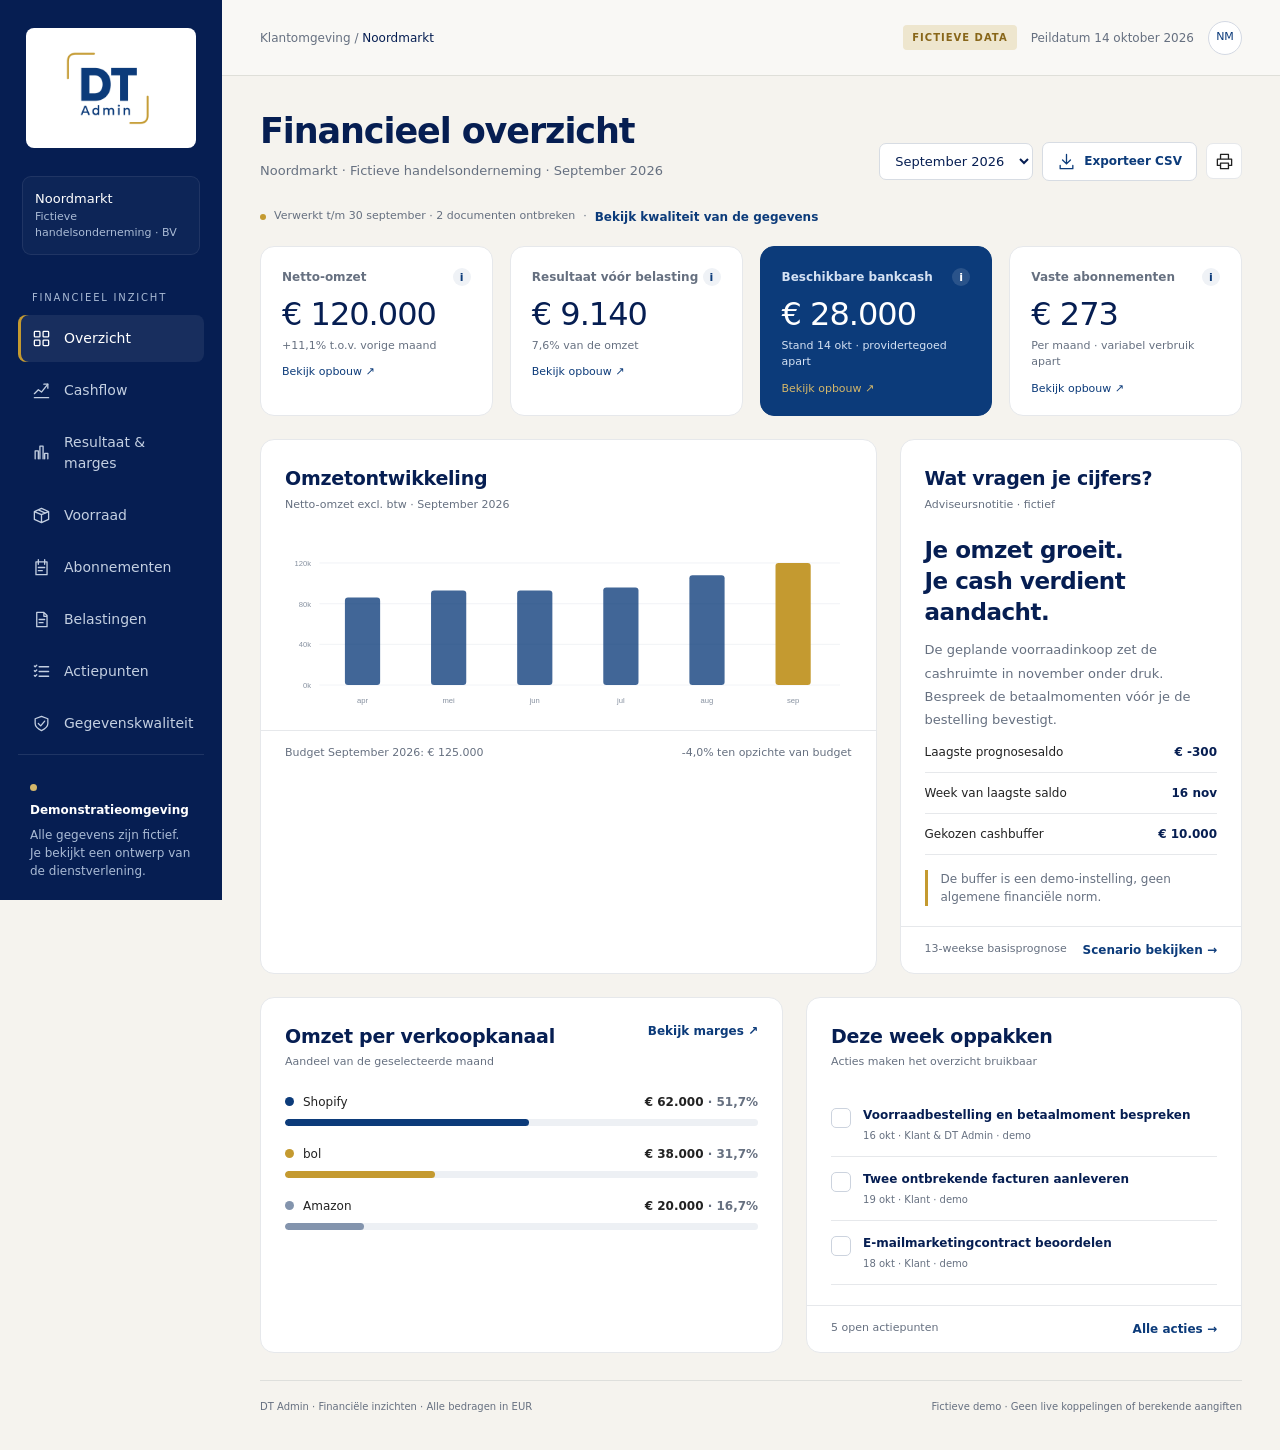
<file: index.html>
<!doctype html>
<html lang="nl">
<head>
<meta charset="utf-8"><meta name="viewport" content="width=device-width,initial-scale=1">
<meta name="description" content="DT Admin financieel dashboard — interactieve demonstratie met uitsluitend fictieve gegevens.">
<title>Financieel overzicht · DT Admin demo</title>
<link rel="icon" href="data:image/svg+xml,%3Csvg xmlns='http://www.w3.org/2000/svg' viewBox='0 0 100 100'%3E%3Crect width='100' height='100' rx='20' fill='%230C3B7A'/%3E%3Ctext x='50' y='65' text-anchor='middle' font-size='48' fill='white' font-family='sans-serif'%3EF%3C/text%3E%3C/svg%3E">
<style>
:root{--marine:#0c3b7a;--deep:#061e52;--gold:#c49a30;--lightgold:#d4b76a;--cream:#f5f3ee;--ink:#222;--muted:#667080;--line:#e6e8eb;--red:#a33b36;--redbg:#fbefed;--green:#286249;--greenbg:#edf5ef;--amber:#886619;--amberbg:#fbf5e4;--white:#fff;--radius:14px}
*{box-sizing:border-box}body{margin:0;background:var(--cream);color:var(--ink);font-family:Aptos,"Segoe UI",system-ui,sans-serif;font-size:15px;line-height:1.5}button,input,select{font:inherit}button,select{cursor:pointer}button{color:inherit}a{color:var(--marine)}button:focus-visible,a:focus-visible,input:focus-visible,select:focus-visible{outline:3px solid var(--gold);outline-offset:4px}button{border:0}svg{display:block}h1,h2,h3,p{margin:0}h1{font-size:35px;letter-spacing:-1.1px;color:var(--deep);font-weight:650;line-height:1.2}h2{font-size:19px;letter-spacing:-.25px;color:var(--deep)}h3{font-size:15px;color:var(--deep)}.muted{color:var(--muted)}.small{font-size:12px}.sr{position:absolute;clip:rect(0,0,0,0);width:1px;height:1px;overflow:hidden}.skip{position:fixed;top:-80px;left:20px;background:white;padding:12px;z-index:20}.skip:focus{top:10px}
.sidebar{position:fixed;inset:0 auto 0 0;width:222px;background:var(--deep);color:white;padding:28px 18px 20px;display:flex;flex-direction:column;z-index:8}.brand{background:white;width:170px;border-radius:8px;align-self:center;padding:8px 18px;margin-bottom:18px;display:flex;justify-content:center}.brand img{width:130px;height:104px;object-fit:contain}.sidebar .label{font-size:10px;letter-spacing:1.8px;color:#aabbd5;padding:0 14px;margin:15px 0 10px}.nav{display:flex;flex-direction:column;gap:5px}.nav button{background:transparent;color:#c3cfe1;padding:13px 14px;display:flex;align-items:center;gap:13px;border-radius:8px;text-align:left;transition:.15s;font-size:14px}.nav button:hover{background:#ffffff0b;color:white}.nav button.active{background:#ffffff12;color:white;box-shadow:inset 3px 0 var(--gold)}.icon{width:19px;height:19px;flex:none}.sidebar-bottom{margin-top:auto;border-top:1px solid #ffffff1a;padding:20px 12px 0}.demo-dot{display:inline-block;width:7px;height:7px;border-radius:50%;background:var(--lightgold);margin-right:8px}.sidebar-bottom p{color:#aabbd5;font-size:12px;margin-top:6px}.client{background:#ffffff08;border:1px solid #ffffff14;border-radius:9px;margin:10px 4px 20px;padding:12px;color:white;font-size:13px}.client small{display:block;color:#aabbd5;font-size:11px}
.shell{margin-left:222px}.topbar{height:76px;border-bottom:1px solid #dfdfd9;display:flex;justify-content:space-between;align-items:center;padding:0 38px;background:#f9f8f5;gap:16px}.top-left{display:flex;align-items:center;gap:16px}.top-right{display:flex;align-items:center;gap:14px}.crumb{font-size:12px;color:var(--muted)}.crumb b{color:var(--deep);font-weight:500}.demo-tag{font-size:10px;letter-spacing:1px;font-weight:700;padding:5px 9px;border-radius:4px;color:var(--amber);background:#eee6ce}.avatar{border:1px solid #d4d9e3;border-radius:50%;height:34px;width:34px;display:grid;place-items:center;font-size:11px;color:var(--marine);background:white}.icon-button{width:36px;height:36px;background:white;border:1px solid var(--line);border-radius:7px;display:grid;place-items:center}.menu-button{display:none}main{max-width:1560px;margin:0 auto;padding:34px 38px 36px}.heading{display:flex;justify-content:space-between;align-items:flex-end;gap:18px;margin-bottom:27px}.heading p{margin-top:9px;font-size:13px;color:var(--muted)}.toolbar{display:flex;gap:9px;align-items:center}.btn{padding:9px 14px;background:white;border:1px solid #d7dce3;border-radius:7px;display:inline-flex;align-items:center;gap:8px;font-weight:550;font-size:12px;color:var(--marine);white-space:nowrap}.btn.primary{background:var(--marine);border-color:var(--marine);color:white}.btn:hover{filter:brightness(.97)}select,input[type=search]{border:1px solid #d7dce3;border-radius:7px;background:white;padding:9px 11px;font-size:13px;color:var(--deep)}.context{display:flex;align-items:center;gap:8px;font-size:11px;color:var(--muted);margin-bottom:20px}.context .dot{background:var(--gold);width:6px;height:6px;border-radius:50%}.content{animation:appear .22s ease-out}@keyframes appear{from{opacity:.6;transform:translateY(4px)}to{opacity:1;transform:none}}
.kpis{display:grid;grid-template-columns:repeat(4,minmax(0,1fr));gap:17px;margin-bottom:23px}.kpi{padding:21px 21px 18px;background:white;border:1px solid var(--line);border-radius:var(--radius);position:relative;min-height:151px}.kpi .k-label{display:flex;align-items:center;justify-content:space-between;color:var(--muted);font-size:12px;font-weight:550}.kpi .k-value{font-size:32px;letter-spacing:-1px;font-variant-numeric:tabular-nums;color:var(--deep);margin:12px 0 8px;line-height:1}.kpi .k-hint{font-size:11px;color:var(--muted)}.kpi .k-hint.positive{color:var(--green)}.kpi .k-hint.negative{color:var(--red)}.kpi.featured{background:var(--marine);border-color:var(--marine)}.kpi.featured .k-label,.kpi.featured .k-hint{color:#d4e1f3}.kpi.featured .k-value{color:white}.info{font-size:11px;border-radius:50%;width:18px;height:18px;line-height:18px;background:#eff2f6;color:var(--marine);font-weight:700}.featured .info{background:#ffffff20;color:white}.k-link{display:block;margin-top:10px;font-size:11px;background:none;color:var(--marine);padding:0;text-align:left}.featured .k-link{color:var(--lightgold)}.grid{display:grid;gap:23px}.cols{grid-template-columns:minmax(0,1.8fr) minmax(270px,1fr)}.half{grid-template-columns:1fr 1fr}.panel{background:white;border:1px solid var(--line);border-radius:var(--radius);padding:24px;min-width:0}.panel-header{display:flex;justify-content:space-between;gap:12px;align-items:start;margin-bottom:22px}.panel-header p{font-size:11px;color:var(--muted);margin-top:4px}.panel-footer{display:flex;align-items:center;justify-content:space-between;border-top:1px solid var(--line);margin:20px -24px -24px;padding:14px 24px;font-size:11px;color:var(--muted);gap:15px}.plain-link{color:var(--marine);background:none;padding:0;font-weight:600;font-size:12px}.legend{display:flex;gap:16px;flex-wrap:wrap;font-size:11px;color:var(--muted);margin-bottom:13px}.legend span{display:flex;align-items:center;gap:7px}.legend i{width:9px;height:9px;border-radius:2px;display:inline-block}.chart{width:100%;height:auto;max-height:255px}.chart text{font-family:Aptos,"Segoe UI",sans-serif}.note{border-left:3px solid var(--gold);padding-left:13px;font-size:12px;color:var(--muted);margin-top:15px}.callout{background:#faf7ee;padding:14px 16px;border:1px solid #ece4ce;border-radius:8px;margin-bottom:21px;display:flex;gap:12px;color:var(--amber);font-size:12px}.callout strong{display:block;color:var(--deep);margin-bottom:3px}.callout .icon{margin-top:2px}.attention{background:var(--redbg);border-color:#eed7d2;color:var(--red)}.summary-title{font-size:23px;font-weight:650;letter-spacing:-.5px;line-height:1.35;color:var(--deep);margin-bottom:10px}.summary-text{color:var(--muted);font-size:13px;line-height:1.8}.metric-row{display:flex;align-items:center;justify-content:space-between;padding:11px 0;border-bottom:1px solid var(--line);font-size:12px;gap:14px}.metric-row:last-child{border:0}.metric-row strong{color:var(--deep);font-variant-numeric:tabular-nums}.tag{font-size:10px;border-radius:4px;padding:4px 7px;font-weight:600;display:inline-block;white-space:nowrap}.tag.amber{background:var(--amberbg);color:var(--amber)}.tag.green{background:var(--greenbg);color:var(--green)}.tag.red{background:var(--redbg);color:var(--red)}.tag.neutral{background:#edf0f4;color:#526276}.stack{display:flex;flex-direction:column;gap:11px}.action-row{display:flex;align-items:start;gap:12px;padding:13px 0;border-bottom:1px solid var(--line)}.action-row:last-child{border:0}.action-row p{font-size:12px;color:var(--deep);font-weight:600}.action-row small{display:block;font-size:10px;color:var(--muted);margin-top:4px}.check{width:20px;height:20px;appearance:none;border:1px solid #ccd3de;border-radius:5px;background:white;flex:none;margin:2px 0;cursor:pointer}.check:checked{background:var(--marine);border-color:var(--marine)}.check:checked:after{content:"✓";display:block;color:white;text-align:center;line-height:18px;font-size:13px}.done p{text-decoration:line-through;color:var(--muted)}.section-gap{margin-top:23px}.bottom-grid{grid-template-columns:1.2fr 1fr}.table-wrap{overflow:auto}.table{border-collapse:collapse;width:100%;font-size:12px;white-space:nowrap}.table th{text-align:left;font-size:10px;color:var(--muted);font-weight:600;letter-spacing:.3px;padding:12px 12px;border-bottom:1px solid var(--line);background:#fafafa}.table td{padding:15px 12px;border-bottom:1px solid var(--line);font-variant-numeric:tabular-nums}.table th:first-child,.table td:first-child{padding-left:0}.table th:last-child,.table td:last-child{padding-right:0}.table tbody tr:hover{background:#fafbfc}.table tfoot td{font-weight:700;background:#f8f9fb;border-bottom:0}.table .number{text-align:right}.table td .sub{font-size:10px;color:var(--muted);margin-top:3px}.channel{display:flex;align-items:center;gap:9px}.channel-dot{width:9px;height:9px;border-radius:50%;background:var(--marine);flex:none}.bar-row{margin-bottom:19px}.bar-top{display:flex;justify-content:space-between;align-items:center;font-size:12px;margin-bottom:8px}.track{height:7px;border-radius:4px;background:#edf0f4;overflow:hidden}.track div{height:100%;border-radius:4px;background:var(--marine)}.filterbar{display:flex;gap:12px;align-items:center;justify-content:space-between;margin-bottom:17px}.segmented{display:flex;gap:4px;background:#f0f2f5;border-radius:6px;padding:4px}.segmented button{padding:7px 12px;background:transparent;border-radius:4px;font-size:11px;color:var(--muted)}.segmented button.active{background:white;color:var(--marine);box-shadow:0 1px 3px #0000000c}.scenario{display:grid;grid-template-columns:1fr 1fr 1fr;gap:23px;background:#fafbfc;border:1px solid var(--line);padding:20px;border-radius:9px;margin-bottom:21px}.control label{display:flex;justify-content:space-between;font-size:12px;margin-bottom:10px;color:var(--deep);gap:10px}.control strong{font-variant-numeric:tabular-nums}.control small{display:block;color:var(--muted);font-size:10px;margin-top:7px}input[type=range]{width:100%;accent-color:var(--marine);height:15px}.forecast-summary{display:grid;grid-template-columns:repeat(3,1fr);gap:25px;padding:18px 0 2px}.forecast-summary .value{font-size:25px;font-weight:600;color:var(--deep);letter-spacing:-.5px}.forecast-summary .caption{font-size:10px;color:var(--muted);margin-top:5px}.pill-link{font-size:11px;padding:6px 10px;background:#f1f4f8;color:var(--marine);border-radius:5px}.quality-grid{display:grid;grid-template-columns:repeat(3,1fr);gap:18px}.source-card{border:1px solid var(--line);border-radius:10px;padding:19px}.source-card h3{margin-bottom:8px}.source-card p{font-size:11px;color:var(--muted);margin:8px 0}.timeline{border-left:1px solid #d9dee5;padding-left:20px}.timeline-item{position:relative;padding-bottom:25px}.timeline-item:before{content:"";width:9px;height:9px;border-radius:50%;background:var(--gold);position:absolute;left:-25px;top:5px}.timeline-item h3{font-size:13px;margin:5px 0}.timeline-item p{font-size:12px;color:var(--muted)}footer{border-top:1px solid #dedfdc;margin-top:27px;padding-top:18px;display:flex;justify-content:space-between;gap:15px;font-size:10px;color:var(--muted)}.empty{text-align:center;padding:32px;color:var(--muted);font-size:13px}dialog{padding:0;border:1px solid #dbe0e7;border-radius:14px;max-width:580px;width:calc(100% - 38px);box-shadow:0 20px 90px #061e5230}dialog::backdrop{background:#061e525c;backdrop-filter:blur(3px)}.dialog-head{padding:23px 25px;display:flex;justify-content:space-between;align-items:center;border-bottom:1px solid var(--line)}.dialog-body{padding:25px;font-size:14px;line-height:1.8;color:#526070}.dialog-body p{margin-bottom:15px}.dialog-body b{color:var(--deep)}.dialog-actions{padding:16px 25px;border-top:1px solid var(--line);display:flex;justify-content:flex-end}.toast{position:fixed;bottom:25px;left:50%;transform:translateX(-50%);background:var(--deep);color:white;padding:13px 20px;border-radius:8px;font-size:12px;z-index:15;box-shadow:0 5px 25px #061e5220;display:none}.toast.show{display:block}.mobile-overlay{display:none}.nowrap{white-space:nowrap}
@media(min-width:1600px){main{padding-top:42px}.kpi{padding:25px}.kpi .k-value{font-size:38px}}
@media(max-width:1200px){main{padding:28px 24px}.topbar{padding:0 24px}.cols{grid-template-columns:minmax(0,1.5fr) minmax(250px,1fr)}.kpi{padding:18px 15px}.kpi .k-value{font-size:27px}.heading{align-items:start}.toolbar{flex-wrap:wrap;justify-content:flex-end}.panel{padding:20px}.panel-footer{margin:20px -20px -20px;padding:14px 20px}.quality-grid{grid-template-columns:1fr 1fr}}
@media(max-width:1000px){.sidebar{width:194px;padding:24px 12px}.shell{margin-left:194px}.cols,.bottom-grid{grid-template-columns:1fr}.kpis{grid-template-columns:repeat(2,1fr)}.half{grid-template-columns:1fr}h1{font-size:30px}.scenario{gap:14px}.summary-title{font-size:22px}}
@media(max-width:760px){.sidebar{transform:translateX(-100%);transition:.2s;width:222px}.sidebar.open{transform:translateX(0)}.shell{margin-left:0}.menu-button{display:grid}.mobile-overlay.show{display:block;position:fixed;inset:0;background:#061e5260;z-index:7}.topbar{height:65px;padding:0 18px}.top-left{gap:9px}.crumb{font-size:11px}.top-right .small{display:none}main{padding:23px 18px}.heading{display:block;margin-bottom:20px}h1{font-size:28px}.toolbar{justify-content:flex-start;margin-top:17px;gap:8px}.btn{padding:8px 11px}.kpis{gap:11px}.kpi{padding:16px;min-height:147px}.kpi .k-value{font-size:28px}.kpi .k-label{font-size:11px}.panel{padding:19px}.panel-header{margin-bottom:18px}.scenario{grid-template-columns:1fr;gap:20px}.forecast-summary{gap:12px}.forecast-summary .value{font-size:21px}.quality-grid{grid-template-columns:1fr}.filterbar{flex-wrap:wrap}.filterbar input{width:100%}.segmented{overflow:auto;max-width:100%}.table{min-width:610px}.table-wrap{margin:0 -4px;padding:0 4px}.context{flex-wrap:wrap}.panel-footer{margin:18px -19px -19px;padding:13px 19px}.panel-header .btn{white-space:normal}footer{display:block;line-height:1.8}.chart{max-height:none}.toast{width:calc(100% - 36px);text-align:center}.top-right{gap:8px}}
@media(prefers-reduced-motion:reduce){*{animation:none!important;transition:none!important}}
@media print{.sidebar,.topbar,.toolbar,.context,.info,.k-link,.btn,.toast,.segmented,.scenario,.pill-link,.filterbar,dialog,.check{display:none!important}.shell{margin:0}main{padding:0;max-width:none;background:white}body{background:white}.panel,.kpi{break-inside:avoid;box-shadow:none}.cols,.half,.bottom-grid{grid-template-columns:1fr}.kpis{grid-template-columns:repeat(4,1fr)}footer{font-size:11px}.table{min-width:0}.heading p{color:#444}h1{font-size:28px}.content{animation:none}}
@media(max-width:760px){footer span{display:block}}
</style>
</head>
<body>
<a class="skip" href="#main">Naar het overzicht</a>
<div class="mobile-overlay" id="overlay"></div>
<aside class="sidebar" id="sidebar" aria-label="Hoofdnavigatie">
<div class="brand"><img src="logo.png" alt="DT Admin" width="130" height="104"></div>
<div class="client">Noordmarkt <small>Fictieve handelsonderneming · BV</small></div>
<div class="label">FINANCIEEL INZICHT</div>
<nav class="nav" id="nav"></nav>
<div class="sidebar-bottom"><span class="demo-dot"></span><strong class="small">Demonstratieomgeving</strong><p>Alle gegevens zijn fictief.<br>Je bekijkt een ontwerp van de dienstverlening.</p></div>
</aside>
<div class="shell">
<header class="topbar">
<div class="top-left"><button class="icon-button menu-button" id="menu" aria-label="Menu openen" aria-expanded="false"></button><span class="crumb">Klantomgeving <span aria-hidden="true"> / </span> <b>Noordmarkt</b></span></div>
<div class="top-right"><span class="demo-tag">FICTIEVE DATA</span><span class="small muted">Peildatum 14 oktober 2026</span><span class="avatar" aria-label="Demoklant">NM</span></div>
</header>
<main id="main" tabindex="-1">
<div class="heading"><div><h1 id="view-title">Financieel overzicht</h1><p id="view-subtitle"></p></div>
<div class="toolbar"><label class="sr" for="period">Rapportageperiode</label><select id="period"><option value="jul">Juli 2026</option><option value="aug">Augustus 2026</option><option value="sep" selected>September 2026</option></select><button class="btn" id="export"></button><button class="icon-button" id="print" aria-label="Overzicht afdrukken"></button></div></div>
<div class="context"><span class="dot"></span><span>Verwerkt t/m 30 september · 2 documenten ontbreken</span><span aria-hidden="true">·</span><button class="plain-link small" data-view="kwaliteit">Bekijk kwaliteit van de gegevens</button></div>
<div class="content" id="content"></div>
<footer><span>DT Admin · Financiële inzichten · Alle bedragen in EUR</span><span>Fictieve demo · Geen live koppelingen of berekende aangiften</span></footer>
</main>
</div>
<dialog id="dialog" aria-labelledby="dialog-title"><div class="dialog-head"><h2 id="dialog-title"></h2><button class="icon-button" id="close-dialog" aria-label="Venster sluiten">×</button></div><div class="dialog-body" id="dialog-body"></div><div class="dialog-actions"><button class="btn primary" id="ok-dialog">Begrepen</button></div></dialog>
<div class="toast" id="toast" role="status" aria-live="polite"></div>
<script>
(function(){
'use strict';
const shapes={
overview:'<rect x="3" y="3" width="7" height="7" rx="1"/><rect x="14" y="3" width="7" height="7" rx="1"/><rect x="3" y="14" width="7" height="7" rx="1"/><rect x="14" y="14" width="7" height="7" rx="1"/>',
cash:'<path d="M3 16l5-5 4 3 8-10"/><path d="M15 4h5v5"/><path d="M3 21h18"/>',
margin:'<path d="M4 20V10h4v10M10 20V4h4v16M16 20v-7h4v7"/>',
stock:'<path d="M3 7l9-4 9 4-9 4zM3 7v10l9 4 9-4V7M12 11v10M8 5l9 4"/>',
subs:'<path d="M5 5h14v16H5zM8 2v6M16 2v6M8 12h8M8 16h5"/>',
tax:'<path d="M6 3h9l4 4v14H6zM15 3v5h4M9 12h7M9 16h5"/>',
actions:'<path d="M9 6h12M9 12h12M9 18h12M3 5l1 1 2-2M3 11l1 1 2-2M3 17l1 1 2-2"/>',
quality:'<path d="M12 3l8 3v6c0 5-8 9-8 9s-8-4-8-9V6zM8 12l3 3 5-6"/>',
download:'<path d="M12 3v12M7 10l5 5 5-5M4 17v4h16v-4"/>',
print:'<path d="M7 8V3h10v5M7 17H3V9h18v8h-4M7 14h10v7H7z"/>',
menu:'<path d="M3 6h18M3 12h18M3 18h18"/>',
arrow:'<path d="M5 12h14M13 6l6 6-6 6"/>',
alert:'<path d="M12 3L2 21h20zM12 9v5M12 17v1"/>'
};
function icon(n){return '<svg class="icon" viewBox="0 0 24 24" fill="none" stroke="currentColor" stroke-width="1.65" stroke-linecap="round" stroke-linejoin="round" aria-hidden="true">'+(shapes[n]||shapes.overview)+'</svg>';}
const views=[['overzicht','Overzicht','overview'],['cashflow','Cashflow','cash'],['marges','Resultaat & marges','margin'],['voorraad','Voorraad','stock'],['abonnementen','Abonnementen','subs'],['belastingen','Belastingen','tax'],['acties','Actiepunten','actions'],['kwaliteit','Gegevenskwaliteit','quality']];
const periods={jul:{label:'Juli 2026',scale:.8,fixed:13000,budget:100000,previousRevenue:93000},aug:{label:'Augustus 2026',scale:.9,fixed:14200,budget:112000,previousRevenue:96000},sep:{label:'September 2026',scale:1,fixed:14800,budget:125000,previousRevenue:108000}};
const channels=[
{name:'Shopify',color:'#0C3B7A',revenue:62000,cogs:31000,fees:1800,shipping:4200,returns:1600,ads:8000,orders:630,newCustomers:140,repeat:26,returnPct:4.2},
{name:'bol',color:'#C49A30',revenue:38000,cogs:21280,fees:4560,shipping:2280,returns:1140,ads:2200,orders:500,newCustomers:80,repeat:null,returnPct:6.1},
{name:'Amazon',color:'#8394ad',revenue:20000,cogs:11200,fees:3000,shipping:1400,returns:600,ads:1800,orders:330,newCustomers:45,repeat:null,returnPct:5.5}
];
const stock=[
{id:'NM-101',name:'Linnen beddengoed',category:'Textiel',qty:700,cost:24,noSaleDays:8},
{id:'NM-204',name:'Keramiek servies',category:'Wonen',qty:420,cost:38,noSaleDays:4},
{id:'NM-307',name:'Tafellamp Noord',category:'Wonen',qty:210,cost:52,noSaleDays:12},
{id:'NM-112',name:'Wollen plaid',category:'Textiel',qty:600,cost:19,noSaleDays:9},
{id:'NM-221',name:'Vaas collectie Zand',category:'Wonen',qty:900,cost:16,noSaleDays:112},
{id:'NM-410',name:'Geurkaars Amber',category:'Wonen',qty:1500,cost:8,noSaleDays:138}
];
const subs=[
{id:'s1',name:'Boekhoudsoftware',description:'Financiële administratie',category:'Financiën',amount:39,cycle:'month',owner:'DT Admin · demo',renew:'2026-11-01',deadline:null,status:'bevestigd',seats:'1 administratie',usage:'Gebruik door klant bevestigd in dit fictieve voorbeeld.'},
{id:'s2',name:'E-mailmarketing',description:'Campagnes en automatiseringen',category:'Marketing',amount:95,cycle:'month',owner:'Klant · demo',renew:'2026-10-25',deadline:'2026-10-18',status:'beoordelen',seats:'5.000 contacten',usage:'Plan en contactvolume opnieuw beoordelen; geen vastgestelde verspilling.'},
{id:'s3',name:'Webhosting',description:'Hosting en onderhoud',category:'IT',amount:240,cycle:'year',owner:'Klant · demo',renew:'2026-12-01',deadline:'2026-11-01',status:'bevestigd',seats:'1 website',usage:'Jaarcontract volgens fictieve contractinformatie.'},
{id:'s4',name:'Werkplek & e-mail',description:'Mail, opslag en werkplek',category:'IT',amount:72,cycle:'month',owner:'Klant · demo',renew:'2026-11-01',deadline:null,status:'beoordelen',seats:'12 licenties',usage:'8 van 12 licenties actief volgens fictieve gebruiksbevestiging. Tarief per licentie moet worden besproken.'},
{id:'s5',name:'Ontwerptool',description:'Marketingmaterialen',category:'Marketing',amount:29,cycle:'month',owner:'Klant · demo',renew:'2026-10-30',deadline:'2026-10-23',status:'beoordelen',seats:'1 licentie',usage:'Mogelijke overlap met andere tool. Nut en resterende contractkosten eerst bespreken.'},
{id:'s6',name:'Webshop-app',description:'Productreviews',category:'Webshop',amount:18,cycle:'month',owner:'Klant · demo',renew:'2026-11-01',deadline:null,status:'bevestigd',seats:'1 shop',usage:'Onderdeel van een verzamelnota; in de telling alleen deze afzonderlijke dienst opnemen.'},
{id:'s7',name:'API & automatisering',description:'Verbruikskosten',category:'IT',amount:64,cycle:'usage',owner:'DT Admin · demo',renew:'2026-11-01',deadline:null,status:'variabel',seats:'Verbruik',usage:'Laatste maand €64. Verwachte volgende maand €85; beide fictief. Niet in vaste maandequivalenten tellen.'}
];
const obligations=[
{id:'tax1',name:'Btw kwartaal 3',amount:8600,date:'2026-10-30',state:'Voorlopige reservering',note:'Demo-inschatting; twee inkoopstukken ontbreken. Geen ingediende aangifte of betaalinstructie.'},
{id:'tax2',name:'Voorlopige VPB-termijn',amount:2200,date:'2026-11-20',state:'Fictieve planning',note:'Voorbeeldbedrag uit de demoplanning, niet berekend uit resultaat of wettelijke tarieven.'},
{id:'tax3',name:'Btw kwartaal 4',amount:9000,date:'2027-01-08',state:'Scenario-inschatting',note:'Fictieve verwachte kasuitstroom, niet de wettelijke aangiftedatum.'}
];
const tasks=[
{id:'a1',title:'Voorraadbestelling en betaalmoment bespreken',owner:'Klant & DT Admin · demo',date:'2026-10-16',priority:'Hoog',text:'De 13-weekse basisprognose raakt onder nul door geplande inkoop. Bespreek timing of financiering; dit is geen automatische bestelopdracht.'},
{id:'a2',title:'Twee ontbrekende facturen aanleveren',owner:'Klant · demo',date:'2026-10-19',priority:'Normaal',text:'Fictieve facturen voor fulfilment en voorraad ontbreken. Laat de verwerking controleren vóór een definitieve periodeafsluiting.'},
{id:'a3',title:'E-mailmarketingcontract beoordelen',owner:'Klant · demo',date:'2026-10-18',priority:'Normaal',text:'Fictieve uiterste opzegactie. Controleer inhoud en gewenste voortzetting; de demo verstuurt geen opzegging.'},
{id:'a4',title:'Retourkosten Amazon aansluiten',owner:'DT Admin · demo',date:'2026-10-20',priority:'Normaal',text:'Controleer correcties en retourkosten tegenover de platformafrekening. Geen dubbeling met creditnota’s.'},
{id:'a5',title:'Licenties werkpleksoftware nalopen',owner:'Klant · demo',date:'2026-10-23',priority:'Laag',text:'Bespreek de vier niet-actieve demolicenties. Contractvoorwaarden bepalen of aanpassing mogelijk is.'}
];
const receipts=[16000,17000,18500,20000,23000,26000,28000,24000,22000,25000,23000,17000,21000];
const operating=[13000,15000,15500,16500,19000,20000,20500,18000,17000,18500,17000,15000,16000];
const investments=[0,0,15000,0,18000,0,0,0,10000,0,0,0,0];
const taxCash=[0,8600,0,0,2200,0,0,0,0,0,0,9000,0];
let stored={};try{stored=JSON.parse(localStorage.getItem('dtadmin-demo-v1')||'{}');}catch(e){stored={};}
const state={view:'overzicht',period:'sep',channel:'all',stockFilter:'all',subFilter:'all',search:'',receiptChange:0,delay:0,buffer:10000,done:stored.done||{},subReview:stored.subReview||{}};
const $=s=>document.querySelector(s),esc=s=>String(s).replace(/[&<>"']/g,c=>({'&':'&amp;','<':'&lt;','>':'&gt;','"':'&quot;',"'":'&#39;'}[c]));
const money=(v,dec=0)=>new Intl.NumberFormat('nl-NL',{style:'currency',currency:'EUR',minimumFractionDigits:dec,maximumFractionDigits:dec}).format(v);
const pct=v=>new Intl.NumberFormat('nl-NL',{minimumFractionDigits:1,maximumFractionDigits:1}).format(v)+'%';
const dateFmt=d=>new Intl.DateTimeFormat('nl-NL',{day:'numeric',month:'short'}).format(new Date(d+'T12:00:00'));
const num=v=>new Intl.NumberFormat('nl-NL').format(v);
function persist(){try{localStorage.setItem('dtadmin-demo-v1',JSON.stringify({done:state.done,subReview:state.subReview}));}catch(e){}}
function rowsData(){const p=periods[state.period];return channels.map(c=>{const x=Object.assign({},c);['revenue','cogs','fees','shipping','returns','ads'].forEach(k=>x[k]=Math.round(c[k]*p.scale));x.orders=Math.round(c.orders*p.scale);x.newCustomers=Math.round(c.newCustomers*p.scale);x.cmBefore=x.revenue-x.cogs-x.fees-x.shipping-x.returns;x.cmAfter=x.cmBefore-x.ads;return x;});}
function metrics(){const rs=rowsData(),p=periods[state.period];const m={revenue:0,cogs:0,fees:0,shipping:0,returns:0,ads:0,orders:0,newCustomers:0,cmBefore:0,cmAfter:0};rs.forEach(r=>Object.keys(m).forEach(k=>m[k]+=r[k]));m.fixed=p.fixed;m.result=m.cmAfter-m.fixed;m.margin=m.result/m.revenue*100;m.growth=(m.revenue/p.previousRevenue-1)*100;m.gross=m.revenue-m.cogs;m.breakEven=m.fixed/(m.cmAfter/m.revenue);return m;}
function forecast(settings=state){let balance=28000,pending=0;const shift=Math.floor(settings.delay/7),fraction=(settings.delay%7)/7,scale=1+settings.receiptChange/100;const inflows=Array(13).fill(0);receipts.forEach((r,i)=>{const first=i+shift,last=first+1;const a=r*scale*(1-fraction),b=r*scale*fraction;if(first<13)inflows[first]+=a;else pending+=a;if(last<13)inflows[last]+=b;else pending+=b;});const list=inflows.map((r,i)=>{const start=balance;const out=operating[i]+investments[i]+taxCash[i];balance=Math.round((balance+r-out)*100)/100;const d=new Date('2026-10-19T12:00:00');d.setDate(d.getDate()+i*7);return {week:i+1,date:d.toISOString().slice(0,10),start:Math.round(start),receipts:Math.round(r),operating:operating[i],investment:investments[i],tax:taxCash[i],payments:out,end:Math.round(balance)};});return {list,pending:Math.round(pending),min:Math.min(...list.map(r=>r.end)),minRow:list.reduce((a,b)=>a.end<b.end?a:b),end:list[12].end,below:list.filter(r=>r.end<settings.buffer).length};}
function subMonthly(s){return s.cycle==='year'?s.amount/12:s.cycle==='month'?s.amount:0;}
function fixedSubs(){return subs.reduce((a,s)=>a+subMonthly(s),0);}
function stockTotal(){return stock.reduce((a,s)=>a+s.qty*s.cost,0);}
function tag(t,c='neutral'){return '<span class="tag '+c+'">'+esc(t)+'</span>';}
function info(key){return '<button class="info" data-info="'+key+'" aria-label="Uitleg '+key+'">i</button>';}
function card(label,value,hint,type='',target='',key=''){return '<article class="kpi '+type+'"><div class="k-label"><span>'+label+'</span>'+info(key||label)+'</div><div class="k-value">'+value+'</div><div class="k-hint">'+hint+'</div>'+(target?'<button class="k-link" data-view="'+target+'">Bekijk opbouw ↗</button>':'')+'</article>';}
function panel(title,subtitle,body,extra=''){return '<section class="panel"><div class="panel-header"><div><h2>'+title+'</h2>'+(subtitle?'<p>'+subtitle+'</p>':'')+'</div>'+extra+'</div>'+body+'</section>';}
function metric(label,value){return '<div class="metric-row"><span>'+label+'</span><strong>'+value+'</strong></div>';}
function legend(items){return '<div class="legend">'+items.map(i=>'<span><i style="background:'+i[1]+'"></i>'+i[0]+'</span>').join('')+'</div>';}
function callout(title,text,red=false){return '<div class="callout '+(red?'attention':'')+'">'+icon('alert')+'<div><strong>'+title+'</strong>'+text+'</div></div>';}
function actionRows(limit){return tasks.slice(0,limit).map(t=>'<div class="action-row '+(state.done[t.id]?'done':'')+'"><input type="checkbox" class="check" data-task="'+t.id+'" '+(state.done[t.id]?'checked':'')+' aria-label="Markeer '+esc(t.title)+' als afgerond"><div><p>'+esc(t.title)+'</p><small>'+dateFmt(t.date)+' · '+t.owner+'</small></div></div>').join('');}
function lineChart(actual,base,buffer){const vals=actual.concat(base||[]).concat([buffer,0]);const max=Math.ceil(Math.max(...vals)/10000)*10000+5000,min=Math.floor(Math.min(...vals)/10000)*10000-3000,W=740,H=245,l=54,r=16,t=17,b=32,w=W-l-r,h=H-t-b;const x=i=>l+i*w/(actual.length-1),y=v=>t+(max-v)/(max-min)*h;let v='<svg class="chart" viewBox="0 0 '+W+' '+H+'" role="img" aria-label="Cashprognose voor 13 weken. Laagste scenario-eindsaldo '+esc(money(Math.min(...actual)))+'">';for(let j=0;j<5;j++){let val=min+(max-min)*j/4;v+='<line x1="'+l+'" x2="'+(W-r)+'" y1="'+y(val)+'" y2="'+y(val)+'" stroke="#e9edf1"/><text x="'+(l-9)+'" y="'+(y(val)+4)+'" text-anchor="end" fill="#7c8797" font-size="10">'+Math.round(val/1000)+'k</text>';}v+='<line x1="'+l+'" x2="'+(W-r)+'" y1="'+y(buffer)+'" y2="'+y(buffer)+'" stroke="#c49a30" stroke-dasharray="5 5" stroke-width="1.2"/>';if(base)v+='<polyline points="'+base.map((a,i)=>x(i)+','+y(a)).join(' ')+'" fill="none" stroke="#a5b3c7" stroke-dasharray="5 4" stroke-width="2"/>';v+='<polygon points="'+x(0)+','+y(0)+' '+actual.map((a,i)=>x(i)+','+y(a)).join(' ')+' '+x(actual.length-1)+','+y(0)+'" fill="#0c3b7a" opacity=".055"/><polyline points="'+actual.map((a,i)=>x(i)+','+y(a)).join(' ')+'" fill="none" stroke="#0c3b7a" stroke-width="2.8" stroke-linejoin="round"/>';actual.forEach((a,i)=>{v+='<circle cx="'+x(i)+'" cy="'+y(a)+'" r="'+(a<buffer?4:3)+'" fill="'+(a<buffer?'#a33b36':'#0c3b7a')+'"><title>Week '+(i+1)+': '+esc(money(a))+'</title></circle>';if(i%2===0)v+='<text x="'+x(i)+'" y="'+(H-6)+'" text-anchor="middle" fill="#7c8797" font-size="10">W'+(i+1)+'</text>';});return v+'</svg>';}
function revenueChart(){const p=periods[state.period],ind=['jul','aug','sep'].indexOf(state.period),labels=['apr','mei','jun','jul','aug','sep'],values=[86000,93000,93000,96000,108000,120000].slice(0,ind+4),W=740,H=228,l=45,t=10,b=32,h=H-t-b,w=(W-l-20)/values.length,max=140000;let v='<svg class="chart" viewBox="0 0 '+W+' '+H+'" role="img" aria-label="Omzetontwikkeling tot en met '+p.label+'">';[0,40000,80000,120000].forEach(a=>{const y=t+h*(1-a/max);v+='<line x1="'+l+'" x2="725" y1="'+y+'" y2="'+y+'" stroke="#edf0f3"/><text x="34" y="'+(y+4)+'" fill="#8791a0" text-anchor="end" font-size="10">'+a/1000+'k</text>';});values.forEach((a,i)=>{const bw=Math.min(46,w*.45),x=l+i*w+(w-bw)/2,y=t+h*(1-a/max);v+='<rect x="'+x+'" y="'+y+'" width="'+bw+'" height="'+(h*a/max)+'" rx="4" fill="'+(i===values.length-1?'#c49a30':'#0c3b7a')+'" opacity="'+(i===values.length-1?'1':'.78')+'"><title>'+labels[i]+': '+esc(money(a))+'</title></rect><text x="'+(x+bw/2)+'" y="'+(H-9)+'" text-anchor="middle" fill="#8791a0" font-size="10">'+labels[i]+'</text>';});return v+'</svg>';}
function channelRows(){const m=metrics();return rowsData().map(c=>'<div class="bar-row"><div class="bar-top"><span class="channel"><i class="channel-dot" style="background:'+c.color+'"></i>'+c.name+'</span><strong>'+money(c.revenue)+' <span class="small muted">· '+pct(c.revenue/m.revenue*100)+'</span></strong></div><div class="track"><div style="width:'+(c.revenue/m.revenue*100)+'%;background:'+c.color+'"></div></div></div>').join('');}
function overview(){const m=metrics(),f=forecast(),p=periods[state.period];const growth=(m.growth>=0?'+':'')+pct(m.growth)+' t.o.v. vorige maand';return '<div class="kpis">'+card('Netto-omzet',money(m.revenue),growth,'','marges','Omzet')+card('Resultaat vóór belasting',money(m.result),pct(m.margin)+' van de omzet','','marges','Resultaat')+card('Beschikbare bankcash',money(28000),'Stand 14 okt · providertegoed apart','featured','cashflow','Cash')+card('Vaste abonnementen',money(fixedSubs()),'Per maand · variabel verbruik apart','','abonnementen','Abonnementen')+'</div><div class="grid cols">'+panel('Omzetontwikkeling','Netto-omzet excl. btw · '+p.label,revenueChart()+'<div class="panel-footer"><span>Budget '+p.label+': '+money(p.budget)+'</span><span>'+pct((m.revenue/p.budget-1)*100)+' ten opzichte van budget</span></div>')+panel('Wat vragen je cijfers?','Adviseursnotitie · fictief','<div class="summary-title">Je omzet groeit.<br>Je cash verdient aandacht.</div><p class="summary-text">De geplande voorraadinkoop zet de cashruimte in november onder druk. Bespreek de betaalmomenten vóór je de bestelling bevestigt.</p>'+metric('Laagste prognosesaldo',money(f.min))+metric('Week van laagste saldo',dateFmt(f.minRow.date))+metric('Gekozen cashbuffer',money(state.buffer))+'<div class="note">De buffer is een demo-instelling, geen algemene financiële norm.</div><div class="panel-footer"><span>13-weekse basisprognose</span><button class="plain-link" data-view="cashflow">Scenario bekijken →</button></div>')+'</div><div class="grid bottom-grid section-gap">'+panel('Omzet per verkoopkanaal','Aandeel van de geselecteerde maand',channelRows(),'<button class="plain-link" data-view="marges">Bekijk marges ↗</button>')+panel('Deze week oppakken','Acties maken het overzicht bruikbaar',actionRows(3)+'<div class="panel-footer"><span>'+tasks.filter(t=>!state.done[t.id]).length+' open actiepunten</span><button class="plain-link" data-view="acties">Alle acties →</button></div>')+'</div>';}
function cashflow(){const f=forecast(),b=forecast({receiptChange:0,delay:0,buffer:state.buffer});return '<div class="kpis">'+card('Beschikbare bankcash',money(28000),'Peildatum 14 oktober','featured','','Cash')+card('Providertegoed onderweg',money(12400),'In geplande ontvangsten opgenomen','','','Providertegoed')+card('Geblokkeerde reserve',money(3200),'Niet direct beschikbaar','','','Reserve')+card('Laagste scenario-saldo',money(f.min),'Week van '+dateFmt(f.minRow.date),'','','Forecast')+'</div>'+panel('Cashflow voor de komende 13 weken','Planning 19 oktober 2026 – 11 januari 2027 · bedragen inclusief betaalde btw','<div class="scenario"><div class="control"><label for="receipt-change">Ontvangsten <strong id="receipt-label">'+(state.receiptChange>=0?'+':'')+state.receiptChange+'%</strong></label><input id="receipt-change" type="range" min="-30" max="30" step="5" value="'+state.receiptChange+'"><small>Geplande betalingen blijven gelijk.</small></div><div class="control"><label for="delay">Ontvangst later <strong id="delay-label">'+state.delay+' dagen</strong></label><input id="delay" type="range" min="0" max="14" step="7" value="'+state.delay+'"><small>Ontvangsten schuiven door, geen omzetverlies.</small></div><div class="control"><label for="buffer">Gewenste buffer <strong id="buffer-label">'+money(state.buffer)+'</strong></label><input id="buffer" type="range" min="0" max="20000" step="1000" value="'+state.buffer+'"><small>Eigen scenario-instelling.</small></div></div><div id="forecast-result">'+forecastResult(f,b)+'</div><div class="panel-footer"><span>Resultaat en bankcash zijn verschillende grootheden.</span><button class="plain-link" id="reset-scenario">Herstel basisscenario</button></div>')+'<div class="section-gap">'+panel('Weekplanning','Klik op een week voor de opbouw. Opnieuw rekenen verandert alleen het scenario.','<div id="forecast-table">'+forecastTable(f)+'</div>')+'</div>';}
function forecastResult(f,b){let text=f.min<0?'De planning komt onder nul. Bespreek inkoopmomenten of financiering.':f.below?'De planning raakt je gekozen buffer. Bespreek de timing van verplichtingen.':'De geplande saldi blijven boven je gekozen buffer; controleer de aannames.';return callout(f.min<0?'Negatief saldo in het scenario':f.below?'Cashbuffer vraagt aandacht':'Binnen de gekozen buffer',text,f.min<0)+legend([['Scenario','#0C3B7A'],['Basisplanning','#a5b3c7'],['Gekozen buffer','#c49a30']])+lineChart(f.list.map(r=>r.end),b.list.map(r=>r.end),state.buffer)+'<div class="forecast-summary"><div><div class="value">'+money(f.end)+'</div><div class="caption">Eindsaldo na 13 weken</div></div><div><div class="value">'+f.below+' weken</div><div class="caption">Onder gekozen buffer</div></div><div><div class="value">'+money(f.pending)+'</div><div class="caption">Ontvangsten na deze horizon</div></div></div><div class="note">Providertegoed telt eenmaal als toekomstige ontvangst. Belastingbetalingen staan eenmaal in de kasplanning. De maandfilter verandert deze actuele prognose niet.</div>';}
function forecastTable(f){return '<div class="table-wrap"><table class="table"><thead><tr><th>Week vanaf</th><th class="number">Begin</th><th class="number">Ontvangsten</th><th class="number">Betalingen</th><th class="number">Eind</th><th>Signaal</th></tr></thead><tbody>'+f.list.map(r=>'<tr><td><button class="plain-link" data-week="'+r.week+'">'+dateFmt(r.date)+'</button></td><td class="number">'+money(r.start)+'</td><td class="number">'+money(r.receipts)+'</td><td class="number">'+money(r.payments)+'</td><td class="number" style="color:'+(r.end<state.buffer?'var(--red)':'var(--deep)')+'">'+money(r.end)+'</td><td>'+tag(r.end<0?'Onder nul':r.end<state.buffer?'Onder buffer':'Boven buffer',r.end<0?'red':r.end<state.buffer?'amber':'green')+'</td></tr>').join('')+'</tbody></table></div>';}
function margins(){const total=metrics(),rs=rowsData().filter(r=>state.channel==='all'||r.name===state.channel),sum=k=>rs.reduce((a,r)=>a+r[k],0);return '<div class="kpis">'+card('CM vóór advertenties',money(sum('cmBefore')),'Na variabele kosten, vóór ads','','','CM voor')+card('Advertentiekosten',money(sum('ads')),'Eenmaal aftrekken','','','Advertenties')+card('CM ná advertenties',money(sum('cmAfter')),'Voor bijdrage aan vaste kosten','featured','','CM na')+card('Paid CAC',money(sum('ads')/sum('newCustomers'),2),'Op fictieve attributie · geen volledige CAC','','','CAC')+'</div>'+panel('Kanaalmarge','Netto-omzet exclusief btw; variabele kosten apart.','<div class="filterbar"><div class="segmented" role="group" aria-label="Kanaalfilter">'+['all','Shopify','bol','Amazon'].map(c=>'<button data-channel="'+c+'" class="'+(state.channel===c?'active':'')+'" aria-pressed="'+(state.channel===c)+'">'+(c==='all'?'Alle kanalen':c)+'</button>').join('')+'</div><span class="small muted">Periode: '+periods[state.period].label+'</span></div><div class="table-wrap"><table class="table"><thead><tr><th>Kanaal</th><th class="number">Omzet</th><th class="number">Variabele kosten</th><th class="number">CM vóór ads</th><th class="number">Ads</th><th class="number">CM ná ads</th></tr></thead><tbody>'+rs.map(r=>'<tr><td><button class="plain-link" data-channel-detail="'+r.name+'">'+r.name+' ↗</button></td><td class="number">'+money(r.revenue)+'</td><td class="number">'+money(r.revenue-r.cmBefore)+'</td><td class="number">'+money(r.cmBefore)+'</td><td class="number">'+money(r.ads)+'</td><td class="number">'+money(r.cmAfter)+'</td></tr>').join('')+'</tbody><tfoot><tr><td>Geselecteerd</td>'+['revenue',null,'cmBefore','ads','cmAfter'].map(k=>'<td class="number">'+money(k?sum(k):sum('revenue')-sum('cmBefore'))+'</td>').join('')+'</tr></tfoot></table></div><div class="note">CM = contribution margin: wat overblijft na afgesproken variabele kosten. Advertenties niet nogmaals aftrekken van CM ná ads.</div>')+'<div class="grid half section-gap">'+panel('Van omzet naar resultaat','Gehele onderneming, ook wanneer een kanaalfilter actief is.',metric('Netto-omzet',money(total.revenue))+metric('Kostprijs verkochte goederen','− '+money(total.cogs))+metric('Fees, logistiek en retourkosten','− '+money(total.fees+total.shipping+total.returns))+metric('Advertenties','− '+money(total.ads))+metric('Vaste kosten','− '+money(total.fixed))+metric('Resultaat vóór belasting',money(total.result)))+panel('Inzicht met passende gegevens','Geen schijnprecisie uit ontbrekende data.',metric('Gemiddelde orderwaarde',money(sum('revenue')/sum('orders'),2))+metric('Orders',num(sum('orders')))+metric('Break-evenomzet · gehele bedrijf',money(total.breakEven))+metric('CAC-terugverdientijd',tag('Cohortdata ontbreken','amber'))+'<div class="note">Break-even gebruikt de CM-ratio ná variabele advertenties. Vaste kosten zijn niet aan kanalen toegerekend. CAC payback vraagt cohortmarges; een omzetgrafiek alleen is onvoldoende.</div>')+'</div>';}
function inventory(){const m=metrics(),risk=stock.filter(s=>s.noSaleDays>90).reduce((a,s)=>a+s.qty*s.cost,0),list=stock.filter(s=>state.stockFilter==='all'||(state.stockFilter==='risk'&&s.noSaleDays>90));return '<div class="kpis">'+card('Voorraad tegen kostprijs',money(stockTotal()),'Fictieve huidige voorraad','featured','','Voorraad')+card('Zonder verkoop >90 dagen',money(risk),pct(risk/stockTotal()*100)+' van de voorraadwaarde','','','Slow movers')+card('GMROI · geselecteerde maand',(m.gross/84000).toFixed(2).replace('.',',')+'×','Brutowinst / gemiddelde voorraad €84.000','','','GMROI')+card('Productgroepen','2','Wonen en textiel','','','Voorraad')+'</div>'+panel('Voorraad die aandacht verdient','Inkoopwaarde inclusief gekozen kosten; hoeveelheden zijn fictief.','<div class="filterbar"><div class="segmented" role="group" aria-label="Voorraadfilter"><button data-stock="all" class="'+(state.stockFilter==='all'?'active':'')+'">Alle producten</button><button data-stock="risk" class="'+(state.stockFilter==='risk'?'active':'')+'">Meer dan 90 dagen geen verkoop</button></div><span class="small muted">Snapshot 14 oktober · maandfilter beïnvloedt alleen GMROI</span></div><div class="table-wrap"><table class="table"><thead><tr><th>Product</th><th class="number">Aantal</th><th class="number">Kostprijs</th><th class="number">Voorraadwaarde</th><th class="number">Dagen zonder verkoop</th><th>Beoordeling</th></tr></thead><tbody>'+list.map(s=>'<tr><td><strong>'+s.name+'</strong><div class="sub">'+s.id+' · '+s.category+'</div></td><td class="number">'+num(s.qty)+'</td><td class="number">'+money(s.cost)+'</td><td class="number">'+money(s.qty*s.cost)+'</td><td class="number">'+s.noSaleDays+'</td><td>'+tag(s.noSaleDays>90?'Bespreken':'Recent verkocht',s.noSaleDays>90?'amber':'green')+'</td></tr>').join('')+'</tbody></table></div><div class="note">90 dagen is hier een gekozen demosignaal. Seizoen en producttype bepalen of actie nodig is. Voorraad is geen direct beschikbare cash; GMROI wordt niet ongemerkt naar een jaar omgerekend.</div>')+'<div class="section-gap">'+panel('Gesprek over voorraad','Een signaal leidt tot een vraag, geen automatische korting.',callout('Twee productlijnen nader bekijken','Vaas collectie Zand en Geurkaars Amber leggen samen '+money(risk)+' vast. Bespreek seizoen, verkoopplan en geplande nieuwe inkoop.')+'<button class="btn" data-task-detail="a1">Bekijk het bijbehorende actiepunt '+icon('arrow')+'</button>')+'</div>';}
function filteredSubs(){return subs.filter(s=>(state.subFilter==='all'||(state.subFilter==='review'&&s.status==='beoordelen')||(state.subFilter==='year'&&s.cycle==='year'))&&[s.name,s.description,s.category].join(' ').toLowerCase().includes(state.search.toLowerCase()));}
function subscriptionRows(){const list=filteredSubs();return list.length?list.map(s=>'<tr><td><button class="plain-link" data-sub="'+s.id+'">'+s.name+' ↗</button><div class="sub">'+s.description+'</div></td><td>'+s.category+'</td><td class="number">'+money(s.amount)+'<div class="sub">'+(s.cycle==='year'?'per jaar':s.cycle==='usage'?'laatste verbruik':'per maand')+'</div></td><td class="number">'+(s.cycle==='usage'?'Variabel':money(subMonthly(s)))+'</td><td>'+dateFmt(s.renew)+'</td><td>'+(s.deadline?dateFmt(s.deadline):'—')+'</td><td>'+tag(state.subReview[s.id]?'Voor overleg':s.status==='beoordelen'?'Beoordelen':s.status==='variabel'?'Variabel':'Bevestigd',state.subReview[s.id]||s.status==='beoordelen'?'amber':s.status==='variabel'?'neutral':'green')+'</td></tr>').join(''):'<tr><td colspan="7" class="empty">Geen abonnementen gevonden voor dit filter.</td></tr>';}
function subscriptions(){return '<div class="kpis">'+card('Vaste maandkosten',money(fixedSubs()),'Jaarbedragen / 12 · excl. aftrekbare btw','featured','','Abonnementen')+card('Vaste kosten per jaar',money(fixedSubs()*12),'Genormaliseerd, geen betaalplanning','','','Jaarkosten')+card('Variabel verbruik',money(64),'Laatste maand · verwachting €85','','','Variabel')+card('Te beoordelen','3','Contract en gebruik bespreken','','','Contracten')+'</div>'+panel('Je terugkerende verplichtingen','Fictieve diensten, contracten en bedragen; geen leverancierstarieven.','<div class="filterbar"><div class="segmented" role="group" aria-label="Abonnementfilter">'+[['all','Alles'],['review','Te beoordelen'],['year','Jaarbetaling']].map(a=>'<button data-subfilter="'+a[0]+'" class="'+(state.subFilter===a[0]?'active':'')+'">'+a[1]+'</button>').join('')+'</div><label class="sr" for="subsearch">Zoek abonnement</label><input type="search" id="subsearch" placeholder="Zoek een abonnement" value="'+esc(state.search)+'"></div><div class="table-wrap"><table class="table"><thead><tr><th>Dienst</th><th>Categorie</th><th class="number">Bedrag</th><th class="number">Per maand</th><th>Verlenging</th><th>Opzegactie vóór</th><th>Status</th></tr></thead><tbody id="subscription-rows">'+subscriptionRows()+'</tbody></table></div><div class="note">Contractdata zijn bevestigd in deze fictieve dataset. De demo zegt niet dat een echte factuur automatisch opzegdata of gebruik bewijst. Verzamelnota’s worden niet dubbel geteld.</div>')+'<div class="grid half section-gap">'+panel('Eerst bespreken','Voorgestelde verbeteringen zijn nog geen besparing.',metric('Ontwerptool · mogelijke overlap',money(29)+' / maand')+metric('Werkpleksoftware', '4 licenties nader bekijken')+'<p class="summary-text" style="margin-top:14px">Een besparing is pas gerealiseerd na een bevestigde wijziging en rekening houden met resterende contractkosten. De demo kan alleen een overlegpunt markeren.</p>')+panel('Komende momenten','Betaaldatum en kostenperiode zijn niet hetzelfde.','<div class="timeline"><div class="timeline-item"><span class="small muted">18 oktober</span><h3>E-mailmarketing beoordelen</h3><p>Fictieve uiterste opzegactie vóór verlenging op 25 oktober.</p></div><div class="timeline-item"><span class="small muted">1 november</span><h3>Hostingcontract beoordelen</h3><p>€240 jaarbetaling gepland op 1 december; maandkosten zijn €20.</p></div></div>')+'</div>';}
function taxes(){return '<div class="kpis">'+card('Btw kwartaal 3',money(8600),'Voorlopige fictieve reservering','featured','','Belastingen')+card('VPB-termijn',money(2200),'Fictieve planningspost','','','Belastingen')+card('Open documenten','2','Eerst controleren voor definitieve verwerking','','kwaliteit','Datakwaliteit')+card('Fiscale status','Voorlopig','Demo, geen aangifteberekening','','','Belastingen')+'</div>'+panel('Verplichtingen in de planning','Datums en bedragen zijn demoplanning, geen wettelijke deadlines.',callout('Controle vóór een definitief bedrag','De twee ontbrekende documenten kunnen de fiscale positie wijzigen. Dit dashboard voert geen aangifte uit.')+'<div class="table-wrap"><table class="table"><thead><tr><th>Onderwerp</th><th class="number">Bedrag</th><th>Gepland betaalmoment</th><th>Status</th><th>Uitleg</th></tr></thead><tbody>'+obligations.map(t=>'<tr><td><strong>'+t.name+'</strong></td><td class="number">'+money(t.amount)+'</td><td>'+dateFmt(t.date)+' '+t.date.slice(0,4)+'</td><td>'+tag(t.state,'amber')+'</td><td><button class="plain-link" data-tax="'+t.id+'">Bekijk aannames ↗</button></td></tr>').join('')+'</tbody></table></div><div class="note">Kasuitstroom is meegenomen in de betreffende prognoseweek. Een mentale reservering is niet nog een tweede betaling. IB/VPB verschilt per rechtsvorm; hier wordt geen persoonlijk belastingadvies berekend.</div>')+'<div class="section-gap">'+panel('Compleetheid vóór aangifte','Een groene aansluiting is geen bewijs dat de belastingbehandeling klopt.',metric('Bronnen en ontbrekende stukken','2 stukken nog opvragen')+metric('Fiscale verwerking','Door dossierhouder beoordelen')+metric('Indiening','Niet uitgevoerd in deze demo'))+'</div>';}
function actions(){return panel('Besluiten en opvolging','Afvinken wordt alleen in deze browser opgeslagen.','<div class="filterbar"><span class="small muted">'+tasks.filter(t=>!state.done[t.id]).length+' van '+tasks.length+' acties open</span><button class="btn" id="reset-tasks">Herstel demo-acties</button></div>'+tasks.map(t=>'<div class="action-row '+(state.done[t.id]?'done':'')+'"><input type="checkbox" class="check" data-task="'+t.id+'" '+(state.done[t.id]?'checked':'')+' aria-label="'+esc(t.title)+' afronden"><div style="flex:1"><p>'+t.title+'</p><small>'+t.owner+' · '+dateFmt(t.date)+'</small><p class="summary-text" style="font-weight:400;margin-top:9px">'+t.text+'</p></div>'+tag(t.priority,t.priority==='Hoog'?'red':t.priority==='Normaal'?'amber':'neutral')+'</div>').join(''))+'<div class="section-gap">'+panel('Voor de volgende bespreking','Vragen die tot een beslissing kunnen leiden.','<p class="summary-text">Kunnen we de voorraadbetaling verplaatsen? Welke abonnementsplannen passen bij werkelijk gebruik? Zijn de retourkosten en twee ontbrekende facturen verwerkt? Maak pas een besluit wanneer de gegevens en bevoegdheden duidelijk zijn.</p>')+'</div>';}
function quality(){const data=[['Boekhouding','Moneybird · voorbeeldexport','Verwerkt t/m 30 september','Twee documenten ontbreken','amber'],['Orders','Shopify, bol en Amazon · fictief','Geselecteerde rapportageperiode','Voorbeeldboekingen aangesloten','green'],['Betalingen','Bank en PSP · fictief','Peildatum 14 oktober','Onderweg/reserve apart verwerkt','green'],['Voorraad','Fictief voorraadbestand','Snapshot 14 oktober','Kostprijs en aantallen voorbeeld','green'],['Abonnementen','Fictieve contractlijst','Peildatum 14 oktober','Gebruik bij drie diensten bespreken','amber'],['Marketing','Fictieve advertentieallocatie','Geselecteerde rapportageperiode','Geen cohortdata voor payback','amber']];return panel('Bronnen en controle','Dit zijn voorbeeldbronnen; er zijn geen accounts verbonden.','<div class="quality-grid">'+data.map(a=>'<article class="source-card"><h3>'+a[0]+'</h3>'+tag(a[3],a[4])+'<p>'+a[1]+'</p><p>'+a[2]+'</p></article>').join('')+'<div class="note">Deze statussen beschrijven de fictieve dataset. Een werkend echt product vereist autorisatie, veilige klantscheiding, bronlogging en inhoudelijke controles.</div>')+'<div class="grid half section-gap">'+panel('Definities zijn zichtbaar','Klik op de informatieknoppen bij cijfers.',metric('Omzet en marge','Excl. aftrekbare btw')+metric('Cashprognose','Werkelijke betaalbedragen incl. btw')+metric('Niet berekenbaar','NVT of ontbrekende gegevens')+metric('Peildatum','Per onderdeel vermeld'))+panel('Nog vóór echte klantinzet','De demonstratie is geen productieomgeving.','<p class="summary-text">Live koppelingen, accounts en rechten, veilige opslag, fiscale review, betrouwbare voorraad- en orderdata en een ondersteuningsproces moeten worden ingericht. Afgeronde demo-acties en overlegmarkeringen worden alleen in je browser bewaard.</p>')+'</div>';}
const descriptions={
Omzet:'Netto verkoopomzet van de geselecteerde maand, exclusief btw. De demo gebruikt orders als omzetbron; een platformuitbetaling wordt niet opnieuw als omzet geteld.',
Resultaat:'CM ná advertenties minus vaste kosten. Dit is resultaat vóór winstbelasting en geen banksaldo. Voorraadinkoop kan cash vragen zonder dezelfde maand volledig een kostenpost te worden.',
Cash:'€28.000 beschikbare bankcash op de fictieve peildatum. €12.400 providertegoed onderweg en €3.200 geblokkeerde reserve staan apart. Onderweg geld is eenmaal meegenomen in toekomstige ontvangsten.',
Abonnementen:'€273 vaste maandequivalenten, inclusief €240/12 voor hosting. €64 laatst verbruik en €85 verwacht variabel verbruik worden apart getoond. Dit is geen echte leverancierstariefvergelijking.',
'CM voor':'Netto-omzet min kostprijs verkochte goederen, fees, verzending en toegerekende retourkosten. Advertenties zijn hierin nog niet afgetrokken.',
'CM na':'CM vóór advertenties min eenmaal de advertentiekosten. Het resterende bedrag draagt bij aan vaste kosten en resultaat.',
Advertenties:'Fictieve toegerekende advertentiekosten van de geselecteerde maand en kanalen. Ze worden één keer afgetrokken.',
CAC:'Paid CAC = fictieve advertentiekosten gedeeld door toegerekende nieuwe klanten. Personeel, bureaukosten en andere acquisitiekosten ontbreken; dit is geen volledige CAC. Attributie en klantidentiteit beïnvloeden de uitkomst.',
Providertegoed:'€12.400 staat onderweg. Het is geen extra beschikbaar banksaldo. De prognoseontvangsten bevatten deze vordering al; niet nogmaals optellen.',
Reserve:'€3.200 voorbeeldreserve bij een platform is geblokkeerd. Niet als direct besteedbaar opnemen; vrijval zou een afzonderlijke prognoseaanname zijn.',
Forecast:'Beginbeschikbare cash plus toekomstige ontvangsten minus betalingen. Scenario’s schuiven ontvangsten en veranderen hun omvang; geplande betalingen blijven gelijk. De prognose is geen garantie.',
Voorraad:'Voorraad tegen de fictieve kostprijs: aantal × eenheidskostprijs. Voorraadwaarde is geen beschikbare cash.',
'Slow movers':'Voorbeeldsignaal bij meer dan 90 dagen zonder verkoop. Geen universele definitie van waardeloze voorraad; seizoen en producttype moeten worden beoordeeld.',
GMROI:'Brutowinst in de geselecteerde maand / gemiddelde voorraadwaarde van €84.000 uit de fictieve dataset. Dit is een maandratio, niet een jaarlijkse GMROI. Huidige en gemiddelde voorraad zijn verschillende standen.',
Jaarkosten:'Genormaliseerde vaste maandkosten × 12. Werkelijke betaaldagen wijken hiervan af, onder meer bij hosting met een jaarbetaling.',
Variabel:'De fictieve API-dienst kostte laatst €64; verwachting is €85. Deze post telt niet bij de vaste €273. Variabele kosten vragen een afzonderlijke raming.',
Contracten:'Opzegactie en verlenging komen hier uit fictieve contractgegevens. Een banktransactie bewijst die voorwaarden niet. Alleen de klant kan besluiten een echte overeenkomst te wijzigen.',
Belastingen:'Voorbeeldverplichtingen, niet berekend volgens fiscale tarieven. De datums zijn fictieve betaalplanning. Geen aangiften, bevestigde aanslagen of uitvoerbare betaalinstructies.',
Datakwaliteit:'Twee stukken ontbreken in deze fictieve periode. Dat kan het resultaat en de belastinginschatting beïnvloeden. Een geïmporteerde transactie is nog geen inhoudelijk gecontroleerde boeking.'
};
function showDialog(title,body){$('#dialog-title').textContent=title;$('#dialog-body').innerHTML=body;$('#dialog').showModal();}
function toast(text){$('#toast').textContent=text;$('#toast').classList.add('show');clearTimeout(window.toastTimer);window.toastTimer=setTimeout(()=>$('#toast').classList.remove('show'),3200);}
function showSub(id){const s=subs.find(s=>s.id===id);showDialog(s.name,'<p>'+esc(s.usage)+'</p>'+metric('Bedrag/ritme',money(s.amount)+' · '+(s.cycle==='year'?'per jaar':s.cycle==='usage'?'laatst verbruik':'per maand'))+metric('Maandequivalent',s.cycle==='usage'?'Variabel':money(subMonthly(s)))+metric('Verlenging',dateFmt(s.renew))+metric('Uiterste opzegactie',s.deadline?dateFmt(s.deadline):'Niet vastgelegd')+metric('Verantwoordelijke',s.owner)+'<p class="small" style="margin-top:16px">Alle voorwaarden en bedragen zijn fictief. Een overlegmarkering zegt geen overeenkomst op.</p><button class="btn primary" data-review-sub="'+s.id+'">'+(state.subReview[s.id]?'Overlegmarkering verwijderen':'Markeer voor overleg')+'</button>');}
function render(){const def=views.find(v=>v[0]===state.view);$('#view-title').textContent=state.view==='overzicht'?'Financieel overzicht':def[1];document.title=def[1]+' · DT Admin demo';$('#view-subtitle').textContent=state.view==='cashflow'?'Vooruitkijken naar ontvangsten, verplichtingen en cashruimte.':state.view==='marges'?'Zie wat een kanaal bijdraagt en wat je bedrijf overhoudt.':state.view==='abonnementen'?'Weten waar je voor betaalt en wanneer je moet handelen.':'Noordmarkt · Fictieve handelsonderneming · '+periods[state.period].label;$('#nav').innerHTML=views.map(v=>'<button data-view="'+v[0]+'" class="'+(state.view===v[0]?'active':'')+'" '+(state.view===v[0]?'aria-current="page"':'')+'>'+icon(v[2])+'<span>'+v[1]+'</span></button>').join('');const map={overzicht:overview,cashflow:cashflow,marges:margins,voorraad:inventory,abonnementen:subscriptions,belastingen:taxes,acties:actions,kwaliteit:quality};$('#content').innerHTML=map[state.view]();$('#content').classList.remove('content');void $('#content').offsetWidth;$('#content').classList.add('content');}
function setView(v){state.view=v;render();$('#sidebar').classList.remove('open');$('#overlay').classList.remove('show');$('#menu').setAttribute('aria-expanded','false');window.scrollTo({top:0,behavior:'auto'});}
function exportRows(){const m=metrics();if(state.view==='cashflow')return [['Demo cashprognose','Week vanaf','Begin','Ontvangsten','Betalingen','Eind']].concat(forecast().list.map(r=>['Fictief',r.date,r.start,r.receipts,r.payments,r.end]));if(state.view==='abonnementen')return [['Fictieve dienst','Ritme','Bedrag','Maandequivalent','Verlenging','Opzegactie']].concat(filteredSubs().map(s=>[s.name,s.cycle,s.amount,s.cycle==='usage'?'Variabel':subMonthly(s),s.renew,s.deadline||'Onbekend']));if(state.view==='marges')return [['Fictief kanaal','Periode','Omzet','Variabele kosten','CM voor ads','Ads','CM na ads']].concat(rowsData().filter(r=>state.channel==='all'||r.name===state.channel).map(r=>[r.name,periods[state.period].label,r.revenue,r.revenue-r.cmBefore,r.cmBefore,r.ads,r.cmAfter]));if(state.view==='voorraad')return [['Fictief product','Aantal','Kostprijs','Waarde','Dagen zonder verkoop']].concat(stock.filter(s=>state.stockFilter==='all'||s.noSaleDays>90).map(s=>[s.name,s.qty,s.cost,s.qty*s.cost,s.noSaleDays]));if(state.view==='acties')return [['Fictieve actie','Eigenaar','Datum','Afgerond']].concat(tasks.map(t=>[t.title,t.owner,t.date,state.done[t.id]?'Ja':'Nee']));if(state.view==='belastingen')return [['Fictieve planningspost','Bedrag','Demobetaaldatum','Status']].concat(obligations.map(t=>[t.name,t.amount,t.date,t.state]));return [['DT Admin fictieve demo','Periode',periods[state.period].label],['Maatstaf','Waarde','Eenheid'],['Netto-omzet',m.revenue,'EUR excl btw'],['Resultaat voor belasting',m.result,'EUR'],['Beschikbare bankcash',28000,'EUR peildatum 2026-10-14'],['Providertegoed onderweg',12400,'EUR apart'],['Platformreserve',3200,'EUR geblokkeerd'],['Vaste abonnementen per maand',fixedSubs(),'EUR']];}
function downloadCSV(){const rows=exportRows(),csv='\uFEFF'+rows.map(row=>row.map(v=>'"'+String(v).replace(/"/g,'""')+'"').join(';')).join('\r\n');const url=URL.createObjectURL(new Blob([csv],{type:'text/csv;charset=utf-8'}));const a=document.createElement('a');a.href=url;a.download='DT-Admin-demo-'+state.view+'-'+state.period+'.csv';document.body.appendChild(a);a.click();a.remove();setTimeout(()=>URL.revokeObjectURL(url),2000);toast('Het overzicht is geëxporteerd met fictieve gegevens.');}
document.addEventListener('click',e=>{const el=e.target.closest('button');if(!el)return;if(el.dataset.view){setView(el.dataset.view);return;}if(el.dataset.info){showDialog(el.dataset.info,'<p>'+esc(descriptions[el.dataset.info]||'Deze maatstaf gebruikt uitsluitend fictieve gegevens.')+'</p>');return;}if(el.dataset.channel){state.channel=el.dataset.channel;render();return;}if(el.dataset.stock){state.stockFilter=el.dataset.stock;render();return;}if(el.dataset.subfilter){state.subFilter=el.dataset.subfilter;render();return;}if(el.dataset.sub){showSub(el.dataset.sub);return;}if(el.dataset.reviewSub){state.subReview[el.dataset.reviewSub]=!state.subReview[el.dataset.reviewSub];persist();$('#dialog').close();render();toast('Overlegmarkering opgeslagen in deze browser.');return;}if(el.dataset.tax){const t=obligations.find(t=>t.id===el.dataset.tax);showDialog(t.name,'<p>'+t.note+'</p>'+metric('Fictief bedrag',money(t.amount))+metric('Gepland demomoment',dateFmt(t.date))+'<p class="small" style="margin-top:18px">Het echte aangifte-/betaalmoment volgt uit de toepasselijke opdracht en officiële gegevens. Deze demo berekent dat niet.</p>');return;}if(el.dataset.week){const r=forecast().list[Number(el.dataset.week)-1];showDialog('Week vanaf '+dateFmt(r.date),metric('Begin bankcash',money(r.start))+metric('Ontvangsten','+ '+money(r.receipts))+metric('Operationele betalingen','− '+money(r.operating))+metric('Geplande voorraad/investeringen','− '+money(r.investment))+metric('Fictieve belastingbetaling','− '+money(r.tax))+metric('Eind bankcash',money(r.end))+'<p class="small" style="margin-top:16px">Alle bedragen zijn fictief. De begrotingspost voorraad is een kasbetaling, niet automatisch directe maandkosten.</p>');return;}if(el.dataset.channelDetail){const c=rowsData().find(c=>c.name===el.dataset.channelDetail);showDialog(c.name+' · '+periods[state.period].label,metric('Netto-omzet',money(c.revenue))+metric('Inkoop','− '+money(c.cogs))+metric('Fees','− '+money(c.fees))+metric('Verzending','− '+money(c.shipping))+metric('Retourkosten','− '+money(c.returns))+metric('CM vóór advertenties',money(c.cmBefore))+metric('Advertenties','− '+money(c.ads))+metric('CM ná advertenties',money(c.cmAfter))+'<p class="small" style="margin-top:16px">Na deze bijdrage volgen nog vaste bedrijfskosten. Vaste kosten zijn in de demo niet per kanaal verdeeld.</p>');return;}if(el.dataset.taskDetail){const t=tasks.find(t=>t.id===el.dataset.taskDetail);showDialog(t.title,'<p>'+t.text+'</p>'+metric('Eigenaar',t.owner)+metric('Bespreken vóór',dateFmt(t.date)));return;}if(el.id==='reset-scenario'){state.receiptChange=0;state.delay=0;state.buffer=10000;render();return;}if(el.id==='reset-tasks'){state.done={};state.subReview={};persist();render();toast('Demo-acties hersteld.');return;}});
document.addEventListener('change',e=>{if(e.target.id==='period'){state.period=e.target.value;render();}if(e.target.dataset.task){state.done[e.target.dataset.task]=e.target.checked;persist();render();toast('Actiestatus alleen in deze browser bijgewerkt.');}});
document.addEventListener('input',e=>{if(e.target.id==='subsearch'){state.search=e.target.value;$('#subscription-rows').innerHTML=subscriptionRows();}if(['receipt-change','delay','buffer'].includes(e.target.id)){if(e.target.id==='receipt-change')state.receiptChange=Number(e.target.value);if(e.target.id==='delay')state.delay=Number(e.target.value);if(e.target.id==='buffer')state.buffer=Number(e.target.value);$('#receipt-label').textContent=(state.receiptChange>=0?'+':'')+state.receiptChange+'%';$('#delay-label').textContent=state.delay+' dagen';$('#buffer-label').textContent=money(state.buffer);$('#forecast-result').innerHTML=forecastResult(forecast(),forecast({receiptChange:0,delay:0,buffer:state.buffer}));$('#forecast-table').innerHTML=forecastTable(forecast());}});
$('#export').innerHTML=icon('download')+'Exporteer CSV';$('#export').addEventListener('click',downloadCSV);$('#print').innerHTML=icon('print');$('#print').addEventListener('click',()=>window.print());$('#menu').innerHTML=icon('menu');$('#menu').addEventListener('click',()=>{const open=$('#sidebar').classList.toggle('open');$('#overlay').classList.toggle('show',open);$('#menu').setAttribute('aria-expanded',String(open));});$('#overlay').addEventListener('click',()=>{$('#sidebar').classList.remove('open');$('#overlay').classList.remove('show');$('#menu').setAttribute('aria-expanded','false');});['close-dialog','ok-dialog'].forEach(id=>$('#'+id).addEventListener('click',()=>$('#dialog').close()));
window.DT_DEMO={state,metrics,forecast,rowsData,fixedSubs,stockTotal,exportRows,subs,stock,tasks,setView,render};
render();
})();
</script>
</body>
</html>
</file>
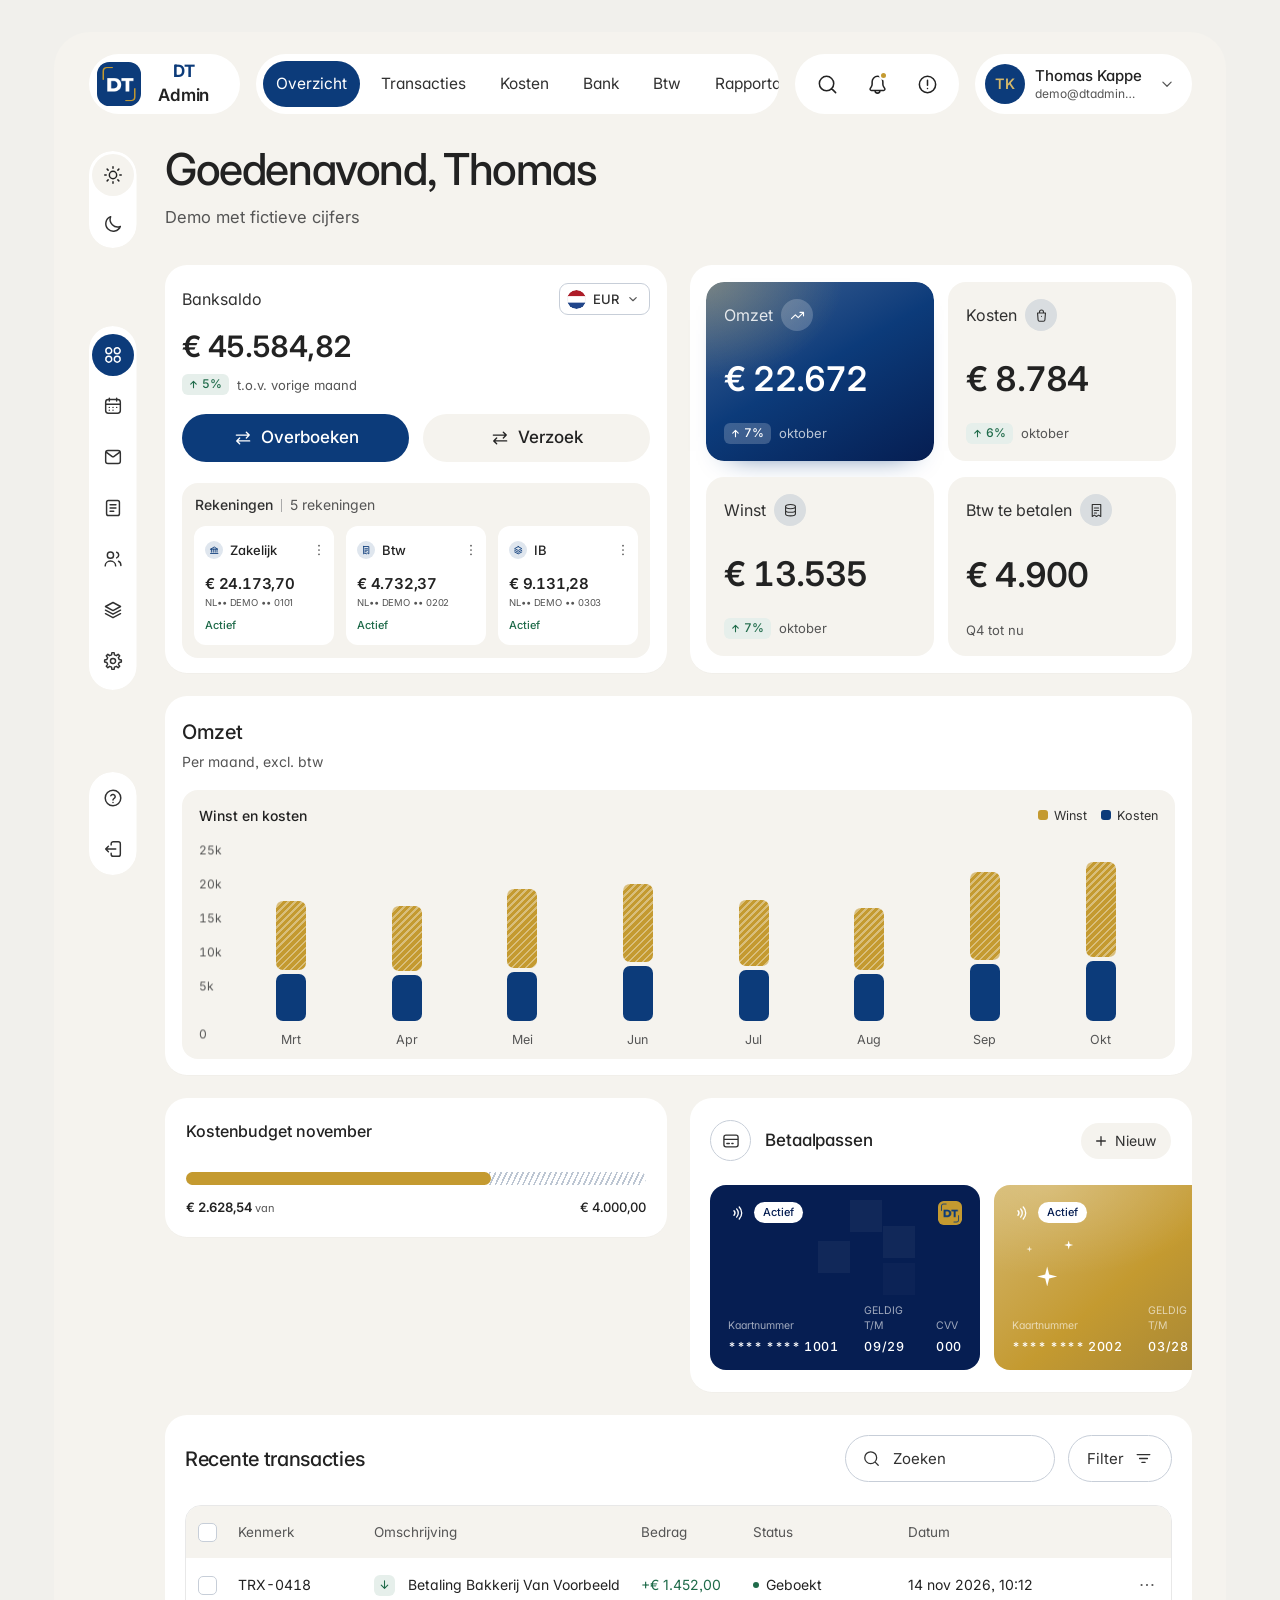
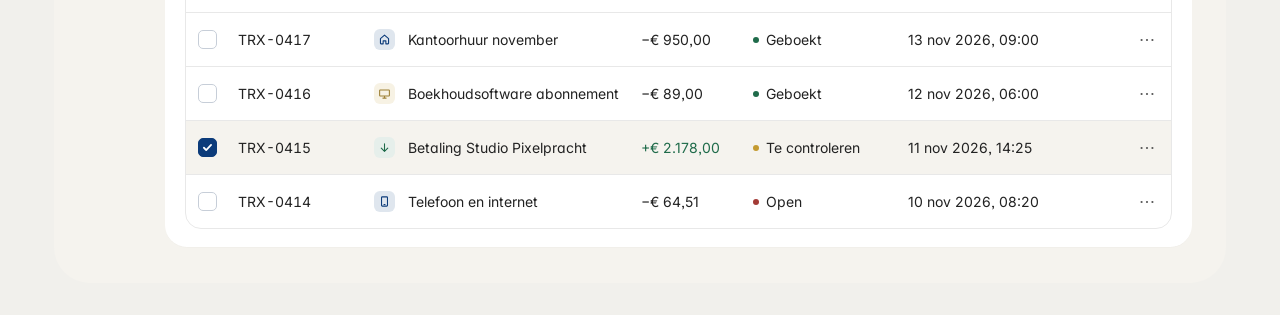
<file: preview-robin/index.html>
<!doctype html>
<html lang="nl" data-theme="light">
  <head>
    <meta charset="UTF-8" />
    <link rel="icon" type="image/png" href="./favicon.png" />
    <meta name="viewport" content="width=device-width, initial-scale=1.0" />
    <meta name="theme-color" content="#f5f3ee" />
    <meta name="robots" content="noindex" />
    <title>DT Admin — Dashboard (demo)</title>
    <link rel="preconnect" href="https://fonts.googleapis.com" />
    <link rel="preconnect" href="https://fonts.gstatic.com" crossorigin />
    <link href="https://fonts.googleapis.com/css2?family=Inter:wght@400;500;600;700&display=swap" rel="stylesheet" />
    <script>
      // pas het opgeslagen thema toe vóór de eerste weergave, zodat er niets flitst
      try {
        document.documentElement.dataset.theme = localStorage.getItem('dtadmin-theme') || 'light'
      } catch (e) {}
    </script>
    <script type="module" crossorigin src="./assets/index-D5ziLLg7.js"></script>
    <link rel="stylesheet" crossorigin href="./assets/index-DEyA29LW.css">
  </head>
  <body>
    <div id="root"></div>
  </body>
</html>
</file>
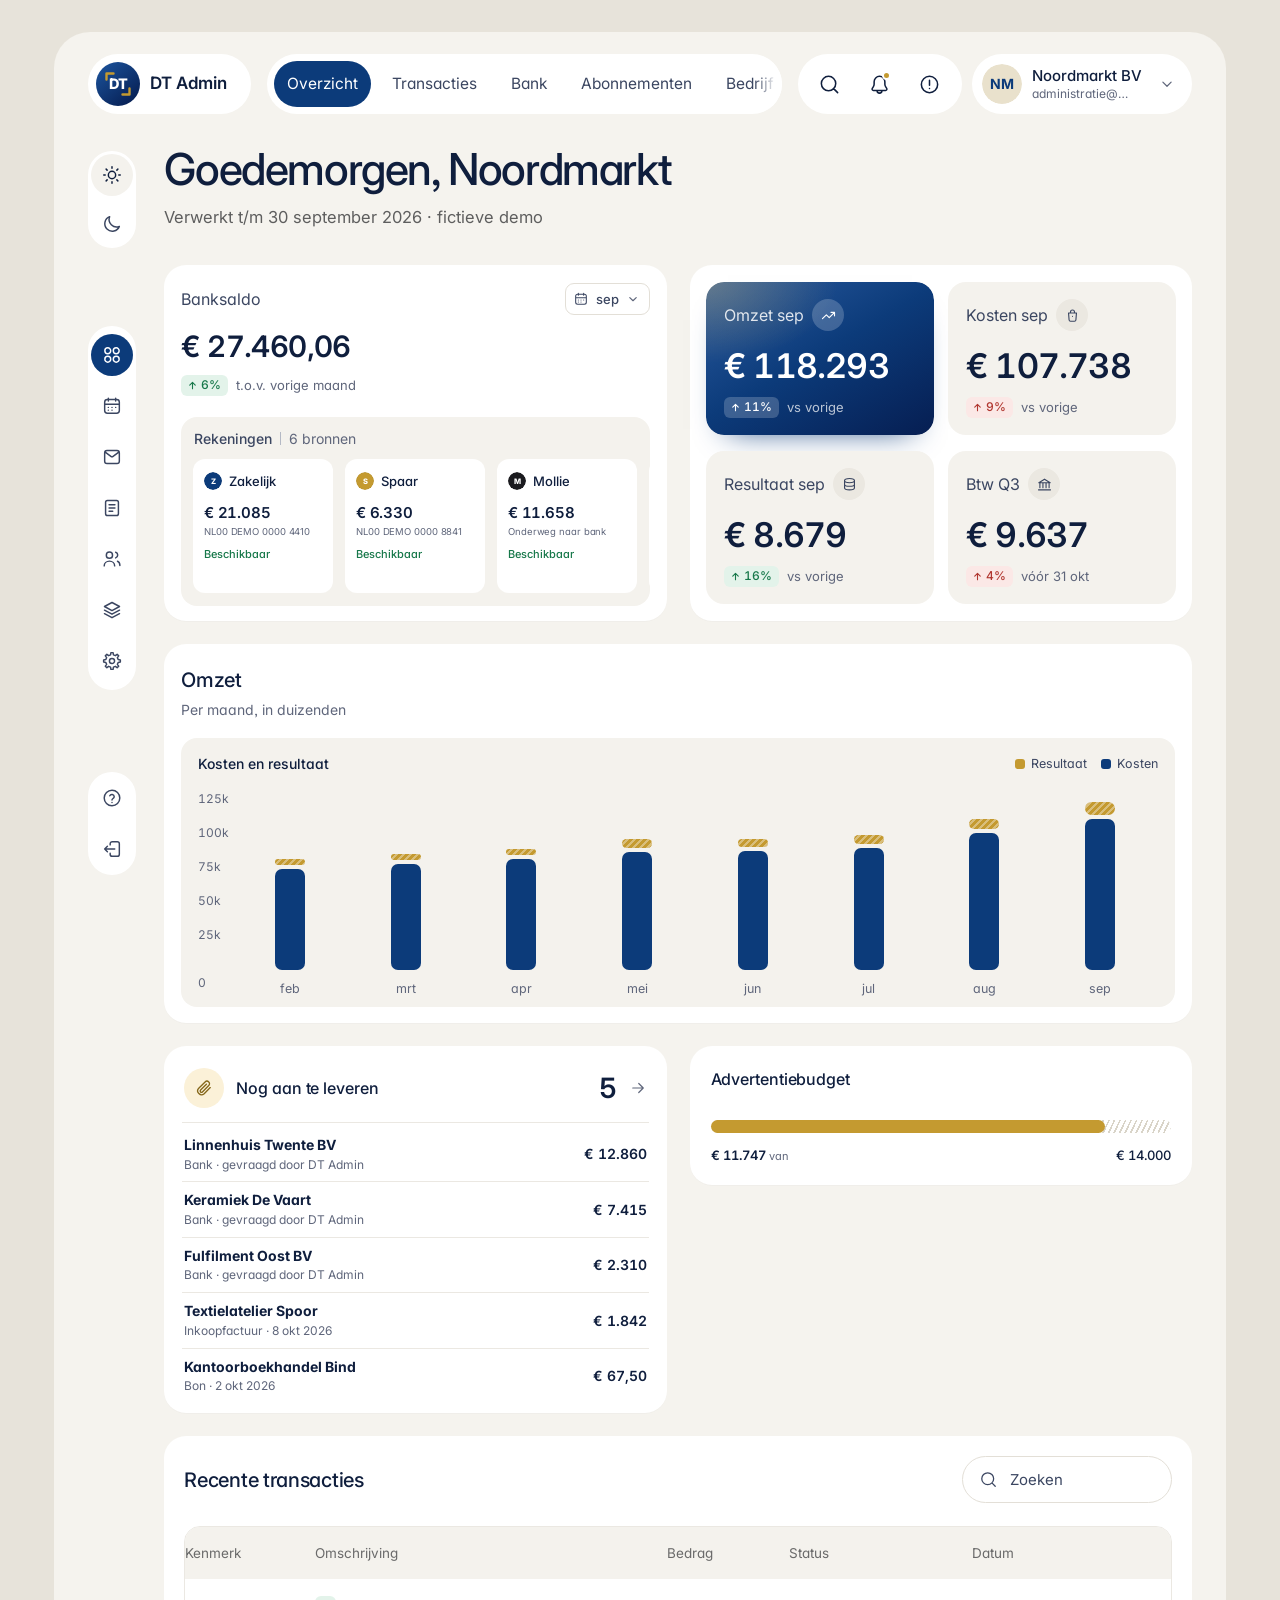
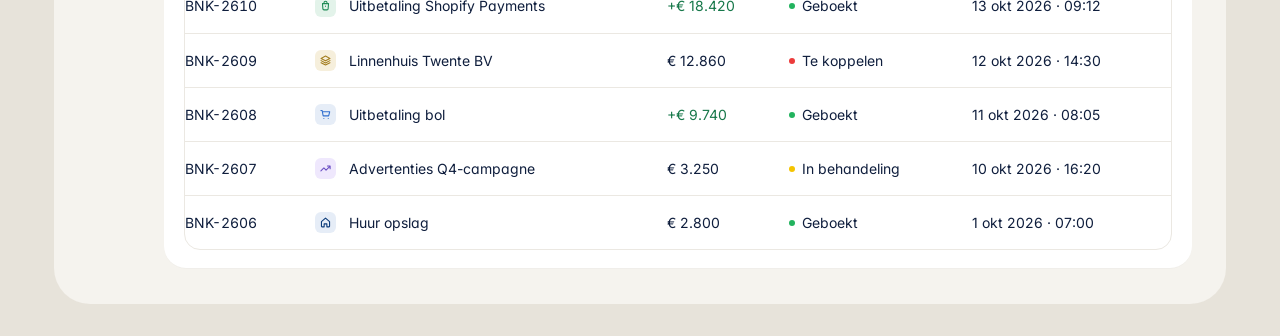
<file: preview-v2/index.html>
<!doctype html>
<html lang="nl" data-theme="light">
  <head>
    <meta charset="UTF-8" />
    <link rel="icon" type="image/svg+xml" href="./favicon.svg" />
    <meta name="viewport" content="width=device-width, initial-scale=1.0" />
    <meta name="theme-color" content="#F5F3EE" />
    <meta name="robots" content="noindex" />
    <title>DT Admin · Dashboard demo</title>
    <link rel="preconnect" href="https://fonts.googleapis.com" />
    <link rel="preconnect" href="https://fonts.gstatic.com" crossorigin />
    <link href="https://fonts.googleapis.com/css2?family=Inter:wght@400;500;600;700&display=swap" rel="stylesheet" />
    <script>
      try {
        document.documentElement.dataset.theme = localStorage.getItem('dtadmin-theme') || 'light'
        document.documentElement.dataset.accent = localStorage.getItem('dtadmin-accent') || 'goud'
      } catch (e) {}
    </script>
    <script type="module" crossorigin src="./assets/index-BouqSz1L.js"></script>
    <link rel="stylesheet" crossorigin href="./assets/index-DTv6ejy_.css">
  </head>
  <body>
    <div id="root"></div>
  </body>
</html>
</file>
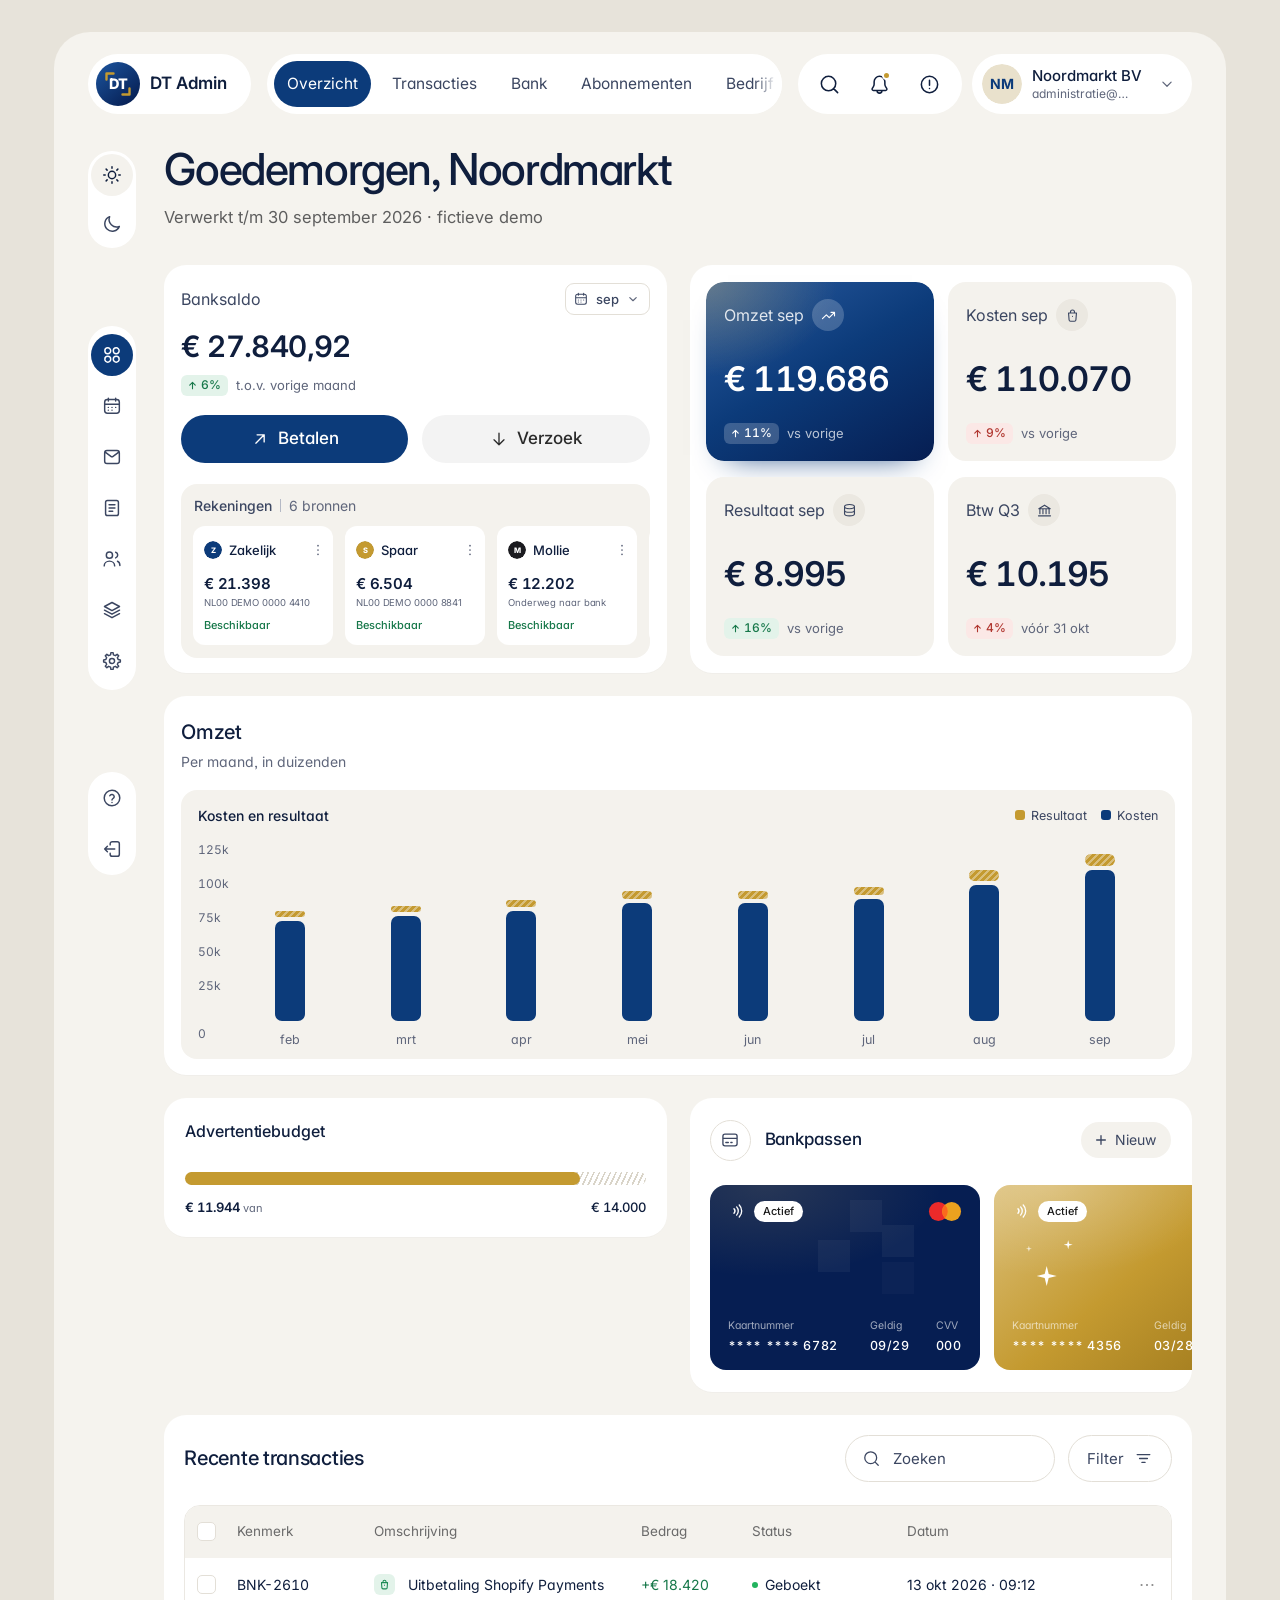
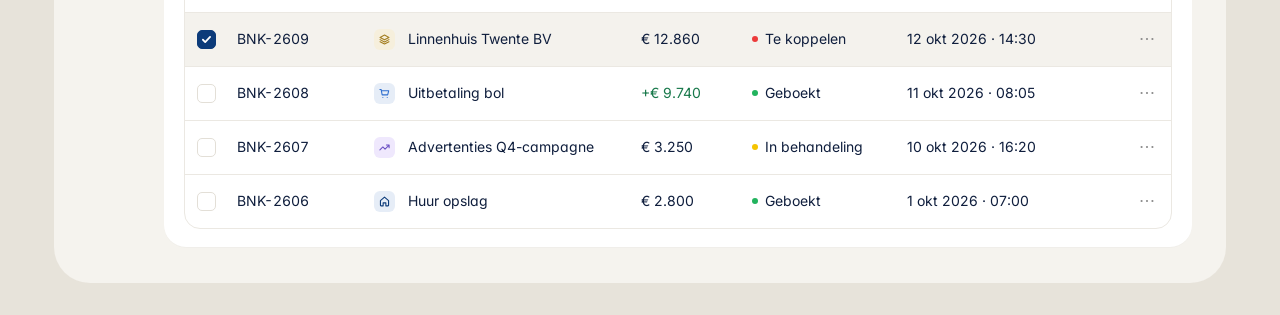
<file: preview/index.html>
<!doctype html>
<html lang="nl" data-theme="light">
  <head>
    <meta charset="UTF-8" />
    <link rel="icon" type="image/svg+xml" href="./favicon.svg" />
    <meta name="viewport" content="width=device-width, initial-scale=1.0" />
    <meta name="theme-color" content="#F5F3EE" />
    <meta name="robots" content="noindex" />
    <title>DT Admin · Dashboard demo</title>
    <link rel="preconnect" href="https://fonts.googleapis.com" />
    <link rel="preconnect" href="https://fonts.gstatic.com" crossorigin />
    <link href="https://fonts.googleapis.com/css2?family=Inter:wght@400;500;600;700&display=swap" rel="stylesheet" />
    <script>
      try {
        document.documentElement.dataset.theme = localStorage.getItem('dtadmin-theme') || 'light'
        document.documentElement.dataset.accent = localStorage.getItem('dtadmin-accent') || 'goud'
      } catch (e) {}
    </script>
    <script type="module" crossorigin src="./assets/index-DumB4gbL.js"></script>
    <link rel="stylesheet" crossorigin href="./assets/index-DquzZaU8.css">
  </head>
  <body>
    <div id="root"></div>
  </body>
</html>
</file>
<file: preview-robin/assets/index-DEyA29LW.css>
:root{--marine:#0c3b7a;--gold:#c49a30;--deep:#061e52;--lightgold:#d4b76a;--cream:#f5f3ee;--text:#222;--text-2:#555;--white:#fff;--rule:#e8e8e8;--font:Aptos, "Inter", -apple-system, BlinkMacSystemFont, "Segoe UI", Roboto, sans-serif;--page:color-mix(in srgb, var(--cream) 70%, var(--rule));--shell:var(--cream);--card:var(--white);--soft:var(--cream);--soft-2:color-mix(in srgb, var(--cream) 88%, var(--marine));--soft-3:color-mix(in srgb, var(--cream) 80%, var(--marine));--line:var(--rule);--line-2:color-mix(in srgb, var(--rule) 85%, var(--marine));--hatch:color-mix(in srgb, var(--rule) 80%, var(--marine));--ink:var(--text);--ink-2:color-mix(in srgb, var(--text) 70%, var(--text-2));--muted:var(--text-2);--faint:color-mix(in srgb, var(--text-2) 50%, var(--white));--solid:var(--marine);--on-solid:var(--white);--loss:var(--marine);--accent:var(--gold);--accent-2:var(--lightgold);--accent-deep:color-mix(in srgb, var(--gold) 80%, var(--deep));--accent-soft:color-mix(in srgb, var(--accent) 12%, var(--card));--green:#1f6b4a;--green-bg:color-mix(in srgb, #1f6b4a 11%, var(--white));--red:#a33b36;--red-bg:color-mix(in srgb, #a33b36 10%, var(--white));--amber:#8a6a1f;--amber-bg:color-mix(in srgb, var(--gold) 16%, var(--white));--blue:var(--marine);--blue-bg:color-mix(in srgb, var(--marine) 9%, var(--white));--violet:var(--deep);--shadow-pop:0 24px 60px -18px #061e5238, 0 4px 14px -6px #061e5214;--shadow-card:0 1px 0 #00000004;--ease:cubic-bezier(.22, 1, .36, 1);--spring:cubic-bezier(.34, 1.56, .64, 1);--r-xl:36px;--r-lg:22px;--r-md:16px;--r-sm:12px;--lightningcss-light:initial;--lightningcss-dark: ;color-scheme:light}[data-theme=dark]{--page:color-mix(in srgb, var(--deep) 45%, #000);--shell:color-mix(in srgb, var(--deep) 72%, #000);--card:var(--deep);--soft:color-mix(in srgb, var(--deep) 82%, var(--marine));--soft-2:color-mix(in srgb, var(--deep) 62%, var(--marine));--soft-3:color-mix(in srgb, var(--deep) 40%, var(--marine));--line:color-mix(in srgb, var(--deep) 88%, var(--cream));--line-2:color-mix(in srgb, var(--deep) 82%, var(--cream));--hatch:color-mix(in srgb, var(--deep) 72%, var(--cream));--ink:var(--cream);--ink-2:color-mix(in srgb, var(--cream) 82%, var(--deep));--muted:color-mix(in srgb, var(--cream) 58%, var(--deep));--faint:color-mix(in srgb, var(--cream) 34%, var(--deep));--solid:var(--cream);--on-solid:var(--deep);--loss:var(--cream);--accent-2:var(--lightgold);--accent-deep:color-mix(in srgb, var(--gold) 86%, var(--deep));--green:color-mix(in srgb, #1f6b4a 50%, var(--cream));--green-bg:#1f6b4a4d;--red:color-mix(in srgb, #a33b36 55%, var(--cream));--red-bg:#a33b3647;--amber:var(--lightgold);--amber-bg:#d4b76a26;--blue:color-mix(in srgb, var(--marine) 50%, var(--cream));--blue-bg:color-mix(in srgb, var(--marine) 45%, transparent);--violet:color-mix(in srgb, var(--lightgold) 60%, var(--cream));--shadow-pop:0 28px 70px -20px #000000bf, 0 0 0 1px #f5f3ee0f;--lightningcss-light: ;--lightningcss-dark:initial;color-scheme:dark}*,:before,:after{box-sizing:border-box}html{-webkit-text-size-adjust:100%}body{background:var(--page);min-height:100vh;color:var(--ink);font-family:var(--font);-webkit-font-smoothing:antialiased;-moz-osx-font-smoothing:grayscale;font-feature-settings:"cv11", "ss03";margin:0;font-size:14px;line-height:1.4}button,input,select,textarea{font:inherit;color:inherit}button{cursor:pointer;-webkit-tap-highlight-color:transparent;background:0 0;border:0;padding:0}button:disabled{cursor:not-allowed}h1,h2,h3,h4,h5,h6,p{margin:0}input,select,textarea{outline:none}:focus-visible{outline:2px solid var(--accent);outline-offset:2px}input:focus-visible,select:focus-visible,textarea:focus-visible{outline:none}::selection{background:color-mix(in srgb, var(--accent) 28%, transparent)}svg{flex-shrink:0}@keyframes cardIn{0%{opacity:0;transform:translateY(22px)scale(.975)}}@keyframes rise{0%{opacity:0;filter:blur(6px);transform:translateY(12px)}}@keyframes wordIn{0%{opacity:0;filter:blur(10px);transform:translateY(70%)rotate(2deg)}}@keyframes fadeIn{0%{opacity:0}}@keyframes popIn{0%{opacity:0;transform:scale(.6)}}@keyframes slideRight{0%{opacity:0;transform:translate(-26px)}}@keyframes slideLeft{0%{opacity:0;transform:translate(40px)}}@keyframes barGrow{0%{height:0}}@keyframes fillIn{0%{width:0}}@keyframes dash{0%{stroke-dashoffset:var(--c)}}@keyframes spin{to{transform:rotate(360deg)}}@keyframes pulse{0%{box-shadow:0 0 0 0 color-mix(in srgb, var(--accent) 55%, transparent)}70%{box-shadow:0 0 0 7px #0000}to{box-shadow:0 0 #0000}}@keyframes shimmer{0%{background-position:0 0}to{background-position:40px 0}}.card{background:var(--card);border-radius:var(--r-lg);box-shadow:var(--shadow-card);animation:cardIn .75s var(--ease) both;animation-delay:calc(var(--base,0s) + var(--d,0s));padding:18px}.rv{animation:rise .7s var(--ease) both;animation-delay:calc(var(--base,0s) + var(--d,0s) + .26s + var(--i,0) * 75ms)}.main.settled .card{animation-delay:0s}.main.settled .rv{animation-delay:calc(var(--i,0) * 25ms)}::view-transition-old(root){mix-blend-mode:normal;animation:none}::view-transition-new(root){mix-blend-mode:normal;animation:none}::view-transition-new(root){z-index:2}html.liquid-switching *,html.liquid-switching :before,html.liquid-switching :after{transition:none!important}html.theme-fade *,html.theme-fade :before,html.theme-fade :after{transition:background-color .5s,color .5s,border-color .5s,fill .5s!important}[data-motion=reduced] *,[data-motion=reduced] :before,[data-motion=reduced] :after{transition-duration:.01ms!important;animation-duration:.01ms!important;animation-delay:0s!important}@media (prefers-reduced-motion:reduce){*,:before,:after{transition-duration:.01ms!important;animation-duration:.01ms!important;animation-delay:0s!important}}.btn{background:var(--soft);height:40px;color:var(--ink);white-space:nowrap;transition:transform .25s var(--ease), background-color .25s, color .25s, box-shadow .25s, opacity .25s;border-radius:999px;justify-content:center;align-items:center;gap:8px;padding:0 16px;font-size:14px;font-weight:500;display:inline-flex}.btn:hover{background:var(--soft-2)}.btn:active{transform:scale(.97)}.btn.solid{background:var(--solid);color:var(--on-solid)}.btn.solid:hover{box-shadow:0 10px 22px -10px color-mix(in srgb, var(--solid) 70%, transparent);transform:translateY(-1px)}.btn.accent{background:var(--accent);color:#fff}.btn.accent:hover{background:var(--accent-deep)}.btn.danger{color:var(--red);background:var(--red-bg)}.btn.ghost{border:1px solid var(--line-2);background:0 0}.btn.ghost:hover{background:var(--soft)}.btn:disabled{opacity:.45;box-shadow:none;transform:none}.btn.lg{height:46px;padding:0 22px;font-size:15px}.btn.xl{height:48px;padding:0 22px;font-size:17px}.btn.tiny{height:30px;padding:0 12px;font-size:12.5px}.btn.block{width:100%}.icon-btn{width:38px;height:38px;color:var(--ink-2);transition:background-color .2s, transform .25s var(--ease);border-radius:50%;place-items:center;display:grid}.icon-btn:hover,.icon-btn.soft{background:var(--soft)}.icon-btn.soft:hover{background:var(--soft-2)}.link{color:var(--accent);font-size:13px;font-weight:500}.link:disabled{color:var(--faint)}.card-title{letter-spacing:-.1px;color:var(--ink);font-size:16px;font-weight:500}.card-title.big{letter-spacing:-.3px;font-size:20px}.card-sub{color:var(--muted);margin-top:6px;font-size:14px}.card-label{color:var(--ink-2);font-size:16px}.muted{color:var(--muted)}.pos{color:var(--green)}.neg{color:var(--red)}.mono{font-variant-numeric:tabular-nums}.delta{font-variant-numeric:tabular-nums;border-radius:6px;align-items:center;gap:3px;height:21px;padding:0 7px 0 6px;font-size:12px;font-weight:500;display:inline-flex}.delta.up{color:var(--green);background:var(--green-bg)}.delta.down{color:var(--red);background:var(--red-bg)}.delta.glass{color:#fff;background:#fff3}.status{white-space:nowrap;align-items:center;gap:7px;display:inline-flex}.status i{background:var(--muted);border-radius:50%;flex-shrink:0;width:6px;height:6px}.status.green i{background:var(--green)}.status.red i{background:var(--red)}.status.amber i{background:var(--gold)}.pill-tag{background:var(--soft);height:24px;color:var(--ink-2);white-space:nowrap;border-radius:999px;align-items:center;gap:5px;padding:0 10px;font-size:12px;font-weight:500;display:inline-flex}.pill-tag.green{background:var(--green-bg);color:var(--green)}.pill-tag.red{background:var(--red-bg);color:var(--red)}.pill-tag.amber{background:var(--amber-bg);color:color-mix(in srgb, var(--amber) 70%, var(--ink))}.pill-tag.blue{background:var(--blue-bg);color:var(--blue)}.pill-tag.accent{background:var(--accent-soft);color:var(--accent)}.check{border:1.5px solid var(--line-2);background:var(--card);width:19px;height:19px;transition:background-color .2s, border-color .2s, transform .2s var(--spring);border-radius:5px;place-items:center;display:grid}.check svg{fill:none;width:13px;height:13px;stroke:var(--on-solid);stroke-width:2.2px;stroke-linecap:round;stroke-linejoin:round;stroke-dasharray:16;stroke-dashoffset:16px;transition:stroke-dashoffset .3s var(--ease) 50ms}.check:hover{border-color:var(--faint)}.check.on,.check.mixed{background:var(--solid);border-color:var(--solid)}.check.on svg,.check.mixed svg{stroke-dashoffset:0}.check:active{transform:scale(.85)}.toggle{background:var(--soft-3);border-radius:999px;flex-shrink:0;width:40px;height:24px;transition:background-color .3s;position:relative}.toggle i{width:18px;height:18px;transition:transform .4s var(--spring), width .2s;background:#fff;border-radius:50%;position:absolute;top:3px;left:3px;box-shadow:0 2px 5px #0000002e}.toggle:active i{width:22px}.toggle.on{background:var(--accent)}.toggle.on i{transform:translate(16px)}.toggle.on:active i{transform:translate(12px)}.seg{background:var(--soft);scrollbar-width:none;border-radius:999px;gap:2px;max-width:100%;padding:4px;display:inline-flex;position:relative;overflow-x:auto}.seg::-webkit-scrollbar{display:none}.seg button{z-index:1;height:34px;color:var(--muted);white-space:nowrap;border-radius:999px;align-items:center;gap:6px;padding:0 14px;font-size:13.5px;font-weight:500;transition:color .3s;display:inline-flex;position:relative}.seg button:hover,.seg button.on{color:var(--ink)}.seg button em{background:var(--soft-2);min-width:20px;height:18px;color:var(--muted);border-radius:999px;place-items:center;padding:0 5px;font-size:11px;font-style:normal;transition:background-color .3s,color .3s;display:grid}.seg button.on em{background:var(--solid);color:var(--on-solid)}.seg-thumb{background:var(--card);height:calc(100% - 8px);transition:transform .5s var(--ease), width .5s var(--ease);border-radius:999px;position:absolute;top:4px;left:0;box-shadow:0 2px 8px -2px #0000001f}.page-actions .seg,.contacts-toolbar .seg{background:var(--card)}.page-actions .seg-thumb,.contacts-toolbar .seg-thumb{background:var(--solid);box-shadow:none}.page-actions .seg button.on,.contacts-toolbar .seg button.on{color:var(--on-solid)}.page-actions .seg button.on em,.contacts-toolbar .seg button.on em{background:color-mix(in srgb, var(--on-solid) 22%, transparent)}.seg.sm button{height:30px;padding:0 12px;font-size:12.5px}.chips{flex-wrap:wrap;gap:8px;display:flex}.chip{border:1px solid var(--line-2);height:32px;color:var(--ink-2);transition:background-color .2s, border-color .2s, color .2s, transform .2s var(--spring);border-radius:999px;padding:0 13px;font-size:13px;font-weight:500}.chip:hover{background:var(--soft)}.chip:active{transform:scale(.94)}.chip.on{background:var(--solid);border-color:var(--solid);color:var(--on-solid)}.form{flex-direction:column;gap:16px;display:flex}.field{flex-direction:column;gap:7px;display:flex}.field>span{color:var(--ink-2);font-size:13px;font-weight:500}.field small{color:var(--muted);font-size:12px}.field small.err{color:var(--red)}.field input,.field select,.field textarea,.input{border:1px solid var(--line-2);background:var(--card);border-radius:14px;height:46px;padding:0 14px;font-size:14.5px;transition:border-color .2s,box-shadow .2s}.field textarea{resize:vertical;height:auto;min-height:90px;padding:12px 14px}.field input:focus,.field select:focus,.field textarea:focus,.input:focus{border-color:var(--ink-2);box-shadow:0 0 0 4px color-mix(in srgb, var(--ink) 7%, transparent)}.field select{appearance:none;background-image:linear-gradient(45deg, transparent 50%, var(--muted) 50%), linear-gradient(135deg, var(--muted) 50%, transparent 50%);background-position:calc(100% - 20px),calc(100% - 15px);background-repeat:no-repeat;background-size:5px 5px;padding-right:36px}.field-row{grid-template-columns:1fr 1fr;gap:14px;display:grid}.amount-input{border:1px solid var(--line-2);border-radius:16px;align-items:center;gap:8px;height:64px;padding:0 18px;transition:border-color .2s,box-shadow .2s;display:flex}.amount-input:focus-within{border-color:var(--ink-2);box-shadow:0 0 0 4px color-mix(in srgb, var(--ink) 7%, transparent)}.amount-input.bad{border-color:var(--red)}.amount-input b{color:var(--muted);font-size:26px;font-weight:500}.amount-input input{letter-spacing:-.5px;background:0 0;border:0;flex:1;min-width:0;height:auto;padding:0;font-size:28px;font-weight:600;box-shadow:none!important}.amount-input em{color:var(--muted);font-size:13px;font-style:normal;font-weight:500}.empty{text-align:center;color:var(--muted);flex-direction:column;align-items:center;gap:6px;padding:40px 20px;animation:.4s both fadeIn;display:flex}.empty span{background:var(--soft);border-radius:50%;place-items:center;width:48px;height:48px;margin-bottom:6px;display:grid}.empty strong{color:var(--ink);font-size:15px;font-weight:500}.ring{flex-shrink:0;position:relative}.ring svg{display:block}.ring-arc{transition:stroke-dashoffset 1s var(--ease);animation:dash 1.4s var(--ease) backwards;animation-delay:calc(var(--base,0s) + var(--d,0s) + .35s)}.ring-body{text-align:center;align-content:center;place-items:center;display:grid;position:absolute;inset:0}.tile-logo{border-radius:6px;flex-shrink:0;place-items:center;display:inline-grid}.persona{color:#fff;letter-spacing:.2px;text-shadow:0 1px 2px #0000001f;border-radius:50%;flex-shrink:0;place-items:center;font-weight:600;display:inline-grid}.persona.brand{overflow:hidden}.flag{border-radius:50%;display:block}.anchor{position:relative}hr{border:0;border-top:1px solid var(--line);margin:6px 0}kbd{background:var(--soft);border:1px solid var(--line-2);min-width:20px;height:20px;color:var(--muted);border-radius:6px;place-items:center;padding:0 5px;font-family:inherit;font-size:11px;display:inline-grid}.shell{--gutter:clamp(24px, 4.2vw, 80px);width:min(1720px, calc(100% - var(--gutter) * 2));background:var(--shell);border-radius:var(--r-xl);min-height:calc(100vh - 64px);animation:shellIn .9s var(--ease) both;margin:32px auto;padding:22px clamp(22px,2.7vw,44px) 36px}@keyframes shellIn{0%{opacity:0;transform:scale(.985)}}.frame{grid-template-columns:48px minmax(0,1fr);column-gap:28px;margin-top:37px;display:grid}.main{min-width:0}.topbar{z-index:30;align-items:center;gap:16px;display:flex;position:relative}.pill{background:var(--card);height:60px;animation:popPill .8s var(--spring) both;border-radius:999px;align-items:center;display:flex}@keyframes popPill{0%{opacity:0;transform:translateY(-14px)scale(.92)}}.brand{gap:10px;padding:0 24px 0 8px;animation-delay:50ms}.brand .logo-mark{animation:logoIn 1s var(--spring) .15s both}@keyframes logoIn{0%{opacity:0;transform:rotate(-120deg)scale(.3)}}.logo-stroke{stroke-dasharray:40;stroke-dashoffset:0;animation:logoDraw .9s var(--ease) .45s both}.logo-stroke.two{animation-delay:.6s}@keyframes logoDraw{0%{stroke-dashoffset:40px}}.brand-name{letter-spacing:-.2px;clip-path:inset(0);animation:wipeIn .8s var(--ease) .35s both;font-size:17px;font-weight:600;display:inline-block}@keyframes wipeIn{0%{clip-path:inset(0 100% 0 0);transform:translate(-10px)}}.nav{scrollbar-width:none;gap:8px;margin-inline:auto;padding:7px;animation-delay:.12s;position:relative;overflow-x:auto}.nav::-webkit-scrollbar{display:none}.nav button{z-index:1;height:46px;color:var(--ink-2);white-space:nowrap;animation:rise .6s var(--ease) both;animation-delay:calc(.3s + var(--i) * 60ms);border-radius:999px;padding:0 17px;font-size:16.5px;transition:color .35s;position:relative}.nav button:hover:not(.on){color:var(--ink)}.nav button.on{color:var(--on-solid)}.nav-ind{background:var(--solid);height:46px;transition:transform .55s var(--ease), width .55s var(--ease), opacity .3s;animation:indIn .7s var(--spring) .55s both;border-radius:999px;position:absolute;top:7px;left:0}@keyframes indIn{0%{opacity:0;scale:.4 .8}}.tools{gap:6px;padding:0 10px;animation-delay:.2s}.tool{width:44px;height:44px;color:var(--ink);transition:background-color .2s, transform .3s var(--spring);animation:popIn .6s var(--spring) both;border-radius:50%;place-items:center;display:grid;position:relative}.anchor:nth-child(2)>.tool{animation-delay:.42s}.anchor:nth-child(3)>.tool{animation-delay:.5s}.tools>.tool{animation-delay:.34s}.tool:hover,.tool.on{background:var(--soft)}.tool:active{transform:scale(.9)}.bell-dot{background:var(--accent);border:2px solid var(--card);border-radius:50%;width:9px;height:9px;animation:2.2s 1.4s infinite pulse;position:absolute;top:9px;right:11px}.tool:hover svg{animation:wiggle .5s var(--ease)}@keyframes wiggle{30%{transform:rotate(-12deg)}60%{transform:rotate(9deg)}}.user{gap:10px;min-width:0;padding:0 16px 0 10px;transition:background-color .2s;animation-delay:.26s}.user .avatar-svg{border-radius:50%;flex-shrink:0}.user-txt{text-align:left;flex-direction:column;align-items:flex-start;min-width:0;display:flex}.user-txt strong{white-space:nowrap;font-size:15px;font-weight:500}.user-txt small{color:var(--muted);white-space:nowrap;text-overflow:ellipsis;max-width:128px;font-size:12px;overflow:hidden}.user-chev{color:var(--muted);transition:transform .35s var(--ease);margin-left:6px}.user.on .user-chev{transform:rotate(180deg)}.rail{z-index:20;flex-direction:column;align-self:start;height:calc(100vh - 176px);min-height:560px;max-height:960px;display:flex;position:sticky;top:24px}.rail-group{background:var(--card);transform-origin:top;animation:railIn .8s var(--ease) both;border-radius:999px;flex-direction:column;align-items:center;gap:9px;padding:4px 3px;display:flex;position:relative}@keyframes railIn{0%{opacity:0;clip-path:inset(0 0 100% round 999px)}to{clip-path:inset(0 round 999px)}}.theme-group{gap:7px;padding:3px;animation-delay:.25s}.main-group{margin-top:78px;padding:8px 3px;animation-delay:.38s}.foot-group{margin-top:auto;padding:5px 3px;animation-delay:.5s}.rail-btn{z-index:1;width:42px;height:42px;color:var(--ink-2);transition:color .35s, transform .3s var(--spring);animation:slideRight .6s var(--ease) both;animation-delay:calc(.45s + var(--i) * 60ms);border-radius:50%;place-items:center;display:grid;position:relative}.rail-btn:hover:not(.on){color:var(--ink);transform:scale(1.08)}.rail-btn:active{transform:scale(.9)}.main-group .rail-btn.on,.foot-group .rail-btn.on{color:var(--on-solid)}.theme-group .rail-btn.on{color:var(--ink)}.rail-ind{background:var(--solid);width:42px;height:42px;transition:transform .55s var(--ease), opacity .3s, scale .4s var(--spring);animation:popIn .6s var(--spring) both;border-radius:50%;animation-delay:.9s;position:absolute;top:0;left:0}.rail-ind.soft{background:var(--soft);animation-delay:.6s}.rail-btn[data-tip]:after{content:attr(data-tip);background:var(--solid);color:var(--on-solid);white-space:nowrap;pointer-events:none;opacity:0;transition:opacity .2s, translate .3s var(--ease);border-radius:9px;padding:6px 10px;font-size:12.5px;font-weight:500;position:absolute;top:50%;left:calc(100% + 14px);translate:-6px -50%}.rail-btn[data-tip]:hover:after{opacity:1;translate:0 -50%}.sun-ic{transition:transform .8s var(--ease)}.rail-btn.on .sun-ic{transform:rotate(90deg)}.moon-ic{transition:transform .8s var(--ease)}.rail-btn.on .moon-ic{transform:rotate(-20deg)}.page-head{flex-wrap:wrap;justify-content:space-between;align-items:flex-end;gap:20px;margin-bottom:36px;display:flex}.page-head h1{letter-spacing:-1.4px;margin-top:-6px;font-size:44px;font-weight:500;line-height:1.12}.page-head .word{animation:wordIn .9s var(--ease) both;animation-delay:calc(var(--base,0s) + var(--i) * 80ms);display:inline-block}.page-head p{color:var(--muted);margin-top:12px;font-size:16.5px}[data-theme=dark] .page-head p{color:var(--muted)}.page-actions{flex-wrap:wrap;gap:10px;display:flex}.pop{background:var(--card);min-width:220px;box-shadow:var(--shadow-pop);border:1px solid var(--line);z-index:60;transform-origin:100% 0;animation:popOpen .32s var(--ease) both;border-radius:18px;padding:8px;position:absolute;top:calc(100% + 10px)}.pop.right{right:0}.pop.left{transform-origin:0 0;left:0}@keyframes popOpen{0%{opacity:0;transform:translateY(-6px)scale(.95)}}.pop-head{justify-content:space-between;align-items:center;padding:8px 10px 10px;display:flex}.pop-head strong{font-size:15px;font-weight:600}.pop-badge{background:var(--accent);color:#fff;border-radius:999px;place-items:center;min-width:22px;height:22px;font-size:12px;font-weight:600;display:grid}.pop-foot{background:var(--soft);border-radius:12px;justify-content:center;align-items:center;gap:6px;width:100%;height:40px;margin-top:4px;font-size:13px;font-weight:500;transition:background-color .2s;display:flex}.pop-foot:hover{background:var(--soft-2)}.menu-item{width:100%;height:40px;color:var(--ink-2);text-align:left;transition:background-color .15s, padding .25s var(--ease);border-radius:11px;align-items:center;gap:10px;padding:0 10px;font-size:14px;display:flex}.menu-item:hover{background:var(--soft);color:var(--ink);padding-left:13px}.menu-item.danger{color:var(--red)}.menu-item.danger:hover{background:var(--red-bg)}.notif-pop{width:380px}.notif-list{flex-direction:column;gap:2px;display:flex}.notif,.alert-row{text-align:left;width:100%;animation:rise .45s var(--ease) both;animation-delay:calc(var(--i,0) * 45ms);border-radius:14px;align-items:center;gap:12px;padding:10px;transition:background-color .15s;display:flex;position:relative}.notif:hover,.alert-row:hover{background:var(--soft)}.notif.unread:after{content:"";background:var(--accent);border-radius:50%;width:7px;height:7px;position:absolute;top:14px;right:12px}.notif-ic{background:var(--soft);width:36px;height:36px;color:var(--ink-2);border-radius:50%;flex-shrink:0;place-items:center;display:grid}.notif-ic.green{background:var(--green-bg);color:var(--green)}.notif-ic.red{background:var(--red-bg);color:var(--red)}.notif-ic.amber{background:var(--amber-bg);color:color-mix(in srgb, var(--amber) 75%, var(--ink))}.notif-ic.blue{background:var(--blue-bg);color:var(--blue)}.notif-ic.accent{background:var(--accent-soft);color:var(--accent)}.notif-txt{flex-direction:column;flex:1;gap:2px;min-width:0;display:flex}.notif-txt strong{font-size:13.5px;font-weight:500}.notif-txt small{color:var(--muted);white-space:nowrap;text-overflow:ellipsis;font-size:12px;overflow:hidden}.notif em{color:var(--muted);white-space:nowrap;align-self:flex-end;font-size:11.5px;font-style:normal}.alert-pop{width:380px}.user-pop{width:260px}.user-card{border-bottom:1px solid var(--line);align-items:center;gap:12px;margin-bottom:4px;padding:8px 8px 12px;display:flex}.user-card svg{border-radius:50%}.user-card div{flex-direction:column;min-width:0;display:flex}.user-card strong{font-weight:600}.user-card small{color:var(--muted);text-overflow:ellipsis;font-size:12px;overflow:hidden}.modal-veil{z-index:100;-webkit-backdrop-filter:blur(6px);background:#0a0a0a52;place-items:center;padding:20px;animation:.3s both fadeIn;display:grid;position:fixed;inset:0;overflow-y:auto}.modal{background:var(--card);max-width:100%;box-shadow:var(--shadow-pop);animation:modalIn .5s var(--spring) both;border-radius:28px;flex-direction:column;max-height:calc(100vh - 40px);display:flex}@keyframes modalIn{0%{opacity:0;transform:translateY(30px)scale(.94)}}.modal-head{justify-content:space-between;align-items:flex-start;gap:16px;padding:22px 22px 6px 24px;display:flex}.modal-head h3{letter-spacing:-.3px;font-size:20px;font-weight:600}.modal-head p{color:var(--muted);margin-top:4px;font-size:13.5px}.modal-body{padding:16px 24px 24px;overflow-y:auto}.modal-foot{justify-content:flex-end;gap:10px;padding:0 24px 24px;display:flex}.quick-people{scrollbar-width:none;gap:6px;padding-bottom:2px;display:flex;overflow-x:auto}.qp{min-width:64px;transition:background-color .2s, transform .3s var(--spring);border-radius:14px;flex-direction:column;align-items:center;gap:5px;padding:8px 6px;display:flex}.qp:hover{background:var(--soft)}.qp.on{background:var(--soft);transform:translateY(-2px)}.qp.on .persona{box-shadow:0 0 0 2px var(--card), 0 0 0 4px var(--accent)}.qp small{color:var(--ink-2);font-size:12px}.success{text-align:center;flex-direction:column;align-items:center;gap:8px;padding:10px 0 0;display:flex}.success h4{margin-top:6px;font-size:20px;font-weight:600}.success p{color:var(--muted);margin-bottom:14px}.success-mark{width:84px;height:84px}.success-mark circle{fill:var(--green-bg);stroke:var(--green);stroke-width:3px;stroke-dasharray:214;animation:drawRing .7s var(--ease) both;transform-origin:50%}.success-mark path{fill:none;stroke:var(--green);stroke-width:4.5px;stroke-linecap:round;stroke-linejoin:round;stroke-dasharray:44;animation:drawTick .5s var(--ease) .45s both}@keyframes drawRing{0%{stroke-dashoffset:214px;transform:scale(.6)rotate(-90deg)}}@keyframes drawTick{0%{stroke-dashoffset:44px}}.add-card-preview{place-items:center;padding:6px 0 4px;display:grid}.add-card-preview .bank-card{width:300px;height:188px;animation:none}.skins{gap:10px;display:flex}.skin{border:3px solid var(--card);width:38px;height:38px;box-shadow:0 0 0 1px var(--line-2);transition:transform .3s var(--spring), box-shadow .2s;border-radius:50%}.skin.on{box-shadow:0 0 0 2px var(--ink);transform:scale(1.08)}.skin.onyx{background:var(--deep)}.skin.ember{background:linear-gradient(135deg, var(--lightgold), var(--accent-deep))}.skin.ocean{background:linear-gradient(135deg, color-mix(in srgb, var(--marine) 75%, var(--cream)), var(--deep))}.skin.forest{background:linear-gradient(135deg, var(--gold), var(--marine))}.skin.violet{background:linear-gradient(135deg, var(--marine), var(--deep))}.receipt-top{text-align:center;border-bottom:1px dashed var(--line-2);flex-direction:column;align-items:center;gap:6px;padding:8px 0 18px;display:flex}.receipt-logo{background:var(--soft);width:58px;height:58px;animation:popIn .5s var(--spring) both;border-radius:18px;place-items:center;margin-bottom:6px;display:grid}.receipt-top h4{color:var(--ink-2);font-size:15px;font-weight:500}.receipt-top>strong{letter-spacing:-.8px;font-size:32px;font-weight:600}.receipt dl{flex-direction:column;gap:12px;margin:14px 0 18px;display:flex}.receipt dl div{justify-content:space-between;gap:12px;display:flex}.receipt dt{color:var(--muted)}.receipt dd{text-align:right;margin:0;font-weight:500}.receipt-actions,.row-btns{gap:10px;display:flex}.receipt-actions .btn:first-child,.row-btns .btn{flex:1}.logout-body{text-align:center;flex-direction:column;align-items:center;gap:14px;display:flex}.logout-ic{background:var(--red-bg);width:64px;height:64px;color:var(--red);animation:popIn .5s var(--spring) both;border-radius:50%;place-items:center;display:grid}.logout-body p{color:var(--muted);max-width:320px}.logout-body .row-btns{width:100%;margin-top:6px}.palette-veil{place-items:start center;padding-top:12vh}.palette{background:var(--card);width:600px;max-width:100%;box-shadow:var(--shadow-pop);animation:modalIn .45s var(--spring) both;border-radius:24px;overflow:hidden}.palette-input{border-bottom:1px solid var(--line);height:64px;color:var(--muted);align-items:center;gap:12px;padding:0 20px;display:flex}.palette-input input{color:var(--ink);background:0 0;border:0;flex:1;font-size:17px}.palette-list{max-height:420px;padding:8px;overflow-y:auto}.palette-list h6{text-transform:uppercase;letter-spacing:.6px;color:var(--muted);padding:10px 12px 6px;font-size:11.5px;font-weight:600}.palette-row{text-align:left;border-radius:14px;align-items:center;gap:12px;width:100%;padding:9px 12px;transition:background-color .12s;display:flex}.palette-row.on{background:var(--soft)}.palette-ic{background:var(--soft);border-radius:11px;flex-shrink:0;place-items:center;width:36px;height:36px;display:grid}.palette-row.on .palette-ic{background:var(--card)}.palette-txt{flex-direction:column;flex:1;min-width:0;display:flex}.palette-txt strong{font-weight:500}.palette-txt small{color:var(--muted);font-size:12px}.palette-go{color:var(--muted);opacity:0;transition:opacity .2s, transform .3s var(--ease);transform:translate(-6px)}.palette-row.on .palette-go{opacity:1;transform:none}.palette-empty{text-align:center;color:var(--muted);padding:30px}.palette-foot{border-top:1px solid var(--line);color:var(--muted);gap:18px;padding:12px 20px;font-size:12px;display:flex}.palette-foot span{align-items:center;gap:4px;display:flex}.toasts{z-index:200;pointer-events:none;flex-direction:column;align-items:flex-end;gap:10px;display:flex;position:fixed;bottom:24px;right:24px}.toast{pointer-events:auto;background:var(--solid);width:340px;max-width:calc(100vw - 32px);color:var(--on-solid);box-shadow:var(--shadow-pop);animation:toastIn .55s var(--spring) both;border-radius:18px;align-items:flex-start;gap:12px;padding:14px;display:flex}@keyframes toastIn{0%{opacity:0;transform:translateY(24px)scale(.92)}}.toast-icon{background:var(--accent);color:#fff;border-radius:50%;flex-shrink:0;place-items:center;width:30px;height:30px;display:grid}.toast div{flex:1;min-width:0}.toast strong{font-size:14px;font-weight:600}.toast p{opacity:.7;margin-top:2px;font-size:12.5px}.toast>button{opacity:.5;padding:4px}.toast>button:hover{opacity:1}.signed-out{place-items:center;min-height:100vh;padding:24px;display:grid}.so-card{background:var(--card);text-align:center;width:420px;max-width:100%;animation:modalIn .7s var(--spring) both;border-radius:32px;flex-direction:column;align-items:center;gap:14px;padding:40px 32px 32px;display:flex}.so-card h2{letter-spacing:-.6px;font-size:28px;font-weight:600}.so-card p{color:var(--muted);margin-bottom:8px}@media (width<=1360px){.nav button{padding:0 13px;font-size:15.5px}.user-txt small{max-width:100px}}@media (width<=1180px){.user-txt{display:none}.user{padding:0 12px 0 10px}.user-chev{margin-left:0}}@media (width<=980px){.shell{border-radius:28px;width:calc(100% - 24px);margin:12px auto;padding:14px 16px 28px}.topbar{flex-wrap:wrap;gap:10px}.nav{order:3;width:100%;margin:0}.tools{margin-left:auto}.frame{margin-top:26px}.page-head h1{font-size:34px}}@media (width<=720px){.shell{border-radius:0;width:100%;margin:0;padding:12px 16px 110px}.frame{grid-template-columns:minmax(0,1fr)}.rail{z-index:50;flex-direction:row;gap:8px;height:auto;min-height:0;max-height:none;position:fixed;top:auto;bottom:12px;left:50%;translate:-50%}.rail-group{box-shadow:var(--shadow-pop);flex-direction:row}.main-group{gap:2px;margin-top:0;padding:3px 6px}.theme-group,.foot-group,.rail-btn[data-tip]:after{display:none}.pill{height:52px}.brand{padding:0 14px 0 5px}.brand-name{font-size:16px}.user{padding:0 6px}.user-chev{display:none}.brand .logo-mark{width:40px;height:40px}.nav{padding:5px}.nav button{height:42px;font-size:14.5px}.nav-ind{height:42px;top:5px}.tool{width:40px;height:40px}.tools{gap:0;padding:0 6px}.page-head{margin-bottom:22px}.page-head h1{letter-spacing:-.8px;font-size:30px}.page-head p{font-size:14.5px}.pop{width:auto;position:fixed;top:76px;left:12px;right:12px}.toasts{align-items:stretch;bottom:90px;left:12px;right:12px}.toast{width:auto}}.logo-mark{border-radius:28%;flex-shrink:0;display:inline-block;position:relative;overflow:hidden}.logo-img{width:100%;height:100%;transition:opacity .35s;display:block;position:absolute;inset:0}.logo-img.on-dark,[data-theme=dark] .logo-img.on-light{opacity:0}[data-theme=dark] .logo-img.on-dark{opacity:1}.avatar-ini{background:var(--marine);color:var(--lightgold);letter-spacing:.3px;border-radius:50%;flex-shrink:0;place-items:center;font-weight:600;display:inline-grid}[data-theme=dark] .avatar-ini{background:var(--gold);color:var(--deep)}.card-mark{border-radius:24%;display:block}.brand-name b{color:var(--marine);font-weight:700}[data-theme=dark] .brand-name b{color:var(--lightgold)}.ov-grid{grid-template-columns:repeat(3,minmax(0,1fr));align-items:stretch;gap:23px;display:grid}.ov-left{flex-direction:column;gap:23px;min-width:0;display:flex}.activity-card{grid-column:span 2;min-width:0}.balance-card{flex-direction:column;padding:18px 17px 15px;display:flex}.bal-head{justify-content:space-between;align-items:center;display:flex}.cur-btn{border:1px solid var(--line-2);background:var(--card);height:32px;color:var(--ink-2);border-radius:9px;align-items:center;gap:7px;padding:0 9px 0 7px;font-size:13px;font-weight:500;transition:background-color .2s,border-color .2s;display:inline-flex}.cur-btn svg:last-child{color:var(--muted);transition:transform .3s var(--ease)}.cur-btn:hover{background:var(--soft)}.cur-btn.on svg:last-child{transform:rotate(180deg)}.cur-pop{width:220px}.cur-opt{text-align:left;border-radius:12px;align-items:center;gap:10px;width:100%;padding:8px 10px;transition:background-color .15s;display:flex}.cur-opt:hover,.cur-opt.on{background:var(--soft)}.cur-opt span{flex-direction:column;flex:1;display:flex}.cur-opt b{font-size:13.5px;font-weight:600}.cur-opt small{color:var(--muted);font-size:12px}.bal-amount{letter-spacing:-.6px;font-variant-numeric:tabular-nums;margin-top:14px;font-size:29.5px;font-weight:600;line-height:1.2}.bal-delta{color:var(--muted);align-items:center;gap:8px;margin-top:10px;font-size:13px;display:flex}.bal-actions{gap:14px;margin-top:19px;display:flex}.bal-actions .btn{flex:1;font-weight:500}.btn.soft,[data-theme=dark] .btn.soft{background:var(--soft);color:var(--ink)}.btn.soft:hover{background:var(--soft-2)}.bal-actions .btn svg{transition:transform .45s var(--ease)}.bal-actions .btn:hover svg{transform:translate(3px)scaleX(-1)}.wallets{background:var(--soft);border-radius:16px;flex-direction:column;flex:1;min-width:0;margin-top:21px;padding:12px 0 13px;display:flex}.wallets-head{align-items:center;gap:8px;padding:0 13px;font-size:14px;display:flex}.wallets-head b{color:var(--ink-2);font-weight:500}.wallets-head i{background:var(--faint);width:1px;height:13px}.wallets-head span{color:var(--muted)}.wallet-track{scroll-snap-type:x mandatory;scrollbar-width:none;flex:1;grid-auto-columns:calc(33.3333% - 8px);grid-auto-flow:column;gap:12px;margin-top:11px;padding:0 12px;scroll-padding:0 13px;display:grid;overflow-x:auto}.wallet-track::-webkit-scrollbar{display:none}.wallet{scroll-snap-align:start;background:var(--card);min-width:0;animation:rise .65s var(--ease) both;animation-delay:calc(var(--base,0s) + var(--d,0s) + .52s + var(--w) * 80ms);transition:transform .35s var(--ease), box-shadow .35s var(--ease);border-radius:12px;flex-direction:column;padding:13px 9px 11px 11px;display:flex;position:relative;overflow:hidden;container-type:inline-size}.wallet:hover{transform:translateY(-2px);box-shadow:0 10px 22px -14px #00000040}.w-head{align-items:center;gap:7px;display:flex}.w-head b{flex:1;font-size:13px;font-weight:500}.w-dots{width:22px;height:22px;color:var(--muted);z-index:3;border-radius:50%;place-items:center;margin-right:-5px;transition:background-color .2s,color .2s;display:grid;position:relative}.w-dots:hover{background:var(--soft);color:var(--ink)}.wallet strong{letter-spacing:-.2px;font-variant-numeric:tabular-nums;white-space:nowrap;text-overflow:ellipsis;margin-top:12px;font-size:clamp(12px,17cqi,15px);font-weight:600;overflow:hidden}.wallet small{letter-spacing:-.1px;color:var(--muted);white-space:nowrap;text-overflow:ellipsis;margin-top:2px;font-size:clamp(8px,9.7cqi,9.5px);overflow:hidden}.wallet em{color:var(--green);margin-top:9px;font-size:11px;font-style:normal;font-weight:500;transition:color .3s}.wallet.inactive em{color:var(--red)}.w-menu{background:var(--card);opacity:0;pointer-events:none;transition:opacity .25s, transform .35s var(--ease);z-index:2;border-radius:10px;flex-direction:column;justify-content:center;gap:2px;display:flex;position:absolute;inset:34px 6px 6px;transform:translateY(14px)}.wallet.menu-open .w-menu{opacity:1;pointer-events:auto;transform:none}.w-menu button{height:22px;color:var(--ink-2);text-align:left;border-radius:7px;align-items:center;gap:6px;padding:0 6px;font-size:11.5px;font-weight:500;display:flex}.w-menu button:hover:not(:disabled){background:var(--soft)}.w-menu button:disabled{opacity:.4}.stats-card{grid-template-rows:1fr 1fr;grid-template-columns:1fr 1fr;gap:16px 14px;padding:17px 16px;display:grid}.stat{isolation:isolate;text-align:left;background:var(--soft);min-width:0;min-height:150px;animation:tileIn .8s var(--ease) both;animation-delay:calc(var(--base,0s) + var(--d,0s) + .16s + var(--s) * 90ms);transition:transform .4s var(--ease), box-shadow .4s var(--ease);border-radius:18px;flex-direction:column;justify-content:space-between;padding:17px 17px 17px 18px;display:flex;position:relative;overflow:hidden;container-type:inline-size}@keyframes tileIn{0%{opacity:0;transform:translateY(16px)scale(.94)}}.stat:hover{transform:translateY(-3px)}.stat:active{transform:scale(.98)}.stat-glow{z-index:-1;border-radius:inherit;background:radial-gradient(130% 120% at 0% 0%, color-mix(in srgb, var(--lightgold) 38%, transparent) 0%, transparent 46%), linear-gradient(150deg, color-mix(in srgb, var(--marine) 78%, var(--cream)) 0%, var(--marine) 48%, var(--deep) 100%);clip-path:circle(0% at 0 0);transition:clip-path .75s var(--ease);position:absolute;inset:0}.stat.hot .stat-glow{clip-path:circle(150% at 0 0);animation:glowIn 1.1s var(--ease) both;animation-delay:calc(var(--base,0s) + var(--d,0s) + .42s)}@keyframes glowIn{0%{clip-path:circle(0% at 0 0)}}.main.settled .stat.hot .stat-glow{animation:none}.stat.hot{box-shadow:0 14px 28px -24px var(--marine)}.stat-head{color:var(--ink-2);justify-content:space-between;align-items:flex-start;gap:8px;font-size:clamp(12px,9.2cqi,16px);transition:color .45s;display:flex}.stat-head>span{white-space:nowrap;text-overflow:ellipsis;padding-top:5px;overflow:hidden}.stat-ic{background:var(--soft-2);width:32px;height:32px;color:var(--ink-2);transition:background-color .45s, color .45s, transform .6s var(--spring);border-radius:50%;flex-shrink:0;place-items:center;display:grid}.stat:hover .stat-ic{transform:rotate(-12deg)scale(1.08)}.stat-val{letter-spacing:-.8px;font-variant-numeric:tabular-nums;margin:18px 0 14px;font-size:clamp(24px,22cqi,34px);font-weight:600;line-height:1;transition:color .45s}.stat-foot{color:var(--muted);align-items:center;gap:8px;font-size:13px;transition:color .45s;display:flex}.stat.hot .stat-head,.stat.hot .stat-val{color:#fff}.stat.hot .stat-head>span{color:#ffffffd9}.stat.hot .stat-foot{color:#ffffffb8}.stat.hot .stat-ic{color:#fff;background:#fff3}.income-card{flex-direction:column;padding:18px 17px 16px;display:flex}.income-card .card-title{margin-top:4px}.pnl-panel{background:var(--soft);border-radius:16px;flex-direction:column;flex:1;margin-top:18px;padding:16px 17px 10px;display:flex}.pnl{flex-direction:column;flex:1;display:flex}.pnl-head{justify-content:space-between;align-items:center;gap:10px;display:flex}.pnl-head strong{font-size:14px;font-weight:500}.legend{gap:14px;display:flex}.legend button{color:var(--ink-2);align-items:center;gap:6px;font-size:12.5px;transition:opacity .25s;display:inline-flex}.legend button.off{opacity:.35;text-decoration:line-through}.sw{border-radius:3px;flex-shrink:0;width:10px;height:10px;display:inline-block}.sw.profit{background:var(--accent)}.sw.loss{background:var(--loss)}.pnl-plot{flex:1;grid-template-columns:30px minmax(0,1fr);min-height:170px;margin-top:26px;display:grid;position:relative}.pnl-axis{position:relative}.pnl-axis span{color:var(--muted);font-variant-numeric:tabular-nums;font-size:12px;position:absolute;left:0;transform:translateY(50%)}.pnl-axis span:last-child{transform:translateY(calc(50% + 14px))}.pnl-cols{justify-content:space-around;align-items:stretch;padding-left:4px;display:flex;position:relative}.pnl-col{cursor:pointer;flex-direction:column;justify-content:flex-end;width:30px;transition:opacity .3s;display:flex;position:relative}.pnl-col.dim{opacity:.35}.pnl-stack{flex-direction:column;justify-content:flex-end;gap:4px;height:100%;display:flex}.bar{width:100%;transition:height .6s var(--ease), opacity .4s, transform .3s var(--ease);animation:barGrow 1.1s var(--ease) backwards;border-radius:7px;display:block}.bar.loss{background:var(--loss);animation-delay:calc(var(--base,0s) + var(--d,0s) + .42s + var(--i) * 70ms)}.bar.profit{background:repeating-linear-gradient(135deg, transparent 0 3.2px, #ffffff5c 3.2px 5px), var(--accent);animation-delay:calc(var(--base,0s) + var(--d,0s) + .64s + var(--i) * 70ms)}.bar.gone{opacity:0;height:0!important}.pnl-stack:has(.gone){gap:0}.main.settled .bar{animation:none}.pnl-col:hover .bar{transform:scaleX(1.08)}.pnl-months{grid-template-columns:30px minmax(0,1fr);margin-top:10px;display:flex}.pnl-months>span{flex-shrink:0;width:34px}.pnl-months em{text-align:center;color:var(--muted);flex:1;font-size:12.5px;font-style:normal;transition:color .2s}.pnl-months em.hot{color:var(--ink);font-weight:500}.chart-tip{z-index:5;background:var(--solid);min-width:128px;color:var(--on-solid);pointer-events:none;box-shadow:var(--shadow-pop);animation:tipIn .25s var(--ease) both;white-space:nowrap;border-radius:12px;flex-direction:column;gap:5px;padding:10px 12px;font-size:12px;display:flex;position:absolute;left:50%;translate:-50%}@keyframes tipIn{0%{opacity:0;transform:translateY(6px)}}.chart-tip b{font-size:12.5px;font-weight:600}.chart-tip span{opacity:.85;align-items:center;gap:6px;display:flex}.chart-tip strong{margin-left:auto;padding-left:10px;font-weight:600}.pnl-col:first-child .chart-tip{translate:-18%}.pnl-col:last-child .chart-tip{translate:-82%}.limit-card{padding:22px 21px 20px}.limit-bar{background:repeating-linear-gradient(115deg, var(--hatch) 0 1.6px, transparent 1.6px 5px);border-radius:999px;width:100%;height:13px;margin-top:30px;display:block;position:relative}.limit-fill{background:var(--accent);transition:width .9s var(--ease);animation:fillIn 1.4s var(--ease) backwards;animation-delay:calc(var(--base,0s) + var(--d,0s) + .52s);border-radius:999px;position:absolute;inset:0 auto 0 0}.limit-fill.warn{background:var(--red)}.main.settled .limit-fill{animation:none}.limit-tip{white-space:nowrap;background:var(--solid);color:var(--on-solid);opacity:0;pointer-events:none;transition:opacity .2s, translate .3s var(--ease);border-radius:8px;padding:5px 9px;font-size:11.5px;font-style:normal;font-weight:500;position:absolute;bottom:calc(100% + 10px);right:0;translate:50% 4px}.limit-bar:hover .limit-tip{opacity:1;translate:50%}.limit-foot{color:var(--muted);justify-content:space-between;align-items:baseline;margin-top:13px;font-size:11px;display:flex}.limit-foot b{color:var(--ink);font-variant-numeric:tabular-nums;font-size:13px;font-weight:600}.limit-foot>b{font-weight:500}.cards-card{flex-direction:column;flex:1;padding:22px 0 18px 20px;display:flex;overflow:hidden}.cards-head{align-items:center;gap:14px;padding-right:21px;display:flex}.ring-ic{border:1px solid var(--line-2);width:41px;height:41px;color:var(--ink-2);border-radius:50%;place-items:center;display:grid}.cards-head .card-title{flex:1;font-size:17px}.add-new{background:var(--soft);height:36px;color:var(--ink-2);transition:background-color .2s, transform .3s var(--spring);border-radius:999px;align-items:center;gap:6px;padding:0 15px 0 12px;font-size:14px;display:inline-flex}.add-new:hover{background:var(--soft-2)}.add-new:hover svg{transform:rotate(90deg)}.add-new svg{transition:transform .4s var(--ease)}.cards-track{scrollbar-width:none;scroll-snap-type:x mandatory;gap:14px;margin-top:22px;padding:2px 20px 4px 0;display:flex;overflow-x:auto}.cards-track::-webkit-scrollbar{display:none}.cards-track .bank-card{scroll-snap-align:start;animation:cardSlide 1s var(--ease) both;animation-delay:calc(var(--base,0s) + var(--d,0s) + .38s + var(--k) * .14s)}@keyframes cardSlide{0%{opacity:0;transform:translate(80px)rotate(5deg)}}.bank-card{perspective:1200px;cursor:default;color:#fff;border-radius:16px;flex:0 0 270px;width:270px;height:185px}.bank-card[role=button]{cursor:pointer}.bc-inner{width:100%;height:100%;transform-style:preserve-3d;transition:transform .85s var(--ease);position:relative}.bank-card:hover .bc-inner{transform:translateY(-3px)rotateX(4deg)}.bank-card.flipped .bc-inner{transform:rotateY(180deg)}.bc-face{backface-visibility:hidden;border-radius:16px;flex-direction:column;justify-content:space-between;padding:16px 18px 15px;display:flex;position:absolute;inset:0;overflow:hidden}.bank-card.onyx .bc-face{background:var(--deep)}.bank-card.ember .bc-face{background:radial-gradient(120% 90% at 20% 0%, #ffffff2e, transparent 55%), linear-gradient(140deg, var(--lightgold) 0%, var(--gold) 50%, var(--accent-deep) 100%)}.bank-card.ocean .bc-face{background:radial-gradient(120% 90% at 20% 0%, #fff3, transparent 55%), linear-gradient(140deg, color-mix(in srgb, var(--marine) 75%, var(--cream)) 0%, var(--marine) 50%, var(--deep) 100%)}.bank-card.forest .bc-face{background:radial-gradient(120% 90% at 20% 0%, #ffffff2e, transparent 55%), linear-gradient(140deg, var(--gold) 0%, var(--marine) 100%)}.bank-card.violet .bc-face{background:radial-gradient(120% 90% at 20% 0%, #fff3, transparent 55%), linear-gradient(140deg, var(--marine) 0%, var(--deep) 100%)}[data-theme=dark] .bank-card.onyx .bc-face{background:color-mix(in srgb, var(--deep) 60%, #000);box-shadow:inset 0 0 0 1px #ffffff12}.bc-back{justify-content:flex-start;gap:14px;padding:0 0 14px;transform:rotateY(180deg)}.bc-art{pointer-events:none;position:absolute;inset:0}.bc-art i{background:#ffffff0b;width:32px;height:32px;position:absolute}.spark{clip-path:polygon(50% 0,60% 40%,100% 50%,60% 60%,50% 100%,40% 60%,0 50%,40% 40%);background:#fff;animation:2.8s ease-in-out infinite twinkle;position:absolute}.spark.s1{width:20px;height:20px;top:44%;left:16%}.spark.s2{width:9px;height:9px;animation-delay:.6s;top:30%;left:26%}.spark.s3{opacity:.8;width:6px;height:6px;animation-delay:1.2s;top:33%;left:12%}@keyframes twinkle{50%{opacity:.6;transform:scale(.6)rotate(45deg)}}.bc-top{align-items:center;gap:8px;display:flex;position:relative}.bc-pill{height:21px;color:var(--deep);background:#fff;border-radius:999px;place-items:center;padding:0 9px;font-size:11px;font-weight:500;display:inline-grid}.bc-brand{margin-left:auto;display:flex}.bc-bottom{align-items:flex-end;gap:26px;display:flex;position:relative}.bc-bottom div{flex-direction:column;gap:4px;display:flex}.bc-bottom div:first-child{flex:1}.bc-bottom small{opacity:.62;font-size:10.5px}.bc-bottom strong{letter-spacing:.6px;white-space:nowrap;font-variant-numeric:tabular-nums;font-size:12.5px;font-weight:500}.bc-strip{background:#0d0d0d;height:38px;margin-top:22px}.bank-card.onyx .bc-strip{background:#000}.bc-sign{color:#333;background:repeating-linear-gradient(-45deg,#f2f2f2 0 4px,#e6e6e6 4px 8px);border-radius:6px;justify-content:space-between;align-items:center;height:34px;margin:0 18px;padding:0 10px;font-family:Brush Script MT,Segoe Script,cursive;font-size:15px;display:flex}.bc-sign b{font-family:var(--font);background:#fff;border-radius:4px;padding:2px 7px;font-size:13px;font-style:italic}.bc-back p{opacity:.6;margin:0 18px;font-size:8.5px;line-height:1.45}.bc-frost{-webkit-backdrop-filter:blur(3px)saturate(.6);color:#fff;animation:frostIn .7s var(--ease) both;background:radial-gradient(circle at 30% 20%,#ffffff8c,#0000 60%),linear-gradient(135deg,#d2ecff8c,#ffffff40);place-items:center;display:grid;position:absolute;inset:0}.bc-frost svg{filter:drop-shadow(0 2px 6px #003c7859);animation:9s linear infinite spin}@keyframes frostIn{0%{opacity:0;-webkit-backdrop-filter:blur();backdrop-filter:blur()}}.bank-card.big{aspect-ratio:1.586;flex:none;width:100%;max-width:420px;height:auto}.bank-card.big .bc-face{border-radius:20px;padding:22px 24px 20px}.bank-card.big .bc-bottom strong{font-size:16px}.bank-card.big .bc-bottom small{font-size:12px}.bank-card.big .bc-pill{height:24px;font-size:12px}.bank-card.big .spark.s1{width:28px;height:28px}.activity-card{padding:20px 20px 18px;position:relative}.act-head{flex-wrap:wrap;justify-content:space-between;align-items:center;gap:14px;display:flex}.act-tools{align-items:center;gap:13px;display:flex}.search-box{border:1px solid var(--line-2);width:253px;height:47px;color:var(--ink-2);transition:border-color .2s, box-shadow .2s, width .45s var(--ease);border-radius:999px;align-items:center;gap:10px;padding:0 14px 0 16px;display:flex}.search-box:focus-within{border-color:var(--ink-2);box-shadow:0 0 0 4px color-mix(in srgb, var(--ink) 6%, transparent)}.search-box input{background:0 0;border:0;flex:1;min-width:0;font-size:15px}.search-box input::placeholder{color:var(--ink-2)}.search-box button{background:var(--soft);width:22px;height:22px;color:var(--muted);border-radius:50%;place-items:center;display:grid}.ghost-btn{border:1px solid var(--line-2);height:47px;color:var(--ink-2);border-radius:999px;align-items:center;gap:10px;padding:0 18px;font-size:15px;transition:background-color .2s,border-color .2s;display:inline-flex;position:relative}.ghost-btn:hover,.ghost-btn.on{background:var(--soft)}.filter-dot{background:var(--accent);border-radius:50%;width:7px;height:7px;position:absolute;top:9px;right:12px}.filter-pop{width:250px;padding:12px}.filter-pop h6{text-transform:uppercase;letter-spacing:.5px;color:var(--muted);margin:4px 4px 8px;font-size:11.5px;font-weight:600}.filter-row{cursor:pointer;border-radius:10px;align-items:center;gap:10px;padding:7px 6px;display:flex}.filter-row:hover{background:var(--soft)}.filter-row .status{flex:1}.filter-row em{color:var(--muted);font-size:12px;font-style:normal}.filter-sorts{gap:6px;margin:0 4px 12px;display:flex}.filter-pop .link{margin:0 4px}.table{border:1px solid var(--line);border-radius:16px;margin-top:23px;overflow:hidden}.tr{min-height:54px;color:var(--ink);grid-template-columns:70px 1.15fr 2.1fr .95fr 1.3fr 1.8fr 50px;align-items:center;font-size:15px;display:grid}.tr>span{align-items:center;min-width:0;padding-right:10px;display:flex}.tr>span:first-child{justify-content:center}.tr.th{background:var(--soft);min-height:52px;color:var(--muted);font-size:14.5px}[data-theme=dark] .tr.th{color:var(--muted)}.tr.row{border-top:1px solid var(--line);cursor:pointer;animation:rowIn .6s var(--ease) both;animation-delay:calc(var(--base,0s) + var(--d,0s) + .52s + var(--r) * 70ms);transition:background-color .2s}.main.settled .tr.row{animation-delay:calc(var(--r) * 35ms)}@keyframes rowIn{0%{opacity:0;clip-path:inset(0 0 100%);transform:translateY(10px)}to{clip-path:inset(0)}}.tr.row:hover{background:color-mix(in srgb, var(--soft) 60%, var(--card))}.tr.row.sel{background:var(--soft)}.tr.th+.tr.row{border-top:0}.act-cell{gap:13px}.act-cell>span{white-space:nowrap;text-overflow:ellipsis;min-width:0;overflow:hidden}.tr .mono,.tr>span{white-space:nowrap}.row-dots{width:32px;height:32px;color:var(--muted);border-radius:50%;place-items:center;transition:background-color .2s,color .2s;display:grid}.row-dots:hover,.row-dots.on{background:var(--card);color:var(--ink);box-shadow:0 0 0 1px var(--line-2)}.row-pop{width:200px}.th-sort{color:inherit;align-items:center;gap:4px;display:inline-flex}.th-sort svg{opacity:.35;transition:opacity .2s, transform .3s var(--ease)}.th-sort.on{color:var(--ink)}.th-sort.on svg{opacity:1}.table-foot{color:var(--muted);flex-wrap:wrap;justify-content:space-between;align-items:center;gap:12px;margin-top:16px;font-size:13px;display:flex}.pager{gap:6px;display:flex}.pager button{min-width:36px;height:36px;color:var(--ink-2);border:1px solid var(--line-2);transition:background-color .2s, color .2s, transform .2s var(--spring);border-radius:11px;place-items:center;padding:0 8px;font-weight:500;display:grid}.pager button:hover:not(:disabled){background:var(--soft)}.pager button.on{background:var(--solid);color:var(--on-solid);border-color:var(--solid)}.pager button:disabled{opacity:.4}.bulk-bar{z-index:70;background:var(--solid);color:var(--on-solid);box-shadow:var(--shadow-pop);opacity:0;pointer-events:none;transition:translate .55s var(--spring), opacity .3s;border-radius:999px;align-items:center;gap:6px;padding:8px 8px 8px 20px;display:flex;position:fixed;bottom:28px;left:50%;translate:-50% 140%}.bulk-bar.show{opacity:1;pointer-events:auto;translate:-50%}.bulk-bar strong{white-space:nowrap;margin-right:10px;font-weight:600}.bulk-bar button{background:color-mix(in srgb, var(--on-solid) 12%, transparent);white-space:nowrap;border-radius:999px;align-items:center;gap:6px;height:38px;padding:0 14px;font-size:13.5px;font-weight:500;transition:background-color .2s;display:inline-flex}.bulk-bar button:hover{background:color-mix(in srgb, var(--on-solid) 22%, transparent)}.bulk-bar button.danger{color:color-mix(in srgb, var(--red) 50%, var(--cream))}.bulk-bar button.x{justify-content:center;width:38px;padding:0}@media (width<=1440px){.tr{grid-template-columns:52px 1.1fr 2.15fr .9fr 1.25fr 1.8fr 40px;font-size:14px}.tr.th{font-size:13.5px}}@media (width<=1300px){.ov-grid{grid-template-columns:repeat(2,minmax(0,1fr))}.income-card,.activity-card{grid-column:span 2}.ov-left{grid-column:span 2;grid-template-columns:1fr 1fr;align-items:start;display:grid}.search-box{width:210px}}@media (width<=900px){.table{overflow-x:auto}.tr{min-width:820px}}@media (width<=760px){.ov-grid{grid-template-columns:minmax(0,1fr);gap:16px}.income-card,.activity-card,.ov-left{grid-column:auto}.ov-left{align-items:stretch;gap:16px;display:flex}.stat-val{font-size:28px}.stat{min-height:136px;padding:14px}.stats-card{gap:10px;padding:12px}.act-tools{width:100%}.search-box{flex:1;width:auto}.bulk-bar{bottom:96px}}.section-head{justify-content:space-between;align-items:flex-start;gap:12px;margin-bottom:18px;display:flex}.section-head>.muted{padding-top:4px;font-size:13px}.sub-title{color:var(--muted);text-transform:uppercase;letter-spacing:.5px;margin:22px 0 10px;font-size:13px;font-weight:600}.live-dot{color:var(--green);align-items:center;gap:7px;font-size:12.5px;font-weight:500;display:inline-flex}.live-dot:before{content:"";background:var(--green);border-radius:50%;width:8px;height:8px;animation:1.8s infinite livePulse}@keyframes livePulse{0%{box-shadow:0 0 0 0 color-mix(in srgb, var(--green) 60%, transparent)}80%,to{box-shadow:0 0 0 8px #0000}}.control-list{flex-direction:column;gap:4px;display:flex}.control{border-radius:14px;align-items:center;gap:14px;padding:11px 4px;transition:opacity .3s;display:flex}.control+.control{border-top:1px solid var(--line)}.control.disabled{opacity:.5}.control.boxed{border:1px solid var(--line);margin-top:10px;padding:14px}.control.boxed+.control.boxed{border-top:1px solid var(--line)}.control-ic{background:var(--soft);width:40px;height:40px;color:var(--ink-2);border-radius:12px;flex-shrink:0;place-items:center;display:grid}.control-txt{text-align:left;flex-direction:column;flex:1;gap:2px;min-width:0;display:flex}.control-txt strong{white-space:nowrap;text-overflow:ellipsis;font-size:14.5px;font-weight:500;overflow:hidden}.control-txt small{color:var(--muted);white-space:nowrap;text-overflow:ellipsis;font-size:12.5px;overflow:hidden}.kpis{grid-template-columns:repeat(4,minmax(0,1fr));gap:23px;margin-bottom:23px;display:grid}.kpis.three{grid-template-columns:repeat(3,minmax(0,1fr))}.kpi{padding:20px}.kpi-head{color:var(--ink-2);align-items:center;gap:10px;font-size:14.5px;display:flex}.kpi-ic{background:var(--soft);width:36px;height:36px;color:var(--ink-2);border-radius:50%;place-items:center;display:grid}.kpi.green .kpi-ic{background:var(--green-bg);color:var(--green)}.kpi.accent .kpi-ic{background:var(--accent-soft);color:var(--accent)}.kpi.amber .kpi-ic{background:var(--amber-bg);color:color-mix(in srgb, var(--amber) 75%, var(--ink))}.kpi.blue .kpi-ic{background:var(--blue-bg);color:var(--blue)}.kpi-val{letter-spacing:-.7px;font-variant-numeric:tabular-nums;margin:16px 0 10px;font-size:30px;font-weight:600;display:block}.kpi-foot{color:var(--muted);align-items:center;gap:8px;min-height:21px;font-size:13px;display:flex}.act-layout{grid-template-columns:minmax(0,1fr) 340px;align-items:start;gap:23px;display:grid}.act-layout .activity-card{grid-column:auto}.act-head.full .act-tools{margin-left:auto}.feed-card{padding:20px}.timeline{margin:0;padding:0;list-style:none;position:relative}.timeline:before{content:"";background:repeating-linear-gradient(to bottom, var(--line-2) 0 4px, transparent 4px 8px);width:1.5px;position:absolute;top:10px;bottom:10px;left:5px}.timeline li{align-items:center;gap:12px;padding-left:22px;display:flex;position:relative}.tl-dot{border:3px solid var(--card);background:var(--muted);width:12px;height:12px;box-shadow:0 0 0 1px var(--line-2);border-radius:50%;position:absolute;left:0}.tl-dot.green{background:var(--green)}.tl-dot.red{background:var(--red)}.tl-dot.amber{background:var(--gold)}.tl-body{text-align:left;min-width:0;transition:background-color .2s, transform .3s var(--ease);border-radius:14px;flex:1;align-items:center;gap:12px;padding:10px;display:flex}.tl-body:hover{background:var(--soft);transform:translate(3px)}.tl-txt{flex-direction:column;flex:1;min-width:0;display:flex}.tl-body strong{white-space:nowrap;text-overflow:ellipsis;font-size:13.5px;font-weight:500;overflow:hidden}.tl-body small{color:var(--muted);font-size:11.5px}.tl-body b{white-space:nowrap;font-size:13.5px;font-weight:600}.manage-grid{grid-template-columns:minmax(0,1.05fr) minmax(0,.95fr);gap:23px;display:grid}.card-stage,.controls-card,.wallets-card{padding:22px}.wallets-card{grid-column:1/-1}.stage{background:radial-gradient(60% 70% at 50% 40%, color-mix(in srgb, var(--accent) 12%, transparent), transparent 70%), var(--soft);border-radius:20px;flex-direction:column;align-items:center;padding:26px 10px 10px;display:flex;position:relative}.stage .bank-card{animation:stageIn .9s var(--spring) both;border-radius:20px;box-shadow:0 30px 50px -28px #0000008c}@keyframes stageIn{0%{opacity:0;transform:translateY(30px)rotateX(30deg)scale(.9)}}.stage-hint{color:var(--muted);margin-top:14px;font-size:12px}.card-picker{flex-wrap:wrap;gap:8px;margin-top:16px;display:flex}.pick{border:1px solid var(--line-2);height:38px;color:var(--ink-2);transition:background-color .2s, border-color .2s, transform .3s var(--spring);border-radius:999px;align-items:center;gap:8px;padding:0 14px 0 8px;font-size:13px;font-weight:500;display:inline-flex}.pick i{background:var(--deep);border-radius:5px;width:26px;height:18px}.pick.ember i{background:linear-gradient(135deg, var(--lightgold), var(--accent-deep))}.pick.ocean i{background:linear-gradient(135deg, color-mix(in srgb, var(--marine) 75%, var(--cream)), var(--deep))}.pick.forest i{background:linear-gradient(135deg, var(--gold), var(--marine))}.pick.violet i{background:linear-gradient(135deg, var(--marine), var(--deep))}.pick:hover{background:var(--soft)}.pick.on{border-color:var(--ink);background:var(--soft)}.pick.add{justify-content:center;width:38px;padding:0}.card-actions{grid-template-columns:repeat(4,1fr);gap:10px;margin-top:16px;display:grid}.ca{background:var(--soft);color:var(--ink-2);transition:background-color .25s, color .25s, transform .3s var(--spring);border-radius:16px;flex-direction:column;align-items:center;gap:8px;padding:14px 6px;font-size:12.5px;font-weight:500;display:flex}.ca span{background:var(--card);width:42px;height:42px;transition:background-color .25s, transform .5s var(--spring);border-radius:50%;place-items:center;display:grid}.ca:hover{transform:translateY(-2px)}.ca:hover span{transform:rotate(-12deg)}.ca.on{background:var(--solid);color:var(--on-solid)}.ca.on span{background:color-mix(in srgb, var(--on-solid) 14%, transparent)}.limit-editor{background:var(--soft);border-radius:18px;margin-top:20px;padding:18px}.le-head{color:var(--ink-2);justify-content:space-between;align-items:baseline;font-size:14px;display:flex}.le-head strong{letter-spacing:-.5px;color:var(--ink);font-variant-numeric:tabular-nums;font-size:24px;font-weight:600}.limit-editor input[type=range]{appearance:none;background:linear-gradient(to right, var(--accent) var(--p), var(--soft-3) var(--p));cursor:pointer;border-radius:999px;width:100%;height:8px;margin:18px 0 8px}.limit-editor input[type=range]::-webkit-slider-thumb{-webkit-appearance:none;border:6px solid var(--accent);width:24px;height:24px;box-shadow:0 4px 12px -2px color-mix(in srgb, var(--accent) 60%, transparent);transition:transform .25s var(--spring);background:#fff;border-radius:50%}.limit-editor input[type=range]::-webkit-slider-thumb:hover{transform:scale(1.15)}.limit-editor input[type=range]::-moz-range-thumb{border:5px solid var(--accent);background:#fff;border-radius:50%;width:14px;height:14px}.le-scale{color:var(--muted);justify-content:space-between;font-size:11.5px;display:flex}.le-used{color:var(--muted);flex-direction:column;gap:8px;margin-top:16px;font-size:12.5px;display:flex}.le-used .limit-bar{margin-top:0}.le-used b{color:var(--ink)}.wallet-rows{flex-direction:column;display:flex}.wallet-row{border-top:1px solid var(--line);grid-template-columns:34px minmax(0,1fr) minmax(110px,auto) 82px auto 40px;align-items:center;gap:16px;padding:12px 6px;transition:opacity .3s;display:grid}.wallet-row.inactive .wr-amt,.wallet-row.inactive .flag{opacity:.45}.wr-name{flex-direction:column;display:flex}.wr-name strong{font-weight:600}.wr-name small{color:var(--muted);font-size:12px}.wr-amt{text-align:right;font-variant-numeric:tabular-nums;font-size:15px;font-weight:600;transition:opacity .3s}.wallet-row .pill-tag{justify-content:center}.program-grid{grid-template-columns:minmax(0,1.4fr) minmax(0,1fr);gap:23px;display:grid}.points-hero{isolation:isolate;color:#fff;background:linear-gradient(140deg, color-mix(in srgb, var(--marine) 78%, var(--cream)) 0%, var(--marine) 45%, var(--deep) 100%);flex-direction:column;gap:18px;min-height:300px;padding:26px;display:flex;position:relative;overflow:hidden}.ph-glow{background:radial-gradient(circle, color-mix(in srgb, var(--lightgold) 45%, transparent), transparent 65%);z-index:-1;border-radius:50%;width:420px;height:420px;animation:8s ease-in-out infinite float;position:absolute;inset:-40% -10% auto auto}@keyframes float{50%{transform:translate(-40px,30px)scale(1.1)}}.ph-top{justify-content:space-between;align-items:center;gap:10px;display:flex}.ph-badge{-webkit-backdrop-filter:blur(6px);backdrop-filter:blur(6px);background:#fff3;border-radius:999px;align-items:center;gap:7px;height:32px;padding:0 14px;font-weight:500;display:inline-flex}.ph-id{opacity:.75;font-size:13px}.ph-points{letter-spacing:-2px;font-variant-numeric:tabular-nums;align-items:baseline;gap:10px;margin-top:auto;font-size:60px;font-weight:600;line-height:1;display:flex}.ph-points small{letter-spacing:0;opacity:.8;font-size:18px;font-weight:500}.ph-bar{background:repeating-linear-gradient(115deg,#ffffff47 0 2px,#0000 2px 6px);border-radius:999px;height:12px;overflow:hidden}.ph-bar span{background:var(--lightgold);height:100%;transition:width .9s var(--ease);animation:fillIn 1.6s var(--ease) backwards;animation-delay:calc(var(--base,0s) + .65s);border-radius:999px;display:block}.ph-legend{opacity:.85;justify-content:space-between;margin-top:8px;font-size:13px;display:flex}.ph-actions{align-items:center;gap:16px;font-size:13px;display:flex}.ph-actions>span{opacity:.8}.ph-btn{color:var(--deep);background:#fff;height:44px;padding:0 20px}.ph-btn:hover{background:#fff;transform:translateY(-2px);box-shadow:0 12px 24px -12px #0006}.tiers-card{padding:22px}.perks{flex-direction:column;gap:12px;margin:18px 0 0;padding:0;list-style:none;display:flex}.perks li{animation:rise .5s var(--ease) both;animation-delay:calc(var(--i) * 60ms);align-items:center;gap:12px;font-size:14.5px;display:flex}.perks li span{background:var(--accent-soft);width:24px;height:24px;color:var(--accent);border-radius:50%;flex-shrink:0;place-items:center;display:grid}.tier-note{color:var(--muted);margin-top:18px;font-size:13px}.offers-card{grid-column:span 1;padding:22px}.program-grid .offers-card{grid-column:1/2}.offers{grid-template-columns:repeat(3,minmax(0,1fr));gap:14px;display:grid}.offer{background:var(--soft);transition:border-color .3s, transform .4s var(--ease), background-color .3s;border:1.5px solid #0000;border-radius:18px;flex-direction:column;gap:6px;padding:18px;display:flex;position:relative}.offer:hover{transform:translateY(-3px)}.offer.active{border-color:var(--accent);background:color-mix(in srgb, var(--accent) 6%, var(--card))}.offer-ic{background:var(--card);width:44px;height:44px;color:var(--accent);border-radius:14px;place-items:center;margin-bottom:6px;display:grid}.offer strong{font-size:15px;font-weight:600}.offer p{color:var(--muted);flex:1;font-size:12.5px}.offer-foot{justify-content:space-between;align-items:center;gap:8px;margin-top:8px;display:flex}.offer-foot small{color:var(--muted);font-size:11.5px}.offer-btn{background:var(--solid);height:30px;color:var(--on-solid);transition:background-color .3s, color .3s, transform .3s var(--spring);border-radius:999px;align-items:center;gap:5px;padding:0 12px;font-size:12.5px;font-weight:500;display:inline-flex}.offer-btn:active{transform:scale(.92)}.offer-btn.on{background:var(--accent);color:#fff;animation:popIn .4s var(--spring)}.history-card{padding:22px}.history{flex-direction:column;margin:0;padding:0;list-style:none;display:flex}.history li{align-items:center;gap:12px;padding:11px 0;display:flex}.history li+li{border-top:1px solid var(--line)}.hist-ic{background:var(--accent-soft);width:36px;height:36px;color:var(--accent);border-radius:50%;place-items:center;display:grid}.hist-ic.neg{background:var(--soft);color:var(--ink-2)}.hist-txt{flex-direction:column;flex:1;display:flex}.hist-txt strong{font-size:14px;font-weight:500}.hist-txt small{color:var(--muted);font-size:12px}.history b{font-variant-numeric:tabular-nums;font-weight:600}.redeem-list{flex-direction:column;gap:8px;display:flex}.redeem-row{border:1px solid var(--line);animation:rise .45s var(--ease) both;animation-delay:calc(var(--i) * 60ms);border-radius:16px;align-items:center;gap:12px;padding:10px;display:flex}.account-grid{grid-template-columns:minmax(0,1.2fr) minmax(0,1fr);gap:23px;display:grid}.profile-card,.banks-card,.security-card,.limits-card{padding:22px}.profile-top{flex-wrap:wrap;align-items:center;gap:18px;display:flex}.profile-avatar{position:relative}.profile-avatar svg{border-radius:50%;display:block}.verified{background:var(--green);color:#fff;border:3px solid var(--card);width:24px;height:24px;animation:popIn .5s var(--spring) both;animation-delay:calc(var(--base,0s) + .7s);border-radius:50%;place-items:center;display:grid;position:absolute;bottom:2px;right:0}.profile-id{flex:1;min-width:200px}.profile-id h2{letter-spacing:-.5px;font-size:24px;font-weight:600}.profile-id p{color:var(--muted);margin-top:2px}.chips-row{flex-wrap:wrap;gap:6px;margin-top:10px;display:flex}.profile-facts{grid-template-columns:1fr 1fr;gap:12px;margin:22px 0 0;display:grid}.profile-facts div{background:var(--soft);border-radius:16px;grid-template-rows:auto auto;grid-template-columns:40px 1fr;column-gap:12px;padding:12px;display:grid}.profile-facts .control-ic{background:var(--card);grid-row:span 2}.profile-facts dt{color:var(--muted);align-self:end;font-size:12px}.profile-facts dd{white-space:nowrap;text-overflow:ellipsis;margin:0;font-weight:500;overflow:hidden}.profile-form{animation:rise .45s var(--ease) both;margin-top:22px}.row-btns.end{justify-content:flex-end}.row-btns.end .btn{flex:none}.bank-list,.session-list{flex-direction:column;display:flex}.bank-row,.session{align-items:center;gap:14px;padding:12px 0;display:flex}.bank-row+.bank-row,.session+.session{border-top:1px solid var(--line)}.bank-logo{border-radius:14px;flex-shrink:0;place-items:center;width:44px;height:44px;display:grid}[data-theme=dark] .bank-logo{filter:brightness(.85)saturate(1.2)}.bank-acts{align-items:center;gap:4px;display:flex}.limits-card .limit-rows{flex-direction:column;gap:20px;display:flex}.lr-head{color:var(--muted);justify-content:space-between;font-size:13.5px;display:flex}.lr-head span:first-child{color:var(--ink-2);font-weight:500}.lr-head b{color:var(--ink)}.limit-row .limit-bar{margin-top:10px}.reports-grid{grid-template-columns:minmax(0,1.6fr) minmax(0,1fr);gap:23px;display:grid}.chart-card,.donut-card,.statements-card{padding:22px}.statements-card{grid-column:1/-1}.legend.static span{color:var(--ink-2);align-items:center;gap:6px;font-size:12.5px;display:inline-flex}.line-chart{grid-template-rows:auto auto;grid-template-columns:40px minmax(0,1fr);display:grid}.lc-axis{position:relative}.lc-axis span{color:var(--muted);font-size:11.5px;position:absolute;left:0;transform:translateY(-50%)}.lc-plot{cursor:crosshair;position:relative}.lc-plot svg{display:block;overflow:visible}.lc-grid{border-top:1px dashed var(--line-2);position:absolute;left:0;right:0}.lc-line{stroke-dasharray:1;stroke-dashoffset:0;animation:lineDraw 1.6s var(--ease) both;animation-delay:calc(var(--base,0s) + .4s + var(--i) * .2s)}@keyframes lineDraw{0%{stroke-dashoffset:1px}}.lc-area{animation:1s both fadeIn;animation-delay:calc(var(--base,0s) + .9s)}.lc-cursor{background:var(--ink);opacity:.25;pointer-events:none;width:1px;position:absolute;top:0;bottom:0}.lc-dot{background:var(--card);border:3px solid var(--c);pointer-events:none;width:12px;height:12px;animation:popIn .3s var(--spring);border-radius:50%;position:absolute;translate:-50% -50%}.lc-tip{translate:16px -50%}.lc-tip.left{translate:calc(-100% - 16px) -50%}.lc-labels{grid-column:2;justify-content:space-between;margin-top:12px;display:flex}.lc-labels span{color:var(--muted);white-space:nowrap;justify-content:center;width:0;font-size:12px;transition:color .2s;display:flex}.lc-labels span.hot{color:var(--ink);font-weight:500}.donut-wrap{place-items:center;margin:4px 0 20px;display:grid}.donut{position:relative}.donut svg{display:block;overflow:visible}.donut-seg{cursor:pointer;transition:opacity .3s, stroke-width .3s var(--ease);animation:segIn 1.1s var(--ease) backwards;animation-delay:calc(var(--base,0s) + .45s + var(--i) * .12s)}@keyframes segIn{0%{stroke-dasharray:0 var(--c)}}.donut-seg.dim{opacity:.25}.donut-seg.hot{stroke-width:34px}.donut-center{text-align:center;pointer-events:none;flex-direction:column;justify-content:center;align-items:center;display:flex;position:absolute;inset:0}.donut-center small{color:var(--muted);font-size:12.5px}.donut-center strong{letter-spacing:-.6px;font-size:26px;font-weight:600}.donut-center em{color:var(--muted);font-size:12px;font-style:normal}.cat-list{flex-direction:column;gap:10px;margin:0;padding:0;list-style:none;display:flex}.cat-list li{cursor:default;grid-template-columns:10px 80px minmax(0,1fr) 40px;align-items:center;gap:10px;font-size:13.5px;transition:opacity .3s;display:grid}.cat-list li.dim{opacity:.4}.cat-list b{text-align:right;font-weight:600}.cat-bar{background:var(--soft);border-radius:999px;height:6px;overflow:hidden}.cat-bar span{height:100%;animation:fillIn 1.2s var(--ease) backwards;animation-delay:calc(var(--base,0s) + .6s + var(--i) * 70ms);border-radius:999px;display:block}.statement-list{grid-template-columns:repeat(2,minmax(0,1fr));gap:12px;display:grid}.statement{border:1px solid var(--line);transition:border-color .2s, transform .3s var(--ease);border-radius:16px;align-items:center;gap:14px;padding:14px;display:flex}.statement:hover{border-color:var(--line-2);transform:translateY(-2px)}.doc-ic{background:var(--accent-soft);width:44px;height:44px;color:var(--accent);border-radius:12px;flex-shrink:0;place-items:center;display:grid}.schedule-grid{grid-template-columns:minmax(0,1fr) 360px;align-items:start;gap:23px;display:grid}.calendar-card{padding:22px;overflow:hidden}.cal-head{justify-content:space-between;align-items:flex-start;gap:12px;margin-bottom:18px;display:flex}.cal-nav{gap:8px;display:flex}.cal-week,.cal-grid{grid-template-columns:repeat(7,minmax(0,1fr));gap:6px;display:grid}.cal-week span{text-align:center;color:var(--muted);padding-bottom:8px;font-size:12.5px}.cal-grid{animation:.4s fadeIn}.cal-grid.from-right{animation:calRight .5s var(--ease)}.cal-grid.from-left{animation:calLeft .5s var(--ease)}@keyframes calRight{0%{opacity:0;transform:translate(40px)}}@keyframes calLeft{0%{opacity:0;transform:translate(-40px)}}.cal-cell{background:var(--soft);text-align:left;min-height:92px;transition:background-color .2s, border-color .2s, transform .25s var(--ease);animation:rise .5s var(--ease) both;animation-delay:calc(var(--base,0s) + .3s + var(--c) * 12ms);border:1.5px solid #0000;border-radius:14px;flex-direction:column;align-items:stretch;gap:4px;padding:8px;display:flex;position:relative}.main.settled .cal-cell{animation-delay:calc(var(--c) * 8ms)}.cal-cell:hover{border-color:var(--line-2);transform:translateY(-2px)}.cal-cell.out{opacity:.45;background:0 0}.cal-cell.sel{border-color:var(--ink);background:var(--card);box-shadow:0 10px 24px -16px #0006}.cal-num{border-radius:50%;place-items:center;width:26px;height:26px;font-size:13px;font-weight:500;display:grid}.cal-cell.today .cal-num{background:var(--accent);color:#fff}.cal-evs{flex-direction:column;gap:3px;min-width:0;display:flex}.cal-ev{white-space:nowrap;text-overflow:ellipsis;background:var(--accent-soft);color:var(--accent);border-radius:6px;padding:2px 6px;font-size:10.5px;font-style:normal;font-weight:500;overflow:hidden}.cal-ev.income{background:var(--green-bg);color:var(--green)}.cal-ev.transfer,.cal-ev.travel{background:var(--blue-bg);color:var(--blue)}.cal-ev.subscription{background:color-mix(in srgb, var(--violet) 14%, var(--card));color:var(--violet)}.cal-ev.reminder{background:var(--amber-bg);color:color-mix(in srgb, var(--amber) 70%, var(--ink))}.cal-evs em{color:var(--muted);padding-left:4px;font-size:10.5px;font-style:normal}.cal-dots{justify-content:center;gap:3px;display:none}.cal-dots i{background:var(--accent);border-radius:50%;width:5px;height:5px}.cal-dots i.income{background:var(--green)}.cal-dots i.transfer,.cal-dots i.travel{background:var(--blue)}.cal-dots i.reminder{background:var(--amber)}.cal-dots i.subscription{background:var(--violet)}.schedule-side{flex-direction:column;gap:23px;display:flex}.day-card,.upcoming-card{padding:22px}.day-list{flex-direction:column;gap:8px;margin-bottom:16px;display:flex}.day-ev{background:var(--soft);animation:rise .45s var(--ease) both;animation-delay:calc(var(--i) * 60ms);border-radius:14px;align-items:center;gap:12px;padding:10px;display:flex}.day-ic{background:var(--accent-soft);width:36px;height:36px;color:var(--accent);border-radius:11px;flex-shrink:0;place-items:center;display:grid}.day-ev.income .day-ic{background:var(--green-bg);color:var(--green)}.day-ev.transfer .day-ic,.day-ev.travel .day-ic{background:var(--blue-bg);color:var(--blue)}.day-ev.reminder .day-ic{background:var(--amber-bg);color:color-mix(in srgb, var(--amber) 70%, var(--ink))}.day-ev.subscription .day-ic{background:color-mix(in srgb, var(--violet) 14%, var(--card));color:var(--violet)}.day-ev b{white-space:nowrap;font-size:13.5px;font-weight:600}.day-x{width:26px;height:26px;color:var(--muted);opacity:0;border-radius:50%;place-items:center;transition:opacity .2s,background-color .2s;display:grid}.day-ev:hover .day-x{opacity:1}.day-x:hover{background:var(--card);color:var(--red)}.reminder-form{border-top:1px dashed var(--line-2);flex-direction:column;gap:10px;padding-top:16px;display:flex}.reminder-form .input{width:100%;min-width:0}.rf-row{grid-template-columns:1fr 1fr;gap:10px;display:grid}.rf-kinds{flex-wrap:wrap;gap:6px;display:flex}.kind-chip{background:var(--soft);height:28px;color:var(--muted);transition:background-color .2s, color .2s, transform .2s var(--spring);border-radius:999px;padding:0 11px;font-size:12px;font-weight:500}.kind-chip.on{background:var(--solid);color:var(--on-solid);transform:scale(1.05)}.upcoming{flex-direction:column;gap:4px;margin:0;padding:0;list-style:none;display:flex}.upcoming button{text-align:left;border-radius:14px;align-items:center;gap:12px;width:100%;padding:8px;transition:background-color .2s;display:flex}.upcoming button:hover{background:var(--soft)}.upcoming b{font-size:13.5px;font-weight:600}.up-date{border:1px solid var(--line-2);border-radius:12px;flex-direction:column;flex-shrink:0;justify-content:center;align-items:center;width:44px;height:46px;display:flex}.up-date b{font-size:16px;line-height:1}.up-date small{color:var(--muted);text-transform:uppercase;font-size:10.5px}.messenger{grid-template-columns:340px minmax(0,1fr);height:max(560px,100vh - 290px);padding:0;display:grid;overflow:hidden}.convo-pane{border-right:1px solid var(--line);flex-direction:column;min-height:0;display:flex}.convo-tools{flex-direction:column;gap:10px;padding:18px 18px 10px;display:flex}.convo-tools .search-box{width:100%;height:44px}.convo-tools .seg{align-self:flex-start}.convo-list{flex:1;padding:4px 10px 12px;overflow-y:auto}.convo{text-align:left;border-radius:16px;align-items:center;gap:12px;width:100%;padding:10px;transition:background-color .2s;display:flex;position:relative}.convo:hover,.convo.on{background:var(--soft)}.convo.on:before{content:"";background:var(--accent);width:3px;animation:popIn .3s var(--spring);border-radius:0 3px 3px 0;position:absolute;top:14px;bottom:14px;left:-10px}.convo-av{position:relative}.online{background:var(--green);border:2.5px solid var(--card);border-radius:50%;width:12px;height:12px;position:absolute;bottom:1px;right:0}.convo-txt{flex-direction:column;flex:1;gap:2px;min-width:0;display:flex}.convo-txt strong{font-weight:500}.convo-txt small{color:var(--muted);white-space:nowrap;text-overflow:ellipsis;font-size:12.5px;overflow:hidden}.typing-txt{color:var(--accent);font-style:normal}.convo-meta{flex-direction:column;align-self:flex-start;align-items:flex-end;gap:4px;padding-top:2px;display:flex}.convo-meta small{color:var(--muted);font-size:11px}.convo-meta b{background:var(--accent);color:#fff;min-width:20px;height:20px;animation:popIn .4s var(--spring);border-radius:999px;place-items:center;padding:0 6px;font-size:11px;display:grid}.convo-empty{text-align:center;color:var(--muted);padding:30px}.thread-pane{flex-direction:column;min-height:0;animation:.35s fadeIn;display:flex}.thread-head{border-bottom:1px solid var(--line);align-items:center;gap:12px;padding:16px 20px;display:flex}.thread-head div{flex-direction:column;flex:1;display:flex}.thread-head strong{font-weight:600}.thread-head small{color:var(--muted);font-size:12.5px}.thread-head small.on{color:var(--green)}.thread{background:radial-gradient(circle at 1px 1px, var(--line) 1px, transparent 0) 0 0 / 22px 22px, var(--card);flex-direction:column;flex:1;gap:8px;padding:20px 24px;display:flex;overflow-y:auto}.day-divider{color:var(--muted);background:var(--soft);border-radius:999px;align-self:center;margin-bottom:8px;padding:4px 12px;font-size:11.5px}.bubble{max-width:min(70%,460px);animation:bubbleIn .45s var(--spring) both;animation-delay:calc(min(var(--i,0), 6) * 40ms);border-radius:18px;padding:10px 14px 8px}@keyframes bubbleIn{0%{opacity:0;transform:translateY(12px)scale(.92)}}.bubble p{font-size:14px;line-height:1.45}.bubble small{opacity:.6;text-align:right;margin-top:3px;font-size:10.5px;display:block}.bubble.them{background:var(--soft);transform-origin:0 100%;border-bottom-left-radius:6px;align-self:flex-start}.bubble.me{background:var(--solid);color:var(--on-solid);transform-origin:100% 100%;border-bottom-right-radius:6px;align-self:flex-end}.bubble.typing{gap:4px;padding:14px 16px;display:flex}.bubble.typing i{background:var(--muted);border-radius:50%;width:7px;height:7px;animation:1.1s ease-in-out infinite typingDot}.bubble.typing i:nth-child(2){animation-delay:.15s}.bubble.typing i:nth-child(3){animation-delay:.3s}@keyframes typingDot{0%,60%,to{opacity:.5;transform:translateY(0)}30%{opacity:1;transform:translateY(-5px)}}.composer{border:1px solid var(--line-2);border-radius:999px;align-items:center;gap:6px;margin:12px 16px 16px;padding:6px 6px 6px 8px;transition:border-color .2s,box-shadow .2s;display:flex}.composer:focus-within{border-color:var(--ink-2);box-shadow:0 0 0 4px color-mix(in srgb, var(--ink) 6%, transparent)}.composer input{background:0 0;border:0;flex:1;min-width:0;height:40px;font-size:14.5px}.send-btn{background:var(--accent);color:#fff;width:42px;height:42px;transition:transform .3s var(--spring), opacity .2s;border-radius:50%;place-items:center;display:grid}.send-btn:hover:not(:disabled){transform:rotate(-12deg)scale(1.06)}.send-btn:disabled{opacity:.4}.invoice-grid{grid-template-columns:minmax(0,1fr) minmax(0,1fr);align-items:start;gap:23px;display:grid}.invoice-list-card,.invoice-preview{padding:22px}.inv-rows{flex-direction:column;gap:6px;display:flex}.inv-row{text-align:left;width:100%;transition:background-color .2s, border-color .2s, transform .3s var(--ease);animation:rise .45s var(--ease) both;animation-delay:calc(var(--base,0s) + .38s + var(--i) * 55ms);border:1.5px solid #0000;border-radius:16px;grid-template-columns:42px minmax(0,1fr) auto 78px;align-items:center;gap:14px;padding:10px 12px;display:grid}.main.settled .inv-row{animation-delay:calc(var(--i) * 40ms)}.inv-row:hover{background:var(--soft)}.inv-row.on{background:var(--soft);border-color:var(--ink)}.inv-row b{font-variant-numeric:tabular-nums;font-weight:600}.inv-row .pill-tag{justify-content:center}.paper{border:1px solid var(--line);background:var(--card);animation:paperIn .6s var(--ease) both;border-radius:18px;padding:26px;position:relative;overflow:hidden}@keyframes paperIn{0%{opacity:0;transform:translateY(16px)rotate(-.6deg)}}.paid-stamp{border:3px solid var(--green);color:var(--green);letter-spacing:3px;opacity:.85;animation:stamp .55s var(--spring) both .25s;border-radius:10px;padding:6px 16px;font-size:22px;font-weight:700;position:absolute;top:90px;right:24px;transform:rotate(-14deg)}@keyframes stamp{0%{opacity:0;transform:rotate(-14deg)scale(2.4)}}.paper-head{border-bottom:1px dashed var(--line-2);justify-content:space-between;align-items:flex-start;gap:12px;padding-bottom:18px;display:flex}.paper-brand{align-items:center;gap:10px;display:flex}.paper-brand span,.paper-no{flex-direction:column;display:flex}.paper-brand strong{font-weight:600}.paper-brand small,.paper-no small,.paper-parties small{color:var(--muted);font-size:11.5px}.paper-no{text-align:right}.paper-no small{text-transform:uppercase;letter-spacing:1px}.paper-no strong{font-weight:600}.paper-parties{grid-template-columns:1fr auto;gap:16px;padding:18px 0;display:grid}.paper-parties div{flex-direction:column;gap:2px;display:flex}.paper-parties div:last-child{text-align:right}.paper-parties strong{margin-bottom:4px;font-weight:500}.paper-parties span{color:var(--muted);font-size:13px}.pi-row{border-top:1px solid var(--line);grid-template-columns:minmax(0,1fr) 40px 80px 100px;gap:10px;padding:10px 0;font-size:13.5px;display:grid}.pi-row span:not(:first-child){text-align:right;font-variant-numeric:tabular-nums}.pi-row.head{color:var(--muted);text-transform:uppercase;letter-spacing:.5px;border-top:0;font-size:11.5px}.paper-total{border-top:1px solid var(--line);flex-direction:column;gap:6px;width:min(260px,100%);margin-left:auto;padding-top:10px;font-size:13.5px;display:flex}.paper-total div{color:var(--muted);justify-content:space-between;display:flex}.paper-total .grand{color:var(--ink);border-top:1px solid var(--line);margin-top:4px;padding-top:8px;font-size:18px;font-weight:600}.paper-status{margin-top:14px}.paper-actions{flex-wrap:wrap;gap:8px;margin-top:18px;display:flex}.quick-card{grid-template-columns:minmax(0,1.3fr) minmax(0,1fr);gap:26px;margin-bottom:23px;padding:22px;display:grid}.fav-row{scrollbar-width:none;gap:8px;padding:4px 2px 6px;display:flex;overflow-x:auto}.fav{min-width:86px;color:var(--ink-2);transition:background-color .25s, transform .35s var(--spring);border-radius:18px;flex-direction:column;align-items:center;gap:8px;padding:12px 10px;font-size:13px;font-weight:500;display:flex}.fav:hover{background:var(--soft);transform:translateY(-3px)}.fav.on{background:var(--soft)}.fav.on .persona{box-shadow:0 0 0 3px var(--card), 0 0 0 5px var(--accent);animation:popIn .45s var(--spring)}.fav-add{border:1.5px dashed var(--faint);width:56px;height:56px;color:var(--muted);border-radius:50%;place-items:center;display:grid}.quick-right{background:var(--soft);border-radius:20px;flex-direction:column;gap:12px;padding:18px;display:flex}.quick-right .amount-input{background:var(--card)}.qt-to{align-items:center;gap:10px;display:flex}.sent-flash{animation:popIn .5s var(--spring);display:inline-grid}.contacts-toolbar{flex-wrap:wrap;justify-content:space-between;align-items:center;gap:12px;margin-bottom:18px;display:flex}.contacts-toolbar .search-box{height:44px}.contact-grid{grid-template-columns:repeat(auto-fill,minmax(220px,1fr));gap:18px;display:grid}.contact{text-align:center;transition:transform .4s var(--ease), box-shadow .4s var(--ease);flex-direction:column;align-items:center;gap:4px;padding:24px 16px 16px;display:flex;position:relative}.contact:hover{transform:translateY(-4px);box-shadow:0 20px 40px -28px #00000059}.contact>.persona{margin-bottom:8px}.contact>strong{font-size:15px;font-weight:600}.contact>small{color:var(--muted);margin-bottom:6px;font-size:12.5px}.contact-bank{color:var(--ink-2);margin-top:8px;font-size:12.5px}.contact-last{color:var(--muted);font-size:12px}.contact-acts{gap:6px;margin-top:14px;display:flex}.icon-btn.sm{width:30px;height:30px}.star{width:32px;height:32px;color:var(--faint);transition:color .2s, transform .4s var(--spring);border-radius:50%;place-items:center;display:grid;position:absolute;top:12px;right:12px}.star:hover{transform:scale(1.15)}.star.on{color:var(--gold)}.star.on svg{fill:currentColor;animation:starPop .5s var(--spring)}@keyframes starPop{40%{transform:scale(1.5)rotate(20deg)}}.savings-top{grid-template-columns:minmax(0,1.5fr) minmax(0,1fr);gap:23px;margin-bottom:23px;display:grid}.saved-card{grid-template-columns:minmax(0,1fr) minmax(0,1fr);gap:24px;padding:22px;display:grid}.saved-left{flex-direction:column;display:flex}.saved-val{letter-spacing:-1.2px;font-variant-numeric:tabular-nums;margin-top:10px;font-size:40px;font-weight:600}.saved-progress{margin-top:auto;padding-top:20px}.saved-progress small{color:var(--muted);margin-top:10px;font-size:12.5px;display:block}.saved-progress .limit-bar{margin-top:0}.saved-right{flex-direction:column;gap:12px;font-size:13px;display:flex}.mini-bars{flex:1;align-items:stretch;gap:10px;min-height:150px;display:flex}.mb-col{cursor:pointer;flex-direction:column;flex:1;justify-content:flex-end;align-items:center;gap:8px;display:flex;position:relative}.mb-bar{background:var(--soft-2);width:100%;max-width:34px;animation:barGrow 1s var(--ease) backwards;animation-delay:calc(var(--base,0s) + .5s + var(--i) * 70ms);border-radius:9px;transition:background-color .25s}.mb-col.last .mb-bar{background:repeating-linear-gradient(135deg, transparent 0 3.2px, #ffffff5c 3.2px 5px), var(--accent)}.mb-col:hover .mb-bar{background:var(--loss)}.mb-col em{color:var(--muted);font-size:11.5px;font-style:normal}.mb-tip{background:var(--solid);color:var(--on-solid);white-space:nowrap;animation:tipIn .2s var(--ease);border-radius:7px;padding:3px 8px;font-size:11.5px;font-weight:600;position:absolute;top:-6px}.autosave-card{padding:22px}.goal-grid{grid-template-columns:repeat(auto-fill,minmax(190px,1fr));gap:18px;display:grid}.goal{text-align:center;transition:transform .4s var(--ease);flex-direction:column;align-items:center;padding:18px;display:flex}.goal:hover{transform:translateY(-4px)}.goal-top{justify-content:space-between;align-items:center;width:100%;display:flex}.goal-ic{border-radius:13px;place-items:center;width:42px;height:42px;display:grid}.goal-badge{animation:popIn .5s var(--spring)}.goal-ring{margin:16px 0 12px}.goal-ring .ring-body strong{letter-spacing:-.5px;font-size:24px;font-weight:600;display:block}.goal-ring .ring-body small{color:var(--muted);font-size:11.5px}.goal-name{font-size:15.5px;font-weight:600}.goal-amt{color:var(--muted);margin-top:4px;font-size:13px}.goal-amt b{color:var(--ink);font-weight:600}.goal-add{width:100%;min-height:40px;margin-top:16px}.goal-chips{animation:rise .35s var(--ease);justify-content:center;gap:6px;display:flex}.goal-chips .chip{flex:1;padding:0 6px}.goal-chips .chip:last-child{flex:none;place-items:center;width:32px;display:grid}.goal.done{background:radial-gradient(80% 60% at 50% 0%, color-mix(in srgb, var(--green) 10%, transparent), transparent 70%), var(--card)}.new-goal{border:1.5px dashed var(--line-2);box-shadow:none;min-height:0;color:var(--ink-2);background:0 0;justify-content:center;gap:6px}.new-goal span{background:var(--card);width:56px;height:56px;transition:transform .5s var(--spring);border-radius:50%;place-items:center;margin-bottom:8px;display:grid}.new-goal:hover span{transform:rotate(90deg)scale(1.08)}.new-goal strong{font-weight:600}.new-goal small{color:var(--muted)}.icon-pick{flex-wrap:wrap;gap:8px;display:flex}.icon-pick button{background:var(--soft);width:44px;height:44px;color:var(--ink-2);transition:border-color .2s, transform .25s var(--spring);border:1.5px solid #0000;border-radius:13px;place-items:center;display:grid}.icon-pick button.on{border-color:var(--ink);transform:scale(1.06)}.settings-grid{grid-template-columns:320px minmax(0,1fr);align-items:start;gap:23px;display:grid}.settings-nav{padding:10px;position:sticky;top:24px}.settings-nav nav{flex-direction:column;gap:4px;display:flex;position:relative}.sn-ind{background:var(--soft);transition:transform .5s var(--ease), height .5s var(--ease);border-radius:16px;position:absolute;top:0;left:0}.sn-item{z-index:1;text-align:left;border-radius:16px;align-items:center;gap:12px;padding:10px;display:flex;position:relative}.sn-item .control-ic{transition:background-color .3s,color .3s}.sn-item.on .control-ic{background:var(--solid);color:var(--on-solid)}.settings-panel{min-height:520px;padding:26px}.panel-body{animation:panelIn .5s var(--ease) both}@keyframes panelIn{0%{opacity:0;filter:blur(4px);transform:translate(18px)}}.settings-form{grid-template-columns:1fr 1fr;gap:18px;margin-top:22px;display:grid}.panel-foot{border-top:1px solid var(--line);justify-content:flex-end;margin-top:26px;padding-top:18px;display:flex}.notify-group .control{padding:12px 4px}.pw-wrap{display:flex;position:relative}.pw-wrap input{flex:1;padding-right:46px}.pw-wrap button{width:34px;height:34px;color:var(--muted);border-radius:50%;place-items:center;display:grid;position:absolute;top:50%;right:6px;translate:0 -50%}.pw-meter{grid-template-columns:repeat(4,1fr);gap:6px;margin-top:4px;display:grid}.pw-meter i{background:var(--soft-2);border-radius:999px;height:5px;transition:background-color .35s}.pw-meter.s1 i.on{background:var(--red)}.pw-meter.s2 i.on{background:var(--amber)}.pw-meter.s3 i.on,.pw-meter.s4 i.on{background:var(--green)}.theme-cards{grid-template-columns:repeat(2,minmax(0,220px));gap:14px;display:grid}.theme-card{border:1.5px solid var(--line-2);text-align:left;transition:border-color .25s, transform .3s var(--ease);border-radius:18px;flex-direction:column;gap:10px;padding:10px;display:flex}.theme-card:hover{transform:translateY(-2px)}.theme-card.on{border-color:var(--ink)}.tc-preview{background:var(--cream);border-radius:12px;grid-template-rows:1fr 1fr;grid-template-columns:18px 1fr 1fr;gap:6px;height:110px;padding:10px;display:grid;position:relative}.tc-preview i{background:#fff;border-radius:999px;grid-row:span 2}.tc-preview b{background:#fff;border-radius:8px}.tc-preview em{background:linear-gradient(135deg, var(--accent-2), var(--accent));border-radius:8px;grid-column:2/4}.theme-card.dark .tc-preview{background:color-mix(in srgb, var(--deep) 72%, #000)}.theme-card.dark .tc-preview i,.theme-card.dark .tc-preview b{background:var(--deep)}.tc-label{align-items:center;gap:8px;padding:0 4px 2px;font-weight:500;display:flex}.tc-check{color:var(--accent);margin-left:auto}.accents{gap:12px;display:flex}.accent-dot{background:var(--c);color:#fff;width:40px;height:40px;box-shadow:0 0 0 3px var(--card), 0 0 0 4px transparent;transition:transform .3s var(--spring), box-shadow .25s;border-radius:50%;place-items:center;display:grid}.accent-dot:hover{transform:scale(1.1)}.accent-dot.on{box-shadow:0 0 0 3px var(--card), 0 0 0 5px var(--c)}.help-hero{isolation:isolate;text-align:center;background:var(--solid);color:var(--on-solid);flex-direction:column;align-items:center;gap:18px;margin-bottom:23px;padding:40px 32px;display:flex;position:relative;overflow:hidden}.hh-glow{z-index:-1;background:radial-gradient(circle, color-mix(in srgb, var(--accent) 70%, transparent), transparent 65%);border-radius:50%;width:520px;height:520px;animation:9s ease-in-out infinite float;position:absolute;top:-320px;left:50%;translate:-50%}.help-hero h2{letter-spacing:-.8px;font-size:32px;font-weight:600}.hh-search{background:var(--card);width:min(560px,100%);height:56px;color:var(--muted);border-radius:999px;align-items:center;gap:12px;padding:0 18px;display:flex;box-shadow:0 18px 40px -20px #00000080}.hh-search input{min-width:0;color:var(--ink);background:0 0;border:0;flex:1;font-size:15.5px}.hh-search button{background:var(--soft);width:26px;height:26px;color:var(--muted);border-radius:50%;place-items:center;display:grid}.hh-popular{flex-wrap:wrap;justify-content:center;align-items:center;gap:8px;font-size:13px;display:flex}.hh-popular span{opacity:.6}.hh-popular button{background:color-mix(in srgb, var(--on-solid) 12%, transparent);border-radius:999px;height:28px;padding:0 12px;font-size:12.5px;transition:background-color .2s}.hh-popular button:hover{background:color-mix(in srgb, var(--on-solid) 22%, transparent)}.topic-grid{grid-template-columns:repeat(4,minmax(0,1fr));gap:18px;margin-bottom:23px;display:grid}.topic{text-align:left;transition:border-color .25s, transform .4s var(--ease);border:1.5px solid #0000;flex-direction:column;align-items:flex-start;gap:4px;padding:20px;display:flex}.topic:hover{transform:translateY(-3px)}.topic.on{border-color:var(--accent)}.topic-ic{background:var(--accent-soft);width:46px;height:46px;color:var(--accent);transition:transform .5s var(--spring);border-radius:14px;place-items:center;margin-bottom:10px;display:grid}.topic:hover .topic-ic{transform:rotate(-10deg)scale(1.06)}.topic strong{font-size:15.5px;font-weight:600}.topic small{color:var(--muted);font-size:12.5px}.topic em{color:var(--ink-2);margin-top:10px;font-size:12px;font-style:normal;font-weight:500}.help-grid{grid-template-columns:minmax(0,1fr) 380px;align-items:start;gap:23px;display:grid}.faq-card{padding:22px}.faqs{flex-direction:column;gap:8px;display:flex}.faq{background:var(--soft);border-radius:16px;transition:background-color .3s}.faq.open{background:color-mix(in srgb, var(--soft) 55%, var(--card));box-shadow:inset 0 0 0 1px var(--line-2)}.faq-q{text-align:left;justify-content:space-between;align-items:center;gap:14px;width:100%;padding:16px 16px 16px 18px;font-size:14.5px;font-weight:500;display:flex}.faq-q i{background:var(--card);width:30px;height:30px;transition:transform .45s var(--ease), background-color .3s, color .3s;border-radius:50%;flex-shrink:0;place-items:center;display:grid}.faq.open .faq-q i{background:var(--solid);color:var(--on-solid);transform:rotate(135deg)}.faq-a{transition:grid-template-rows .45s var(--ease);grid-template-rows:0fr;display:grid}.faq.open .faq-a{grid-template-rows:1fr}.faq-a>div{overflow:hidden}.faq-a p{color:var(--muted);padding:0 60px 18px 18px;font-size:14px;line-height:1.6}.help-side{flex-direction:column;gap:23px;display:flex}.contact-card,.status-card{padding:22px}.contact-card .card-sub{margin-bottom:16px}.support-opt{border:1px solid var(--line);text-align:left;width:100%;color:var(--ink);transition:background-color .2s, transform .3s var(--ease);border-radius:16px;align-items:center;gap:12px;margin-top:8px;padding:12px;display:flex}.support-opt:hover{background:var(--soft);transform:translate(3px)}.support-opt>span:first-child{background:var(--soft);border-radius:12px;flex-shrink:0;place-items:center;width:42px;height:42px;display:grid}.support-opt.primary{background:var(--accent);color:#fff;border-color:var(--accent)}.support-opt.primary>span:first-child{background:#fff3}.support-opt.primary small{color:#fffc}.support-opt.primary:hover{background:var(--accent-deep)}.status-list{flex-direction:column;gap:14px;margin:0;padding:0;list-style:none;display:flex}.status-list li{grid-template-columns:86px minmax(0,1fr) 52px;align-items:center;gap:10px;font-size:13px;display:grid}.status-list b{text-align:right;color:var(--muted);font-size:12px;font-weight:500}.uptime{gap:2px;height:22px;display:flex}.uptime i{background:var(--green);opacity:.8;animation:barGrow .6s var(--ease) backwards;animation-delay:calc(var(--base,0s) + .7s + var(--j) * 18ms);border-radius:3px;flex:1;align-self:flex-end;height:100%}.uptime i.warn{background:var(--amber)}@media (width<=1300px){.kpis{grid-template-columns:repeat(2,minmax(0,1fr))}.act-layout,.schedule-grid,.help-grid{grid-template-columns:minmax(0,1fr)}.schedule-side,.help-side{grid-template-columns:1fr 1fr;display:grid}.offers,.topic-grid{grid-template-columns:repeat(2,minmax(0,1fr))}}@media (width<=1100px){.manage-grid,.program-grid,.account-grid,.reports-grid,.invoice-grid,.savings-top,.quick-card{grid-template-columns:minmax(0,1fr)}.program-grid .offers-card{grid-column:auto}.settings-grid{grid-template-columns:minmax(0,1fr)}.settings-nav{position:static}.settings-nav nav{scrollbar-width:none;flex-direction:row;overflow-x:auto}.sn-item{flex-shrink:0}.sn-item .control-txt small{display:none}.messenger{grid-template-columns:280px minmax(0,1fr)}}@media (width<=760px){.kpis,.kpis.three{grid-template-columns:minmax(0,1fr);gap:14px;margin-bottom:16px}.schedule-side,.help-side{grid-template-columns:minmax(0,1fr)}.cal-cell{min-height:54px;padding:6px}.cal-evs{display:none}.cal-dots{display:flex}.offers,.statement-list,.profile-facts,.settings-form,.field-row{grid-template-columns:minmax(0,1fr)}.card-actions{grid-template-columns:repeat(2,1fr)}.wallet-row{grid-template-columns:34px minmax(0,1fr) auto 40px}.wallet-row .pill-tag,.wallet-row .btn{display:none}.messenger{grid-template-columns:minmax(0,1fr);height:auto}.convo-pane{border-right:0;border-bottom:1px solid var(--line);max-height:260px}.thread-pane{height:520px}.saved-card{grid-template-columns:minmax(0,1fr)}.topic-grid{gap:12px}.help-hero h2{font-size:24px}.inv-row{grid-template-columns:42px minmax(0,1fr) auto}.inv-row .pill-tag{display:none}.pi-row{grid-template-columns:minmax(0,1fr) 30px 70px 80px;font-size:12.5px}}
</file>
<file: preview-v2/assets/index-DTv6ejy_.css>
:root{--font:"Aptos", "Inter", -apple-system, BlinkMacSystemFont, "SF Pro Display", "Segoe UI", Roboto, sans-serif;--marine:#0c3b7a;--marine-deep:#061e52;--gold:#c49a30;--gold-light:#d4b76a;--cream:#f5f3ee;--page:#e7e3da;--shell:#f5f3ee;--card:#fff;--soft:#f4f2ed;--soft-2:#ebe8e1;--soft-3:#dfdbd1;--line:#ebe8e2;--line-2:#e3dfd7;--hatch:#d9d4c8;--ink:#0f1e3d;--ink-2:#3b4661;--muted:#7c8398;--faint:#b4b9c5;--solid:#0c3b7a;--on-solid:#fff;--loss:#0c3b7a;--accent:#c49a30;--accent-2:#d4b76a;--accent-deep:#a47f22;--accent-soft:color-mix(in srgb, var(--accent) 14%, var(--card));--hero:radial-gradient(120% 110% at 0% 0%, #d4b76a57 0%, transparent 48%), linear-gradient(150deg, #2a5ba0 0%, #0c3b7a 48%, #061e52 100%);--green:#1e8a55;--green-bg:#e3f3ea;--red:#c2413b;--red-bg:#fbe8e6;--amber:#b8860b;--amber-bg:#fbf1d8;--blue:#2a5ba0;--blue-bg:#e6edf7;--violet:#6b4fc4;--shadow-pop:0 24px 60px -18px #061e523d, 0 4px 14px -6px #061e5214;--shadow-card:0 1px 0 #061e5205;--ease:cubic-bezier(.22, 1, .36, 1);--spring:cubic-bezier(.34, 1.56, .64, 1);--r-xl:36px;--r-lg:22px;--r-md:16px;--r-sm:12px;--lightningcss-light:initial;--lightningcss-dark: ;color-scheme:light}[data-theme=dark]{--page:#020a1c;--shell:#061330;--card:#0b1d42;--soft:#10254f;--soft-2:#16305e;--soft-3:#1f3b6e;--line:#15295a;--line-2:#1c3466;--hatch:#2b4778;--ink:#f5f3ee;--ink-2:#d2d8e4;--muted:#8c98b3;--faint:#56658a;--solid:#f5f3ee;--on-solid:#061e52;--loss:#e8e3d5;--accent:#d4b76a;--accent-2:#e3cd92;--accent-deep:#c49a30;--hero:radial-gradient(120% 110% at 0% 0%, #d4b76a4d 0%, transparent 48%), linear-gradient(150deg, #2f63ad 0%, #154a92 48%, #0c3b7a 100%);--green:#47c487;--green-bg:#47c48724;--red:#f0766f;--red-bg:#f0766f24;--amber:#e7c25a;--amber-bg:#e7c25a24;--blue:#7fa7e6;--blue-bg:#7fa7e626;--shadow-pop:0 28px 70px -20px #000000bf, 0 0 0 1px #ffffff0d;--lightningcss-light: ;--lightningcss-dark:initial;color-scheme:dark}[data-accent=blauw]{--accent:#2f6fd0;--accent-2:#6b9be6;--accent-deep:#1f55a8}[data-accent=groen]{--accent:#1f8a5a;--accent-2:#4fbf8c;--accent-deep:#146b44}[data-accent=rood]{--accent:#b8473f;--accent-2:#d9776f;--accent-deep:#96332c}*,:before,:after{box-sizing:border-box}html{-webkit-text-size-adjust:100%}body{background:var(--page);min-height:100vh;color:var(--ink);font-family:var(--font);-webkit-font-smoothing:antialiased;-moz-osx-font-smoothing:grayscale;font-feature-settings:"cv11", "ss03";margin:0;font-size:14px;line-height:1.4}button,input,select,textarea{font:inherit;color:inherit}button{cursor:pointer;-webkit-tap-highlight-color:transparent;background:0 0;border:0;padding:0}button:disabled{cursor:not-allowed}h1,h2,h3,h4,h5,h6,p{margin:0}input,select,textarea{outline:none}:focus-visible{outline:2px solid var(--accent);outline-offset:2px}input:focus-visible,select:focus-visible,textarea:focus-visible{outline:none}::selection{background:color-mix(in srgb, var(--accent) 28%, transparent)}svg{flex-shrink:0}@keyframes cardIn{0%{opacity:0;transform:translateY(22px)scale(.975)}}@keyframes rise{0%{opacity:0;filter:blur(6px);transform:translateY(12px)}}@keyframes wordIn{0%{opacity:0;filter:blur(10px);transform:translateY(70%)rotate(2deg)}}@keyframes fadeIn{0%{opacity:0}}@keyframes popIn{0%{opacity:0;transform:scale(.6)}}@keyframes slideRight{0%{opacity:0;transform:translate(-26px)}}@keyframes slideLeft{0%{opacity:0;transform:translate(40px)}}@keyframes barGrow{0%{height:0}}@keyframes fillIn{0%{width:0}}@keyframes dash{0%{stroke-dashoffset:var(--c)}}@keyframes spin{to{transform:rotate(360deg)}}@keyframes pulse{0%{box-shadow:0 0 0 0 color-mix(in srgb, var(--accent) 55%, transparent)}70%{box-shadow:0 0 0 7px #0000}to{box-shadow:0 0 #0000}}@keyframes shimmer{0%{background-position:0 0}to{background-position:40px 0}}.card{background:var(--card);border-radius:var(--r-lg);box-shadow:var(--shadow-card);animation:cardIn .75s var(--ease) backwards;animation-delay:calc(var(--base,0s) + var(--d,0s));padding:18px}.rv{animation:rise .7s var(--ease) backwards;animation-delay:calc(var(--base,0s) + var(--d,0s) + .26s + var(--i,0) * 75ms)}.main.settled .card{animation-delay:0s}.main.settled .rv{animation-delay:calc(var(--i,0) * 25ms)}::view-transition-old(root){mix-blend-mode:normal;animation:none}::view-transition-new(root){mix-blend-mode:normal;animation:none}::view-transition-new(root){z-index:2}html.liquid-switching *,html.liquid-switching :before,html.liquid-switching :after{transition:none!important}html.theme-fade *,html.theme-fade :before,html.theme-fade :after{transition:background-color .5s,color .5s,border-color .5s,fill .5s!important}[data-motion=reduced] *,[data-motion=reduced] :before,[data-motion=reduced] :after{transition-duration:.01ms!important;animation-duration:.01ms!important;animation-delay:0s!important}@media (prefers-reduced-motion:reduce){*,:before,:after{transition-duration:.01ms!important;animation-duration:.01ms!important;animation-delay:0s!important}}.btn{background:var(--soft);height:40px;color:var(--ink);white-space:nowrap;transition:transform .25s var(--ease), background-color .25s, color .25s, box-shadow .25s, opacity .25s;border-radius:999px;justify-content:center;align-items:center;gap:8px;padding:0 16px;font-size:14px;font-weight:500;display:inline-flex}.btn:hover{background:var(--soft-2)}.btn:active{transform:scale(.97)}.btn.solid{background:var(--solid);color:var(--on-solid)}.btn.solid:hover{box-shadow:0 10px 22px -10px color-mix(in srgb, var(--solid) 70%, transparent);transform:translateY(-1px)}.btn.accent{background:var(--accent);color:#fff}.btn.accent:hover{background:var(--accent-deep)}.btn.danger{color:var(--red);background:var(--red-bg)}.btn.ghost{border:1px solid var(--line-2);background:0 0}.btn.ghost:hover{background:var(--soft)}.btn:disabled{opacity:.45;box-shadow:none;transform:none}.btn.lg{height:46px;padding:0 22px;font-size:15px}.btn.xl{height:48px;padding:0 22px;font-size:17px}.btn.tiny{height:30px;padding:0 12px;font-size:12.5px}.btn.block{width:100%}.icon-btn{width:38px;height:38px;color:var(--ink-2);transition:background-color .2s, transform .25s var(--ease);border-radius:50%;place-items:center;display:grid}.icon-btn:hover,.icon-btn.soft{background:var(--soft)}.icon-btn.soft:hover{background:var(--soft-2)}.link{color:var(--accent);font-size:13px;font-weight:500}.link:disabled{color:var(--faint)}.card-title{letter-spacing:-.1px;color:var(--ink);font-size:16px;font-weight:500}.card-title.big{letter-spacing:-.3px;font-size:20px}.card-sub{color:var(--muted);margin-top:6px;font-size:14px}.card-label{color:var(--ink-2);font-size:16px}.muted{color:var(--muted)}.pos{color:var(--green)}.neg{color:var(--red)}.mono{font-variant-numeric:tabular-nums}.delta{font-variant-numeric:tabular-nums;border-radius:6px;align-items:center;gap:3px;height:21px;padding:0 7px 0 6px;font-size:12px;font-weight:500;display:inline-flex}.delta.up{color:var(--green);background:var(--green-bg)}.delta.down{color:var(--red);background:var(--red-bg)}.delta.glass{color:#fff;background:#fff3}.status{white-space:nowrap;align-items:center;gap:7px;display:inline-flex}.status i{background:var(--muted);border-radius:50%;flex-shrink:0;width:6px;height:6px}.status.green i{background:#22b35e}.status.red i{background:#ec3b3b}.status.amber i{background:#f5c400}.pill-tag{background:var(--soft);height:24px;color:var(--ink-2);white-space:nowrap;border-radius:999px;align-items:center;gap:5px;padding:0 10px;font-size:12px;font-weight:500;display:inline-flex}.pill-tag.green{background:var(--green-bg);color:var(--green)}.pill-tag.red{background:var(--red-bg);color:var(--red)}.pill-tag.amber{background:var(--amber-bg);color:color-mix(in srgb, var(--amber) 70%, var(--ink))}.pill-tag.blue{background:var(--blue-bg);color:var(--blue)}.pill-tag.accent{background:var(--accent-soft);color:var(--accent)}.check{border:1.5px solid var(--line-2);background:var(--card);width:19px;height:19px;transition:background-color .2s, border-color .2s, transform .2s var(--spring);border-radius:5px;place-items:center;display:grid}.check svg{fill:none;width:13px;height:13px;stroke:var(--on-solid);stroke-width:2.2px;stroke-linecap:round;stroke-linejoin:round;stroke-dasharray:16;stroke-dashoffset:16px;transition:stroke-dashoffset .3s var(--ease) 50ms}.check:hover{border-color:var(--faint)}.check.on,.check.mixed{background:var(--solid);border-color:var(--solid)}.check.on svg,.check.mixed svg{stroke-dashoffset:0}.check:active{transform:scale(.85)}.toggle{background:var(--soft-3);border-radius:999px;flex-shrink:0;width:40px;height:24px;transition:background-color .3s;position:relative}.toggle i{width:18px;height:18px;transition:transform .4s var(--spring), width .2s;background:#fff;border-radius:50%;position:absolute;top:3px;left:3px;box-shadow:0 2px 5px #0000002e}.toggle:active i{width:22px}.toggle.on{background:var(--accent)}.toggle.on i{transform:translate(16px)}.toggle.on:active i{transform:translate(12px)}.seg{background:var(--soft);scrollbar-width:none;border-radius:999px;gap:2px;max-width:100%;padding:4px;display:inline-flex;position:relative;overflow-x:auto}.seg::-webkit-scrollbar{display:none}.seg button{z-index:1;height:34px;color:var(--muted);white-space:nowrap;border-radius:999px;align-items:center;gap:6px;padding:0 14px;font-size:13.5px;font-weight:500;transition:color .3s;display:inline-flex;position:relative}.seg button:hover,.seg button.on{color:var(--ink)}.seg button em{background:var(--soft-2);min-width:20px;height:18px;color:var(--muted);border-radius:999px;place-items:center;padding:0 5px;font-size:11px;font-style:normal;transition:background-color .3s,color .3s;display:grid}.seg button.on em{background:var(--solid);color:var(--on-solid)}.seg-thumb{background:var(--card);height:calc(100% - 8px);transition:transform .5s var(--ease), width .5s var(--ease);border-radius:999px;position:absolute;top:4px;left:0;box-shadow:0 2px 8px -2px #0000001f}.page-actions .seg-thumb,.contacts-toolbar .seg-thumb{background:var(--solid);box-shadow:none}.page-actions .seg button.on,.contacts-toolbar .seg button.on{color:var(--on-solid)}.page-actions .seg button.on em,.contacts-toolbar .seg button.on em{background:color-mix(in srgb, var(--on-solid) 22%, transparent)}.seg.sm button{height:30px;padding:0 12px;font-size:12.5px}.chips{flex-wrap:wrap;gap:8px;display:flex}.chip{border:1px solid var(--line-2);height:32px;color:var(--ink-2);transition:background-color .2s, border-color .2s, color .2s, transform .2s var(--spring);border-radius:999px;padding:0 13px;font-size:13px;font-weight:500}.chip:hover{background:var(--soft)}.chip:active{transform:scale(.94)}.chip.on{background:var(--solid);border-color:var(--solid);color:var(--on-solid)}.form{flex-direction:column;gap:16px;display:flex}.field{flex-direction:column;gap:7px;display:flex}.field>span{color:var(--ink-2);font-size:13px;font-weight:500}.field small{color:var(--muted);font-size:12px}.field small.err{color:var(--red)}.field input,.field select,.field textarea,.input{border:1px solid var(--line-2);background:var(--card);border-radius:14px;height:46px;padding:0 14px;font-size:14.5px;transition:border-color .2s,box-shadow .2s}.field textarea{resize:vertical;height:auto;min-height:90px;padding:12px 14px}.field input:focus,.field select:focus,.field textarea:focus,.input:focus{border-color:var(--ink-2);box-shadow:0 0 0 4px color-mix(in srgb, var(--ink) 7%, transparent)}.field select{appearance:none;background-image:linear-gradient(45deg, transparent 50%, var(--muted) 50%), linear-gradient(135deg, var(--muted) 50%, transparent 50%);background-position:calc(100% - 20px),calc(100% - 15px);background-repeat:no-repeat;background-size:5px 5px;padding-right:36px}.field-row{grid-template-columns:1fr 1fr;gap:14px;display:grid}.amount-input{border:1px solid var(--line-2);border-radius:16px;align-items:center;gap:8px;height:64px;padding:0 18px;transition:border-color .2s,box-shadow .2s;display:flex}.amount-input:focus-within{border-color:var(--ink-2);box-shadow:0 0 0 4px color-mix(in srgb, var(--ink) 7%, transparent)}.amount-input.bad{border-color:var(--red)}.amount-input b{color:var(--muted);font-size:26px;font-weight:500}.amount-input input{letter-spacing:-.5px;background:0 0;border:0;flex:1;min-width:0;height:auto;padding:0;font-size:28px;font-weight:600;box-shadow:none!important}.amount-input em{color:var(--muted);font-size:13px;font-style:normal;font-weight:500}.empty{text-align:center;color:var(--muted);flex-direction:column;align-items:center;gap:6px;padding:40px 20px;animation:.4s backwards fadeIn;display:flex}.empty span{background:var(--soft);border-radius:50%;place-items:center;width:48px;height:48px;margin-bottom:6px;display:grid}.empty strong{color:var(--ink);font-size:15px;font-weight:500}.ring{flex-shrink:0;position:relative}.ring svg{display:block}.ring-arc{transition:stroke-dashoffset 1s var(--ease);animation:dash 1.4s var(--ease) backwards;animation-delay:calc(var(--base,0s) + var(--d,0s) + .35s)}.ring-body{text-align:center;align-content:center;place-items:center;display:grid;position:absolute;inset:0}.tile-logo{border-radius:6px;flex-shrink:0;place-items:center;display:inline-grid}.persona{color:#fff;letter-spacing:.2px;text-shadow:0 1px 2px #0000001f;border-radius:50%;flex-shrink:0;place-items:center;font-weight:600;display:inline-grid}.persona.brand{overflow:hidden}.flag{border-radius:50%;display:block}.anchor{position:relative}hr{border:0;border-top:1px solid var(--line);margin:6px 0}kbd{background:var(--soft);border:1px solid var(--line-2);min-width:20px;height:20px;color:var(--muted);border-radius:6px;place-items:center;padding:0 5px;font-family:inherit;font-size:11px;display:inline-grid}.shell{--gutter:clamp(24px, 4.2vw, 80px);width:min(1720px, calc(100% - var(--gutter) * 2));background:var(--shell);border-radius:var(--r-xl);min-height:calc(100vh - 64px);animation:shellIn .9s var(--ease) backwards;margin:32px auto;padding:22px clamp(22px,2.7vw,44px) 36px}@keyframes shellIn{0%{opacity:0;transform:scale(.985)}}.frame{grid-template-columns:48px minmax(0,1fr);column-gap:28px;margin-top:37px;display:grid}.main{min-width:0}.topbar{z-index:30;align-items:center;gap:16px;display:flex;position:relative}.pill{background:var(--card);height:60px;animation:popPill .8s var(--spring) backwards;border-radius:999px;align-items:center;display:flex}@keyframes popPill{0%{opacity:0;transform:translateY(-14px)scale(.92)}}.brand{gap:10px;padding:0 24px 0 8px;animation-delay:50ms}.brand .logo-mark{animation:logoIn 1s var(--spring) .15s backwards}@keyframes logoIn{0%{opacity:0;transform:rotate(-120deg)scale(.3)}}.logo-stroke{stroke-dasharray:40;stroke-dashoffset:0;animation:logoDraw .9s var(--ease) .45s backwards}.logo-stroke.two{animation-delay:.6s}@keyframes logoDraw{0%{stroke-dashoffset:40px}}.brand-name{letter-spacing:-.2px;clip-path:inset(0);animation:wipeIn .8s var(--ease) .35s backwards;font-size:17px;font-weight:600;display:inline-block}@keyframes wipeIn{0%{clip-path:inset(0 100% 0 0);transform:translate(-10px)}}.nav{flex:auto;min-width:0;margin-inline:auto;padding:0;animation-delay:.12s;position:relative;overflow:hidden}.nav-scroll{scrollbar-width:none;align-items:center;gap:8px;width:100%;height:100%;padding:7px;display:flex;position:relative;overflow-x:auto}.nav-scroll::-webkit-scrollbar{display:none}.nav[data-overflow-left="1"]:before,.nav[data-overflow-right="1"]:after{content:"";pointer-events:none;z-index:3;width:28px;position:absolute;top:0;bottom:0}.nav[data-overflow-left="1"]:before{background:linear-gradient(to right, var(--card) 20%, transparent);border-radius:999px 0 0 999px;left:0}.nav[data-overflow-right="1"]:after{background:linear-gradient(to left, var(--card) 20%, transparent);border-radius:0 999px 999px 0;right:0}.nav button{z-index:1;height:46px;color:var(--ink-2);white-space:nowrap;animation:rise .6s var(--ease) backwards;animation-delay:calc(.3s + var(--i) * 60ms);border-radius:999px;padding:0 17px;font-size:16.5px;transition:color .35s;position:relative}.nav button:hover:not(.on){color:var(--ink)}.nav button.on{color:var(--on-solid)}.nav-ind{background:var(--solid);height:46px;transition:transform .55s var(--ease), width .55s var(--ease), opacity .3s;animation:indIn .7s var(--spring) .55s backwards;border-radius:999px;position:absolute;top:7px;left:0}@keyframes indIn{0%{opacity:0;scale:.4 .8}}.tools-cluster{flex-shrink:0;align-items:center;gap:10px;margin-left:auto;display:flex}.tools{gap:6px;padding:0 10px;animation-delay:.2s}.tool{width:44px;height:44px;color:var(--ink);transition:background-color .2s, transform .3s var(--spring);animation:popIn .6s var(--spring) backwards;border-radius:50%;place-items:center;display:grid;position:relative}.anchor:nth-child(2)>.tool{animation-delay:.42s}.anchor:nth-child(3)>.tool{animation-delay:.5s}.tools>.tool{animation-delay:.34s}.tool:hover,.tool.on{background:var(--soft)}.tool:active{transform:scale(.9)}.bell-dot{background:var(--accent);border:2px solid var(--card);border-radius:50%;width:9px;height:9px;animation:2.2s 1.4s infinite pulse;position:absolute;top:9px;right:11px}.tool:hover svg{animation:wiggle .5s var(--ease)}@keyframes wiggle{30%{transform:rotate(-12deg)}60%{transform:rotate(9deg)}}.user{gap:10px;min-width:0;padding:0 16px 0 10px;transition:background-color .2s;animation-delay:.26s}.user .avatar-svg{border-radius:50%;flex-shrink:0}.user-txt{text-align:left;flex-direction:column;align-items:flex-start;min-width:0;display:flex}.user-txt strong{white-space:nowrap;font-size:15px;font-weight:500}.user-txt small{color:var(--muted);white-space:nowrap;text-overflow:ellipsis;max-width:128px;font-size:12px;overflow:hidden}.user-chev{color:var(--muted);transition:transform .35s var(--ease);margin-left:6px}.user.on .user-chev{transform:rotate(180deg)}.rail{z-index:20;flex-direction:column;align-self:start;height:calc(100vh - 176px);min-height:560px;max-height:960px;display:flex;position:sticky;top:24px}.rail-group{background:var(--card);transform-origin:top;animation:railIn .8s var(--ease) backwards;border-radius:999px;flex-direction:column;align-items:center;gap:9px;padding:4px 3px;display:flex;position:relative}@keyframes railIn{0%{opacity:0;clip-path:inset(0 0 100% round 999px)}to{clip-path:inset(0 round 999px)}}.theme-group{gap:7px;padding:3px;animation-delay:.25s}.main-group{margin-top:78px;padding:8px 3px;animation-delay:.38s}.foot-group{margin-top:auto;padding:5px 3px;animation-delay:.5s}.rail-btn{z-index:1;width:42px;height:42px;color:var(--ink-2);transition:color .35s, transform .3s var(--spring);animation:slideRight .6s var(--ease) backwards;animation-delay:calc(.45s + var(--i) * 60ms);border-radius:50%;place-items:center;display:grid;position:relative}.rail-btn:hover:not(.on){color:var(--ink);transform:scale(1.08)}.rail-btn:active{transform:scale(.9)}.main-group .rail-btn.on,.foot-group .rail-btn.on{color:var(--on-solid)}.theme-group .rail-btn.on{color:var(--ink)}.rail-ind{background:var(--solid);width:42px;height:42px;transition:transform .55s var(--ease), opacity .3s, scale .4s var(--spring);animation:popIn .6s var(--spring) backwards;border-radius:50%;animation-delay:.9s;position:absolute;top:0;left:0}.rail-ind.soft{background:var(--soft);animation-delay:.6s}.rail-btn[data-tip]:after{content:attr(data-tip);background:var(--solid);color:var(--on-solid);white-space:nowrap;pointer-events:none;opacity:0;transition:opacity .2s, translate .3s var(--ease);border-radius:9px;padding:6px 10px;font-size:12.5px;font-weight:500;position:absolute;top:50%;left:calc(100% + 14px);translate:-6px -50%}.rail-btn[data-tip]:hover:after{opacity:1;translate:0 -50%}.sun-ic{transition:transform .8s var(--ease)}.rail-btn.on .sun-ic{transform:rotate(90deg)}.moon-ic{transition:transform .8s var(--ease)}.rail-btn.on .moon-ic{transform:rotate(-20deg)}.page-head{flex-wrap:wrap;justify-content:space-between;align-items:flex-end;gap:20px;margin-bottom:36px;display:flex}.page-head h1{letter-spacing:-1.4px;margin-top:-6px;font-size:44px;font-weight:500;line-height:1.12}.page-head .word{animation:wordIn .9s var(--ease) backwards;animation-delay:calc(var(--base,0s) + var(--i) * 80ms);display:inline-block}.page-head p{color:#5e5e5e;margin-top:12px;font-size:16.5px}[data-theme=dark] .page-head p{color:var(--muted)}.page-actions{flex-wrap:wrap;gap:10px;display:flex}.pop{background:var(--card);min-width:220px;box-shadow:var(--shadow-pop);border:1px solid var(--line);z-index:60;transform-origin:100% 0;animation:popOpen .32s var(--ease) backwards;border-radius:18px;padding:8px;position:absolute;top:calc(100% + 10px)}.pop.right{right:0}.pop.left{transform-origin:0 0;left:0}@keyframes popOpen{0%{opacity:0;transform:translateY(-6px)scale(.95)}}.pop-head{justify-content:space-between;align-items:center;padding:8px 10px 10px;display:flex}.pop-head strong{font-size:15px;font-weight:600}.pop-badge{background:var(--accent);color:#fff;border-radius:999px;place-items:center;min-width:22px;height:22px;font-size:12px;font-weight:600;display:grid}.pop-foot{background:var(--soft);border-radius:12px;justify-content:center;align-items:center;gap:6px;width:100%;height:40px;margin-top:4px;font-size:13px;font-weight:500;transition:background-color .2s;display:flex}.pop-foot:hover{background:var(--soft-2)}.menu-item{width:100%;height:40px;color:var(--ink-2);text-align:left;transition:background-color .15s, padding .25s var(--ease);border-radius:11px;align-items:center;gap:10px;padding:0 10px;font-size:14px;display:flex}.menu-item:hover{background:var(--soft);color:var(--ink);padding-left:13px}.menu-item.danger{color:var(--red)}.menu-item.danger:hover{background:var(--red-bg)}.notif-pop{width:380px}.notif-list{flex-direction:column;gap:2px;display:flex}.notif,.alert-row{text-align:left;width:100%;animation:rise .45s var(--ease) backwards;animation-delay:calc(var(--i,0) * 45ms);border-radius:14px;align-items:center;gap:12px;padding:10px;transition:background-color .15s;display:flex;position:relative}.notif:hover,.alert-row:hover{background:var(--soft)}.notif.unread:after{content:"";background:var(--accent);border-radius:50%;width:7px;height:7px;position:absolute;top:14px;right:12px}.notif-ic{background:var(--soft);width:36px;height:36px;color:var(--ink-2);border-radius:50%;flex-shrink:0;place-items:center;display:grid}.notif-ic.green{background:var(--green-bg);color:var(--green)}.notif-ic.red{background:var(--red-bg);color:var(--red)}.notif-ic.amber{background:var(--amber-bg);color:color-mix(in srgb, var(--amber) 75%, var(--ink))}.notif-ic.blue{background:var(--blue-bg);color:var(--blue)}.notif-ic.accent{background:var(--accent-soft);color:var(--accent)}.notif-txt{flex-direction:column;flex:1;gap:2px;min-width:0;display:flex}.notif-txt strong{font-size:13.5px;font-weight:500}.notif-txt small{color:var(--muted);white-space:nowrap;text-overflow:ellipsis;font-size:12px;overflow:hidden}.notif em{color:var(--muted);white-space:nowrap;align-self:flex-end;font-size:11.5px;font-style:normal}.alert-pop{width:380px}.user-pop{width:260px}.user-card{border-bottom:1px solid var(--line);align-items:center;gap:12px;margin-bottom:4px;padding:8px 8px 12px;display:flex}.user-card svg{border-radius:50%}.user-card div{flex-direction:column;min-width:0;display:flex}.user-card strong{font-weight:600}.user-card small{color:var(--muted);text-overflow:ellipsis;font-size:12px;overflow:hidden}.modal-veil{z-index:100;-webkit-backdrop-filter:blur(6px);background:#0a0a0a52;place-items:center;padding:20px;animation:.3s backwards fadeIn;display:grid;position:fixed;inset:0;overflow-y:auto}.modal{background:var(--card);max-width:100%;box-shadow:var(--shadow-pop);animation:modalIn .5s var(--spring) backwards;border-radius:28px;flex-direction:column;max-height:calc(100vh - 40px);display:flex}@keyframes modalIn{0%{opacity:0;transform:translateY(30px)scale(.94)}}.modal-head{justify-content:space-between;align-items:flex-start;gap:16px;padding:22px 22px 6px 24px;display:flex}.modal-head h3{letter-spacing:-.3px;font-size:20px;font-weight:600}.modal-head p{color:var(--muted);margin-top:4px;font-size:13.5px}.modal-body{padding:16px 24px 24px;overflow-y:auto}.modal-foot{justify-content:flex-end;gap:10px;padding:0 24px 24px;display:flex}.quick-people{scrollbar-width:none;gap:6px;padding-bottom:2px;display:flex;overflow-x:auto}.qp{min-width:64px;transition:background-color .2s, transform .3s var(--spring);border-radius:14px;flex-direction:column;align-items:center;gap:5px;padding:8px 6px;display:flex}.qp:hover{background:var(--soft)}.qp.on{background:var(--soft);transform:translateY(-2px)}.qp.on .persona{box-shadow:0 0 0 2px var(--card), 0 0 0 4px var(--accent)}.qp small{color:var(--ink-2);font-size:12px}.success{text-align:center;flex-direction:column;align-items:center;gap:8px;padding:10px 0 0;display:flex}.success h4{margin-top:6px;font-size:20px;font-weight:600}.success p{color:var(--muted);margin-bottom:14px}.success-mark{width:84px;height:84px}.success-mark circle{fill:var(--green-bg);stroke:var(--green);stroke-width:3px;stroke-dasharray:214;animation:drawRing .7s var(--ease) backwards;transform-origin:50%}.success-mark path{fill:none;stroke:var(--green);stroke-width:4.5px;stroke-linecap:round;stroke-linejoin:round;stroke-dasharray:44;animation:drawTick .5s var(--ease) .45s backwards}@keyframes drawRing{0%{stroke-dashoffset:214px;transform:scale(.6)rotate(-90deg)}}@keyframes drawTick{0%{stroke-dashoffset:44px}}.add-card-preview{place-items:center;padding:6px 0 4px;display:grid}.add-card-preview .bank-card{width:300px;height:188px;animation:none}.skins{gap:10px;display:flex}.skin{border:3px solid var(--card);width:38px;height:38px;box-shadow:0 0 0 1px var(--line-2);transition:transform .3s var(--spring), box-shadow .2s;border-radius:50%}.skin.on{box-shadow:0 0 0 2px var(--ink);transform:scale(1.08)}.skin.onyx{background:#061e52}.skin.ember{background:linear-gradient(135deg,#d4b76a,#a47f22)}.skin.ocean{background:linear-gradient(135deg,#3a6db5,#061e52)}.skin.forest{background:linear-gradient(135deg,#4fd29a,#0d7a52)}.skin.violet{background:linear-gradient(135deg,#b18cff,#5b2fc9)}.receipt-top{text-align:center;border-bottom:1px dashed var(--line-2);flex-direction:column;align-items:center;gap:6px;padding:8px 0 18px;display:flex}.receipt-logo{background:var(--soft);width:58px;height:58px;animation:popIn .5s var(--spring) backwards;border-radius:18px;place-items:center;margin-bottom:6px;display:grid}.receipt-top h4{color:var(--ink-2);font-size:15px;font-weight:500}.receipt-top>strong{letter-spacing:-.8px;font-size:32px;font-weight:600}.receipt dl{flex-direction:column;gap:12px;margin:14px 0 18px;display:flex}.receipt dl div{justify-content:space-between;gap:12px;display:flex}.receipt dt{color:var(--muted)}.receipt dd{text-align:right;margin:0;font-weight:500}.receipt-actions,.row-btns{gap:10px;display:flex}.receipt-actions .btn:first-child,.row-btns .btn{flex:1}.logout-body{text-align:center;flex-direction:column;align-items:center;gap:14px;display:flex}.logout-ic{background:var(--red-bg);width:64px;height:64px;color:var(--red);animation:popIn .5s var(--spring) backwards;border-radius:50%;place-items:center;display:grid}.logout-body p{color:var(--muted);max-width:320px}.logout-body .row-btns{width:100%;margin-top:6px}.palette-veil{place-items:start center;padding-top:12vh}.palette{background:var(--card);width:600px;max-width:100%;box-shadow:var(--shadow-pop);animation:modalIn .45s var(--spring) backwards;border-radius:24px;overflow:hidden}.palette-input{border-bottom:1px solid var(--line);height:64px;color:var(--muted);align-items:center;gap:12px;padding:0 20px;display:flex}.palette-input input{color:var(--ink);background:0 0;border:0;flex:1;font-size:17px}.palette-list{max-height:420px;padding:8px;overflow-y:auto}.palette-list h6{text-transform:uppercase;letter-spacing:.6px;color:var(--muted);padding:10px 12px 6px;font-size:11.5px;font-weight:600}.palette-row{text-align:left;border-radius:14px;align-items:center;gap:12px;width:100%;padding:9px 12px;transition:background-color .12s;display:flex}.palette-row.on{background:var(--soft)}.palette-ic{background:var(--soft);border-radius:11px;flex-shrink:0;place-items:center;width:36px;height:36px;display:grid}.palette-row.on .palette-ic{background:var(--card)}.palette-txt{flex-direction:column;flex:1;min-width:0;display:flex}.palette-txt strong{font-weight:500}.palette-txt small{color:var(--muted);font-size:12px}.palette-go{color:var(--muted);opacity:0;transition:opacity .2s, transform .3s var(--ease);transform:translate(-6px)}.palette-row.on .palette-go{opacity:1;transform:none}.palette-empty{text-align:center;color:var(--muted);padding:30px}.palette-foot{border-top:1px solid var(--line);color:var(--muted);gap:18px;padding:12px 20px;font-size:12px;display:flex}.palette-foot span{align-items:center;gap:4px;display:flex}.toasts{z-index:200;pointer-events:none;flex-direction:column;align-items:flex-end;gap:10px;display:flex;position:fixed;bottom:24px;right:24px}.toast{pointer-events:auto;background:var(--solid);width:340px;max-width:calc(100vw - 32px);color:var(--on-solid);box-shadow:var(--shadow-pop);animation:toastIn .55s var(--spring) backwards;border-radius:18px;align-items:flex-start;gap:12px;padding:14px;display:flex}@keyframes toastIn{0%{opacity:0;transform:translateY(24px)scale(.92)}}.toast-icon{background:var(--accent);color:#fff;border-radius:50%;flex-shrink:0;place-items:center;width:30px;height:30px;display:grid}.toast div{flex:1;min-width:0}.toast strong{font-size:14px;font-weight:600}.toast p{opacity:.7;margin-top:2px;font-size:12.5px}.toast>button{opacity:.5;padding:4px}.toast>button:hover{opacity:1}.signed-out{place-items:center;min-height:100vh;padding:24px;display:grid}.so-card{background:var(--card);text-align:center;width:420px;max-width:100%;animation:modalIn .7s var(--spring) backwards;border-radius:32px;flex-direction:column;align-items:center;gap:14px;padding:40px 32px 32px;display:flex}.so-card h2{letter-spacing:-.6px;font-size:28px;font-weight:600}.so-card p{color:var(--muted);margin-bottom:8px}@media (width<=1540px){.nav button{padding:0 13px;font-size:15.5px}.user-txt small{max-width:100px}}@media (width<=1180px){.user-txt{display:none}.user{padding:0 12px 0 10px}.user-chev{margin-left:0}}@media (width<=980px){.shell{border-radius:28px;width:calc(100% - 24px);margin:12px auto;padding:14px 16px 28px}.topbar{flex-wrap:wrap;gap:10px}.nav{order:3;width:100%;margin:0}.tools-cluster{margin-left:auto}.frame{margin-top:26px}.page-head h1{font-size:34px}}@media (width<=720px){.shell{border-radius:0;width:100%;margin:0;padding:12px 16px 110px}.frame{grid-template-columns:minmax(0,1fr)}.rail{z-index:50;flex-direction:row;gap:8px;height:auto;min-height:0;max-height:none;position:fixed;top:auto;bottom:12px;left:50%;translate:-50%}.rail-group{box-shadow:var(--shadow-pop);flex-direction:row}.main-group{gap:2px;margin-top:0;padding:3px 6px}.theme-group,.foot-group,.rail-btn[data-tip]:after{display:none}.pill{height:52px}.brand{padding:0 14px 0 5px}.brand-name{font-size:16px}.user{padding:0 6px}.user-chev{display:none}.brand .logo-mark{width:40px;height:40px}.nav{padding:0}.nav-scroll{padding:5px}.nav button{height:42px;font-size:14.5px}.nav-ind{height:42px;top:5px}.tool{width:40px;height:40px}.tools{gap:0;padding:0 6px}.page-head{margin-bottom:22px}.page-head h1{letter-spacing:-.8px;font-size:30px}.page-head p{font-size:14.5px}.topbar .pop{width:auto;max-height:calc(100dvh - 180px);position:fixed;top:76px;left:12px;right:12px;overflow-y:auto}.main .pop{max-width:calc(100vw - 24px)}.toasts{align-items:stretch;bottom:90px;left:12px;right:12px}.toast{width:auto}}.ov-grid{grid-template-columns:repeat(3,minmax(0,1fr));align-items:stretch;gap:23px;display:grid}.ov-left{flex-direction:column;gap:23px;min-width:0;display:flex}.activity-card{grid-column:span 2;min-width:0}.balance-card{flex-direction:column;padding:18px 17px 15px;display:flex}.bal-head{justify-content:space-between;align-items:center;display:flex}.cur-btn{border:1px solid var(--line-2);background:var(--card);height:32px;color:var(--ink-2);border-radius:9px;align-items:center;gap:7px;padding:0 9px 0 7px;font-size:13px;font-weight:500;transition:background-color .2s,border-color .2s;display:inline-flex}.cur-btn svg:last-child{color:var(--muted);transition:transform .3s var(--ease)}.cur-btn:hover{background:var(--soft)}.cur-btn.on svg:last-child{transform:rotate(180deg)}.cur-pop{width:220px}.cur-opt{text-align:left;border-radius:12px;align-items:center;gap:10px;width:100%;padding:8px 10px;transition:background-color .15s;display:flex}.cur-opt:hover,.cur-opt.on{background:var(--soft)}.cur-opt span{flex-direction:column;flex:1;display:flex}.cur-opt b{font-size:13.5px;font-weight:600}.cur-opt small{color:var(--muted);font-size:12px}.bal-amount{letter-spacing:-.6px;font-variant-numeric:tabular-nums;margin-top:14px;font-size:29.5px;font-weight:600;line-height:1.2}.bal-delta{color:var(--muted);align-items:center;gap:8px;margin-top:10px;font-size:13px;display:flex}.bal-actions{gap:14px;margin-top:19px;display:flex}.bal-actions .btn{flex:1;font-weight:500}.btn.soft{color:#2a2a2a;background:#f3f3f3}[data-theme=dark] .btn.soft{background:var(--soft);color:var(--ink)}.btn.soft:hover{background:var(--soft-2)}.bal-actions .btn svg{transition:transform .45s var(--ease)}.bal-actions .btn:hover svg{transform:translate(3px)scaleX(-1)}.wallets{background:var(--soft);border-radius:16px;flex-direction:column;flex:1;min-width:0;margin-top:21px;padding:12px 0 13px;display:flex}.wallets-head{align-items:center;gap:8px;padding:0 13px;font-size:14px;display:flex}.wallets-head b{color:var(--ink-2);font-weight:500}.wallets-head i{background:var(--faint);width:1px;height:13px}.wallets-head span{color:var(--muted)}.wallet-track{scroll-snap-type:x mandatory;scrollbar-width:none;flex:1;grid-auto-columns:calc(33.3333% - 8px);grid-auto-flow:column;gap:12px;margin-top:11px;padding:0 12px;scroll-padding:0 13px;display:grid;overflow-x:auto}.wallet-track::-webkit-scrollbar{display:none}.wallet{scroll-snap-align:start;background:var(--card);min-width:0;animation:rise .65s var(--ease) backwards;animation-delay:calc(var(--base,0s) + var(--d,0s) + .52s + var(--w) * 80ms);transition:transform .35s var(--ease), box-shadow .35s var(--ease);border-radius:12px;flex-direction:column;padding:13px 9px 11px 11px;display:flex;position:relative;overflow:hidden;container-type:inline-size}.wallet:hover{transform:translateY(-2px);box-shadow:0 10px 22px -14px #00000040}.w-head{align-items:center;gap:7px;display:flex}.w-head b{flex:1;font-size:13px;font-weight:500}.w-dots{width:22px;height:22px;color:var(--muted);z-index:3;border-radius:50%;place-items:center;margin-right:-5px;transition:background-color .2s,color .2s;display:grid;position:relative}.w-dots:hover{background:var(--soft);color:var(--ink)}.wallet strong{letter-spacing:-.2px;font-variant-numeric:tabular-nums;white-space:nowrap;text-overflow:ellipsis;margin-top:12px;font-size:clamp(12px,17cqi,15px);font-weight:600;overflow:hidden}.wallet small{letter-spacing:-.1px;color:var(--muted);white-space:nowrap;text-overflow:ellipsis;margin-top:2px;font-size:clamp(8px,9.7cqi,9.5px);overflow:hidden}.wallet em{color:var(--green);margin-top:9px;font-size:11px;font-style:normal;font-weight:500;transition:color .3s}.wallet.inactive em{color:var(--red)}.w-menu{background:var(--card);opacity:0;pointer-events:none;transition:opacity .25s, transform .35s var(--ease);z-index:2;border-radius:10px;flex-direction:column;justify-content:center;gap:2px;display:flex;position:absolute;inset:34px 6px 6px;transform:translateY(14px)}.wallet.menu-open .w-menu{opacity:1;pointer-events:auto;transform:none}.w-menu button{height:22px;color:var(--ink-2);text-align:left;border-radius:7px;align-items:center;gap:6px;padding:0 6px;font-size:11.5px;font-weight:500;display:flex}.w-menu button:hover:not(:disabled){background:var(--soft)}.w-menu button:disabled{opacity:.4}.stats-card{grid-template-rows:1fr 1fr;grid-template-columns:1fr 1fr;gap:16px 14px;padding:17px 16px;display:grid}.stat{isolation:isolate;text-align:left;background:var(--soft);min-width:0;min-height:150px;animation:tileIn .8s var(--ease) backwards;animation-delay:calc(var(--base,0s) + var(--d,0s) + .16s + var(--s) * 90ms);transition:transform .4s var(--ease), box-shadow .4s var(--ease);border-radius:18px;flex-direction:column;justify-content:space-between;padding:17px 17px 17px 18px;display:flex;position:relative;overflow:hidden;container-type:inline-size}@keyframes tileIn{0%{opacity:0;transform:translateY(16px)scale(.94)}}.stat:hover{transform:translateY(-3px)}.stat:active{transform:scale(.98)}.stat-glow{z-index:-1;border-radius:inherit;background:var(--hero);clip-path:circle(0% at 0 0);transition:clip-path .75s var(--ease);position:absolute;inset:0}.stat.hot .stat-glow{clip-path:circle(150% at 0 0);animation:glowIn 1.1s var(--ease) backwards;animation-delay:calc(var(--base,0s) + var(--d,0s) + .42s)}@keyframes glowIn{0%{clip-path:circle(0% at 0 0)}}.main.settled .stat.hot .stat-glow{animation:none}.stat.hot{box-shadow:0 16px 30px -22px #0c3b7a}.stat-head{color:var(--ink-2);justify-content:space-between;align-items:flex-start;gap:8px;font-size:clamp(12px,9.2cqi,16px);transition:color .45s;display:flex}.stat-head>span{white-space:nowrap;text-overflow:ellipsis;padding-top:5px;overflow:hidden}.stat-ic{background:var(--soft-2);width:32px;height:32px;color:var(--ink-2);transition:background-color .45s, color .45s, transform .6s var(--spring);border-radius:50%;flex-shrink:0;place-items:center;display:grid}.stat:hover .stat-ic{transform:rotate(-12deg)scale(1.08)}.stat-val{letter-spacing:-.8px;font-variant-numeric:tabular-nums;margin:18px 0 14px;font-size:clamp(24px,22cqi,34px);font-weight:600;line-height:1;transition:color .45s}.stat-foot{color:var(--muted);align-items:center;gap:8px;font-size:13px;transition:color .45s;display:flex}.stat.hot .stat-head,.stat.hot .stat-val{color:#fff}.stat.hot .stat-head>span{color:#ffffffd9}.stat.hot .stat-foot{color:#ffffffb8}.stat.hot .stat-ic{color:#fff;background:#fff3}.income-card{flex-direction:column;padding:18px 17px 16px;display:flex}.income-card .card-title{margin-top:4px}.pnl-panel{background:var(--soft);border-radius:16px;flex-direction:column;flex:1;margin-top:18px;padding:16px 17px 10px;display:flex}.pnl{flex-direction:column;flex:1;display:flex}.pnl-head{justify-content:space-between;align-items:center;gap:10px;display:flex}.pnl-head strong{font-size:14px;font-weight:500}.legend{gap:14px;display:flex}.legend button{color:var(--ink-2);align-items:center;gap:6px;font-size:12.5px;transition:opacity .25s;display:inline-flex}.legend button.off{opacity:.35;text-decoration:line-through}.sw{border-radius:3px;flex-shrink:0;width:10px;height:10px;display:inline-block}.sw.profit{background:var(--accent)}.sw.loss{background:var(--loss)}.pnl-plot{flex:1;grid-template-columns:30px minmax(0,1fr);min-height:170px;margin-top:26px;display:grid;position:relative}.pnl-axis{position:relative}.pnl-axis span{color:var(--muted);font-variant-numeric:tabular-nums;font-size:12px;position:absolute;left:0;transform:translateY(50%)}.pnl-axis span:last-child{transform:translateY(calc(50% + 14px))}.pnl-cols{justify-content:space-around;align-items:stretch;padding-left:4px;display:flex;position:relative}.pnl-col{cursor:pointer;flex-direction:column;justify-content:flex-end;width:30px;transition:opacity .3s;display:flex;position:relative}.pnl-col.dim{opacity:.35}.pnl-stack{flex-direction:column;justify-content:flex-end;gap:4px;height:100%;display:flex}.bar{width:100%;transition:height .6s var(--ease), opacity .4s, transform .3s var(--ease);animation:barGrow 1.1s var(--ease) backwards;border-radius:7px;display:block}.bar.loss{background:var(--loss);animation-delay:calc(var(--base,0s) + var(--d,0s) + .42s + var(--i) * 70ms)}.bar.profit{background:repeating-linear-gradient(135deg, transparent 0 3.2px, #ffffff5c 3.2px 5px), var(--accent);animation-delay:calc(var(--base,0s) + var(--d,0s) + .64s + var(--i) * 70ms)}.bar.gone{opacity:0;height:0!important}.pnl-stack:has(.gone){gap:0}.main.settled .bar{animation:none}.pnl-col:hover .bar{transform:scaleX(1.08)}.pnl-months{grid-template-columns:30px minmax(0,1fr);margin-top:10px;display:flex}.pnl-months>span{flex-shrink:0;width:34px}.pnl-months em{text-align:center;color:var(--muted);flex:1;font-size:12.5px;font-style:normal;transition:color .2s}.pnl-months em.hot{color:var(--ink);font-weight:500}.chart-tip{z-index:5;background:var(--solid);min-width:128px;color:var(--on-solid);pointer-events:none;box-shadow:var(--shadow-pop);animation:tipIn .25s var(--ease) backwards;white-space:nowrap;border-radius:12px;flex-direction:column;gap:5px;padding:10px 12px;font-size:12px;display:flex;position:absolute;left:50%;translate:-50%}@keyframes tipIn{0%{opacity:0;transform:translateY(6px)}}.chart-tip b{font-size:12.5px;font-weight:600}.chart-tip span{opacity:.85;align-items:center;gap:6px;display:flex}.chart-tip strong{margin-left:auto;padding-left:10px;font-weight:600}.pnl-col:first-child .chart-tip{translate:-18%}.pnl-col:last-child .chart-tip{translate:-82%}.limit-card{padding:22px 21px 20px}.limit-bar{background:repeating-linear-gradient(115deg, var(--hatch) 0 1.6px, transparent 1.6px 5px);border-radius:999px;width:100%;height:13px;margin-top:30px;display:block;position:relative}.limit-fill{background:var(--accent);transition:width .9s var(--ease);animation:fillIn 1.4s var(--ease) backwards;animation-delay:calc(var(--base,0s) + var(--d,0s) + .52s);border-radius:999px;position:absolute;inset:0 auto 0 0}.limit-fill.warn{background:var(--red)}.main.settled .limit-fill{animation:none}.limit-tip{white-space:nowrap;background:var(--solid);color:var(--on-solid);opacity:0;pointer-events:none;transition:opacity .2s, translate .3s var(--ease);border-radius:8px;padding:5px 9px;font-size:11.5px;font-style:normal;font-weight:500;position:absolute;bottom:calc(100% + 10px);right:0;translate:50% 4px}.limit-bar:hover .limit-tip{opacity:1;translate:50%}.limit-foot{color:var(--muted);justify-content:space-between;align-items:baseline;margin-top:13px;font-size:11px;display:flex}.limit-foot b{color:var(--ink);font-variant-numeric:tabular-nums;font-size:13px;font-weight:600}.limit-foot>b{font-weight:500}.cards-card{flex-direction:column;flex:1;padding:22px 0 18px 20px;display:flex;overflow:hidden}.cards-head{align-items:center;gap:14px;padding-right:21px;display:flex}.ring-ic{border:1px solid var(--line-2);width:41px;height:41px;color:var(--ink-2);border-radius:50%;place-items:center;display:grid}.cards-head .card-title{flex:1;font-size:17px}.add-new{background:var(--soft);height:36px;color:var(--ink-2);transition:background-color .2s, transform .3s var(--spring);border-radius:999px;align-items:center;gap:6px;padding:0 15px 0 12px;font-size:14px;display:inline-flex}.add-new:hover{background:var(--soft-2)}.add-new:hover svg{transform:rotate(90deg)}.add-new svg{transition:transform .4s var(--ease)}.cards-track{scrollbar-width:none;scroll-snap-type:x mandatory;gap:14px;margin-top:22px;padding:2px 20px 4px 0;display:flex;overflow-x:auto}.cards-track::-webkit-scrollbar{display:none}.cards-track .bank-card{scroll-snap-align:start;animation:cardSlide 1s var(--ease) backwards;animation-delay:calc(var(--base,0s) + var(--d,0s) + .38s + var(--k) * .14s)}@keyframes cardSlide{0%{opacity:0;transform:translate(80px)rotate(5deg)}}.bank-card{perspective:1200px;cursor:default;color:#fff;border-radius:16px;flex:0 0 270px;width:270px;height:185px}.bank-card[role=button]{cursor:pointer}.bc-inner{width:100%;height:100%;transform-style:preserve-3d;transition:transform .85s var(--ease);position:relative}.bank-card:hover .bc-inner{transform:translateY(-3px)rotateX(4deg)}.bank-card.flipped .bc-inner{transform:rotateY(180deg)}.bc-face{backface-visibility:hidden;border-radius:16px;flex-direction:column;justify-content:space-between;padding:16px 18px 15px;display:flex;position:absolute;inset:0;overflow:hidden}.bank-card.onyx .bc-face{background:radial-gradient(120% 90% at 20% 0,#d4b76a29,#0000 55%),#061e52}.bank-card.ember .bc-face{background:radial-gradient(120% 90% at 20% 0,#ffffff2e,#0000 55%),linear-gradient(140deg,#dcc07a 0%,#c49a30 50%,#9c771c 100%)}.bank-card.ocean .bc-face{background:radial-gradient(120% 90% at 20% 0,#fff3,#0000 55%),linear-gradient(140deg,#3a6db5 0%,#0c3b7a 55%,#061e52 100%)}.bank-card.forest .bc-face{background:radial-gradient(120% 90% at 20% 0,#ffffff2e,#0000 55%),linear-gradient(140deg,#4fd29a 0%,#1fa36f 50%,#0d7a52 100%)}.bank-card.violet .bc-face{background:radial-gradient(120% 90% at 20% 0,#fff3,#0000 55%),linear-gradient(140deg,#b18cff 0%,#7d50ea 50%,#5b2fc9 100%)}[data-theme=dark] .bank-card.onyx .bc-face{background:#020a1c;box-shadow:inset 0 0 0 1px #ffffff12}.bc-back{justify-content:flex-start;gap:14px;padding:0 0 14px;transform:rotateY(180deg)}.bc-art{pointer-events:none;position:absolute;inset:0}.bc-art i{background:#ffffff0b;width:32px;height:32px;position:absolute}.spark{clip-path:polygon(50% 0,60% 40%,100% 50%,60% 60%,50% 100%,40% 60%,0 50%,40% 40%);background:#fff;animation:2.8s ease-in-out infinite twinkle;position:absolute}.spark.s1{width:20px;height:20px;top:44%;left:16%}.spark.s2{width:9px;height:9px;animation-delay:.6s;top:30%;left:26%}.spark.s3{opacity:.8;width:6px;height:6px;animation-delay:1.2s;top:33%;left:12%}@keyframes twinkle{50%{opacity:.6;transform:scale(.6)rotate(45deg)}}.bc-top{align-items:center;gap:8px;display:flex;position:relative}.bc-pill{color:#1a1a1a;background:#fff;border-radius:999px;place-items:center;height:21px;padding:0 9px;font-size:11px;font-weight:500;display:inline-grid}.bc-brand{margin-left:auto;display:flex}.bc-bottom{align-items:flex-end;gap:26px;display:flex;position:relative}.bc-bottom div{flex-direction:column;gap:4px;display:flex}.bc-bottom div:first-child{flex:1}.bc-bottom small{opacity:.62;font-size:10.5px}.bc-bottom strong{letter-spacing:.6px;white-space:nowrap;font-variant-numeric:tabular-nums;font-size:12.5px;font-weight:500}.bc-strip{background:#0d0d0d;height:38px;margin-top:22px}.bank-card.onyx .bc-strip{background:#000}.bc-sign{color:#333;background:repeating-linear-gradient(-45deg,#f2f2f2 0 4px,#e6e6e6 4px 8px);border-radius:6px;justify-content:space-between;align-items:center;height:34px;margin:0 18px;padding:0 10px;font-family:Brush Script MT,Segoe Script,cursive;font-size:15px;display:flex}.bc-sign b{font-family:var(--font);background:#fff;border-radius:4px;padding:2px 7px;font-size:13px;font-style:italic}.bc-back p{opacity:.6;margin:0 18px;font-size:8.5px;line-height:1.45}.bc-frost{-webkit-backdrop-filter:blur(3px)saturate(.6);color:#fff;animation:frostIn .7s var(--ease) backwards;background:radial-gradient(circle at 30% 20%,#ffffff8c,#0000 60%),linear-gradient(135deg,#d2ecff8c,#ffffff40);place-items:center;display:grid;position:absolute;inset:0}.bc-frost svg{filter:drop-shadow(0 2px 6px #003c7859);animation:9s linear infinite spin}@keyframes frostIn{0%{opacity:0;-webkit-backdrop-filter:blur();backdrop-filter:blur()}}.bank-card.big{aspect-ratio:1.586;flex:none;width:100%;max-width:420px;height:auto}.bank-card.big .bc-face{border-radius:20px;padding:22px 24px 20px}.bank-card.big .bc-bottom strong{font-size:16px}.bank-card.big .bc-bottom small{font-size:12px}.bank-card.big .bc-pill{height:24px;font-size:12px}.bank-card.big .spark.s1{width:28px;height:28px}.activity-card{padding:20px 20px 18px;position:relative}.act-head{flex-wrap:wrap;justify-content:space-between;align-items:center;gap:14px;display:flex}.act-head.full{flex-direction:column;align-items:stretch;gap:12px}.act-tools{align-items:center;gap:13px;display:flex}.search-box{border:1px solid var(--line-2);width:253px;height:47px;color:var(--ink-2);transition:border-color .2s, box-shadow .2s, width .45s var(--ease);border-radius:999px;align-items:center;gap:10px;padding:0 14px 0 16px;display:flex}.search-box:focus-within{border-color:var(--ink-2);box-shadow:0 0 0 4px color-mix(in srgb, var(--ink) 6%, transparent)}.search-box input{background:0 0;border:0;flex:1;min-width:0;font-size:15px}.search-box input::placeholder{color:var(--ink-2)}.search-box button{background:var(--soft);width:22px;height:22px;color:var(--muted);border-radius:50%;place-items:center;display:grid}.ghost-btn{border:1px solid var(--line-2);height:47px;color:var(--ink-2);border-radius:999px;align-items:center;gap:10px;padding:0 18px;font-size:15px;transition:background-color .2s,border-color .2s;display:inline-flex;position:relative}.ghost-btn:hover,.ghost-btn.on{background:var(--soft)}.filter-dot{background:var(--accent);border-radius:50%;width:7px;height:7px;position:absolute;top:9px;right:12px}.filter-pop{width:250px;padding:12px}.filter-pop h6{text-transform:uppercase;letter-spacing:.5px;color:var(--muted);margin:4px 4px 8px;font-size:11.5px;font-weight:600}.filter-row{cursor:pointer;border-radius:10px;align-items:center;gap:10px;padding:7px 6px;display:flex}.filter-row:hover{background:var(--soft)}.filter-row .status{flex:1}.filter-row em{color:var(--muted);font-size:12px;font-style:normal}.filter-sorts{gap:6px;margin:0 4px 12px;display:flex}.filter-pop .link{margin:0 4px}.table{border:1px solid var(--line);border-radius:16px;margin-top:23px;overflow:hidden}.tr{min-height:54px;color:var(--ink);grid-template-columns:minmax(92px,.9fr) minmax(0,2.4fr) minmax(80px,.85fr) minmax(148px,1.2fr) minmax(152px,1.35fr);align-items:center;font-size:15px;display:grid}.tr>span{align-items:center;min-width:0;padding-right:12px;display:flex;overflow:hidden}.docs-table .tr{grid-template-columns:minmax(110px,1fr) minmax(0,2fr) minmax(110px,.9fr) minmax(90px,.85fr) minmax(110px,.9fr)}.tr.th{background:var(--soft);color:#6a6a6a;min-height:52px;font-size:14.5px}[data-theme=dark] .tr.th{color:var(--muted)}.tr.row{border-top:1px solid var(--line);cursor:pointer;animation:rowIn .6s var(--ease) backwards;animation-delay:calc(var(--base,0s) + var(--d,0s) + .52s + var(--r) * 70ms);transition:background-color .2s}.main.settled .tr.row{animation-delay:calc(var(--r) * 35ms)}@keyframes rowIn{0%{opacity:0;clip-path:inset(0 0 100%);transform:translateY(10px)}to{clip-path:inset(0)}}.tr.row:hover{background:color-mix(in srgb, var(--soft) 60%, var(--card))}.tr.row.sel{background:var(--soft)}.tr.th+.tr.row{border-top:0}.act-cell{gap:13px}.act-cell>span{white-space:nowrap;text-overflow:ellipsis;min-width:0;overflow:hidden}.tr .mono,.tr>span{white-space:nowrap}.row-dots{color:#8a8a8a;border-radius:50%;place-items:center;width:32px;height:32px;transition:background-color .2s,color .2s;display:grid}.row-dots:hover,.row-dots.on{background:var(--card);color:var(--ink);box-shadow:0 0 0 1px var(--line-2)}.row-pop{width:200px}.th-sort{color:inherit;align-items:center;gap:4px;display:inline-flex}.th-sort svg{opacity:.35;transition:opacity .2s, transform .3s var(--ease)}.th-sort.on{color:var(--ink)}.th-sort.on svg{opacity:1}.table-foot{color:var(--muted);flex-wrap:wrap;justify-content:space-between;align-items:center;gap:12px;margin-top:16px;font-size:13px;display:flex}.pager{gap:6px;display:flex}.pager button{min-width:36px;height:36px;color:var(--ink-2);border:1px solid var(--line-2);transition:background-color .2s, color .2s, transform .2s var(--spring);border-radius:11px;place-items:center;padding:0 8px;font-weight:500;display:grid}.pager button:hover:not(:disabled){background:var(--soft)}.pager button.on{background:var(--solid);color:var(--on-solid);border-color:var(--solid)}.pager button:disabled{opacity:.4}.bulk-bar{z-index:70;background:var(--solid);color:var(--on-solid);box-shadow:var(--shadow-pop);opacity:0;pointer-events:none;transition:translate .55s var(--spring), opacity .3s;border-radius:999px;align-items:center;gap:6px;padding:8px 8px 8px 20px;display:flex;position:fixed;bottom:28px;left:50%;translate:-50% 140%}.bulk-bar.show{opacity:1;pointer-events:auto;translate:-50%}.bulk-bar strong{white-space:nowrap;margin-right:10px;font-weight:600}.bulk-bar button{background:color-mix(in srgb, var(--on-solid) 12%, transparent);white-space:nowrap;border-radius:999px;align-items:center;gap:6px;height:38px;padding:0 14px;font-size:13.5px;font-weight:500;transition:background-color .2s;display:inline-flex}.bulk-bar button:hover{background:color-mix(in srgb, var(--on-solid) 22%, transparent)}.bulk-bar button.x{justify-content:center;width:38px;padding:0}@media (width<=1440px){.tr{grid-template-columns:minmax(88px,.85fr) minmax(0,2.3fr) minmax(76px,.8fr) minmax(148px,1.2fr) minmax(152px,1.3fr);font-size:14px}.tr.th{font-size:13.5px}}@media (width<=1300px){.ov-grid{grid-template-columns:repeat(2,minmax(0,1fr))}.income-card,.activity-card{grid-column:span 2}.ov-left{grid-column:span 2;grid-template-columns:1fr 1fr;align-items:start;display:grid}.search-box{width:210px}}@media (width<=900px){.table{overflow:visible}.tr.th{display:none}.tr.row{flex-wrap:wrap;align-items:baseline;gap:4px 10px;min-width:0;min-height:0;padding:12px 14px;display:flex}.tr.row>span{padding-right:0}.tr.row .cell-title{flex:58%;order:1;min-width:0}.tr.row .cell-amt{order:2;justify-content:flex-end;margin-left:auto;font-weight:600}.tr.row .cell-status,.tr.row .cell-type,.tr.row .cell-date,.tr.row .cell-id{color:var(--muted);order:3;font-size:12.5px}.search-box,.search-box input{min-height:44px}}@media (width<=760px){.ov-grid{grid-template-columns:minmax(0,1fr);gap:16px}.income-card,.activity-card,.ov-left{grid-column:auto}.ov-left{align-items:stretch;gap:16px;display:flex}.stat-val{font-size:28px}.stat{min-height:136px;padding:14px}.stats-card{gap:10px;padding:12px}.act-tools{width:100%}.search-box{flex:1;width:auto}.bulk-bar{bottom:96px}}.deliver-card{flex-direction:column;flex:1;min-width:0;padding:18px 18px 10px;display:flex}.deliver-block{text-align:left;width:100%;min-height:44px;color:inherit;border-bottom:1px solid var(--line);align-items:center;gap:12px;padding:4px 2px 14px;display:flex}.deliver-block:hover .deliver-go{color:var(--accent)}.deliver-ic{background:var(--amber-bg);width:40px;height:40px;color:color-mix(in srgb, var(--amber) 70%, var(--ink));border-radius:50%;flex-shrink:0;place-items:center;display:grid}.deliver-txt{flex:1;min-width:0}.deliver-count{letter-spacing:-.6px;font-variant-numeric:tabular-nums;font-size:28px;font-weight:600;line-height:1}.deliver-go{color:var(--muted);flex-shrink:0;transition:color .2s}.deliver-list{margin:4px 0 0;padding:0;list-style:none}.deliver-row{text-align:left;width:100%;min-height:44px;color:inherit;grid-template-columns:minmax(0,1fr) auto;align-items:center;gap:12px;padding:8px 2px;display:grid}.deliver-row+.deliver-row,.deliver-list li+li .deliver-row{border-top:1px solid var(--line)}.deliver-row:hover strong{color:var(--accent)}.deliver-row-txt{flex-direction:column;gap:2px;min-width:0;display:flex}.deliver-row-txt strong,.deliver-row-txt small{text-overflow:ellipsis;white-space:nowrap;overflow:hidden}.deliver-row-txt small{color:var(--muted);font-size:12px}.deliver-row b{font-variant-numeric:tabular-nums;white-space:nowrap;font-weight:600}.act-hint{color:var(--muted);margin:10px 0 0;font-size:13px}button.kpi{text-align:left;width:100%;color:inherit;font:inherit;cursor:pointer}button.kpi:hover{box-shadow:0 0 0 1px var(--line-2)}.section-head{justify-content:space-between;align-items:flex-start;gap:12px;margin-bottom:18px;display:flex}.section-head>.muted{padding-top:4px;font-size:13px}.sub-title{color:var(--muted);text-transform:uppercase;letter-spacing:.5px;margin:22px 0 10px;font-size:13px;font-weight:600}.live-dot{color:var(--green);align-items:center;gap:7px;font-size:12.5px;font-weight:500;display:inline-flex}.live-dot:before{content:"";background:var(--green);border-radius:50%;width:8px;height:8px;animation:1.8s infinite livePulse}@keyframes livePulse{0%{box-shadow:0 0 0 0 color-mix(in srgb, var(--green) 60%, transparent)}80%,to{box-shadow:0 0 0 8px #0000}}.control-list{flex-direction:column;gap:4px;display:flex}.control{border-radius:14px;align-items:center;gap:14px;padding:11px 4px;transition:opacity .3s;display:flex}.control+.control{border-top:1px solid var(--line)}.control.disabled{opacity:.5}.control.boxed{border:1px solid var(--line);margin-top:10px;padding:14px}.control.boxed+.control.boxed{border-top:1px solid var(--line)}.control-ic{background:var(--soft);width:40px;height:40px;color:var(--ink-2);border-radius:12px;flex-shrink:0;place-items:center;display:grid}.control-txt{text-align:left;flex-direction:column;flex:1;gap:2px;min-width:0;display:flex}.control-txt strong{white-space:nowrap;text-overflow:ellipsis;font-size:14.5px;font-weight:500;overflow:hidden}.control-txt small{color:var(--muted);white-space:nowrap;text-overflow:ellipsis;font-size:12.5px;overflow:hidden}.kpis{grid-template-columns:repeat(4,minmax(0,1fr));gap:23px;margin-bottom:23px;display:grid}.kpis.three{grid-template-columns:repeat(3,minmax(0,1fr))}.kpi{padding:20px}.kpi-head{color:var(--ink-2);align-items:center;gap:10px;font-size:14.5px;display:flex}.kpi-ic{background:var(--soft);width:36px;height:36px;color:var(--ink-2);border-radius:50%;place-items:center;display:grid}.kpi.green .kpi-ic{background:var(--green-bg);color:var(--green)}.kpi.accent .kpi-ic{background:var(--accent-soft);color:var(--accent)}.kpi.amber .kpi-ic{background:var(--amber-bg);color:color-mix(in srgb, var(--amber) 75%, var(--ink))}.kpi.blue .kpi-ic{background:var(--blue-bg);color:var(--blue)}.kpi-val{letter-spacing:-.7px;font-variant-numeric:tabular-nums;margin:16px 0 10px;font-size:30px;font-weight:600;display:block}.kpi-foot{color:var(--muted);align-items:center;gap:8px;min-height:21px;font-size:13px;display:flex}.act-layout{grid-template-columns:minmax(0,1fr) 340px;align-items:start;gap:23px;display:grid}.act-layout .activity-card{grid-column:auto}.act-head.full .act-tools{margin-left:auto}.feed-card{padding:20px}.timeline{margin:0;padding:0;list-style:none;position:relative}.timeline:before{content:"";background:repeating-linear-gradient(to bottom, var(--line-2) 0 4px, transparent 4px 8px);width:1.5px;position:absolute;top:10px;bottom:10px;left:5px}.timeline li{align-items:center;gap:12px;padding-left:22px;display:flex;position:relative}.tl-dot{border:3px solid var(--card);background:var(--muted);width:12px;height:12px;box-shadow:0 0 0 1px var(--line-2);border-radius:50%;position:absolute;left:0}.tl-dot.green{background:#22b35e}.tl-dot.red{background:#ec3b3b}.tl-dot.amber{background:#f5c400}.tl-body{text-align:left;min-width:0;transition:background-color .2s, transform .3s var(--ease);border-radius:14px;flex:1;align-items:center;gap:12px;padding:10px;display:flex}.tl-body:hover{background:var(--soft);transform:translate(3px)}.tl-txt{flex-direction:column;flex:1;min-width:0;display:flex}.tl-body strong{white-space:nowrap;text-overflow:ellipsis;font-size:13.5px;font-weight:500;overflow:hidden}.tl-body small{color:var(--muted);font-size:11.5px}.tl-body b{white-space:nowrap;font-size:13.5px;font-weight:600}.manage-grid{grid-template-columns:minmax(0,1.05fr) minmax(0,.95fr);gap:23px;display:grid}.card-stage,.controls-card,.wallets-card{padding:22px}.wallets-card{grid-column:1/-1}.stage{background:radial-gradient(60% 70% at 50% 40%, color-mix(in srgb, var(--accent) 12%, transparent), transparent 70%), var(--soft);border-radius:20px;flex-direction:column;align-items:center;padding:26px 10px 10px;display:flex;position:relative}.stage .bank-card{animation:stageIn .9s var(--spring) backwards;border-radius:20px;box-shadow:0 30px 50px -28px #0000008c}@keyframes stageIn{0%{opacity:0;transform:translateY(30px)rotateX(30deg)scale(.9)}}.stage-hint{color:var(--muted);margin-top:14px;font-size:12px}.card-picker{flex-wrap:wrap;gap:8px;margin-top:16px;display:flex}.pick{border:1px solid var(--line-2);height:38px;color:var(--ink-2);transition:background-color .2s, border-color .2s, transform .3s var(--spring);border-radius:999px;align-items:center;gap:8px;padding:0 14px 0 8px;font-size:13px;font-weight:500;display:inline-flex}.pick i{background:#061e52;border-radius:5px;width:26px;height:18px}.pick.ember i{background:linear-gradient(135deg,#d4b76a,#a47f22)}.pick.ocean i{background:linear-gradient(135deg,#3a6db5,#061e52)}.pick.forest i{background:linear-gradient(135deg,#4fd29a,#0d7a52)}.pick.violet i{background:linear-gradient(135deg,#b18cff,#5b2fc9)}.pick:hover{background:var(--soft)}.pick.on{border-color:var(--ink);background:var(--soft)}.pick.add{justify-content:center;width:38px;padding:0}.card-actions{grid-template-columns:repeat(4,1fr);gap:10px;margin-top:16px;display:grid}.ca{background:var(--soft);color:var(--ink-2);transition:background-color .25s, color .25s, transform .3s var(--spring);border-radius:16px;flex-direction:column;align-items:center;gap:8px;padding:14px 6px;font-size:12.5px;font-weight:500;display:flex}.ca span{background:var(--card);width:42px;height:42px;transition:background-color .25s, transform .5s var(--spring);border-radius:50%;place-items:center;display:grid}.ca:hover{transform:translateY(-2px)}.ca:hover span{transform:rotate(-12deg)}.ca.on{background:var(--solid);color:var(--on-solid)}.ca.on span{background:color-mix(in srgb, var(--on-solid) 14%, transparent)}.limit-editor{background:var(--soft);border-radius:18px;margin-top:20px;padding:18px}.le-head{color:var(--ink-2);justify-content:space-between;align-items:baseline;font-size:14px;display:flex}.le-head strong{letter-spacing:-.5px;color:var(--ink);font-variant-numeric:tabular-nums;font-size:24px;font-weight:600}.limit-editor input[type=range]{appearance:none;background:linear-gradient(to right, var(--accent) var(--p), var(--soft-3) var(--p));cursor:pointer;border-radius:999px;width:100%;height:8px;margin:18px 0 8px}.limit-editor input[type=range]::-webkit-slider-thumb{-webkit-appearance:none;border:6px solid var(--accent);width:24px;height:24px;box-shadow:0 4px 12px -2px color-mix(in srgb, var(--accent) 60%, transparent);transition:transform .25s var(--spring);background:#fff;border-radius:50%}.limit-editor input[type=range]::-webkit-slider-thumb:hover{transform:scale(1.15)}.limit-editor input[type=range]::-moz-range-thumb{border:5px solid var(--accent);background:#fff;border-radius:50%;width:14px;height:14px}.le-scale{color:var(--muted);justify-content:space-between;font-size:11.5px;display:flex}.le-used{color:var(--muted);flex-direction:column;gap:8px;margin-top:16px;font-size:12.5px;display:flex}.le-used .limit-bar{margin-top:0}.le-used b{color:var(--ink)}.wallet-rows{flex-direction:column;display:flex}.wallet-row{border-top:1px solid var(--line);grid-template-columns:34px minmax(0,1fr) minmax(110px,auto) 82px;align-items:center;gap:16px;padding:12px 6px;transition:opacity .3s;display:grid}.wallet-row.inactive .wr-amt{color:var(--muted)}.wallet-row.inactive .flag{opacity:.7}.wr-name{flex-direction:column;display:flex}.wr-name strong{font-weight:600}.wr-name small{color:var(--muted);font-size:12px}.wr-amt{text-align:right;font-variant-numeric:tabular-nums;font-size:15px;font-weight:600;transition:opacity .3s}.wallet-row .pill-tag{justify-content:center}.program-grid{grid-template-columns:minmax(0,1.4fr) minmax(0,1fr);gap:23px;display:grid}.points-hero{isolation:isolate;color:#fff;background:var(--hero);flex-direction:column;gap:18px;min-height:300px;padding:26px;display:flex;position:relative;overflow:hidden}.ph-glow{z-index:-1;background:radial-gradient(circle,#ffffff59,#0000 65%);border-radius:50%;width:420px;height:420px;animation:8s ease-in-out infinite float;position:absolute;inset:-40% -10% auto auto}@keyframes float{50%{transform:translate(-40px,30px)scale(1.1)}}.ph-top{justify-content:space-between;align-items:center;gap:10px;display:flex}.ph-badge{-webkit-backdrop-filter:blur(6px);backdrop-filter:blur(6px);background:#fff3;border-radius:999px;align-items:center;gap:7px;height:32px;padding:0 14px;font-weight:500;display:inline-flex}.ph-id{opacity:.75;font-size:13px}.ph-points{letter-spacing:-2px;font-variant-numeric:tabular-nums;align-items:baseline;gap:10px;margin-top:auto;font-size:60px;font-weight:600;line-height:1;display:flex}.ph-points small{letter-spacing:0;opacity:.8;font-size:18px;font-weight:500}.ph-bar{background:repeating-linear-gradient(115deg,#ffffff47 0 2px,#0000 2px 6px);border-radius:999px;height:12px;overflow:hidden}.ph-bar span{height:100%;transition:width .9s var(--ease);animation:fillIn 1.6s var(--ease) backwards;animation-delay:calc(var(--base,0s) + .65s);background:#fff;border-radius:999px;display:block}.ph-legend{opacity:.85;justify-content:space-between;margin-top:8px;font-size:13px;display:flex}.ph-actions{align-items:center;gap:16px;font-size:13px;display:flex}.ph-actions>span{opacity:.8}.ph-btn{color:#1a1a1a;background:#fff;height:44px;padding:0 20px}.ph-btn:hover{background:#fff;transform:translateY(-2px);box-shadow:0 12px 24px -12px #0006}.tiers-card{padding:22px}.perks{flex-direction:column;gap:12px;margin:18px 0 0;padding:0;list-style:none;display:flex}.perks li{animation:rise .5s var(--ease) backwards;animation-delay:calc(var(--i) * 60ms);align-items:center;gap:12px;font-size:14.5px;display:flex}.perks li span{background:var(--accent-soft);width:24px;height:24px;color:var(--accent);border-radius:50%;flex-shrink:0;place-items:center;display:grid}.tier-note{color:var(--muted);margin-top:18px;font-size:13px}.offers-card{grid-column:span 1;padding:22px}.program-grid .offers-card{grid-column:1/2}.offers{grid-template-columns:repeat(3,minmax(0,1fr));gap:14px;display:grid}.offer{background:var(--soft);transition:border-color .3s, transform .4s var(--ease), background-color .3s;border:1.5px solid #0000;border-radius:18px;flex-direction:column;gap:6px;padding:18px;display:flex;position:relative}.offer:hover{transform:translateY(-3px)}.offer.active{border-color:var(--accent);background:color-mix(in srgb, var(--accent) 6%, var(--card))}.offer-ic{background:var(--card);width:44px;height:44px;color:var(--accent);border-radius:14px;place-items:center;margin-bottom:6px;display:grid}.offer strong{font-size:15px;font-weight:600}.offer p{color:var(--muted);flex:1;font-size:12.5px}.offer-foot{justify-content:space-between;align-items:center;gap:8px;margin-top:8px;display:flex}.offer-foot small{color:var(--muted);font-size:11.5px}.offer-btn{background:var(--solid);height:30px;color:var(--on-solid);transition:background-color .3s, color .3s, transform .3s var(--spring);border-radius:999px;align-items:center;gap:5px;padding:0 12px;font-size:12.5px;font-weight:500;display:inline-flex}.offer-btn:active{transform:scale(.92)}.offer-btn.on{background:var(--accent);color:#fff;animation:popIn .4s var(--spring)}.history-card{padding:22px}.history{flex-direction:column;margin:0;padding:0;list-style:none;display:flex}.history li{align-items:center;gap:12px;padding:11px 0;display:flex}.history li+li{border-top:1px solid var(--line)}.hist-ic{background:var(--accent-soft);width:36px;height:36px;color:var(--accent);border-radius:50%;place-items:center;display:grid}.hist-ic.neg{background:var(--soft);color:var(--ink-2)}.hist-txt{flex-direction:column;flex:1;display:flex}.hist-txt strong{font-size:14px;font-weight:500}.hist-txt small{color:var(--muted);font-size:12px}.history b{font-variant-numeric:tabular-nums;font-weight:600}.redeem-list{flex-direction:column;gap:8px;display:flex}.redeem-row{border:1px solid var(--line);animation:rise .45s var(--ease) backwards;animation-delay:calc(var(--i) * 60ms);border-radius:16px;align-items:center;gap:12px;padding:10px;display:flex}.account-grid{grid-template-columns:minmax(0,1.2fr) minmax(0,1fr);gap:23px;display:grid}.profile-card,.banks-card,.security-card,.limits-card{padding:22px}.profile-top{flex-wrap:wrap;align-items:center;gap:18px;display:flex}.profile-avatar{position:relative}.profile-avatar svg{border-radius:50%;display:block}.verified{background:var(--green);color:#fff;border:3px solid var(--card);width:24px;height:24px;animation:popIn .5s var(--spring) backwards;animation-delay:calc(var(--base,0s) + .7s);border-radius:50%;place-items:center;display:grid;position:absolute;bottom:2px;right:0}.profile-id{flex:1;min-width:200px}.profile-id h2{letter-spacing:-.5px;font-size:24px;font-weight:600}.profile-id p{color:var(--muted);margin-top:2px}.chips-row{flex-wrap:wrap;gap:6px;margin-top:10px;display:flex}.profile-facts{grid-template-columns:1fr 1fr;gap:12px;margin:22px 0 0;display:grid}.profile-facts div{background:var(--soft);border-radius:16px;grid-template-rows:auto auto;grid-template-columns:40px 1fr;column-gap:12px;padding:12px;display:grid}.profile-facts .control-ic{background:var(--card);grid-row:span 2}.profile-facts dt{color:var(--muted);align-self:end;font-size:12px}.profile-facts dd{white-space:nowrap;text-overflow:ellipsis;margin:0;font-weight:500;overflow:hidden}.profile-form{animation:rise .45s var(--ease) backwards;margin-top:22px}.row-btns.end{justify-content:flex-end}.row-btns.end .btn{flex:none}.bank-list,.session-list{flex-direction:column;display:flex}.bank-row,.session{align-items:center;gap:14px;padding:12px 0;display:flex}.bank-row+.bank-row,.session+.session{border-top:1px solid var(--line)}.bank-logo{border-radius:14px;flex-shrink:0;place-items:center;width:44px;height:44px;display:grid}[data-theme=dark] .bank-logo{filter:brightness(.85)saturate(1.2)}.bank-acts{align-items:center;gap:4px;display:flex}.limits-card .limit-rows{flex-direction:column;gap:20px;display:flex}.lr-head{color:var(--muted);justify-content:space-between;font-size:13.5px;display:flex}.lr-head span:first-child{color:var(--ink-2);font-weight:500}.lr-head b{color:var(--ink)}.limit-row .limit-bar{margin-top:10px}.reports-grid{grid-template-columns:minmax(0,1.6fr) minmax(0,1fr);gap:23px;display:grid}.chart-card,.donut-card,.statements-card{padding:22px}.statements-card{grid-column:1/-1}.legend.static span{color:var(--ink-2);align-items:center;gap:6px;font-size:12.5px;display:inline-flex}.line-chart{grid-template-rows:auto auto;grid-template-columns:40px minmax(0,1fr);display:grid}.lc-axis{position:relative}.lc-axis span{color:var(--muted);font-size:11.5px;position:absolute;left:0;transform:translateY(-50%)}.lc-plot{cursor:crosshair;position:relative}.lc-plot svg{display:block;overflow:visible}.lc-grid{border-top:1px dashed var(--line-2);position:absolute;left:0;right:0}.lc-line{stroke-dasharray:1;stroke-dashoffset:0;animation:lineDraw 1.6s var(--ease) backwards;animation-delay:calc(var(--base,0s) + .4s + var(--i) * .2s)}@keyframes lineDraw{0%{stroke-dashoffset:1px}}.lc-area{animation:1s backwards fadeIn;animation-delay:calc(var(--base,0s) + .9s)}.lc-cursor{background:var(--ink);opacity:.25;pointer-events:none;width:1px;position:absolute;top:0;bottom:0}.lc-dot{background:var(--card);border:3px solid var(--c);pointer-events:none;width:12px;height:12px;animation:popIn .3s var(--spring);border-radius:50%;position:absolute;translate:-50% -50%}.lc-tip{translate:16px -50%}.lc-tip.left{translate:calc(-100% - 16px) -50%}.lc-labels{grid-column:2;justify-content:space-between;margin-top:12px;display:flex}.lc-labels span{color:var(--muted);white-space:nowrap;justify-content:center;width:0;font-size:12px;transition:color .2s;display:flex}.lc-labels span.hot{color:var(--ink);font-weight:500}.donut-wrap{place-items:center;margin:4px 0 20px;display:grid}.donut{position:relative}.donut svg{display:block;overflow:visible}.donut-seg{cursor:pointer;transition:opacity .3s, stroke-width .3s var(--ease);animation:segIn 1.1s var(--ease) backwards;animation-delay:calc(var(--base,0s) + .45s + var(--i) * .12s)}@keyframes segIn{0%{stroke-dasharray:0 var(--c)}}.donut-seg.dim{opacity:.25}.donut-seg.hot{stroke-width:34px}.donut-center{text-align:center;pointer-events:none;flex-direction:column;justify-content:center;align-items:center;display:flex;position:absolute;inset:0}.donut-center small{color:var(--muted);font-size:12.5px}.donut-center strong{letter-spacing:-.6px;font-size:26px;font-weight:600}.donut-center em{color:var(--muted);font-size:12px;font-style:normal}.cat-list{flex-direction:column;gap:10px;margin:0;padding:0;list-style:none;display:flex}.cat-list li{cursor:default;grid-template-columns:10px 80px minmax(0,1fr) 40px;align-items:center;gap:10px;font-size:13.5px;transition:opacity .3s;display:grid}.cat-list li.dim{opacity:.4}.cat-list b{text-align:right;font-weight:600}.cat-bar{background:var(--soft);border-radius:999px;height:6px;overflow:hidden}.cat-bar span{height:100%;animation:fillIn 1.2s var(--ease) backwards;animation-delay:calc(var(--base,0s) + .6s + var(--i) * 70ms);border-radius:999px;display:block}.statement-list{grid-template-columns:repeat(2,minmax(0,1fr));gap:12px;display:grid}.statement{border:1px solid var(--line);transition:border-color .2s, transform .3s var(--ease);border-radius:16px;align-items:center;gap:14px;padding:14px;display:flex}.statement:hover{border-color:var(--line-2);transform:translateY(-2px)}.doc-ic{background:var(--accent-soft);width:44px;height:44px;color:var(--accent);border-radius:12px;flex-shrink:0;place-items:center;display:grid}.schedule-grid{grid-template-columns:minmax(0,1fr) 360px;align-items:start;gap:23px;display:grid}.calendar-card{padding:22px;overflow:hidden}.cal-head{justify-content:space-between;align-items:flex-start;gap:12px;margin-bottom:18px;display:flex}.cal-nav{gap:8px;display:flex}.cal-week,.cal-grid{grid-template-columns:repeat(7,minmax(0,1fr));gap:6px;display:grid}.cal-week span{text-align:center;color:var(--muted);padding-bottom:8px;font-size:12.5px}.cal-grid{animation:.4s fadeIn}.cal-grid.from-right{animation:calRight .5s var(--ease)}.cal-grid.from-left{animation:calLeft .5s var(--ease)}@keyframes calRight{0%{opacity:0;transform:translate(40px)}}@keyframes calLeft{0%{opacity:0;transform:translate(-40px)}}.cal-cell{background:var(--soft);text-align:left;min-height:92px;transition:background-color .2s, border-color .2s, transform .25s var(--ease);animation:rise .5s var(--ease) backwards;animation-delay:calc(var(--base,0s) + .3s + var(--c) * 12ms);border:1.5px solid #0000;border-radius:14px;flex-direction:column;align-items:stretch;gap:4px;padding:8px;display:flex;position:relative}.main.settled .cal-cell{animation-delay:calc(var(--c) * 8ms)}.cal-cell:hover{border-color:var(--line-2);transform:translateY(-2px)}.cal-cell.out{opacity:.45;background:0 0}.cal-cell.sel{border-color:var(--ink);background:var(--card);box-shadow:0 10px 24px -16px #0006}.cal-num{border-radius:50%;place-items:center;width:26px;height:26px;font-size:13px;font-weight:500;display:grid}.cal-cell.today .cal-num{background:var(--accent);color:#fff}.cal-evs{flex-direction:column;gap:3px;min-width:0;display:flex}.cal-ev{white-space:nowrap;text-overflow:ellipsis;background:var(--accent-soft);color:var(--accent);border-radius:6px;padding:2px 6px;font-size:10.5px;font-style:normal;font-weight:500;overflow:hidden}.cal-ev.income{background:var(--green-bg);color:var(--green)}.cal-ev.transfer,.cal-ev.travel{background:var(--blue-bg);color:var(--blue)}.cal-ev.subscription{background:color-mix(in srgb, var(--violet) 14%, var(--card));color:var(--violet)}.cal-ev.reminder{background:var(--amber-bg);color:color-mix(in srgb, var(--amber) 70%, var(--ink))}.cal-evs em{color:var(--muted);padding-left:4px;font-size:10.5px;font-style:normal}.cal-dots{justify-content:center;gap:3px;display:none}.cal-dots i{background:var(--accent);border-radius:50%;width:5px;height:5px}.cal-dots i.income{background:var(--green)}.cal-dots i.transfer,.cal-dots i.travel{background:var(--blue)}.cal-dots i.reminder{background:var(--amber)}.cal-dots i.subscription{background:var(--violet)}.schedule-side{flex-direction:column;gap:23px;display:flex}.day-card,.upcoming-card{padding:22px}.day-list{flex-direction:column;gap:8px;margin-bottom:16px;display:flex}.day-ev{background:var(--soft);animation:rise .45s var(--ease) backwards;animation-delay:calc(var(--i) * 60ms);border-radius:14px;align-items:center;gap:12px;padding:10px;display:flex}.day-ic{background:var(--accent-soft);width:36px;height:36px;color:var(--accent);border-radius:11px;flex-shrink:0;place-items:center;display:grid}.day-ev.income .day-ic{background:var(--green-bg);color:var(--green)}.day-ev.transfer .day-ic,.day-ev.travel .day-ic{background:var(--blue-bg);color:var(--blue)}.day-ev.reminder .day-ic{background:var(--amber-bg);color:color-mix(in srgb, var(--amber) 70%, var(--ink))}.day-ev.subscription .day-ic{background:color-mix(in srgb, var(--violet) 14%, var(--card));color:var(--violet)}.day-ev b{white-space:nowrap;font-size:13.5px;font-weight:600}.day-x{width:26px;height:26px;color:var(--muted);opacity:0;border-radius:50%;place-items:center;transition:opacity .2s,background-color .2s;display:grid}.day-ev:hover .day-x{opacity:1}.day-x:hover{background:var(--card);color:var(--red)}.reminder-form{border-top:1px dashed var(--line-2);flex-direction:column;gap:10px;padding-top:16px;display:flex}.reminder-form .input{width:100%;min-width:0}.rf-row{grid-template-columns:1fr 1fr;gap:10px;display:grid}.rf-kinds{flex-wrap:wrap;gap:6px;display:flex}.kind-chip{background:var(--soft);height:28px;color:var(--muted);transition:background-color .2s, color .2s, transform .2s var(--spring);border-radius:999px;padding:0 11px;font-size:12px;font-weight:500}.kind-chip.on{background:var(--solid);color:var(--on-solid);transform:scale(1.05)}.upcoming{flex-direction:column;gap:4px;margin:0;padding:0;list-style:none;display:flex}.upcoming button{text-align:left;border-radius:14px;align-items:center;gap:12px;width:100%;padding:8px;transition:background-color .2s;display:flex}.upcoming button:hover{background:var(--soft)}.upcoming b{font-size:13.5px;font-weight:600}.up-date{border:1px solid var(--line-2);border-radius:12px;flex-direction:column;flex-shrink:0;justify-content:center;align-items:center;width:44px;height:46px;display:flex}.up-date b{font-size:16px;line-height:1}.up-date small{color:var(--muted);text-transform:uppercase;font-size:10.5px}.messenger{grid-template-columns:340px minmax(0,1fr);height:max(560px,100vh - 290px);padding:0;display:grid;overflow:hidden}.convo-pane{border-right:1px solid var(--line);flex-direction:column;min-height:0;display:flex}.convo-tools{flex-direction:column;gap:10px;padding:18px 18px 10px;display:flex}.convo-tools .search-box{width:100%;height:44px}.convo-tools .seg{align-self:flex-start}.convo-list{flex:1;padding:4px 10px 12px;overflow-y:auto}.convo{text-align:left;border-radius:16px;align-items:center;gap:12px;width:100%;padding:10px;transition:background-color .2s;display:flex;position:relative}.convo:hover,.convo.on{background:var(--soft)}.convo.on:before{content:"";background:var(--accent);width:3px;animation:popIn .3s var(--spring);border-radius:0 3px 3px 0;position:absolute;top:14px;bottom:14px;left:-10px}.convo-av{position:relative}.online{border:2.5px solid var(--card);background:#22b35e;border-radius:50%;width:12px;height:12px;position:absolute;bottom:1px;right:0}.convo-txt{flex-direction:column;flex:1;gap:2px;min-width:0;display:flex}.convo-txt strong{font-weight:500}.convo-txt small{color:var(--muted);white-space:nowrap;text-overflow:ellipsis;font-size:12.5px;overflow:hidden}.typing-txt{color:var(--accent);font-style:normal}.convo-meta{flex-direction:column;align-self:flex-start;align-items:flex-end;gap:4px;padding-top:2px;display:flex}.convo-meta small{color:var(--muted);font-size:11px}.convo-meta b{background:var(--accent);color:#fff;min-width:20px;height:20px;animation:popIn .4s var(--spring);border-radius:999px;place-items:center;padding:0 6px;font-size:11px;display:grid}.convo-empty{text-align:center;color:var(--muted);padding:30px}.thread-pane{flex-direction:column;min-height:0;animation:.35s fadeIn;display:flex}.thread-head{border-bottom:1px solid var(--line);align-items:center;gap:12px;padding:16px 20px;display:flex}.thread-head div{flex-direction:column;flex:1;display:flex}.thread-head strong{font-weight:600}.thread-head small{color:var(--muted);font-size:12.5px}.thread-head small.on{color:var(--green)}.thread{background:radial-gradient(circle at 1px 1px, var(--line) 1px, transparent 0) 0 0 / 22px 22px, var(--card);flex-direction:column;flex:1;gap:8px;padding:20px 24px;display:flex;overflow-y:auto}.day-divider{color:var(--muted);background:var(--soft);border-radius:999px;align-self:center;margin-bottom:8px;padding:4px 12px;font-size:11.5px}.bubble{max-width:min(70%,460px);animation:bubbleIn .45s var(--spring) backwards;animation-delay:calc(min(var(--i,0), 6) * 40ms);border-radius:18px;padding:10px 14px 8px}@keyframes bubbleIn{0%{opacity:0;transform:translateY(12px)scale(.92)}}.bubble p{font-size:14px;line-height:1.45}.bubble small{opacity:.6;text-align:right;margin-top:3px;font-size:10.5px;display:block}.bubble.them{background:var(--soft);transform-origin:0 100%;border-bottom-left-radius:6px;align-self:flex-start}.bubble.me{background:var(--solid);color:var(--on-solid);transform-origin:100% 100%;border-bottom-right-radius:6px;align-self:flex-end}.bubble.typing{gap:4px;padding:14px 16px;display:flex}.bubble.typing i{background:var(--muted);border-radius:50%;width:7px;height:7px;animation:1.1s ease-in-out infinite typingDot}.bubble.typing i:nth-child(2){animation-delay:.15s}.bubble.typing i:nth-child(3){animation-delay:.3s}@keyframes typingDot{0%,60%,to{opacity:.5;transform:translateY(0)}30%{opacity:1;transform:translateY(-5px)}}.composer{border:1px solid var(--line-2);border-radius:999px;align-items:center;gap:6px;margin:12px 16px 16px;padding:6px 6px 6px 8px;transition:border-color .2s,box-shadow .2s;display:flex}.composer:focus-within{border-color:var(--ink-2);box-shadow:0 0 0 4px color-mix(in srgb, var(--ink) 6%, transparent)}.composer input{background:0 0;border:0;flex:1;min-width:0;height:40px;font-size:14.5px}.send-btn{background:var(--accent);color:#fff;width:42px;height:42px;transition:transform .3s var(--spring), opacity .2s;border-radius:50%;place-items:center;display:grid}.send-btn:hover:not(:disabled){transform:rotate(-12deg)scale(1.06)}.send-btn:disabled{opacity:.4}.invoice-grid{grid-template-columns:minmax(0,1fr) minmax(0,1fr);align-items:start;gap:23px;display:grid}.invoice-list-card,.invoice-preview{padding:22px}.inv-rows{flex-direction:column;gap:6px;display:flex}.inv-row{text-align:left;width:100%;transition:background-color .2s, border-color .2s, transform .3s var(--ease);animation:rise .45s var(--ease) backwards;animation-delay:calc(var(--base,0s) + .38s + var(--i) * 55ms);border:1.5px solid #0000;border-radius:16px;grid-template-columns:42px minmax(0,1fr) auto 78px;align-items:center;gap:14px;padding:10px 12px;display:grid}.main.settled .inv-row{animation-delay:calc(var(--i) * 40ms)}.inv-row:hover{background:var(--soft)}.inv-row.on{background:var(--soft);border-color:var(--ink)}.inv-row b{font-variant-numeric:tabular-nums;font-weight:600}.inv-row .pill-tag{justify-content:center}.paper{border:1px solid var(--line);background:var(--card);animation:paperIn .6s var(--ease) backwards;border-radius:18px;padding:26px;position:relative;overflow:hidden}@keyframes paperIn{0%{opacity:0;transform:translateY(16px)rotate(-.6deg)}}.paid-stamp{border:3px solid var(--green);color:var(--green);letter-spacing:3px;opacity:.85;animation:stamp .55s var(--spring) both .25s;border-radius:10px;padding:6px 16px;font-size:22px;font-weight:700;position:absolute;top:90px;right:24px;transform:rotate(-14deg)}@keyframes stamp{0%{opacity:0;transform:rotate(-14deg)scale(2.4)}}.paper-head{border-bottom:1px dashed var(--line-2);justify-content:space-between;align-items:flex-start;gap:12px;padding-bottom:18px;display:flex}.paper-brand{align-items:center;gap:10px;display:flex}.paper-brand span,.paper-no{flex-direction:column;display:flex}.paper-brand strong{font-weight:600}.paper-brand small,.paper-no small,.paper-parties small{color:var(--muted);font-size:11.5px}.paper-no{text-align:right}.paper-no small{text-transform:uppercase;letter-spacing:1px}.paper-no strong{font-weight:600}.paper-parties{grid-template-columns:1fr auto;gap:16px;padding:18px 0;display:grid}.paper-parties div{flex-direction:column;gap:2px;display:flex}.paper-parties div:last-child{text-align:right}.paper-parties strong{margin-bottom:4px;font-weight:500}.paper-parties span{color:var(--muted);font-size:13px}.pi-row{border-top:1px solid var(--line);grid-template-columns:minmax(0,1fr) 40px 80px 100px;gap:10px;padding:10px 0;font-size:13.5px;display:grid}.pi-row span:not(:first-child){text-align:right;font-variant-numeric:tabular-nums}.pi-row.head{color:var(--muted);text-transform:uppercase;letter-spacing:.5px;border-top:0;font-size:11.5px}.paper-total{border-top:1px solid var(--line);flex-direction:column;gap:6px;width:min(260px,100%);margin-left:auto;padding-top:10px;font-size:13.5px;display:flex}.paper-total div{color:var(--muted);justify-content:space-between;display:flex}.paper-total .grand{color:var(--ink);border-top:1px solid var(--line);margin-top:4px;padding-top:8px;font-size:18px;font-weight:600}.paper-status{margin-top:14px}.paper-actions{flex-wrap:wrap;gap:8px;margin-top:18px;display:flex}.quick-card{grid-template-columns:minmax(0,1.3fr) minmax(0,1fr);gap:26px;margin-bottom:23px;padding:22px;display:grid}.fav-row{scrollbar-width:none;gap:8px;padding:4px 2px 6px;display:flex;overflow-x:auto}.fav{min-width:86px;color:var(--ink-2);transition:background-color .25s, transform .35s var(--spring);border-radius:18px;flex-direction:column;align-items:center;gap:8px;padding:12px 10px;font-size:13px;font-weight:500;display:flex}.fav:hover{background:var(--soft);transform:translateY(-3px)}.fav.on{background:var(--soft)}.fav.on .persona{box-shadow:0 0 0 3px var(--card), 0 0 0 5px var(--accent);animation:popIn .45s var(--spring)}.fav-add{border:1.5px dashed var(--faint);width:56px;height:56px;color:var(--muted);border-radius:50%;place-items:center;display:grid}.quick-right{background:var(--soft);border-radius:20px;flex-direction:column;gap:12px;padding:18px;display:flex}.quick-right .amount-input{background:var(--card)}.qt-to{align-items:center;gap:10px;display:flex}.sent-flash{animation:popIn .5s var(--spring);display:inline-grid}.contacts-toolbar{flex-wrap:wrap;justify-content:space-between;align-items:center;gap:12px;margin-bottom:18px;display:flex}.contacts-toolbar .search-box{height:44px}.contact-grid{grid-template-columns:repeat(auto-fill,minmax(220px,1fr));gap:18px;display:grid}.contact{text-align:center;transition:transform .4s var(--ease), box-shadow .4s var(--ease);flex-direction:column;align-items:center;gap:4px;padding:24px 16px 16px;display:flex;position:relative}.contact:hover{transform:translateY(-4px);box-shadow:0 20px 40px -28px #00000059}.contact>.persona{margin-bottom:8px}.contact>strong{font-size:15px;font-weight:600}.contact>small{color:var(--muted);margin-bottom:6px;font-size:12.5px}.contact-bank{color:var(--ink-2);margin-top:8px;font-size:12.5px}.contact-last{color:var(--muted);font-size:12px}.contact-acts{gap:6px;margin-top:14px;display:flex}.icon-btn.sm{width:30px;height:30px}.star{width:32px;height:32px;color:var(--faint);transition:color .2s, transform .4s var(--spring);border-radius:50%;place-items:center;display:grid;position:absolute;top:12px;right:12px}.star:hover{transform:scale(1.15)}.star.on{color:#f5b400}.star.on svg{fill:currentColor;animation:starPop .5s var(--spring)}@keyframes starPop{40%{transform:scale(1.5)rotate(20deg)}}.savings-top{grid-template-columns:minmax(0,1.5fr) minmax(0,1fr);gap:23px;margin-bottom:23px;display:grid}.saved-card{grid-template-columns:minmax(0,1fr) minmax(0,1fr);gap:24px;padding:22px;display:grid}.saved-left{flex-direction:column;display:flex}.saved-val{letter-spacing:-1.2px;font-variant-numeric:tabular-nums;margin-top:10px;font-size:40px;font-weight:600}.saved-progress{margin-top:auto;padding-top:20px}.saved-progress small{color:var(--muted);margin-top:10px;font-size:12.5px;display:block}.saved-progress .limit-bar{margin-top:0}.saved-right{flex-direction:column;gap:12px;font-size:13px;display:flex}.mini-bars{flex:1;align-items:stretch;gap:10px;min-height:150px;display:flex}.mb-col{cursor:pointer;flex-direction:column;flex:1;justify-content:flex-end;align-items:center;gap:8px;display:flex;position:relative}.mb-bar{background:var(--soft-2);width:100%;max-width:34px;animation:barGrow 1s var(--ease) backwards;animation-delay:calc(var(--base,0s) + .5s + var(--i) * 70ms);border-radius:9px;transition:background-color .25s}.mb-col.last .mb-bar{background:repeating-linear-gradient(135deg, transparent 0 3.2px, #ffffff5c 3.2px 5px), var(--accent)}.mb-col:hover .mb-bar{background:var(--loss)}.mb-col em{color:var(--muted);font-size:11.5px;font-style:normal}.mb-tip{background:var(--solid);color:var(--on-solid);white-space:nowrap;animation:tipIn .2s var(--ease);border-radius:7px;padding:3px 8px;font-size:11.5px;font-weight:600;position:absolute;top:-6px}.autosave-card{padding:22px}.goal-grid{grid-template-columns:repeat(auto-fill,minmax(190px,1fr));gap:18px;display:grid}.goal{text-align:center;transition:transform .4s var(--ease);flex-direction:column;align-items:center;padding:18px;display:flex}.goal:hover{transform:translateY(-4px)}.goal-top{justify-content:space-between;align-items:center;width:100%;display:flex}.goal-ic{border-radius:13px;place-items:center;width:42px;height:42px;display:grid}.goal-badge{animation:popIn .5s var(--spring)}.goal-ring{margin:16px 0 12px}.goal-ring .ring-body strong{letter-spacing:-.5px;font-size:24px;font-weight:600;display:block}.goal-ring .ring-body small{color:var(--muted);font-size:11.5px}.goal-name{font-size:15.5px;font-weight:600}.goal-amt{color:var(--muted);margin-top:4px;font-size:13px}.goal-amt b{color:var(--ink);font-weight:600}.goal-add{width:100%;min-height:40px;margin-top:16px}.goal-chips{animation:rise .35s var(--ease);justify-content:center;gap:6px;display:flex}.goal-chips .chip{flex:1;padding:0 6px}.goal-chips .chip:last-child{flex:none;place-items:center;width:32px;display:grid}.goal.done{background:radial-gradient(80% 60% at 50% 0%, color-mix(in srgb, var(--green) 10%, transparent), transparent 70%), var(--card)}.new-goal{border:1.5px dashed var(--line-2);box-shadow:none;min-height:0;color:var(--ink-2);background:0 0;justify-content:center;gap:6px}.new-goal span{background:var(--card);width:56px;height:56px;transition:transform .5s var(--spring);border-radius:50%;place-items:center;margin-bottom:8px;display:grid}.new-goal:hover span{transform:rotate(90deg)scale(1.08)}.new-goal strong{font-weight:600}.new-goal small{color:var(--muted)}.icon-pick{flex-wrap:wrap;gap:8px;display:flex}.icon-pick button{background:var(--soft);width:44px;height:44px;color:var(--ink-2);transition:border-color .2s, transform .25s var(--spring);border:1.5px solid #0000;border-radius:13px;place-items:center;display:grid}.icon-pick button.on{border-color:var(--ink);transform:scale(1.06)}.settings-grid{grid-template-columns:320px minmax(0,1fr);align-items:start;gap:23px;display:grid}.settings-nav{padding:10px;position:sticky;top:24px}.settings-nav nav{flex-direction:column;gap:4px;display:flex;position:relative}.sn-ind{background:var(--soft);transition:transform .5s var(--ease), height .5s var(--ease);border-radius:16px;position:absolute;top:0;left:0}.sn-item{z-index:1;text-align:left;border-radius:16px;align-items:center;gap:12px;padding:10px;display:flex;position:relative}.sn-item .control-ic{transition:background-color .3s,color .3s}.sn-item.on .control-ic{background:var(--solid);color:var(--on-solid)}.settings-panel{min-height:520px;padding:26px}.panel-body{animation:panelIn .5s var(--ease) backwards}@keyframes panelIn{0%{opacity:0;filter:blur(4px);transform:translate(18px)}}.settings-form{grid-template-columns:1fr 1fr;gap:18px;margin-top:22px;display:grid}.panel-foot{border-top:1px solid var(--line);justify-content:flex-end;margin-top:26px;padding-top:18px;display:flex}.notify-group .control{padding:12px 4px}.pw-wrap{display:flex;position:relative}.pw-wrap input{flex:1;padding-right:46px}.pw-wrap button{width:34px;height:34px;color:var(--muted);border-radius:50%;place-items:center;display:grid;position:absolute;top:50%;right:6px;translate:0 -50%}.pw-meter{grid-template-columns:repeat(4,1fr);gap:6px;margin-top:4px;display:grid}.pw-meter i{background:var(--soft-2);border-radius:999px;height:5px;transition:background-color .35s}.pw-meter.s1 i.on{background:var(--red)}.pw-meter.s2 i.on{background:var(--amber)}.pw-meter.s3 i.on,.pw-meter.s4 i.on{background:var(--green)}.theme-cards{grid-template-columns:repeat(2,minmax(0,220px));gap:14px;display:grid}.theme-card{border:1.5px solid var(--line-2);text-align:left;transition:border-color .25s, transform .3s var(--ease);border-radius:18px;flex-direction:column;gap:10px;padding:10px;display:flex}.theme-card:hover{transform:translateY(-2px)}.theme-card.on{border-color:var(--ink)}.tc-preview{background:#f5f3ee;border-radius:12px;grid-template-rows:1fr 1fr;grid-template-columns:18px 1fr 1fr;gap:6px;height:110px;padding:10px;display:grid;position:relative}.tc-preview i{background:#fff;border-radius:999px;grid-row:span 2}.tc-preview b{background:#fff;border-radius:8px}.tc-preview em{background:linear-gradient(135deg, var(--accent-2), var(--accent));border-radius:8px;grid-column:2/4}.theme-card.dark .tc-preview{background:#061330}.theme-card.dark .tc-preview i,.theme-card.dark .tc-preview b{background:#10254f}.tc-label{align-items:center;gap:8px;padding:0 4px 2px;font-weight:500;display:flex}.tc-check{color:var(--accent);margin-left:auto}.accents{gap:12px;display:flex}.accent-dot{background:var(--c);color:#fff;width:40px;height:40px;box-shadow:0 0 0 3px var(--card), 0 0 0 4px transparent;transition:transform .3s var(--spring), box-shadow .25s;border-radius:50%;place-items:center;display:grid}.accent-dot:hover{transform:scale(1.1)}.accent-dot.on{box-shadow:0 0 0 3px var(--card), 0 0 0 5px var(--c)}.help-hero{isolation:isolate;text-align:center;background:var(--solid);color:var(--on-solid);flex-direction:column;align-items:center;gap:18px;margin-bottom:23px;padding:40px 32px;display:flex;position:relative;overflow:hidden}.hh-glow{z-index:-1;background:radial-gradient(circle, color-mix(in srgb, var(--accent) 70%, transparent), transparent 65%);border-radius:50%;width:520px;height:520px;animation:9s ease-in-out infinite float;position:absolute;top:-320px;left:50%;translate:-50%}.help-hero h2{letter-spacing:-.8px;font-size:32px;font-weight:600}.hh-search{background:var(--card);width:min(560px,100%);height:56px;color:var(--muted);border-radius:999px;align-items:center;gap:12px;padding:0 18px;display:flex;box-shadow:0 18px 40px -20px #00000080}.hh-search input{min-width:0;color:var(--ink);background:0 0;border:0;flex:1;font-size:15.5px}.hh-search button{background:var(--soft);width:26px;height:26px;color:var(--muted);border-radius:50%;place-items:center;display:grid}.hh-popular{flex-wrap:wrap;justify-content:center;align-items:center;gap:8px;font-size:13px;display:flex}.hh-popular button{background:color-mix(in srgb, var(--on-solid) 12%, transparent);border-radius:999px;height:28px;padding:0 12px;font-size:12.5px;transition:background-color .2s}.hh-popular button:hover{background:color-mix(in srgb, var(--on-solid) 22%, transparent)}.topic-grid{grid-template-columns:repeat(4,minmax(0,1fr));gap:18px;margin-bottom:23px;display:grid}.topic{text-align:left;transition:border-color .25s, transform .4s var(--ease);border:1.5px solid #0000;flex-direction:column;align-items:flex-start;gap:4px;padding:20px;display:flex}.topic:hover{transform:translateY(-3px)}.topic.on{border-color:var(--accent)}.topic-ic{background:var(--accent-soft);width:46px;height:46px;color:var(--accent);transition:transform .5s var(--spring);border-radius:14px;place-items:center;margin-bottom:10px;display:grid}.topic:hover .topic-ic{transform:rotate(-10deg)scale(1.06)}.topic strong{font-size:15.5px;font-weight:600}.topic small{color:var(--muted);font-size:12.5px}.topic em{color:var(--ink-2);margin-top:10px;font-size:12px;font-style:normal;font-weight:500}.help-grid{grid-template-columns:minmax(0,1fr) 380px;align-items:start;gap:23px;display:grid}.faq-card{padding:22px}.faqs{flex-direction:column;gap:8px;display:flex}.faq{background:var(--soft);border-radius:16px;transition:background-color .3s}.faq.open{background:color-mix(in srgb, var(--soft) 55%, var(--card));box-shadow:inset 0 0 0 1px var(--line-2)}.faq-q{text-align:left;justify-content:space-between;align-items:center;gap:14px;width:100%;padding:16px 16px 16px 18px;font-size:14.5px;font-weight:500;display:flex}.faq-q i{background:var(--card);width:30px;height:30px;transition:transform .45s var(--ease), background-color .3s, color .3s;border-radius:50%;flex-shrink:0;place-items:center;display:grid}.faq.open .faq-q i{background:var(--solid);color:var(--on-solid);transform:rotate(135deg)}.faq-a{transition:grid-template-rows .45s var(--ease);grid-template-rows:0fr;display:grid}.faq.open .faq-a{grid-template-rows:1fr}.faq-a>div{overflow:hidden}.faq-a p{color:var(--muted);padding:0 60px 18px 18px;font-size:14px;line-height:1.6}.help-side{flex-direction:column;gap:23px;display:flex}.contact-card,.status-card{padding:22px}.contact-card .card-sub{margin-bottom:16px}.support-opt{border:1px solid var(--line);text-align:left;width:100%;color:var(--ink);transition:background-color .2s, transform .3s var(--ease);border-radius:16px;align-items:center;gap:12px;margin-top:8px;padding:12px;display:flex}.support-opt:hover{background:var(--soft);transform:translate(3px)}.support-opt>span:first-child{background:var(--soft);border-radius:12px;flex-shrink:0;place-items:center;width:42px;height:42px;display:grid}.support-opt.primary{background:var(--accent);color:#fff;border-color:var(--accent)}.support-opt.primary:hover{background:var(--accent-deep)}.status-list{flex-direction:column;gap:14px;margin:0;padding:0;list-style:none;display:flex}.status-list li{grid-template-columns:86px minmax(0,1fr) 52px;align-items:center;gap:10px;font-size:13px;display:grid}.status-list b{text-align:right;color:var(--muted);font-size:12px;font-weight:500}.uptime{gap:2px;height:22px;display:flex}.uptime i{background:var(--green);opacity:.8;animation:barGrow .6s var(--ease) backwards;animation-delay:calc(var(--base,0s) + .7s + var(--j) * 18ms);border-radius:3px;flex:1;align-self:flex-end;height:100%}.uptime i.warn{background:var(--amber)}@media (width<=1300px){.kpis{grid-template-columns:repeat(2,minmax(0,1fr))}.act-layout,.schedule-grid,.help-grid{grid-template-columns:minmax(0,1fr)}.schedule-side,.help-side{grid-template-columns:1fr 1fr;display:grid}.offers,.topic-grid{grid-template-columns:repeat(2,minmax(0,1fr))}}@media (width<=1100px){.manage-grid,.program-grid,.account-grid,.reports-grid,.invoice-grid,.savings-top,.quick-card{grid-template-columns:minmax(0,1fr)}.program-grid .offers-card{grid-column:auto}.settings-grid{grid-template-columns:minmax(0,1fr)}.settings-nav{position:static}.settings-nav nav{scrollbar-width:none;flex-direction:row;overflow-x:auto}.sn-item{flex-shrink:0}.sn-item .control-txt small{display:none}.messenger{grid-template-columns:280px minmax(0,1fr)}}@media (width<=760px){.kpis,.kpis.three{grid-template-columns:minmax(0,1fr);gap:14px;margin-bottom:16px}.schedule-side,.help-side{grid-template-columns:minmax(0,1fr)}.cal-cell{min-height:54px;padding:6px}.cal-evs{display:none}.cal-dots{display:flex}.offers,.statement-list,.profile-facts,.settings-form,.field-row{grid-template-columns:minmax(0,1fr)}.card-actions{grid-template-columns:repeat(2,1fr)}.wallet-row{grid-template-columns:34px minmax(0,1fr) auto 40px}.wallet-row .pill-tag,.wallet-row .btn{display:none}.messenger{grid-template-columns:minmax(0,1fr);height:auto}.convo-pane{border-right:0;border-bottom:1px solid var(--line);max-height:260px}.thread-pane{height:520px}.saved-card{grid-template-columns:minmax(0,1fr)}.topic-grid{gap:12px}.help-hero h2{font-size:24px}.inv-row{grid-template-columns:42px minmax(0,1fr) auto}.inv-row .pill-tag{display:none}.pi-row{grid-template-columns:minmax(0,1fr) 30px 70px 80px;font-size:12.5px}}.bank-limit{padding:22px}.manage-grid .deliver-card{min-height:0}@media (width<=700px){.wallet-row{grid-template-columns:34px minmax(0,1fr) auto;gap:10px}.wallet-row .pill-tag{grid-column:2;justify-self:start}.wr-amt{grid-area:1/3}}.brand-name{white-space:nowrap}.oss-card{margin-top:18px}@media (width<=760px){.kpis,.kpis.three{grid-template-columns:repeat(2,minmax(0,1fr));gap:12px}.kpi{padding:14px}.kpi-head{gap:8px;font-size:13px}.kpi-ic{width:30px;height:30px}.kpi-val{white-space:nowrap;margin:14px 0 6px;font-size:22px}.kpi-foot{min-height:0;font-size:12px}.rail-group{border:1px solid var(--line,#0f1e3d1a);box-shadow:0 10px 30px #061e522e,0 2px 6px #061e5214}.main{padding-bottom:96px}.act-tools .search-box{min-width:0}.act-tools .search-box input{width:100%;min-width:0}.act-tools .ghost-btn{flex-shrink:0}}.modal-veil{grid-template-columns:minmax(0,1fr);justify-items:center}.modal,.palette{max-width:100%}@media (width<=760px){.modal-veil{padding:12px}.modal{max-height:calc(100dvh - 24px)}}:root:not([data-theme=dark]){--muted:#5f667b;--green:#17784a;--accent-text:color-mix(in srgb, var(--accent) 62%, #000)}[data-theme=dark]{--accent-text:var(--accent)}.link,.pill-tag.accent,.typing-txt,.cal-ev{color:var(--accent-text)}.btn.accent,.offer-btn.on,.cal-cell.today .cal-num,.pop-badge,.convo-meta b,.support-opt.primary{color:var(--marine-deep)}@media (width<=760px){.check,.row-dots,.icon-btn,.btn.tiny,.offer-btn,.chip,.kind-chip,.th-sort,.cur-btn{position:relative}.check:after,.row-dots:after,.icon-btn:after,.star:after,.toggle:after,.w-dots:after,.btn.tiny:after,.offer-btn:after,.chip:after,.kind-chip:after,.th-sort:after,.cur-btn:after,.limit-bar:after{content:"";position:absolute;inset:-7px 0}.check:after{inset:-13px}.row-dots:after,.star:after,.icon-btn.sm:after{inset:-7px}.icon-btn:after{inset:-3px}.toggle:after{inset:-10px -2px}.w-dots:after{inset:-11px -14px}.limit-bar:after{inset:-16px 0}}[data-theme=dark]{--muted:#9aa5bf}.hh-popular span{opacity:.75}.bubble small{opacity:.72}.support-opt.primary small{color:#061e52e0}.support-opt.primary>span:first-child{background:#061e521f}:root:not([data-theme=dark]){--red:#b0362f}@media (width<=760px){.seg button,.legend button,.pager button,.add-new,.bulk-bar button,.pick,.day-x,.hh-popular button{position:relative}.seg button:after,.legend button:after,.pager button:after,.add-new:after,.bulk-bar button:after,.pick:after,.day-x:after,.hh-popular button:after{content:"";position:absolute;inset:-4px 0}.seg.sm button:after{inset:-6px 0}.legend button:after{inset:-12px -2px}.pager button:after{inset:-3px -2px}.day-x:after{inset:-9px}.hh-popular button:after{inset:-7px 0}.th-sort:after{inset:-11px 0}.bulk-bar .x:after,.pick.add:after,.seg button:after{left:-2px;right:-2px}}@media (width>=981px) and (width<=1180px){.topbar{flex-wrap:wrap;gap:10px}.nav{order:3;width:100%;margin:0}.tools-cluster{margin-left:auto}}@container (width<=180px){.stat-foot{white-space:nowrap;gap:6px;font-size:11.5px}.stat-head{font-size:12.5px}.stat-head>span{white-space:normal;line-height:1.25}}@media (width<=420px){.bulk-bar{gap:2px;max-width:calc(100vw - 16px);padding-left:14px}.bulk-bar strong{margin-right:4px;font-size:13px}.bulk-bar button{padding:0 10px;font-size:13px}}.pop.up{transform-origin:100% 100%;top:auto;bottom:calc(100% + 10px)}.pop.left.up{transform-origin:0 100%}@media (width>=901px){.table{overflow:visible}.table>.tr:first-child{border-radius:15px 15px 0 0}.table>.tr:last-child{border-radius:0 0 15px 15px}}.bulk-bar button.danger{color:#ffc2c4}.seg-host{background:var(--soft);border-radius:999px;max-width:100%;display:inline-flex;position:relative;overflow:hidden}.seg-host>.seg{background:0 0;max-width:none}.page-actions .seg-host,.contacts-toolbar .seg-host{background:var(--card)}.page-actions .seg,.contacts-toolbar .seg{background:0 0}.seg-host[data-overflow-left="1"]:before,.seg-host[data-overflow-right="1"]:after{content:"";pointer-events:none;z-index:3;width:24px;position:absolute;top:0;bottom:0}.seg-host[data-overflow-left="1"]:before{background:linear-gradient(to right, var(--soft) 15%, transparent);left:0}.seg-host[data-overflow-right="1"]:after{background:linear-gradient(to left, var(--soft) 15%, transparent);right:0}.page-actions .seg-host[data-overflow-left="1"]:before,.contacts-toolbar .seg-host[data-overflow-left="1"]:before{background:linear-gradient(to right, var(--card) 15%, transparent)}.page-actions .seg-host[data-overflow-right="1"]:after,.contacts-toolbar .seg-host[data-overflow-right="1"]:after{background:linear-gradient(to left, var(--card) 15%, transparent)}.pop.portaled{z-index:80}[data-theme=dark] .bulk-bar button.danger{color:#8f2420}.cal-cell.out{opacity:1}.cal-cell.out .cal-num{color:var(--muted)}.cal-cell.out .cal-evs{opacity:.55}@media (width<=760px){.seg button{padding:0 10px;font-size:13px}.settings-nav{position:relative}.sn-item{gap:8px;padding:10px 8px}.settings-nav[data-overflow-left="1"]:before,.settings-nav[data-overflow-right="1"]:after{content:"";pointer-events:none;z-index:4;width:32px;position:absolute;top:10px;bottom:10px}.settings-nav[data-overflow-left="1"]:before{background:linear-gradient(to right, var(--card) 25%, transparent);border-radius:16px 0 0 16px;left:10px}.settings-nav[data-overflow-right="1"]:after{background:linear-gradient(to left, var(--card) 25%, transparent);border-radius:0 16px 16px 0;right:10px}}@media (width<=380px){.tools-cluster{gap:6px}.tools{padding:0 4px}}
</file>
<file: preview/assets/index-DquzZaU8.css>
:root{--font:"Aptos", "Inter", -apple-system, BlinkMacSystemFont, "SF Pro Display", "Segoe UI", Roboto, sans-serif;--marine:#0c3b7a;--marine-deep:#061e52;--gold:#c49a30;--gold-light:#d4b76a;--cream:#f5f3ee;--page:#e7e3da;--shell:#f5f3ee;--card:#fff;--soft:#f4f2ed;--soft-2:#ebe8e1;--soft-3:#dfdbd1;--line:#ebe8e2;--line-2:#e3dfd7;--hatch:#d9d4c8;--ink:#0f1e3d;--ink-2:#3b4661;--muted:#7c8398;--faint:#b4b9c5;--solid:#0c3b7a;--on-solid:#fff;--loss:#0c3b7a;--accent:#c49a30;--accent-2:#d4b76a;--accent-deep:#a47f22;--accent-soft:color-mix(in srgb, var(--accent) 14%, var(--card));--hero:radial-gradient(120% 110% at 0% 0%, #d4b76a57 0%, transparent 48%), linear-gradient(150deg, #2a5ba0 0%, #0c3b7a 48%, #061e52 100%);--green:#1e8a55;--green-bg:#e3f3ea;--red:#c2413b;--red-bg:#fbe8e6;--amber:#b8860b;--amber-bg:#fbf1d8;--blue:#2a5ba0;--blue-bg:#e6edf7;--violet:#6b4fc4;--shadow-pop:0 24px 60px -18px #061e523d, 0 4px 14px -6px #061e5214;--shadow-card:0 1px 0 #061e5205;--ease:cubic-bezier(.22, 1, .36, 1);--spring:cubic-bezier(.34, 1.56, .64, 1);--r-xl:36px;--r-lg:22px;--r-md:16px;--r-sm:12px;--lightningcss-light:initial;--lightningcss-dark: ;color-scheme:light}[data-theme=dark]{--page:#020a1c;--shell:#061330;--card:#0b1d42;--soft:#10254f;--soft-2:#16305e;--soft-3:#1f3b6e;--line:#15295a;--line-2:#1c3466;--hatch:#2b4778;--ink:#f5f3ee;--ink-2:#d2d8e4;--muted:#8c98b3;--faint:#56658a;--solid:#f5f3ee;--on-solid:#061e52;--loss:#e8e3d5;--accent:#d4b76a;--accent-2:#e3cd92;--accent-deep:#c49a30;--hero:radial-gradient(120% 110% at 0% 0%, #d4b76a4d 0%, transparent 48%), linear-gradient(150deg, #2f63ad 0%, #154a92 48%, #0c3b7a 100%);--green:#47c487;--green-bg:#47c48724;--red:#f0766f;--red-bg:#f0766f24;--amber:#e7c25a;--amber-bg:#e7c25a24;--blue:#7fa7e6;--blue-bg:#7fa7e626;--shadow-pop:0 28px 70px -20px #000000bf, 0 0 0 1px #ffffff0d;--lightningcss-light: ;--lightningcss-dark:initial;color-scheme:dark}[data-accent=blauw]{--accent:#2f6fd0;--accent-2:#6b9be6;--accent-deep:#1f55a8}[data-accent=groen]{--accent:#1f8a5a;--accent-2:#4fbf8c;--accent-deep:#146b44}[data-accent=rood]{--accent:#b8473f;--accent-2:#d9776f;--accent-deep:#96332c}*,:before,:after{box-sizing:border-box}html{-webkit-text-size-adjust:100%}body{background:var(--page);min-height:100vh;color:var(--ink);font-family:var(--font);-webkit-font-smoothing:antialiased;-moz-osx-font-smoothing:grayscale;font-feature-settings:"cv11", "ss03";margin:0;font-size:14px;line-height:1.4}button,input,select,textarea{font:inherit;color:inherit}button{cursor:pointer;-webkit-tap-highlight-color:transparent;background:0 0;border:0;padding:0}button:disabled{cursor:not-allowed}h1,h2,h3,h4,h5,h6,p{margin:0}input,select,textarea{outline:none}:focus-visible{outline:2px solid var(--accent);outline-offset:2px}input:focus-visible,select:focus-visible,textarea:focus-visible{outline:none}::selection{background:color-mix(in srgb, var(--accent) 28%, transparent)}svg{flex-shrink:0}@keyframes cardIn{0%{opacity:0;transform:translateY(22px)scale(.975)}}@keyframes rise{0%{opacity:0;filter:blur(6px);transform:translateY(12px)}}@keyframes wordIn{0%{opacity:0;filter:blur(10px);transform:translateY(70%)rotate(2deg)}}@keyframes fadeIn{0%{opacity:0}}@keyframes popIn{0%{opacity:0;transform:scale(.6)}}@keyframes slideRight{0%{opacity:0;transform:translate(-26px)}}@keyframes slideLeft{0%{opacity:0;transform:translate(40px)}}@keyframes barGrow{0%{height:0}}@keyframes fillIn{0%{width:0}}@keyframes dash{0%{stroke-dashoffset:var(--c)}}@keyframes spin{to{transform:rotate(360deg)}}@keyframes pulse{0%{box-shadow:0 0 0 0 color-mix(in srgb, var(--accent) 55%, transparent)}70%{box-shadow:0 0 0 7px #0000}to{box-shadow:0 0 #0000}}@keyframes shimmer{0%{background-position:0 0}to{background-position:40px 0}}.card{background:var(--card);border-radius:var(--r-lg);box-shadow:var(--shadow-card);animation:cardIn .75s var(--ease) backwards;animation-delay:calc(var(--base,0s) + var(--d,0s));padding:18px}.rv{animation:rise .7s var(--ease) backwards;animation-delay:calc(var(--base,0s) + var(--d,0s) + .26s + var(--i,0) * 75ms)}.main.settled .card{animation-delay:0s}.main.settled .rv{animation-delay:calc(var(--i,0) * 25ms)}::view-transition-old(root){mix-blend-mode:normal;animation:none}::view-transition-new(root){mix-blend-mode:normal;animation:none}::view-transition-new(root){z-index:2}html.liquid-switching *,html.liquid-switching :before,html.liquid-switching :after{transition:none!important}html.theme-fade *,html.theme-fade :before,html.theme-fade :after{transition:background-color .5s,color .5s,border-color .5s,fill .5s!important}[data-motion=reduced] *,[data-motion=reduced] :before,[data-motion=reduced] :after{transition-duration:.01ms!important;animation-duration:.01ms!important;animation-delay:0s!important}@media (prefers-reduced-motion:reduce){*,:before,:after{transition-duration:.01ms!important;animation-duration:.01ms!important;animation-delay:0s!important}}.btn{background:var(--soft);height:40px;color:var(--ink);white-space:nowrap;transition:transform .25s var(--ease), background-color .25s, color .25s, box-shadow .25s, opacity .25s;border-radius:999px;justify-content:center;align-items:center;gap:8px;padding:0 16px;font-size:14px;font-weight:500;display:inline-flex}.btn:hover{background:var(--soft-2)}.btn:active{transform:scale(.97)}.btn.solid{background:var(--solid);color:var(--on-solid)}.btn.solid:hover{box-shadow:0 10px 22px -10px color-mix(in srgb, var(--solid) 70%, transparent);transform:translateY(-1px)}.btn.accent{background:var(--accent);color:#fff}.btn.accent:hover{background:var(--accent-deep)}.btn.danger{color:var(--red);background:var(--red-bg)}.btn.ghost{border:1px solid var(--line-2);background:0 0}.btn.ghost:hover{background:var(--soft)}.btn:disabled{opacity:.45;box-shadow:none;transform:none}.btn.lg{height:46px;padding:0 22px;font-size:15px}.btn.xl{height:48px;padding:0 22px;font-size:17px}.btn.tiny{height:30px;padding:0 12px;font-size:12.5px}.btn.block{width:100%}.icon-btn{width:38px;height:38px;color:var(--ink-2);transition:background-color .2s, transform .25s var(--ease);border-radius:50%;place-items:center;display:grid}.icon-btn:hover,.icon-btn.soft{background:var(--soft)}.icon-btn.soft:hover{background:var(--soft-2)}.link{color:var(--accent);font-size:13px;font-weight:500}.link:disabled{color:var(--faint)}.card-title{letter-spacing:-.1px;color:var(--ink);font-size:16px;font-weight:500}.card-title.big{letter-spacing:-.3px;font-size:20px}.card-sub{color:var(--muted);margin-top:6px;font-size:14px}.card-label{color:var(--ink-2);font-size:16px}.muted{color:var(--muted)}.pos{color:var(--green)}.neg{color:var(--red)}.mono{font-variant-numeric:tabular-nums}.delta{font-variant-numeric:tabular-nums;border-radius:6px;align-items:center;gap:3px;height:21px;padding:0 7px 0 6px;font-size:12px;font-weight:500;display:inline-flex}.delta.up{color:var(--green);background:var(--green-bg)}.delta.down{color:var(--red);background:var(--red-bg)}.delta.glass{color:#fff;background:#fff3}.status{white-space:nowrap;align-items:center;gap:7px;display:inline-flex}.status i{background:var(--muted);border-radius:50%;flex-shrink:0;width:6px;height:6px}.status.green i{background:#22b35e}.status.red i{background:#ec3b3b}.status.amber i{background:#f5c400}.pill-tag{background:var(--soft);height:24px;color:var(--ink-2);white-space:nowrap;border-radius:999px;align-items:center;gap:5px;padding:0 10px;font-size:12px;font-weight:500;display:inline-flex}.pill-tag.green{background:var(--green-bg);color:var(--green)}.pill-tag.red{background:var(--red-bg);color:var(--red)}.pill-tag.amber{background:var(--amber-bg);color:color-mix(in srgb, var(--amber) 70%, var(--ink))}.pill-tag.blue{background:var(--blue-bg);color:var(--blue)}.pill-tag.accent{background:var(--accent-soft);color:var(--accent)}.check{border:1.5px solid var(--line-2);background:var(--card);width:19px;height:19px;transition:background-color .2s, border-color .2s, transform .2s var(--spring);border-radius:5px;place-items:center;display:grid}.check svg{fill:none;width:13px;height:13px;stroke:var(--on-solid);stroke-width:2.2px;stroke-linecap:round;stroke-linejoin:round;stroke-dasharray:16;stroke-dashoffset:16px;transition:stroke-dashoffset .3s var(--ease) 50ms}.check:hover{border-color:var(--faint)}.check.on,.check.mixed{background:var(--solid);border-color:var(--solid)}.check.on svg,.check.mixed svg{stroke-dashoffset:0}.check:active{transform:scale(.85)}.toggle{background:var(--soft-3);border-radius:999px;flex-shrink:0;width:40px;height:24px;transition:background-color .3s;position:relative}.toggle i{width:18px;height:18px;transition:transform .4s var(--spring), width .2s;background:#fff;border-radius:50%;position:absolute;top:3px;left:3px;box-shadow:0 2px 5px #0000002e}.toggle:active i{width:22px}.toggle.on{background:var(--accent)}.toggle.on i{transform:translate(16px)}.toggle.on:active i{transform:translate(12px)}.seg{background:var(--soft);scrollbar-width:none;border-radius:999px;gap:2px;max-width:100%;padding:4px;display:inline-flex;position:relative;overflow-x:auto}.seg::-webkit-scrollbar{display:none}.seg button{z-index:1;height:34px;color:var(--muted);white-space:nowrap;border-radius:999px;align-items:center;gap:6px;padding:0 14px;font-size:13.5px;font-weight:500;transition:color .3s;display:inline-flex;position:relative}.seg button:hover,.seg button.on{color:var(--ink)}.seg button em{background:var(--soft-2);min-width:20px;height:18px;color:var(--muted);border-radius:999px;place-items:center;padding:0 5px;font-size:11px;font-style:normal;transition:background-color .3s,color .3s;display:grid}.seg button.on em{background:var(--solid);color:var(--on-solid)}.seg-thumb{background:var(--card);height:calc(100% - 8px);transition:transform .5s var(--ease), width .5s var(--ease);border-radius:999px;position:absolute;top:4px;left:0;box-shadow:0 2px 8px -2px #0000001f}.page-actions .seg-thumb,.contacts-toolbar .seg-thumb{background:var(--solid);box-shadow:none}.page-actions .seg button.on,.contacts-toolbar .seg button.on{color:var(--on-solid)}.page-actions .seg button.on em,.contacts-toolbar .seg button.on em{background:color-mix(in srgb, var(--on-solid) 22%, transparent)}.seg.sm button{height:30px;padding:0 12px;font-size:12.5px}.chips{flex-wrap:wrap;gap:8px;display:flex}.chip{border:1px solid var(--line-2);height:32px;color:var(--ink-2);transition:background-color .2s, border-color .2s, color .2s, transform .2s var(--spring);border-radius:999px;padding:0 13px;font-size:13px;font-weight:500}.chip:hover{background:var(--soft)}.chip:active{transform:scale(.94)}.chip.on{background:var(--solid);border-color:var(--solid);color:var(--on-solid)}.form{flex-direction:column;gap:16px;display:flex}.field{flex-direction:column;gap:7px;display:flex}.field>span{color:var(--ink-2);font-size:13px;font-weight:500}.field small{color:var(--muted);font-size:12px}.field small.err{color:var(--red)}.field input,.field select,.field textarea,.input{border:1px solid var(--line-2);background:var(--card);border-radius:14px;height:46px;padding:0 14px;font-size:14.5px;transition:border-color .2s,box-shadow .2s}.field textarea{resize:vertical;height:auto;min-height:90px;padding:12px 14px}.field input:focus,.field select:focus,.field textarea:focus,.input:focus{border-color:var(--ink-2);box-shadow:0 0 0 4px color-mix(in srgb, var(--ink) 7%, transparent)}.field select{appearance:none;background-image:linear-gradient(45deg, transparent 50%, var(--muted) 50%), linear-gradient(135deg, var(--muted) 50%, transparent 50%);background-position:calc(100% - 20px),calc(100% - 15px);background-repeat:no-repeat;background-size:5px 5px;padding-right:36px}.field-row{grid-template-columns:1fr 1fr;gap:14px;display:grid}.amount-input{border:1px solid var(--line-2);border-radius:16px;align-items:center;gap:8px;height:64px;padding:0 18px;transition:border-color .2s,box-shadow .2s;display:flex}.amount-input:focus-within{border-color:var(--ink-2);box-shadow:0 0 0 4px color-mix(in srgb, var(--ink) 7%, transparent)}.amount-input.bad{border-color:var(--red)}.amount-input b{color:var(--muted);font-size:26px;font-weight:500}.amount-input input{letter-spacing:-.5px;background:0 0;border:0;flex:1;min-width:0;height:auto;padding:0;font-size:28px;font-weight:600;box-shadow:none!important}.amount-input em{color:var(--muted);font-size:13px;font-style:normal;font-weight:500}.empty{text-align:center;color:var(--muted);flex-direction:column;align-items:center;gap:6px;padding:40px 20px;animation:.4s backwards fadeIn;display:flex}.empty span{background:var(--soft);border-radius:50%;place-items:center;width:48px;height:48px;margin-bottom:6px;display:grid}.empty strong{color:var(--ink);font-size:15px;font-weight:500}.ring{flex-shrink:0;position:relative}.ring svg{display:block}.ring-arc{transition:stroke-dashoffset 1s var(--ease);animation:dash 1.4s var(--ease) backwards;animation-delay:calc(var(--base,0s) + var(--d,0s) + .35s)}.ring-body{text-align:center;align-content:center;place-items:center;display:grid;position:absolute;inset:0}.tile-logo{border-radius:6px;flex-shrink:0;place-items:center;display:inline-grid}.persona{color:#fff;letter-spacing:.2px;text-shadow:0 1px 2px #0000001f;border-radius:50%;flex-shrink:0;place-items:center;font-weight:600;display:inline-grid}.persona.brand{overflow:hidden}.flag{border-radius:50%;display:block}.anchor{position:relative}hr{border:0;border-top:1px solid var(--line);margin:6px 0}kbd{background:var(--soft);border:1px solid var(--line-2);min-width:20px;height:20px;color:var(--muted);border-radius:6px;place-items:center;padding:0 5px;font-family:inherit;font-size:11px;display:inline-grid}.shell{--gutter:clamp(24px, 4.2vw, 80px);width:min(1720px, calc(100% - var(--gutter) * 2));background:var(--shell);border-radius:var(--r-xl);min-height:calc(100vh - 64px);animation:shellIn .9s var(--ease) backwards;margin:32px auto;padding:22px clamp(22px,2.7vw,44px) 36px}@keyframes shellIn{0%{opacity:0;transform:scale(.985)}}.frame{grid-template-columns:48px minmax(0,1fr);column-gap:28px;margin-top:37px;display:grid}.main{min-width:0}.topbar{z-index:30;align-items:center;gap:16px;display:flex;position:relative}.pill{background:var(--card);height:60px;animation:popPill .8s var(--spring) backwards;border-radius:999px;align-items:center;display:flex}@keyframes popPill{0%{opacity:0;transform:translateY(-14px)scale(.92)}}.brand{gap:10px;padding:0 24px 0 8px;animation-delay:50ms}.brand .logo-mark{animation:logoIn 1s var(--spring) .15s backwards}@keyframes logoIn{0%{opacity:0;transform:rotate(-120deg)scale(.3)}}.logo-stroke{stroke-dasharray:40;stroke-dashoffset:0;animation:logoDraw .9s var(--ease) .45s backwards}.logo-stroke.two{animation-delay:.6s}@keyframes logoDraw{0%{stroke-dashoffset:40px}}.brand-name{letter-spacing:-.2px;clip-path:inset(0);animation:wipeIn .8s var(--ease) .35s backwards;font-size:17px;font-weight:600;display:inline-block}@keyframes wipeIn{0%{clip-path:inset(0 100% 0 0);transform:translate(-10px)}}.nav{flex:auto;min-width:0;margin-inline:auto;padding:0;animation-delay:.12s;position:relative;overflow:hidden}.nav-scroll{scrollbar-width:none;align-items:center;gap:8px;width:100%;height:100%;padding:7px;display:flex;position:relative;overflow-x:auto}.nav-scroll::-webkit-scrollbar{display:none}.nav[data-overflow-left="1"]:before,.nav[data-overflow-right="1"]:after{content:"";pointer-events:none;z-index:3;width:28px;position:absolute;top:0;bottom:0}.nav[data-overflow-left="1"]:before{background:linear-gradient(to right, var(--card) 20%, transparent);border-radius:999px 0 0 999px;left:0}.nav[data-overflow-right="1"]:after{background:linear-gradient(to left, var(--card) 20%, transparent);border-radius:0 999px 999px 0;right:0}.nav button{z-index:1;height:46px;color:var(--ink-2);white-space:nowrap;animation:rise .6s var(--ease) backwards;animation-delay:calc(.3s + var(--i) * 60ms);border-radius:999px;padding:0 17px;font-size:16.5px;transition:color .35s;position:relative}.nav button:hover:not(.on){color:var(--ink)}.nav button.on{color:var(--on-solid)}.nav-ind{background:var(--solid);height:46px;transition:transform .55s var(--ease), width .55s var(--ease), opacity .3s;animation:indIn .7s var(--spring) .55s backwards;border-radius:999px;position:absolute;top:7px;left:0}@keyframes indIn{0%{opacity:0;scale:.4 .8}}.tools-cluster{flex-shrink:0;align-items:center;gap:10px;margin-left:auto;display:flex}.tools{gap:6px;padding:0 10px;animation-delay:.2s}.tool{width:44px;height:44px;color:var(--ink);transition:background-color .2s, transform .3s var(--spring);animation:popIn .6s var(--spring) backwards;border-radius:50%;place-items:center;display:grid;position:relative}.anchor:nth-child(2)>.tool{animation-delay:.42s}.anchor:nth-child(3)>.tool{animation-delay:.5s}.tools>.tool{animation-delay:.34s}.tool:hover,.tool.on{background:var(--soft)}.tool:active{transform:scale(.9)}.bell-dot{background:var(--accent);border:2px solid var(--card);border-radius:50%;width:9px;height:9px;animation:2.2s 1.4s infinite pulse;position:absolute;top:9px;right:11px}.tool:hover svg{animation:wiggle .5s var(--ease)}@keyframes wiggle{30%{transform:rotate(-12deg)}60%{transform:rotate(9deg)}}.user{gap:10px;min-width:0;padding:0 16px 0 10px;transition:background-color .2s;animation-delay:.26s}.user .avatar-svg{border-radius:50%;flex-shrink:0}.user-txt{text-align:left;flex-direction:column;align-items:flex-start;min-width:0;display:flex}.user-txt strong{white-space:nowrap;font-size:15px;font-weight:500}.user-txt small{color:var(--muted);white-space:nowrap;text-overflow:ellipsis;max-width:128px;font-size:12px;overflow:hidden}.user-chev{color:var(--muted);transition:transform .35s var(--ease);margin-left:6px}.user.on .user-chev{transform:rotate(180deg)}.rail{z-index:20;flex-direction:column;align-self:start;height:calc(100vh - 176px);min-height:560px;max-height:960px;display:flex;position:sticky;top:24px}.rail-group{background:var(--card);transform-origin:top;animation:railIn .8s var(--ease) backwards;border-radius:999px;flex-direction:column;align-items:center;gap:9px;padding:4px 3px;display:flex;position:relative}@keyframes railIn{0%{opacity:0;clip-path:inset(0 0 100% round 999px)}to{clip-path:inset(0 round 999px)}}.theme-group{gap:7px;padding:3px;animation-delay:.25s}.main-group{margin-top:78px;padding:8px 3px;animation-delay:.38s}.foot-group{margin-top:auto;padding:5px 3px;animation-delay:.5s}.rail-btn{z-index:1;width:42px;height:42px;color:var(--ink-2);transition:color .35s, transform .3s var(--spring);animation:slideRight .6s var(--ease) backwards;animation-delay:calc(.45s + var(--i) * 60ms);border-radius:50%;place-items:center;display:grid;position:relative}.rail-btn:hover:not(.on){color:var(--ink);transform:scale(1.08)}.rail-btn:active{transform:scale(.9)}.main-group .rail-btn.on,.foot-group .rail-btn.on{color:var(--on-solid)}.theme-group .rail-btn.on{color:var(--ink)}.rail-ind{background:var(--solid);width:42px;height:42px;transition:transform .55s var(--ease), opacity .3s, scale .4s var(--spring);animation:popIn .6s var(--spring) backwards;border-radius:50%;animation-delay:.9s;position:absolute;top:0;left:0}.rail-ind.soft{background:var(--soft);animation-delay:.6s}.rail-btn[data-tip]:after{content:attr(data-tip);background:var(--solid);color:var(--on-solid);white-space:nowrap;pointer-events:none;opacity:0;transition:opacity .2s, translate .3s var(--ease);border-radius:9px;padding:6px 10px;font-size:12.5px;font-weight:500;position:absolute;top:50%;left:calc(100% + 14px);translate:-6px -50%}.rail-btn[data-tip]:hover:after{opacity:1;translate:0 -50%}.sun-ic{transition:transform .8s var(--ease)}.rail-btn.on .sun-ic{transform:rotate(90deg)}.moon-ic{transition:transform .8s var(--ease)}.rail-btn.on .moon-ic{transform:rotate(-20deg)}.page-head{flex-wrap:wrap;justify-content:space-between;align-items:flex-end;gap:20px;margin-bottom:36px;display:flex}.page-head h1{letter-spacing:-1.4px;margin-top:-6px;font-size:44px;font-weight:500;line-height:1.12}.page-head .word{animation:wordIn .9s var(--ease) backwards;animation-delay:calc(var(--base,0s) + var(--i) * 80ms);display:inline-block}.page-head p{color:#5e5e5e;margin-top:12px;font-size:16.5px}[data-theme=dark] .page-head p{color:var(--muted)}.page-actions{flex-wrap:wrap;gap:10px;display:flex}.pop{background:var(--card);min-width:220px;box-shadow:var(--shadow-pop);border:1px solid var(--line);z-index:60;transform-origin:100% 0;animation:popOpen .32s var(--ease) backwards;border-radius:18px;padding:8px;position:absolute;top:calc(100% + 10px)}.pop.right{right:0}.pop.left{transform-origin:0 0;left:0}@keyframes popOpen{0%{opacity:0;transform:translateY(-6px)scale(.95)}}.pop-head{justify-content:space-between;align-items:center;padding:8px 10px 10px;display:flex}.pop-head strong{font-size:15px;font-weight:600}.pop-badge{background:var(--accent);color:#fff;border-radius:999px;place-items:center;min-width:22px;height:22px;font-size:12px;font-weight:600;display:grid}.pop-foot{background:var(--soft);border-radius:12px;justify-content:center;align-items:center;gap:6px;width:100%;height:40px;margin-top:4px;font-size:13px;font-weight:500;transition:background-color .2s;display:flex}.pop-foot:hover{background:var(--soft-2)}.menu-item{width:100%;height:40px;color:var(--ink-2);text-align:left;transition:background-color .15s, padding .25s var(--ease);border-radius:11px;align-items:center;gap:10px;padding:0 10px;font-size:14px;display:flex}.menu-item:hover{background:var(--soft);color:var(--ink);padding-left:13px}.menu-item.danger{color:var(--red)}.menu-item.danger:hover{background:var(--red-bg)}.notif-pop{width:380px}.notif-list{flex-direction:column;gap:2px;display:flex}.notif,.alert-row{text-align:left;width:100%;animation:rise .45s var(--ease) backwards;animation-delay:calc(var(--i,0) * 45ms);border-radius:14px;align-items:center;gap:12px;padding:10px;transition:background-color .15s;display:flex;position:relative}.notif:hover,.alert-row:hover{background:var(--soft)}.notif.unread:after{content:"";background:var(--accent);border-radius:50%;width:7px;height:7px;position:absolute;top:14px;right:12px}.notif-ic{background:var(--soft);width:36px;height:36px;color:var(--ink-2);border-radius:50%;flex-shrink:0;place-items:center;display:grid}.notif-ic.green{background:var(--green-bg);color:var(--green)}.notif-ic.red{background:var(--red-bg);color:var(--red)}.notif-ic.amber{background:var(--amber-bg);color:color-mix(in srgb, var(--amber) 75%, var(--ink))}.notif-ic.blue{background:var(--blue-bg);color:var(--blue)}.notif-ic.accent{background:var(--accent-soft);color:var(--accent)}.notif-txt{flex-direction:column;flex:1;gap:2px;min-width:0;display:flex}.notif-txt strong{font-size:13.5px;font-weight:500}.notif-txt small{color:var(--muted);white-space:nowrap;text-overflow:ellipsis;font-size:12px;overflow:hidden}.notif em{color:var(--muted);white-space:nowrap;align-self:flex-end;font-size:11.5px;font-style:normal}.alert-pop{width:380px}.user-pop{width:260px}.user-card{border-bottom:1px solid var(--line);align-items:center;gap:12px;margin-bottom:4px;padding:8px 8px 12px;display:flex}.user-card svg{border-radius:50%}.user-card div{flex-direction:column;min-width:0;display:flex}.user-card strong{font-weight:600}.user-card small{color:var(--muted);text-overflow:ellipsis;font-size:12px;overflow:hidden}.modal-veil{z-index:100;-webkit-backdrop-filter:blur(6px);background:#0a0a0a52;place-items:center;padding:20px;animation:.3s backwards fadeIn;display:grid;position:fixed;inset:0;overflow-y:auto}.modal{background:var(--card);max-width:100%;box-shadow:var(--shadow-pop);animation:modalIn .5s var(--spring) backwards;border-radius:28px;flex-direction:column;max-height:calc(100vh - 40px);display:flex}@keyframes modalIn{0%{opacity:0;transform:translateY(30px)scale(.94)}}.modal-head{justify-content:space-between;align-items:flex-start;gap:16px;padding:22px 22px 6px 24px;display:flex}.modal-head h3{letter-spacing:-.3px;font-size:20px;font-weight:600}.modal-head p{color:var(--muted);margin-top:4px;font-size:13.5px}.modal-body{padding:16px 24px 24px;overflow-y:auto}.modal-foot{justify-content:flex-end;gap:10px;padding:0 24px 24px;display:flex}.quick-people{scrollbar-width:none;gap:6px;padding-bottom:2px;display:flex;overflow-x:auto}.qp{min-width:64px;transition:background-color .2s, transform .3s var(--spring);border-radius:14px;flex-direction:column;align-items:center;gap:5px;padding:8px 6px;display:flex}.qp:hover{background:var(--soft)}.qp.on{background:var(--soft);transform:translateY(-2px)}.qp.on .persona{box-shadow:0 0 0 2px var(--card), 0 0 0 4px var(--accent)}.qp small{color:var(--ink-2);font-size:12px}.success{text-align:center;flex-direction:column;align-items:center;gap:8px;padding:10px 0 0;display:flex}.success h4{margin-top:6px;font-size:20px;font-weight:600}.success p{color:var(--muted);margin-bottom:14px}.success-mark{width:84px;height:84px}.success-mark circle{fill:var(--green-bg);stroke:var(--green);stroke-width:3px;stroke-dasharray:214;animation:drawRing .7s var(--ease) backwards;transform-origin:50%}.success-mark path{fill:none;stroke:var(--green);stroke-width:4.5px;stroke-linecap:round;stroke-linejoin:round;stroke-dasharray:44;animation:drawTick .5s var(--ease) .45s backwards}@keyframes drawRing{0%{stroke-dashoffset:214px;transform:scale(.6)rotate(-90deg)}}@keyframes drawTick{0%{stroke-dashoffset:44px}}.add-card-preview{place-items:center;padding:6px 0 4px;display:grid}.add-card-preview .bank-card{width:300px;height:188px;animation:none}.skins{gap:10px;display:flex}.skin{border:3px solid var(--card);width:38px;height:38px;box-shadow:0 0 0 1px var(--line-2);transition:transform .3s var(--spring), box-shadow .2s;border-radius:50%}.skin.on{box-shadow:0 0 0 2px var(--ink);transform:scale(1.08)}.skin.onyx{background:#061e52}.skin.ember{background:linear-gradient(135deg,#d4b76a,#a47f22)}.skin.ocean{background:linear-gradient(135deg,#3a6db5,#061e52)}.skin.forest{background:linear-gradient(135deg,#4fd29a,#0d7a52)}.skin.violet{background:linear-gradient(135deg,#b18cff,#5b2fc9)}.receipt-top{text-align:center;border-bottom:1px dashed var(--line-2);flex-direction:column;align-items:center;gap:6px;padding:8px 0 18px;display:flex}.receipt-logo{background:var(--soft);width:58px;height:58px;animation:popIn .5s var(--spring) backwards;border-radius:18px;place-items:center;margin-bottom:6px;display:grid}.receipt-top h4{color:var(--ink-2);font-size:15px;font-weight:500}.receipt-top>strong{letter-spacing:-.8px;font-size:32px;font-weight:600}.receipt dl{flex-direction:column;gap:12px;margin:14px 0 18px;display:flex}.receipt dl div{justify-content:space-between;gap:12px;display:flex}.receipt dt{color:var(--muted)}.receipt dd{text-align:right;margin:0;font-weight:500}.receipt-actions,.row-btns{gap:10px;display:flex}.receipt-actions .btn:first-child,.row-btns .btn{flex:1}.logout-body{text-align:center;flex-direction:column;align-items:center;gap:14px;display:flex}.logout-ic{background:var(--red-bg);width:64px;height:64px;color:var(--red);animation:popIn .5s var(--spring) backwards;border-radius:50%;place-items:center;display:grid}.logout-body p{color:var(--muted);max-width:320px}.logout-body .row-btns{width:100%;margin-top:6px}.palette-veil{place-items:start center;padding-top:12vh}.palette{background:var(--card);width:600px;max-width:100%;box-shadow:var(--shadow-pop);animation:modalIn .45s var(--spring) backwards;border-radius:24px;overflow:hidden}.palette-input{border-bottom:1px solid var(--line);height:64px;color:var(--muted);align-items:center;gap:12px;padding:0 20px;display:flex}.palette-input input{color:var(--ink);background:0 0;border:0;flex:1;font-size:17px}.palette-list{max-height:420px;padding:8px;overflow-y:auto}.palette-list h6{text-transform:uppercase;letter-spacing:.6px;color:var(--muted);padding:10px 12px 6px;font-size:11.5px;font-weight:600}.palette-row{text-align:left;border-radius:14px;align-items:center;gap:12px;width:100%;padding:9px 12px;transition:background-color .12s;display:flex}.palette-row.on{background:var(--soft)}.palette-ic{background:var(--soft);border-radius:11px;flex-shrink:0;place-items:center;width:36px;height:36px;display:grid}.palette-row.on .palette-ic{background:var(--card)}.palette-txt{flex-direction:column;flex:1;min-width:0;display:flex}.palette-txt strong{font-weight:500}.palette-txt small{color:var(--muted);font-size:12px}.palette-go{color:var(--muted);opacity:0;transition:opacity .2s, transform .3s var(--ease);transform:translate(-6px)}.palette-row.on .palette-go{opacity:1;transform:none}.palette-empty{text-align:center;color:var(--muted);padding:30px}.palette-foot{border-top:1px solid var(--line);color:var(--muted);gap:18px;padding:12px 20px;font-size:12px;display:flex}.palette-foot span{align-items:center;gap:4px;display:flex}.toasts{z-index:200;pointer-events:none;flex-direction:column;align-items:flex-end;gap:10px;display:flex;position:fixed;bottom:24px;right:24px}.toast{pointer-events:auto;background:var(--solid);width:340px;max-width:calc(100vw - 32px);color:var(--on-solid);box-shadow:var(--shadow-pop);animation:toastIn .55s var(--spring) backwards;border-radius:18px;align-items:flex-start;gap:12px;padding:14px;display:flex}@keyframes toastIn{0%{opacity:0;transform:translateY(24px)scale(.92)}}.toast-icon{background:var(--accent);color:#fff;border-radius:50%;flex-shrink:0;place-items:center;width:30px;height:30px;display:grid}.toast div{flex:1;min-width:0}.toast strong{font-size:14px;font-weight:600}.toast p{opacity:.7;margin-top:2px;font-size:12.5px}.toast>button{opacity:.5;padding:4px}.toast>button:hover{opacity:1}.signed-out{place-items:center;min-height:100vh;padding:24px;display:grid}.so-card{background:var(--card);text-align:center;width:420px;max-width:100%;animation:modalIn .7s var(--spring) backwards;border-radius:32px;flex-direction:column;align-items:center;gap:14px;padding:40px 32px 32px;display:flex}.so-card h2{letter-spacing:-.6px;font-size:28px;font-weight:600}.so-card p{color:var(--muted);margin-bottom:8px}@media (width<=1540px){.nav button{padding:0 13px;font-size:15.5px}.user-txt small{max-width:100px}}@media (width<=1180px){.user-txt{display:none}.user{padding:0 12px 0 10px}.user-chev{margin-left:0}}@media (width<=980px){.shell{border-radius:28px;width:calc(100% - 24px);margin:12px auto;padding:14px 16px 28px}.topbar{flex-wrap:wrap;gap:10px}.nav{order:3;width:100%;margin:0}.tools-cluster{margin-left:auto}.frame{margin-top:26px}.page-head h1{font-size:34px}}@media (width<=720px){.shell{border-radius:0;width:100%;margin:0;padding:12px 16px 110px}.frame{grid-template-columns:minmax(0,1fr)}.rail{z-index:50;flex-direction:row;gap:8px;height:auto;min-height:0;max-height:none;position:fixed;top:auto;bottom:12px;left:50%;translate:-50%}.rail-group{box-shadow:var(--shadow-pop);flex-direction:row}.main-group{gap:2px;margin-top:0;padding:3px 6px}.theme-group,.foot-group,.rail-btn[data-tip]:after{display:none}.pill{height:52px}.brand{padding:0 14px 0 5px}.brand-name{font-size:16px}.user{padding:0 6px}.user-chev{display:none}.brand .logo-mark{width:40px;height:40px}.nav{padding:0}.nav-scroll{padding:5px}.nav button{height:42px;font-size:14.5px}.nav-ind{height:42px;top:5px}.tool{width:40px;height:40px}.tools{gap:0;padding:0 6px}.page-head{margin-bottom:22px}.page-head h1{letter-spacing:-.8px;font-size:30px}.page-head p{font-size:14.5px}.topbar .pop{width:auto;max-height:calc(100dvh - 180px);position:fixed;top:76px;left:12px;right:12px;overflow-y:auto}.main .pop{max-width:calc(100vw - 24px)}.toasts{align-items:stretch;bottom:90px;left:12px;right:12px}.toast{width:auto}}.ov-grid{grid-template-columns:repeat(3,minmax(0,1fr));align-items:stretch;gap:23px;display:grid}.ov-left{flex-direction:column;gap:23px;min-width:0;display:flex}.activity-card{grid-column:span 2;min-width:0}.balance-card{flex-direction:column;padding:18px 17px 15px;display:flex}.bal-head{justify-content:space-between;align-items:center;display:flex}.cur-btn{border:1px solid var(--line-2);background:var(--card);height:32px;color:var(--ink-2);border-radius:9px;align-items:center;gap:7px;padding:0 9px 0 7px;font-size:13px;font-weight:500;transition:background-color .2s,border-color .2s;display:inline-flex}.cur-btn svg:last-child{color:var(--muted);transition:transform .3s var(--ease)}.cur-btn:hover{background:var(--soft)}.cur-btn.on svg:last-child{transform:rotate(180deg)}.cur-pop{width:220px}.cur-opt{text-align:left;border-radius:12px;align-items:center;gap:10px;width:100%;padding:8px 10px;transition:background-color .15s;display:flex}.cur-opt:hover,.cur-opt.on{background:var(--soft)}.cur-opt span{flex-direction:column;flex:1;display:flex}.cur-opt b{font-size:13.5px;font-weight:600}.cur-opt small{color:var(--muted);font-size:12px}.bal-amount{letter-spacing:-.6px;font-variant-numeric:tabular-nums;margin-top:14px;font-size:29.5px;font-weight:600;line-height:1.2}.bal-delta{color:var(--muted);align-items:center;gap:8px;margin-top:10px;font-size:13px;display:flex}.bal-actions{gap:14px;margin-top:19px;display:flex}.bal-actions .btn{flex:1;font-weight:500}.btn.soft{color:#2a2a2a;background:#f3f3f3}[data-theme=dark] .btn.soft{background:var(--soft);color:var(--ink)}.btn.soft:hover{background:var(--soft-2)}.bal-actions .btn svg{transition:transform .45s var(--ease)}.bal-actions .btn:hover svg{transform:translate(3px)scaleX(-1)}.wallets{background:var(--soft);border-radius:16px;flex-direction:column;flex:1;min-width:0;margin-top:21px;padding:12px 0 13px;display:flex}.wallets-head{align-items:center;gap:8px;padding:0 13px;font-size:14px;display:flex}.wallets-head b{color:var(--ink-2);font-weight:500}.wallets-head i{background:var(--faint);width:1px;height:13px}.wallets-head span{color:var(--muted)}.wallet-track{scroll-snap-type:x mandatory;scrollbar-width:none;flex:1;grid-auto-columns:calc(33.3333% - 8px);grid-auto-flow:column;gap:12px;margin-top:11px;padding:0 12px;scroll-padding:0 13px;display:grid;overflow-x:auto}.wallet-track::-webkit-scrollbar{display:none}.wallet{scroll-snap-align:start;background:var(--card);min-width:0;animation:rise .65s var(--ease) backwards;animation-delay:calc(var(--base,0s) + var(--d,0s) + .52s + var(--w) * 80ms);transition:transform .35s var(--ease), box-shadow .35s var(--ease);border-radius:12px;flex-direction:column;padding:13px 9px 11px 11px;display:flex;position:relative;overflow:hidden;container-type:inline-size}.wallet:hover{transform:translateY(-2px);box-shadow:0 10px 22px -14px #00000040}.w-head{align-items:center;gap:7px;display:flex}.w-head b{flex:1;font-size:13px;font-weight:500}.w-dots{width:22px;height:22px;color:var(--muted);z-index:3;border-radius:50%;place-items:center;margin-right:-5px;transition:background-color .2s,color .2s;display:grid;position:relative}.w-dots:hover{background:var(--soft);color:var(--ink)}.wallet strong{letter-spacing:-.2px;font-variant-numeric:tabular-nums;white-space:nowrap;text-overflow:ellipsis;margin-top:12px;font-size:clamp(12px,17cqi,15px);font-weight:600;overflow:hidden}.wallet small{letter-spacing:-.1px;color:var(--muted);white-space:nowrap;text-overflow:ellipsis;margin-top:2px;font-size:clamp(8px,9.7cqi,9.5px);overflow:hidden}.wallet em{color:var(--green);margin-top:9px;font-size:11px;font-style:normal;font-weight:500;transition:color .3s}.wallet.inactive em{color:var(--red)}.w-menu{background:var(--card);opacity:0;pointer-events:none;transition:opacity .25s, transform .35s var(--ease);z-index:2;border-radius:10px;flex-direction:column;justify-content:center;gap:2px;display:flex;position:absolute;inset:34px 6px 6px;transform:translateY(14px)}.wallet.menu-open .w-menu{opacity:1;pointer-events:auto;transform:none}.w-menu button{height:22px;color:var(--ink-2);text-align:left;border-radius:7px;align-items:center;gap:6px;padding:0 6px;font-size:11.5px;font-weight:500;display:flex}.w-menu button:hover:not(:disabled){background:var(--soft)}.w-menu button:disabled{opacity:.4}.stats-card{grid-template-rows:1fr 1fr;grid-template-columns:1fr 1fr;gap:16px 14px;padding:17px 16px;display:grid}.stat{isolation:isolate;text-align:left;background:var(--soft);min-width:0;min-height:150px;animation:tileIn .8s var(--ease) backwards;animation-delay:calc(var(--base,0s) + var(--d,0s) + .16s + var(--s) * 90ms);transition:transform .4s var(--ease), box-shadow .4s var(--ease);border-radius:18px;flex-direction:column;justify-content:space-between;padding:17px 17px 17px 18px;display:flex;position:relative;overflow:hidden;container-type:inline-size}@keyframes tileIn{0%{opacity:0;transform:translateY(16px)scale(.94)}}.stat:hover{transform:translateY(-3px)}.stat:active{transform:scale(.98)}.stat-glow{z-index:-1;border-radius:inherit;background:var(--hero);clip-path:circle(0% at 0 0);transition:clip-path .75s var(--ease);position:absolute;inset:0}.stat.hot .stat-glow{clip-path:circle(150% at 0 0);animation:glowIn 1.1s var(--ease) backwards;animation-delay:calc(var(--base,0s) + var(--d,0s) + .42s)}@keyframes glowIn{0%{clip-path:circle(0% at 0 0)}}.main.settled .stat.hot .stat-glow{animation:none}.stat.hot{box-shadow:0 16px 30px -22px #0c3b7a}.stat-head{color:var(--ink-2);justify-content:space-between;align-items:flex-start;gap:8px;font-size:clamp(12px,9.2cqi,16px);transition:color .45s;display:flex}.stat-head>span{white-space:nowrap;text-overflow:ellipsis;padding-top:5px;overflow:hidden}.stat-ic{background:var(--soft-2);width:32px;height:32px;color:var(--ink-2);transition:background-color .45s, color .45s, transform .6s var(--spring);border-radius:50%;flex-shrink:0;place-items:center;display:grid}.stat:hover .stat-ic{transform:rotate(-12deg)scale(1.08)}.stat-val{letter-spacing:-.8px;font-variant-numeric:tabular-nums;margin:18px 0 14px;font-size:clamp(24px,22cqi,34px);font-weight:600;line-height:1;transition:color .45s}.stat-foot{color:var(--muted);align-items:center;gap:8px;font-size:13px;transition:color .45s;display:flex}.stat.hot .stat-head,.stat.hot .stat-val{color:#fff}.stat.hot .stat-head>span{color:#ffffffd9}.stat.hot .stat-foot{color:#ffffffb8}.stat.hot .stat-ic{color:#fff;background:#fff3}.income-card{flex-direction:column;padding:18px 17px 16px;display:flex}.income-card .card-title{margin-top:4px}.pnl-panel{background:var(--soft);border-radius:16px;flex-direction:column;flex:1;margin-top:18px;padding:16px 17px 10px;display:flex}.pnl{flex-direction:column;flex:1;display:flex}.pnl-head{justify-content:space-between;align-items:center;gap:10px;display:flex}.pnl-head strong{font-size:14px;font-weight:500}.legend{gap:14px;display:flex}.legend button{color:var(--ink-2);align-items:center;gap:6px;font-size:12.5px;transition:opacity .25s;display:inline-flex}.legend button.off{opacity:.35;text-decoration:line-through}.sw{border-radius:3px;flex-shrink:0;width:10px;height:10px;display:inline-block}.sw.profit{background:var(--accent)}.sw.loss{background:var(--loss)}.pnl-plot{flex:1;grid-template-columns:30px minmax(0,1fr);min-height:170px;margin-top:26px;display:grid;position:relative}.pnl-axis{position:relative}.pnl-axis span{color:var(--muted);font-variant-numeric:tabular-nums;font-size:12px;position:absolute;left:0;transform:translateY(50%)}.pnl-axis span:last-child{transform:translateY(calc(50% + 14px))}.pnl-cols{justify-content:space-around;align-items:stretch;padding-left:4px;display:flex;position:relative}.pnl-col{cursor:pointer;flex-direction:column;justify-content:flex-end;width:30px;transition:opacity .3s;display:flex;position:relative}.pnl-col.dim{opacity:.35}.pnl-stack{flex-direction:column;justify-content:flex-end;gap:4px;height:100%;display:flex}.bar{width:100%;transition:height .6s var(--ease), opacity .4s, transform .3s var(--ease);animation:barGrow 1.1s var(--ease) backwards;border-radius:7px;display:block}.bar.loss{background:var(--loss);animation-delay:calc(var(--base,0s) + var(--d,0s) + .42s + var(--i) * 70ms)}.bar.profit{background:repeating-linear-gradient(135deg, transparent 0 3.2px, #ffffff5c 3.2px 5px), var(--accent);animation-delay:calc(var(--base,0s) + var(--d,0s) + .64s + var(--i) * 70ms)}.bar.gone{opacity:0;height:0!important}.pnl-stack:has(.gone){gap:0}.main.settled .bar{animation:none}.pnl-col:hover .bar{transform:scaleX(1.08)}.pnl-months{grid-template-columns:30px minmax(0,1fr);margin-top:10px;display:flex}.pnl-months>span{flex-shrink:0;width:34px}.pnl-months em{text-align:center;color:var(--muted);flex:1;font-size:12.5px;font-style:normal;transition:color .2s}.pnl-months em.hot{color:var(--ink);font-weight:500}.chart-tip{z-index:5;background:var(--solid);min-width:128px;color:var(--on-solid);pointer-events:none;box-shadow:var(--shadow-pop);animation:tipIn .25s var(--ease) backwards;white-space:nowrap;border-radius:12px;flex-direction:column;gap:5px;padding:10px 12px;font-size:12px;display:flex;position:absolute;left:50%;translate:-50%}@keyframes tipIn{0%{opacity:0;transform:translateY(6px)}}.chart-tip b{font-size:12.5px;font-weight:600}.chart-tip span{opacity:.85;align-items:center;gap:6px;display:flex}.chart-tip strong{margin-left:auto;padding-left:10px;font-weight:600}.pnl-col:first-child .chart-tip{translate:-18%}.pnl-col:last-child .chart-tip{translate:-82%}.limit-card{padding:22px 21px 20px}.limit-bar{background:repeating-linear-gradient(115deg, var(--hatch) 0 1.6px, transparent 1.6px 5px);border-radius:999px;width:100%;height:13px;margin-top:30px;display:block;position:relative}.limit-fill{background:var(--accent);transition:width .9s var(--ease);animation:fillIn 1.4s var(--ease) backwards;animation-delay:calc(var(--base,0s) + var(--d,0s) + .52s);border-radius:999px;position:absolute;inset:0 auto 0 0}.limit-fill.warn{background:var(--red)}.main.settled .limit-fill{animation:none}.limit-tip{white-space:nowrap;background:var(--solid);color:var(--on-solid);opacity:0;pointer-events:none;transition:opacity .2s, translate .3s var(--ease);border-radius:8px;padding:5px 9px;font-size:11.5px;font-style:normal;font-weight:500;position:absolute;bottom:calc(100% + 10px);right:0;translate:50% 4px}.limit-bar:hover .limit-tip{opacity:1;translate:50%}.limit-foot{color:var(--muted);justify-content:space-between;align-items:baseline;margin-top:13px;font-size:11px;display:flex}.limit-foot b{color:var(--ink);font-variant-numeric:tabular-nums;font-size:13px;font-weight:600}.limit-foot>b{font-weight:500}.cards-card{flex-direction:column;flex:1;padding:22px 0 18px 20px;display:flex;overflow:hidden}.cards-head{align-items:center;gap:14px;padding-right:21px;display:flex}.ring-ic{border:1px solid var(--line-2);width:41px;height:41px;color:var(--ink-2);border-radius:50%;place-items:center;display:grid}.cards-head .card-title{flex:1;font-size:17px}.add-new{background:var(--soft);height:36px;color:var(--ink-2);transition:background-color .2s, transform .3s var(--spring);border-radius:999px;align-items:center;gap:6px;padding:0 15px 0 12px;font-size:14px;display:inline-flex}.add-new:hover{background:var(--soft-2)}.add-new:hover svg{transform:rotate(90deg)}.add-new svg{transition:transform .4s var(--ease)}.cards-track{scrollbar-width:none;scroll-snap-type:x mandatory;gap:14px;margin-top:22px;padding:2px 20px 4px 0;display:flex;overflow-x:auto}.cards-track::-webkit-scrollbar{display:none}.cards-track .bank-card{scroll-snap-align:start;animation:cardSlide 1s var(--ease) backwards;animation-delay:calc(var(--base,0s) + var(--d,0s) + .38s + var(--k) * .14s)}@keyframes cardSlide{0%{opacity:0;transform:translate(80px)rotate(5deg)}}.bank-card{perspective:1200px;cursor:default;color:#fff;border-radius:16px;flex:0 0 270px;width:270px;height:185px}.bank-card[role=button]{cursor:pointer}.bc-inner{width:100%;height:100%;transform-style:preserve-3d;transition:transform .85s var(--ease);position:relative}.bank-card:hover .bc-inner{transform:translateY(-3px)rotateX(4deg)}.bank-card.flipped .bc-inner{transform:rotateY(180deg)}.bc-face{backface-visibility:hidden;border-radius:16px;flex-direction:column;justify-content:space-between;padding:16px 18px 15px;display:flex;position:absolute;inset:0;overflow:hidden}.bank-card.onyx .bc-face{background:radial-gradient(120% 90% at 20% 0,#d4b76a29,#0000 55%),#061e52}.bank-card.ember .bc-face{background:radial-gradient(120% 90% at 20% 0,#ffffff2e,#0000 55%),linear-gradient(140deg,#dcc07a 0%,#c49a30 50%,#9c771c 100%)}.bank-card.ocean .bc-face{background:radial-gradient(120% 90% at 20% 0,#fff3,#0000 55%),linear-gradient(140deg,#3a6db5 0%,#0c3b7a 55%,#061e52 100%)}.bank-card.forest .bc-face{background:radial-gradient(120% 90% at 20% 0,#ffffff2e,#0000 55%),linear-gradient(140deg,#4fd29a 0%,#1fa36f 50%,#0d7a52 100%)}.bank-card.violet .bc-face{background:radial-gradient(120% 90% at 20% 0,#fff3,#0000 55%),linear-gradient(140deg,#b18cff 0%,#7d50ea 50%,#5b2fc9 100%)}[data-theme=dark] .bank-card.onyx .bc-face{background:#020a1c;box-shadow:inset 0 0 0 1px #ffffff12}.bc-back{justify-content:flex-start;gap:14px;padding:0 0 14px;transform:rotateY(180deg)}.bc-art{pointer-events:none;position:absolute;inset:0}.bc-art i{background:#ffffff0b;width:32px;height:32px;position:absolute}.spark{clip-path:polygon(50% 0,60% 40%,100% 50%,60% 60%,50% 100%,40% 60%,0 50%,40% 40%);background:#fff;animation:2.8s ease-in-out infinite twinkle;position:absolute}.spark.s1{width:20px;height:20px;top:44%;left:16%}.spark.s2{width:9px;height:9px;animation-delay:.6s;top:30%;left:26%}.spark.s3{opacity:.8;width:6px;height:6px;animation-delay:1.2s;top:33%;left:12%}@keyframes twinkle{50%{opacity:.6;transform:scale(.6)rotate(45deg)}}.bc-top{align-items:center;gap:8px;display:flex;position:relative}.bc-pill{color:#1a1a1a;background:#fff;border-radius:999px;place-items:center;height:21px;padding:0 9px;font-size:11px;font-weight:500;display:inline-grid}.bc-brand{margin-left:auto;display:flex}.bc-bottom{align-items:flex-end;gap:26px;display:flex;position:relative}.bc-bottom div{flex-direction:column;gap:4px;display:flex}.bc-bottom div:first-child{flex:1}.bc-bottom small{opacity:.62;font-size:10.5px}.bc-bottom strong{letter-spacing:.6px;white-space:nowrap;font-variant-numeric:tabular-nums;font-size:12.5px;font-weight:500}.bc-strip{background:#0d0d0d;height:38px;margin-top:22px}.bank-card.onyx .bc-strip{background:#000}.bc-sign{color:#333;background:repeating-linear-gradient(-45deg,#f2f2f2 0 4px,#e6e6e6 4px 8px);border-radius:6px;justify-content:space-between;align-items:center;height:34px;margin:0 18px;padding:0 10px;font-family:Brush Script MT,Segoe Script,cursive;font-size:15px;display:flex}.bc-sign b{font-family:var(--font);background:#fff;border-radius:4px;padding:2px 7px;font-size:13px;font-style:italic}.bc-back p{opacity:.6;margin:0 18px;font-size:8.5px;line-height:1.45}.bc-frost{-webkit-backdrop-filter:blur(3px)saturate(.6);color:#fff;animation:frostIn .7s var(--ease) backwards;background:radial-gradient(circle at 30% 20%,#ffffff8c,#0000 60%),linear-gradient(135deg,#d2ecff8c,#ffffff40);place-items:center;display:grid;position:absolute;inset:0}.bc-frost svg{filter:drop-shadow(0 2px 6px #003c7859);animation:9s linear infinite spin}@keyframes frostIn{0%{opacity:0;-webkit-backdrop-filter:blur();backdrop-filter:blur()}}.bank-card.big{aspect-ratio:1.586;flex:none;width:100%;max-width:420px;height:auto}.bank-card.big .bc-face{border-radius:20px;padding:22px 24px 20px}.bank-card.big .bc-bottom strong{font-size:16px}.bank-card.big .bc-bottom small{font-size:12px}.bank-card.big .bc-pill{height:24px;font-size:12px}.bank-card.big .spark.s1{width:28px;height:28px}.activity-card{padding:20px 20px 18px;position:relative}.act-head{flex-wrap:wrap;justify-content:space-between;align-items:center;gap:14px;display:flex}.act-tools{align-items:center;gap:13px;display:flex}.search-box{border:1px solid var(--line-2);width:253px;height:47px;color:var(--ink-2);transition:border-color .2s, box-shadow .2s, width .45s var(--ease);border-radius:999px;align-items:center;gap:10px;padding:0 14px 0 16px;display:flex}.search-box:focus-within{border-color:var(--ink-2);box-shadow:0 0 0 4px color-mix(in srgb, var(--ink) 6%, transparent)}.search-box input{background:0 0;border:0;flex:1;min-width:0;font-size:15px}.search-box input::placeholder{color:var(--ink-2)}.search-box button{background:var(--soft);width:22px;height:22px;color:var(--muted);border-radius:50%;place-items:center;display:grid}.ghost-btn{border:1px solid var(--line-2);height:47px;color:var(--ink-2);border-radius:999px;align-items:center;gap:10px;padding:0 18px;font-size:15px;transition:background-color .2s,border-color .2s;display:inline-flex;position:relative}.ghost-btn:hover,.ghost-btn.on{background:var(--soft)}.filter-dot{background:var(--accent);border-radius:50%;width:7px;height:7px;position:absolute;top:9px;right:12px}.filter-pop{width:250px;padding:12px}.filter-pop h6{text-transform:uppercase;letter-spacing:.5px;color:var(--muted);margin:4px 4px 8px;font-size:11.5px;font-weight:600}.filter-row{cursor:pointer;border-radius:10px;align-items:center;gap:10px;padding:7px 6px;display:flex}.filter-row:hover{background:var(--soft)}.filter-row .status{flex:1}.filter-row em{color:var(--muted);font-size:12px;font-style:normal}.filter-sorts{gap:6px;margin:0 4px 12px;display:flex}.filter-pop .link{margin:0 4px}.table{border:1px solid var(--line);border-radius:16px;margin-top:23px;overflow:hidden}.tr{min-height:54px;color:var(--ink);grid-template-columns:70px 1.15fr 2.1fr .95fr 1.3fr 1.8fr 50px;align-items:center;font-size:15px;display:grid}.tr>span{align-items:center;min-width:0;padding-right:10px;display:flex}.tr>span:first-child{justify-content:center}.tr.th{background:var(--soft);color:#6a6a6a;min-height:52px;font-size:14.5px}[data-theme=dark] .tr.th{color:var(--muted)}.tr.row{border-top:1px solid var(--line);cursor:pointer;animation:rowIn .6s var(--ease) backwards;animation-delay:calc(var(--base,0s) + var(--d,0s) + .52s + var(--r) * 70ms);transition:background-color .2s}.main.settled .tr.row{animation-delay:calc(var(--r) * 35ms)}@keyframes rowIn{0%{opacity:0;clip-path:inset(0 0 100%);transform:translateY(10px)}to{clip-path:inset(0)}}.tr.row:hover{background:color-mix(in srgb, var(--soft) 60%, var(--card))}.tr.row.sel{background:var(--soft)}.tr.th+.tr.row{border-top:0}.act-cell{gap:13px}.act-cell>span{white-space:nowrap;text-overflow:ellipsis;min-width:0;overflow:hidden}.tr .mono,.tr>span{white-space:nowrap}.row-dots{color:#8a8a8a;border-radius:50%;place-items:center;width:32px;height:32px;transition:background-color .2s,color .2s;display:grid}.row-dots:hover,.row-dots.on{background:var(--card);color:var(--ink);box-shadow:0 0 0 1px var(--line-2)}.row-pop{width:200px}.th-sort{color:inherit;align-items:center;gap:4px;display:inline-flex}.th-sort svg{opacity:.35;transition:opacity .2s, transform .3s var(--ease)}.th-sort.on{color:var(--ink)}.th-sort.on svg{opacity:1}.table-foot{color:var(--muted);flex-wrap:wrap;justify-content:space-between;align-items:center;gap:12px;margin-top:16px;font-size:13px;display:flex}.pager{gap:6px;display:flex}.pager button{min-width:36px;height:36px;color:var(--ink-2);border:1px solid var(--line-2);transition:background-color .2s, color .2s, transform .2s var(--spring);border-radius:11px;place-items:center;padding:0 8px;font-weight:500;display:grid}.pager button:hover:not(:disabled){background:var(--soft)}.pager button.on{background:var(--solid);color:var(--on-solid);border-color:var(--solid)}.pager button:disabled{opacity:.4}.bulk-bar{z-index:70;background:var(--solid);color:var(--on-solid);box-shadow:var(--shadow-pop);opacity:0;pointer-events:none;transition:translate .55s var(--spring), opacity .3s;border-radius:999px;align-items:center;gap:6px;padding:8px 8px 8px 20px;display:flex;position:fixed;bottom:28px;left:50%;translate:-50% 140%}.bulk-bar.show{opacity:1;pointer-events:auto;translate:-50%}.bulk-bar strong{white-space:nowrap;margin-right:10px;font-weight:600}.bulk-bar button{background:color-mix(in srgb, var(--on-solid) 12%, transparent);white-space:nowrap;border-radius:999px;align-items:center;gap:6px;height:38px;padding:0 14px;font-size:13.5px;font-weight:500;transition:background-color .2s;display:inline-flex}.bulk-bar button:hover{background:color-mix(in srgb, var(--on-solid) 22%, transparent)}.bulk-bar button.x{justify-content:center;width:38px;padding:0}@media (width<=1440px){.tr{grid-template-columns:52px 1.1fr 2.15fr .9fr 1.25fr 1.8fr 40px;font-size:14px}.tr.th{font-size:13.5px}}@media (width<=1300px){.ov-grid{grid-template-columns:repeat(2,minmax(0,1fr))}.income-card,.activity-card{grid-column:span 2}.ov-left{grid-column:span 2;grid-template-columns:1fr 1fr;align-items:start;display:grid}.search-box{width:210px}}@media (width<=900px){.table{overflow-x:auto}.tr{min-width:820px}}@media (width<=760px){.ov-grid{grid-template-columns:minmax(0,1fr);gap:16px}.income-card,.activity-card,.ov-left{grid-column:auto}.ov-left{align-items:stretch;gap:16px;display:flex}.stat-val{font-size:28px}.stat{min-height:136px;padding:14px}.stats-card{gap:10px;padding:12px}.act-tools{width:100%}.search-box{flex:1;width:auto}.bulk-bar{bottom:96px}}.section-head{justify-content:space-between;align-items:flex-start;gap:12px;margin-bottom:18px;display:flex}.section-head>.muted{padding-top:4px;font-size:13px}.sub-title{color:var(--muted);text-transform:uppercase;letter-spacing:.5px;margin:22px 0 10px;font-size:13px;font-weight:600}.live-dot{color:var(--green);align-items:center;gap:7px;font-size:12.5px;font-weight:500;display:inline-flex}.live-dot:before{content:"";background:var(--green);border-radius:50%;width:8px;height:8px;animation:1.8s infinite livePulse}@keyframes livePulse{0%{box-shadow:0 0 0 0 color-mix(in srgb, var(--green) 60%, transparent)}80%,to{box-shadow:0 0 0 8px #0000}}.control-list{flex-direction:column;gap:4px;display:flex}.control{border-radius:14px;align-items:center;gap:14px;padding:11px 4px;transition:opacity .3s;display:flex}.control+.control{border-top:1px solid var(--line)}.control.disabled{opacity:.5}.control.boxed{border:1px solid var(--line);margin-top:10px;padding:14px}.control.boxed+.control.boxed{border-top:1px solid var(--line)}.control-ic{background:var(--soft);width:40px;height:40px;color:var(--ink-2);border-radius:12px;flex-shrink:0;place-items:center;display:grid}.control-txt{text-align:left;flex-direction:column;flex:1;gap:2px;min-width:0;display:flex}.control-txt strong{white-space:nowrap;text-overflow:ellipsis;font-size:14.5px;font-weight:500;overflow:hidden}.control-txt small{color:var(--muted);white-space:nowrap;text-overflow:ellipsis;font-size:12.5px;overflow:hidden}.kpis{grid-template-columns:repeat(4,minmax(0,1fr));gap:23px;margin-bottom:23px;display:grid}.kpis.three{grid-template-columns:repeat(3,minmax(0,1fr))}.kpi{padding:20px}.kpi-head{color:var(--ink-2);align-items:center;gap:10px;font-size:14.5px;display:flex}.kpi-ic{background:var(--soft);width:36px;height:36px;color:var(--ink-2);border-radius:50%;place-items:center;display:grid}.kpi.green .kpi-ic{background:var(--green-bg);color:var(--green)}.kpi.accent .kpi-ic{background:var(--accent-soft);color:var(--accent)}.kpi.amber .kpi-ic{background:var(--amber-bg);color:color-mix(in srgb, var(--amber) 75%, var(--ink))}.kpi.blue .kpi-ic{background:var(--blue-bg);color:var(--blue)}.kpi-val{letter-spacing:-.7px;font-variant-numeric:tabular-nums;margin:16px 0 10px;font-size:30px;font-weight:600;display:block}.kpi-foot{color:var(--muted);align-items:center;gap:8px;min-height:21px;font-size:13px;display:flex}.act-layout{grid-template-columns:minmax(0,1fr) 340px;align-items:start;gap:23px;display:grid}.act-layout .activity-card{grid-column:auto}.act-head.full .act-tools{margin-left:auto}.feed-card{padding:20px}.timeline{margin:0;padding:0;list-style:none;position:relative}.timeline:before{content:"";background:repeating-linear-gradient(to bottom, var(--line-2) 0 4px, transparent 4px 8px);width:1.5px;position:absolute;top:10px;bottom:10px;left:5px}.timeline li{align-items:center;gap:12px;padding-left:22px;display:flex;position:relative}.tl-dot{border:3px solid var(--card);background:var(--muted);width:12px;height:12px;box-shadow:0 0 0 1px var(--line-2);border-radius:50%;position:absolute;left:0}.tl-dot.green{background:#22b35e}.tl-dot.red{background:#ec3b3b}.tl-dot.amber{background:#f5c400}.tl-body{text-align:left;min-width:0;transition:background-color .2s, transform .3s var(--ease);border-radius:14px;flex:1;align-items:center;gap:12px;padding:10px;display:flex}.tl-body:hover{background:var(--soft);transform:translate(3px)}.tl-txt{flex-direction:column;flex:1;min-width:0;display:flex}.tl-body strong{white-space:nowrap;text-overflow:ellipsis;font-size:13.5px;font-weight:500;overflow:hidden}.tl-body small{color:var(--muted);font-size:11.5px}.tl-body b{white-space:nowrap;font-size:13.5px;font-weight:600}.manage-grid{grid-template-columns:minmax(0,1.05fr) minmax(0,.95fr);gap:23px;display:grid}.card-stage,.controls-card,.wallets-card{padding:22px}.wallets-card{grid-column:1/-1}.stage{background:radial-gradient(60% 70% at 50% 40%, color-mix(in srgb, var(--accent) 12%, transparent), transparent 70%), var(--soft);border-radius:20px;flex-direction:column;align-items:center;padding:26px 10px 10px;display:flex;position:relative}.stage .bank-card{animation:stageIn .9s var(--spring) backwards;border-radius:20px;box-shadow:0 30px 50px -28px #0000008c}@keyframes stageIn{0%{opacity:0;transform:translateY(30px)rotateX(30deg)scale(.9)}}.stage-hint{color:var(--muted);margin-top:14px;font-size:12px}.card-picker{flex-wrap:wrap;gap:8px;margin-top:16px;display:flex}.pick{border:1px solid var(--line-2);height:38px;color:var(--ink-2);transition:background-color .2s, border-color .2s, transform .3s var(--spring);border-radius:999px;align-items:center;gap:8px;padding:0 14px 0 8px;font-size:13px;font-weight:500;display:inline-flex}.pick i{background:#061e52;border-radius:5px;width:26px;height:18px}.pick.ember i{background:linear-gradient(135deg,#d4b76a,#a47f22)}.pick.ocean i{background:linear-gradient(135deg,#3a6db5,#061e52)}.pick.forest i{background:linear-gradient(135deg,#4fd29a,#0d7a52)}.pick.violet i{background:linear-gradient(135deg,#b18cff,#5b2fc9)}.pick:hover{background:var(--soft)}.pick.on{border-color:var(--ink);background:var(--soft)}.pick.add{justify-content:center;width:38px;padding:0}.card-actions{grid-template-columns:repeat(4,1fr);gap:10px;margin-top:16px;display:grid}.ca{background:var(--soft);color:var(--ink-2);transition:background-color .25s, color .25s, transform .3s var(--spring);border-radius:16px;flex-direction:column;align-items:center;gap:8px;padding:14px 6px;font-size:12.5px;font-weight:500;display:flex}.ca span{background:var(--card);width:42px;height:42px;transition:background-color .25s, transform .5s var(--spring);border-radius:50%;place-items:center;display:grid}.ca:hover{transform:translateY(-2px)}.ca:hover span{transform:rotate(-12deg)}.ca.on{background:var(--solid);color:var(--on-solid)}.ca.on span{background:color-mix(in srgb, var(--on-solid) 14%, transparent)}.limit-editor{background:var(--soft);border-radius:18px;margin-top:20px;padding:18px}.le-head{color:var(--ink-2);justify-content:space-between;align-items:baseline;font-size:14px;display:flex}.le-head strong{letter-spacing:-.5px;color:var(--ink);font-variant-numeric:tabular-nums;font-size:24px;font-weight:600}.limit-editor input[type=range]{appearance:none;background:linear-gradient(to right, var(--accent) var(--p), var(--soft-3) var(--p));cursor:pointer;border-radius:999px;width:100%;height:8px;margin:18px 0 8px}.limit-editor input[type=range]::-webkit-slider-thumb{-webkit-appearance:none;border:6px solid var(--accent);width:24px;height:24px;box-shadow:0 4px 12px -2px color-mix(in srgb, var(--accent) 60%, transparent);transition:transform .25s var(--spring);background:#fff;border-radius:50%}.limit-editor input[type=range]::-webkit-slider-thumb:hover{transform:scale(1.15)}.limit-editor input[type=range]::-moz-range-thumb{border:5px solid var(--accent);background:#fff;border-radius:50%;width:14px;height:14px}.le-scale{color:var(--muted);justify-content:space-between;font-size:11.5px;display:flex}.le-used{color:var(--muted);flex-direction:column;gap:8px;margin-top:16px;font-size:12.5px;display:flex}.le-used .limit-bar{margin-top:0}.le-used b{color:var(--ink)}.wallet-rows{flex-direction:column;display:flex}.wallet-row{border-top:1px solid var(--line);grid-template-columns:34px minmax(0,1fr) minmax(110px,auto) 82px auto 40px;align-items:center;gap:16px;padding:12px 6px;transition:opacity .3s;display:grid}.wallet-row.inactive .wr-amt,.wallet-row.inactive .flag{opacity:.45}.wr-name{flex-direction:column;display:flex}.wr-name strong{font-weight:600}.wr-name small{color:var(--muted);font-size:12px}.wr-amt{text-align:right;font-variant-numeric:tabular-nums;font-size:15px;font-weight:600;transition:opacity .3s}.wallet-row .pill-tag{justify-content:center}.program-grid{grid-template-columns:minmax(0,1.4fr) minmax(0,1fr);gap:23px;display:grid}.points-hero{isolation:isolate;color:#fff;background:var(--hero);flex-direction:column;gap:18px;min-height:300px;padding:26px;display:flex;position:relative;overflow:hidden}.ph-glow{z-index:-1;background:radial-gradient(circle,#ffffff59,#0000 65%);border-radius:50%;width:420px;height:420px;animation:8s ease-in-out infinite float;position:absolute;inset:-40% -10% auto auto}@keyframes float{50%{transform:translate(-40px,30px)scale(1.1)}}.ph-top{justify-content:space-between;align-items:center;gap:10px;display:flex}.ph-badge{-webkit-backdrop-filter:blur(6px);backdrop-filter:blur(6px);background:#fff3;border-radius:999px;align-items:center;gap:7px;height:32px;padding:0 14px;font-weight:500;display:inline-flex}.ph-id{opacity:.75;font-size:13px}.ph-points{letter-spacing:-2px;font-variant-numeric:tabular-nums;align-items:baseline;gap:10px;margin-top:auto;font-size:60px;font-weight:600;line-height:1;display:flex}.ph-points small{letter-spacing:0;opacity:.8;font-size:18px;font-weight:500}.ph-bar{background:repeating-linear-gradient(115deg,#ffffff47 0 2px,#0000 2px 6px);border-radius:999px;height:12px;overflow:hidden}.ph-bar span{height:100%;transition:width .9s var(--ease);animation:fillIn 1.6s var(--ease) backwards;animation-delay:calc(var(--base,0s) + .65s);background:#fff;border-radius:999px;display:block}.ph-legend{opacity:.85;justify-content:space-between;margin-top:8px;font-size:13px;display:flex}.ph-actions{align-items:center;gap:16px;font-size:13px;display:flex}.ph-actions>span{opacity:.8}.ph-btn{color:#1a1a1a;background:#fff;height:44px;padding:0 20px}.ph-btn:hover{background:#fff;transform:translateY(-2px);box-shadow:0 12px 24px -12px #0006}.tiers-card{padding:22px}.perks{flex-direction:column;gap:12px;margin:18px 0 0;padding:0;list-style:none;display:flex}.perks li{animation:rise .5s var(--ease) backwards;animation-delay:calc(var(--i) * 60ms);align-items:center;gap:12px;font-size:14.5px;display:flex}.perks li span{background:var(--accent-soft);width:24px;height:24px;color:var(--accent);border-radius:50%;flex-shrink:0;place-items:center;display:grid}.tier-note{color:var(--muted);margin-top:18px;font-size:13px}.offers-card{grid-column:span 1;padding:22px}.program-grid .offers-card{grid-column:1/2}.offers{grid-template-columns:repeat(3,minmax(0,1fr));gap:14px;display:grid}.offer{background:var(--soft);transition:border-color .3s, transform .4s var(--ease), background-color .3s;border:1.5px solid #0000;border-radius:18px;flex-direction:column;gap:6px;padding:18px;display:flex;position:relative}.offer:hover{transform:translateY(-3px)}.offer.active{border-color:var(--accent);background:color-mix(in srgb, var(--accent) 6%, var(--card))}.offer-ic{background:var(--card);width:44px;height:44px;color:var(--accent);border-radius:14px;place-items:center;margin-bottom:6px;display:grid}.offer strong{font-size:15px;font-weight:600}.offer p{color:var(--muted);flex:1;font-size:12.5px}.offer-foot{justify-content:space-between;align-items:center;gap:8px;margin-top:8px;display:flex}.offer-foot small{color:var(--muted);font-size:11.5px}.offer-btn{background:var(--solid);height:30px;color:var(--on-solid);transition:background-color .3s, color .3s, transform .3s var(--spring);border-radius:999px;align-items:center;gap:5px;padding:0 12px;font-size:12.5px;font-weight:500;display:inline-flex}.offer-btn:active{transform:scale(.92)}.offer-btn.on{background:var(--accent);color:#fff;animation:popIn .4s var(--spring)}.history-card{padding:22px}.history{flex-direction:column;margin:0;padding:0;list-style:none;display:flex}.history li{align-items:center;gap:12px;padding:11px 0;display:flex}.history li+li{border-top:1px solid var(--line)}.hist-ic{background:var(--accent-soft);width:36px;height:36px;color:var(--accent);border-radius:50%;place-items:center;display:grid}.hist-ic.neg{background:var(--soft);color:var(--ink-2)}.hist-txt{flex-direction:column;flex:1;display:flex}.hist-txt strong{font-size:14px;font-weight:500}.hist-txt small{color:var(--muted);font-size:12px}.history b{font-variant-numeric:tabular-nums;font-weight:600}.redeem-list{flex-direction:column;gap:8px;display:flex}.redeem-row{border:1px solid var(--line);animation:rise .45s var(--ease) backwards;animation-delay:calc(var(--i) * 60ms);border-radius:16px;align-items:center;gap:12px;padding:10px;display:flex}.account-grid{grid-template-columns:minmax(0,1.2fr) minmax(0,1fr);gap:23px;display:grid}.profile-card,.banks-card,.security-card,.limits-card{padding:22px}.profile-top{flex-wrap:wrap;align-items:center;gap:18px;display:flex}.profile-avatar{position:relative}.profile-avatar svg{border-radius:50%;display:block}.verified{background:var(--green);color:#fff;border:3px solid var(--card);width:24px;height:24px;animation:popIn .5s var(--spring) backwards;animation-delay:calc(var(--base,0s) + .7s);border-radius:50%;place-items:center;display:grid;position:absolute;bottom:2px;right:0}.profile-id{flex:1;min-width:200px}.profile-id h2{letter-spacing:-.5px;font-size:24px;font-weight:600}.profile-id p{color:var(--muted);margin-top:2px}.chips-row{flex-wrap:wrap;gap:6px;margin-top:10px;display:flex}.profile-facts{grid-template-columns:1fr 1fr;gap:12px;margin:22px 0 0;display:grid}.profile-facts div{background:var(--soft);border-radius:16px;grid-template-rows:auto auto;grid-template-columns:40px 1fr;column-gap:12px;padding:12px;display:grid}.profile-facts .control-ic{background:var(--card);grid-row:span 2}.profile-facts dt{color:var(--muted);align-self:end;font-size:12px}.profile-facts dd{white-space:nowrap;text-overflow:ellipsis;margin:0;font-weight:500;overflow:hidden}.profile-form{animation:rise .45s var(--ease) backwards;margin-top:22px}.row-btns.end{justify-content:flex-end}.row-btns.end .btn{flex:none}.bank-list,.session-list{flex-direction:column;display:flex}.bank-row,.session{align-items:center;gap:14px;padding:12px 0;display:flex}.bank-row+.bank-row,.session+.session{border-top:1px solid var(--line)}.bank-logo{border-radius:14px;flex-shrink:0;place-items:center;width:44px;height:44px;display:grid}[data-theme=dark] .bank-logo{filter:brightness(.85)saturate(1.2)}.bank-acts{align-items:center;gap:4px;display:flex}.limits-card .limit-rows{flex-direction:column;gap:20px;display:flex}.lr-head{color:var(--muted);justify-content:space-between;font-size:13.5px;display:flex}.lr-head span:first-child{color:var(--ink-2);font-weight:500}.lr-head b{color:var(--ink)}.limit-row .limit-bar{margin-top:10px}.reports-grid{grid-template-columns:minmax(0,1.6fr) minmax(0,1fr);gap:23px;display:grid}.chart-card,.donut-card,.statements-card{padding:22px}.statements-card{grid-column:1/-1}.legend.static span{color:var(--ink-2);align-items:center;gap:6px;font-size:12.5px;display:inline-flex}.line-chart{grid-template-rows:auto auto;grid-template-columns:40px minmax(0,1fr);display:grid}.lc-axis{position:relative}.lc-axis span{color:var(--muted);font-size:11.5px;position:absolute;left:0;transform:translateY(-50%)}.lc-plot{cursor:crosshair;position:relative}.lc-plot svg{display:block;overflow:visible}.lc-grid{border-top:1px dashed var(--line-2);position:absolute;left:0;right:0}.lc-line{stroke-dasharray:1;stroke-dashoffset:0;animation:lineDraw 1.6s var(--ease) backwards;animation-delay:calc(var(--base,0s) + .4s + var(--i) * .2s)}@keyframes lineDraw{0%{stroke-dashoffset:1px}}.lc-area{animation:1s backwards fadeIn;animation-delay:calc(var(--base,0s) + .9s)}.lc-cursor{background:var(--ink);opacity:.25;pointer-events:none;width:1px;position:absolute;top:0;bottom:0}.lc-dot{background:var(--card);border:3px solid var(--c);pointer-events:none;width:12px;height:12px;animation:popIn .3s var(--spring);border-radius:50%;position:absolute;translate:-50% -50%}.lc-tip{translate:16px -50%}.lc-tip.left{translate:calc(-100% - 16px) -50%}.lc-labels{grid-column:2;justify-content:space-between;margin-top:12px;display:flex}.lc-labels span{color:var(--muted);white-space:nowrap;justify-content:center;width:0;font-size:12px;transition:color .2s;display:flex}.lc-labels span.hot{color:var(--ink);font-weight:500}.donut-wrap{place-items:center;margin:4px 0 20px;display:grid}.donut{position:relative}.donut svg{display:block;overflow:visible}.donut-seg{cursor:pointer;transition:opacity .3s, stroke-width .3s var(--ease);animation:segIn 1.1s var(--ease) backwards;animation-delay:calc(var(--base,0s) + .45s + var(--i) * .12s)}@keyframes segIn{0%{stroke-dasharray:0 var(--c)}}.donut-seg.dim{opacity:.25}.donut-seg.hot{stroke-width:34px}.donut-center{text-align:center;pointer-events:none;flex-direction:column;justify-content:center;align-items:center;display:flex;position:absolute;inset:0}.donut-center small{color:var(--muted);font-size:12.5px}.donut-center strong{letter-spacing:-.6px;font-size:26px;font-weight:600}.donut-center em{color:var(--muted);font-size:12px;font-style:normal}.cat-list{flex-direction:column;gap:10px;margin:0;padding:0;list-style:none;display:flex}.cat-list li{cursor:default;grid-template-columns:10px 80px minmax(0,1fr) 40px;align-items:center;gap:10px;font-size:13.5px;transition:opacity .3s;display:grid}.cat-list li.dim{opacity:.4}.cat-list b{text-align:right;font-weight:600}.cat-bar{background:var(--soft);border-radius:999px;height:6px;overflow:hidden}.cat-bar span{height:100%;animation:fillIn 1.2s var(--ease) backwards;animation-delay:calc(var(--base,0s) + .6s + var(--i) * 70ms);border-radius:999px;display:block}.statement-list{grid-template-columns:repeat(2,minmax(0,1fr));gap:12px;display:grid}.statement{border:1px solid var(--line);transition:border-color .2s, transform .3s var(--ease);border-radius:16px;align-items:center;gap:14px;padding:14px;display:flex}.statement:hover{border-color:var(--line-2);transform:translateY(-2px)}.doc-ic{background:var(--accent-soft);width:44px;height:44px;color:var(--accent);border-radius:12px;flex-shrink:0;place-items:center;display:grid}.schedule-grid{grid-template-columns:minmax(0,1fr) 360px;align-items:start;gap:23px;display:grid}.calendar-card{padding:22px;overflow:hidden}.cal-head{justify-content:space-between;align-items:flex-start;gap:12px;margin-bottom:18px;display:flex}.cal-nav{gap:8px;display:flex}.cal-week,.cal-grid{grid-template-columns:repeat(7,minmax(0,1fr));gap:6px;display:grid}.cal-week span{text-align:center;color:var(--muted);padding-bottom:8px;font-size:12.5px}.cal-grid{animation:.4s fadeIn}.cal-grid.from-right{animation:calRight .5s var(--ease)}.cal-grid.from-left{animation:calLeft .5s var(--ease)}@keyframes calRight{0%{opacity:0;transform:translate(40px)}}@keyframes calLeft{0%{opacity:0;transform:translate(-40px)}}.cal-cell{background:var(--soft);text-align:left;min-height:92px;transition:background-color .2s, border-color .2s, transform .25s var(--ease);animation:rise .5s var(--ease) backwards;animation-delay:calc(var(--base,0s) + .3s + var(--c) * 12ms);border:1.5px solid #0000;border-radius:14px;flex-direction:column;align-items:stretch;gap:4px;padding:8px;display:flex;position:relative}.main.settled .cal-cell{animation-delay:calc(var(--c) * 8ms)}.cal-cell:hover{border-color:var(--line-2);transform:translateY(-2px)}.cal-cell.out{opacity:.45;background:0 0}.cal-cell.sel{border-color:var(--ink);background:var(--card);box-shadow:0 10px 24px -16px #0006}.cal-num{border-radius:50%;place-items:center;width:26px;height:26px;font-size:13px;font-weight:500;display:grid}.cal-cell.today .cal-num{background:var(--accent);color:#fff}.cal-evs{flex-direction:column;gap:3px;min-width:0;display:flex}.cal-ev{white-space:nowrap;text-overflow:ellipsis;background:var(--accent-soft);color:var(--accent);border-radius:6px;padding:2px 6px;font-size:10.5px;font-style:normal;font-weight:500;overflow:hidden}.cal-ev.income{background:var(--green-bg);color:var(--green)}.cal-ev.transfer,.cal-ev.travel{background:var(--blue-bg);color:var(--blue)}.cal-ev.subscription{background:color-mix(in srgb, var(--violet) 14%, var(--card));color:var(--violet)}.cal-ev.reminder{background:var(--amber-bg);color:color-mix(in srgb, var(--amber) 70%, var(--ink))}.cal-evs em{color:var(--muted);padding-left:4px;font-size:10.5px;font-style:normal}.cal-dots{justify-content:center;gap:3px;display:none}.cal-dots i{background:var(--accent);border-radius:50%;width:5px;height:5px}.cal-dots i.income{background:var(--green)}.cal-dots i.transfer,.cal-dots i.travel{background:var(--blue)}.cal-dots i.reminder{background:var(--amber)}.cal-dots i.subscription{background:var(--violet)}.schedule-side{flex-direction:column;gap:23px;display:flex}.day-card,.upcoming-card{padding:22px}.day-list{flex-direction:column;gap:8px;margin-bottom:16px;display:flex}.day-ev{background:var(--soft);animation:rise .45s var(--ease) backwards;animation-delay:calc(var(--i) * 60ms);border-radius:14px;align-items:center;gap:12px;padding:10px;display:flex}.day-ic{background:var(--accent-soft);width:36px;height:36px;color:var(--accent);border-radius:11px;flex-shrink:0;place-items:center;display:grid}.day-ev.income .day-ic{background:var(--green-bg);color:var(--green)}.day-ev.transfer .day-ic,.day-ev.travel .day-ic{background:var(--blue-bg);color:var(--blue)}.day-ev.reminder .day-ic{background:var(--amber-bg);color:color-mix(in srgb, var(--amber) 70%, var(--ink))}.day-ev.subscription .day-ic{background:color-mix(in srgb, var(--violet) 14%, var(--card));color:var(--violet)}.day-ev b{white-space:nowrap;font-size:13.5px;font-weight:600}.day-x{width:26px;height:26px;color:var(--muted);opacity:0;border-radius:50%;place-items:center;transition:opacity .2s,background-color .2s;display:grid}.day-ev:hover .day-x{opacity:1}.day-x:hover{background:var(--card);color:var(--red)}.reminder-form{border-top:1px dashed var(--line-2);flex-direction:column;gap:10px;padding-top:16px;display:flex}.reminder-form .input{width:100%;min-width:0}.rf-row{grid-template-columns:1fr 1fr;gap:10px;display:grid}.rf-kinds{flex-wrap:wrap;gap:6px;display:flex}.kind-chip{background:var(--soft);height:28px;color:var(--muted);transition:background-color .2s, color .2s, transform .2s var(--spring);border-radius:999px;padding:0 11px;font-size:12px;font-weight:500}.kind-chip.on{background:var(--solid);color:var(--on-solid);transform:scale(1.05)}.upcoming{flex-direction:column;gap:4px;margin:0;padding:0;list-style:none;display:flex}.upcoming button{text-align:left;border-radius:14px;align-items:center;gap:12px;width:100%;padding:8px;transition:background-color .2s;display:flex}.upcoming button:hover{background:var(--soft)}.upcoming b{font-size:13.5px;font-weight:600}.up-date{border:1px solid var(--line-2);border-radius:12px;flex-direction:column;flex-shrink:0;justify-content:center;align-items:center;width:44px;height:46px;display:flex}.up-date b{font-size:16px;line-height:1}.up-date small{color:var(--muted);text-transform:uppercase;font-size:10.5px}.messenger{grid-template-columns:340px minmax(0,1fr);height:max(560px,100vh - 290px);padding:0;display:grid;overflow:hidden}.convo-pane{border-right:1px solid var(--line);flex-direction:column;min-height:0;display:flex}.convo-tools{flex-direction:column;gap:10px;padding:18px 18px 10px;display:flex}.convo-tools .search-box{width:100%;height:44px}.convo-tools .seg{align-self:flex-start}.convo-list{flex:1;padding:4px 10px 12px;overflow-y:auto}.convo{text-align:left;border-radius:16px;align-items:center;gap:12px;width:100%;padding:10px;transition:background-color .2s;display:flex;position:relative}.convo:hover,.convo.on{background:var(--soft)}.convo.on:before{content:"";background:var(--accent);width:3px;animation:popIn .3s var(--spring);border-radius:0 3px 3px 0;position:absolute;top:14px;bottom:14px;left:-10px}.convo-av{position:relative}.online{border:2.5px solid var(--card);background:#22b35e;border-radius:50%;width:12px;height:12px;position:absolute;bottom:1px;right:0}.convo-txt{flex-direction:column;flex:1;gap:2px;min-width:0;display:flex}.convo-txt strong{font-weight:500}.convo-txt small{color:var(--muted);white-space:nowrap;text-overflow:ellipsis;font-size:12.5px;overflow:hidden}.typing-txt{color:var(--accent);font-style:normal}.convo-meta{flex-direction:column;align-self:flex-start;align-items:flex-end;gap:4px;padding-top:2px;display:flex}.convo-meta small{color:var(--muted);font-size:11px}.convo-meta b{background:var(--accent);color:#fff;min-width:20px;height:20px;animation:popIn .4s var(--spring);border-radius:999px;place-items:center;padding:0 6px;font-size:11px;display:grid}.convo-empty{text-align:center;color:var(--muted);padding:30px}.thread-pane{flex-direction:column;min-height:0;animation:.35s fadeIn;display:flex}.thread-head{border-bottom:1px solid var(--line);align-items:center;gap:12px;padding:16px 20px;display:flex}.thread-head div{flex-direction:column;flex:1;display:flex}.thread-head strong{font-weight:600}.thread-head small{color:var(--muted);font-size:12.5px}.thread-head small.on{color:var(--green)}.thread{background:radial-gradient(circle at 1px 1px, var(--line) 1px, transparent 0) 0 0 / 22px 22px, var(--card);flex-direction:column;flex:1;gap:8px;padding:20px 24px;display:flex;overflow-y:auto}.day-divider{color:var(--muted);background:var(--soft);border-radius:999px;align-self:center;margin-bottom:8px;padding:4px 12px;font-size:11.5px}.bubble{max-width:min(70%,460px);animation:bubbleIn .45s var(--spring) backwards;animation-delay:calc(min(var(--i,0), 6) * 40ms);border-radius:18px;padding:10px 14px 8px}@keyframes bubbleIn{0%{opacity:0;transform:translateY(12px)scale(.92)}}.bubble p{font-size:14px;line-height:1.45}.bubble small{opacity:.6;text-align:right;margin-top:3px;font-size:10.5px;display:block}.bubble.them{background:var(--soft);transform-origin:0 100%;border-bottom-left-radius:6px;align-self:flex-start}.bubble.me{background:var(--solid);color:var(--on-solid);transform-origin:100% 100%;border-bottom-right-radius:6px;align-self:flex-end}.bubble.typing{gap:4px;padding:14px 16px;display:flex}.bubble.typing i{background:var(--muted);border-radius:50%;width:7px;height:7px;animation:1.1s ease-in-out infinite typingDot}.bubble.typing i:nth-child(2){animation-delay:.15s}.bubble.typing i:nth-child(3){animation-delay:.3s}@keyframes typingDot{0%,60%,to{opacity:.5;transform:translateY(0)}30%{opacity:1;transform:translateY(-5px)}}.composer{border:1px solid var(--line-2);border-radius:999px;align-items:center;gap:6px;margin:12px 16px 16px;padding:6px 6px 6px 8px;transition:border-color .2s,box-shadow .2s;display:flex}.composer:focus-within{border-color:var(--ink-2);box-shadow:0 0 0 4px color-mix(in srgb, var(--ink) 6%, transparent)}.composer input{background:0 0;border:0;flex:1;min-width:0;height:40px;font-size:14.5px}.send-btn{background:var(--accent);color:#fff;width:42px;height:42px;transition:transform .3s var(--spring), opacity .2s;border-radius:50%;place-items:center;display:grid}.send-btn:hover:not(:disabled){transform:rotate(-12deg)scale(1.06)}.send-btn:disabled{opacity:.4}.invoice-grid{grid-template-columns:minmax(0,1fr) minmax(0,1fr);align-items:start;gap:23px;display:grid}.invoice-list-card,.invoice-preview{padding:22px}.inv-rows{flex-direction:column;gap:6px;display:flex}.inv-row{text-align:left;width:100%;transition:background-color .2s, border-color .2s, transform .3s var(--ease);animation:rise .45s var(--ease) backwards;animation-delay:calc(var(--base,0s) + .38s + var(--i) * 55ms);border:1.5px solid #0000;border-radius:16px;grid-template-columns:42px minmax(0,1fr) auto 78px;align-items:center;gap:14px;padding:10px 12px;display:grid}.main.settled .inv-row{animation-delay:calc(var(--i) * 40ms)}.inv-row:hover{background:var(--soft)}.inv-row.on{background:var(--soft);border-color:var(--ink)}.inv-row b{font-variant-numeric:tabular-nums;font-weight:600}.inv-row .pill-tag{justify-content:center}.paper{border:1px solid var(--line);background:var(--card);animation:paperIn .6s var(--ease) backwards;border-radius:18px;padding:26px;position:relative;overflow:hidden}@keyframes paperIn{0%{opacity:0;transform:translateY(16px)rotate(-.6deg)}}.paid-stamp{border:3px solid var(--green);color:var(--green);letter-spacing:3px;opacity:.85;animation:stamp .55s var(--spring) both .25s;border-radius:10px;padding:6px 16px;font-size:22px;font-weight:700;position:absolute;top:90px;right:24px;transform:rotate(-14deg)}@keyframes stamp{0%{opacity:0;transform:rotate(-14deg)scale(2.4)}}.paper-head{border-bottom:1px dashed var(--line-2);justify-content:space-between;align-items:flex-start;gap:12px;padding-bottom:18px;display:flex}.paper-brand{align-items:center;gap:10px;display:flex}.paper-brand span,.paper-no{flex-direction:column;display:flex}.paper-brand strong{font-weight:600}.paper-brand small,.paper-no small,.paper-parties small{color:var(--muted);font-size:11.5px}.paper-no{text-align:right}.paper-no small{text-transform:uppercase;letter-spacing:1px}.paper-no strong{font-weight:600}.paper-parties{grid-template-columns:1fr auto;gap:16px;padding:18px 0;display:grid}.paper-parties div{flex-direction:column;gap:2px;display:flex}.paper-parties div:last-child{text-align:right}.paper-parties strong{margin-bottom:4px;font-weight:500}.paper-parties span{color:var(--muted);font-size:13px}.pi-row{border-top:1px solid var(--line);grid-template-columns:minmax(0,1fr) 40px 80px 100px;gap:10px;padding:10px 0;font-size:13.5px;display:grid}.pi-row span:not(:first-child){text-align:right;font-variant-numeric:tabular-nums}.pi-row.head{color:var(--muted);text-transform:uppercase;letter-spacing:.5px;border-top:0;font-size:11.5px}.paper-total{border-top:1px solid var(--line);flex-direction:column;gap:6px;width:min(260px,100%);margin-left:auto;padding-top:10px;font-size:13.5px;display:flex}.paper-total div{color:var(--muted);justify-content:space-between;display:flex}.paper-total .grand{color:var(--ink);border-top:1px solid var(--line);margin-top:4px;padding-top:8px;font-size:18px;font-weight:600}.paper-status{margin-top:14px}.paper-actions{flex-wrap:wrap;gap:8px;margin-top:18px;display:flex}.quick-card{grid-template-columns:minmax(0,1.3fr) minmax(0,1fr);gap:26px;margin-bottom:23px;padding:22px;display:grid}.fav-row{scrollbar-width:none;gap:8px;padding:4px 2px 6px;display:flex;overflow-x:auto}.fav{min-width:86px;color:var(--ink-2);transition:background-color .25s, transform .35s var(--spring);border-radius:18px;flex-direction:column;align-items:center;gap:8px;padding:12px 10px;font-size:13px;font-weight:500;display:flex}.fav:hover{background:var(--soft);transform:translateY(-3px)}.fav.on{background:var(--soft)}.fav.on .persona{box-shadow:0 0 0 3px var(--card), 0 0 0 5px var(--accent);animation:popIn .45s var(--spring)}.fav-add{border:1.5px dashed var(--faint);width:56px;height:56px;color:var(--muted);border-radius:50%;place-items:center;display:grid}.quick-right{background:var(--soft);border-radius:20px;flex-direction:column;gap:12px;padding:18px;display:flex}.quick-right .amount-input{background:var(--card)}.qt-to{align-items:center;gap:10px;display:flex}.sent-flash{animation:popIn .5s var(--spring);display:inline-grid}.contacts-toolbar{flex-wrap:wrap;justify-content:space-between;align-items:center;gap:12px;margin-bottom:18px;display:flex}.contacts-toolbar .search-box{height:44px}.contact-grid{grid-template-columns:repeat(auto-fill,minmax(220px,1fr));gap:18px;display:grid}.contact{text-align:center;transition:transform .4s var(--ease), box-shadow .4s var(--ease);flex-direction:column;align-items:center;gap:4px;padding:24px 16px 16px;display:flex;position:relative}.contact:hover{transform:translateY(-4px);box-shadow:0 20px 40px -28px #00000059}.contact>.persona{margin-bottom:8px}.contact>strong{font-size:15px;font-weight:600}.contact>small{color:var(--muted);margin-bottom:6px;font-size:12.5px}.contact-bank{color:var(--ink-2);margin-top:8px;font-size:12.5px}.contact-last{color:var(--muted);font-size:12px}.contact-acts{gap:6px;margin-top:14px;display:flex}.icon-btn.sm{width:30px;height:30px}.star{width:32px;height:32px;color:var(--faint);transition:color .2s, transform .4s var(--spring);border-radius:50%;place-items:center;display:grid;position:absolute;top:12px;right:12px}.star:hover{transform:scale(1.15)}.star.on{color:#f5b400}.star.on svg{fill:currentColor;animation:starPop .5s var(--spring)}@keyframes starPop{40%{transform:scale(1.5)rotate(20deg)}}.savings-top{grid-template-columns:minmax(0,1.5fr) minmax(0,1fr);gap:23px;margin-bottom:23px;display:grid}.saved-card{grid-template-columns:minmax(0,1fr) minmax(0,1fr);gap:24px;padding:22px;display:grid}.saved-left{flex-direction:column;display:flex}.saved-val{letter-spacing:-1.2px;font-variant-numeric:tabular-nums;margin-top:10px;font-size:40px;font-weight:600}.saved-progress{margin-top:auto;padding-top:20px}.saved-progress small{color:var(--muted);margin-top:10px;font-size:12.5px;display:block}.saved-progress .limit-bar{margin-top:0}.saved-right{flex-direction:column;gap:12px;font-size:13px;display:flex}.mini-bars{flex:1;align-items:stretch;gap:10px;min-height:150px;display:flex}.mb-col{cursor:pointer;flex-direction:column;flex:1;justify-content:flex-end;align-items:center;gap:8px;display:flex;position:relative}.mb-bar{background:var(--soft-2);width:100%;max-width:34px;animation:barGrow 1s var(--ease) backwards;animation-delay:calc(var(--base,0s) + .5s + var(--i) * 70ms);border-radius:9px;transition:background-color .25s}.mb-col.last .mb-bar{background:repeating-linear-gradient(135deg, transparent 0 3.2px, #ffffff5c 3.2px 5px), var(--accent)}.mb-col:hover .mb-bar{background:var(--loss)}.mb-col em{color:var(--muted);font-size:11.5px;font-style:normal}.mb-tip{background:var(--solid);color:var(--on-solid);white-space:nowrap;animation:tipIn .2s var(--ease);border-radius:7px;padding:3px 8px;font-size:11.5px;font-weight:600;position:absolute;top:-6px}.autosave-card{padding:22px}.goal-grid{grid-template-columns:repeat(auto-fill,minmax(190px,1fr));gap:18px;display:grid}.goal{text-align:center;transition:transform .4s var(--ease);flex-direction:column;align-items:center;padding:18px;display:flex}.goal:hover{transform:translateY(-4px)}.goal-top{justify-content:space-between;align-items:center;width:100%;display:flex}.goal-ic{border-radius:13px;place-items:center;width:42px;height:42px;display:grid}.goal-badge{animation:popIn .5s var(--spring)}.goal-ring{margin:16px 0 12px}.goal-ring .ring-body strong{letter-spacing:-.5px;font-size:24px;font-weight:600;display:block}.goal-ring .ring-body small{color:var(--muted);font-size:11.5px}.goal-name{font-size:15.5px;font-weight:600}.goal-amt{color:var(--muted);margin-top:4px;font-size:13px}.goal-amt b{color:var(--ink);font-weight:600}.goal-add{width:100%;min-height:40px;margin-top:16px}.goal-chips{animation:rise .35s var(--ease);justify-content:center;gap:6px;display:flex}.goal-chips .chip{flex:1;padding:0 6px}.goal-chips .chip:last-child{flex:none;place-items:center;width:32px;display:grid}.goal.done{background:radial-gradient(80% 60% at 50% 0%, color-mix(in srgb, var(--green) 10%, transparent), transparent 70%), var(--card)}.new-goal{border:1.5px dashed var(--line-2);box-shadow:none;min-height:0;color:var(--ink-2);background:0 0;justify-content:center;gap:6px}.new-goal span{background:var(--card);width:56px;height:56px;transition:transform .5s var(--spring);border-radius:50%;place-items:center;margin-bottom:8px;display:grid}.new-goal:hover span{transform:rotate(90deg)scale(1.08)}.new-goal strong{font-weight:600}.new-goal small{color:var(--muted)}.icon-pick{flex-wrap:wrap;gap:8px;display:flex}.icon-pick button{background:var(--soft);width:44px;height:44px;color:var(--ink-2);transition:border-color .2s, transform .25s var(--spring);border:1.5px solid #0000;border-radius:13px;place-items:center;display:grid}.icon-pick button.on{border-color:var(--ink);transform:scale(1.06)}.settings-grid{grid-template-columns:320px minmax(0,1fr);align-items:start;gap:23px;display:grid}.settings-nav{padding:10px;position:sticky;top:24px}.settings-nav nav{flex-direction:column;gap:4px;display:flex;position:relative}.sn-ind{background:var(--soft);transition:transform .5s var(--ease), height .5s var(--ease);border-radius:16px;position:absolute;top:0;left:0}.sn-item{z-index:1;text-align:left;border-radius:16px;align-items:center;gap:12px;padding:10px;display:flex;position:relative}.sn-item .control-ic{transition:background-color .3s,color .3s}.sn-item.on .control-ic{background:var(--solid);color:var(--on-solid)}.settings-panel{min-height:520px;padding:26px}.panel-body{animation:panelIn .5s var(--ease) backwards}@keyframes panelIn{0%{opacity:0;filter:blur(4px);transform:translate(18px)}}.settings-form{grid-template-columns:1fr 1fr;gap:18px;margin-top:22px;display:grid}.panel-foot{border-top:1px solid var(--line);justify-content:flex-end;margin-top:26px;padding-top:18px;display:flex}.notify-group .control{padding:12px 4px}.pw-wrap{display:flex;position:relative}.pw-wrap input{flex:1;padding-right:46px}.pw-wrap button{width:34px;height:34px;color:var(--muted);border-radius:50%;place-items:center;display:grid;position:absolute;top:50%;right:6px;translate:0 -50%}.pw-meter{grid-template-columns:repeat(4,1fr);gap:6px;margin-top:4px;display:grid}.pw-meter i{background:var(--soft-2);border-radius:999px;height:5px;transition:background-color .35s}.pw-meter.s1 i.on{background:var(--red)}.pw-meter.s2 i.on{background:var(--amber)}.pw-meter.s3 i.on,.pw-meter.s4 i.on{background:var(--green)}.theme-cards{grid-template-columns:repeat(2,minmax(0,220px));gap:14px;display:grid}.theme-card{border:1.5px solid var(--line-2);text-align:left;transition:border-color .25s, transform .3s var(--ease);border-radius:18px;flex-direction:column;gap:10px;padding:10px;display:flex}.theme-card:hover{transform:translateY(-2px)}.theme-card.on{border-color:var(--ink)}.tc-preview{background:#f5f3ee;border-radius:12px;grid-template-rows:1fr 1fr;grid-template-columns:18px 1fr 1fr;gap:6px;height:110px;padding:10px;display:grid;position:relative}.tc-preview i{background:#fff;border-radius:999px;grid-row:span 2}.tc-preview b{background:#fff;border-radius:8px}.tc-preview em{background:linear-gradient(135deg, var(--accent-2), var(--accent));border-radius:8px;grid-column:2/4}.theme-card.dark .tc-preview{background:#061330}.theme-card.dark .tc-preview i,.theme-card.dark .tc-preview b{background:#10254f}.tc-label{align-items:center;gap:8px;padding:0 4px 2px;font-weight:500;display:flex}.tc-check{color:var(--accent);margin-left:auto}.accents{gap:12px;display:flex}.accent-dot{background:var(--c);color:#fff;width:40px;height:40px;box-shadow:0 0 0 3px var(--card), 0 0 0 4px transparent;transition:transform .3s var(--spring), box-shadow .25s;border-radius:50%;place-items:center;display:grid}.accent-dot:hover{transform:scale(1.1)}.accent-dot.on{box-shadow:0 0 0 3px var(--card), 0 0 0 5px var(--c)}.help-hero{isolation:isolate;text-align:center;background:var(--solid);color:var(--on-solid);flex-direction:column;align-items:center;gap:18px;margin-bottom:23px;padding:40px 32px;display:flex;position:relative;overflow:hidden}.hh-glow{z-index:-1;background:radial-gradient(circle, color-mix(in srgb, var(--accent) 70%, transparent), transparent 65%);border-radius:50%;width:520px;height:520px;animation:9s ease-in-out infinite float;position:absolute;top:-320px;left:50%;translate:-50%}.help-hero h2{letter-spacing:-.8px;font-size:32px;font-weight:600}.hh-search{background:var(--card);width:min(560px,100%);height:56px;color:var(--muted);border-radius:999px;align-items:center;gap:12px;padding:0 18px;display:flex;box-shadow:0 18px 40px -20px #00000080}.hh-search input{min-width:0;color:var(--ink);background:0 0;border:0;flex:1;font-size:15.5px}.hh-search button{background:var(--soft);width:26px;height:26px;color:var(--muted);border-radius:50%;place-items:center;display:grid}.hh-popular{flex-wrap:wrap;justify-content:center;align-items:center;gap:8px;font-size:13px;display:flex}.hh-popular button{background:color-mix(in srgb, var(--on-solid) 12%, transparent);border-radius:999px;height:28px;padding:0 12px;font-size:12.5px;transition:background-color .2s}.hh-popular button:hover{background:color-mix(in srgb, var(--on-solid) 22%, transparent)}.topic-grid{grid-template-columns:repeat(4,minmax(0,1fr));gap:18px;margin-bottom:23px;display:grid}.topic{text-align:left;transition:border-color .25s, transform .4s var(--ease);border:1.5px solid #0000;flex-direction:column;align-items:flex-start;gap:4px;padding:20px;display:flex}.topic:hover{transform:translateY(-3px)}.topic.on{border-color:var(--accent)}.topic-ic{background:var(--accent-soft);width:46px;height:46px;color:var(--accent);transition:transform .5s var(--spring);border-radius:14px;place-items:center;margin-bottom:10px;display:grid}.topic:hover .topic-ic{transform:rotate(-10deg)scale(1.06)}.topic strong{font-size:15.5px;font-weight:600}.topic small{color:var(--muted);font-size:12.5px}.topic em{color:var(--ink-2);margin-top:10px;font-size:12px;font-style:normal;font-weight:500}.help-grid{grid-template-columns:minmax(0,1fr) 380px;align-items:start;gap:23px;display:grid}.faq-card{padding:22px}.faqs{flex-direction:column;gap:8px;display:flex}.faq{background:var(--soft);border-radius:16px;transition:background-color .3s}.faq.open{background:color-mix(in srgb, var(--soft) 55%, var(--card));box-shadow:inset 0 0 0 1px var(--line-2)}.faq-q{text-align:left;justify-content:space-between;align-items:center;gap:14px;width:100%;padding:16px 16px 16px 18px;font-size:14.5px;font-weight:500;display:flex}.faq-q i{background:var(--card);width:30px;height:30px;transition:transform .45s var(--ease), background-color .3s, color .3s;border-radius:50%;flex-shrink:0;place-items:center;display:grid}.faq.open .faq-q i{background:var(--solid);color:var(--on-solid);transform:rotate(135deg)}.faq-a{transition:grid-template-rows .45s var(--ease);grid-template-rows:0fr;display:grid}.faq.open .faq-a{grid-template-rows:1fr}.faq-a>div{overflow:hidden}.faq-a p{color:var(--muted);padding:0 60px 18px 18px;font-size:14px;line-height:1.6}.help-side{flex-direction:column;gap:23px;display:flex}.contact-card,.status-card{padding:22px}.contact-card .card-sub{margin-bottom:16px}.support-opt{border:1px solid var(--line);text-align:left;width:100%;color:var(--ink);transition:background-color .2s, transform .3s var(--ease);border-radius:16px;align-items:center;gap:12px;margin-top:8px;padding:12px;display:flex}.support-opt:hover{background:var(--soft);transform:translate(3px)}.support-opt>span:first-child{background:var(--soft);border-radius:12px;flex-shrink:0;place-items:center;width:42px;height:42px;display:grid}.support-opt.primary{background:var(--accent);color:#fff;border-color:var(--accent)}.support-opt.primary:hover{background:var(--accent-deep)}.status-list{flex-direction:column;gap:14px;margin:0;padding:0;list-style:none;display:flex}.status-list li{grid-template-columns:86px minmax(0,1fr) 52px;align-items:center;gap:10px;font-size:13px;display:grid}.status-list b{text-align:right;color:var(--muted);font-size:12px;font-weight:500}.uptime{gap:2px;height:22px;display:flex}.uptime i{background:var(--green);opacity:.8;animation:barGrow .6s var(--ease) backwards;animation-delay:calc(var(--base,0s) + .7s + var(--j) * 18ms);border-radius:3px;flex:1;align-self:flex-end;height:100%}.uptime i.warn{background:var(--amber)}@media (width<=1300px){.kpis{grid-template-columns:repeat(2,minmax(0,1fr))}.act-layout,.schedule-grid,.help-grid{grid-template-columns:minmax(0,1fr)}.schedule-side,.help-side{grid-template-columns:1fr 1fr;display:grid}.offers,.topic-grid{grid-template-columns:repeat(2,minmax(0,1fr))}}@media (width<=1100px){.manage-grid,.program-grid,.account-grid,.reports-grid,.invoice-grid,.savings-top,.quick-card{grid-template-columns:minmax(0,1fr)}.program-grid .offers-card{grid-column:auto}.settings-grid{grid-template-columns:minmax(0,1fr)}.settings-nav{position:static}.settings-nav nav{scrollbar-width:none;flex-direction:row;overflow-x:auto}.sn-item{flex-shrink:0}.sn-item .control-txt small{display:none}.messenger{grid-template-columns:280px minmax(0,1fr)}}@media (width<=760px){.kpis,.kpis.three{grid-template-columns:minmax(0,1fr);gap:14px;margin-bottom:16px}.schedule-side,.help-side{grid-template-columns:minmax(0,1fr)}.cal-cell{min-height:54px;padding:6px}.cal-evs{display:none}.cal-dots{display:flex}.offers,.statement-list,.profile-facts,.settings-form,.field-row{grid-template-columns:minmax(0,1fr)}.card-actions{grid-template-columns:repeat(2,1fr)}.wallet-row{grid-template-columns:34px minmax(0,1fr) auto 40px}.wallet-row .pill-tag,.wallet-row .btn{display:none}.messenger{grid-template-columns:minmax(0,1fr);height:auto}.convo-pane{border-right:0;border-bottom:1px solid var(--line);max-height:260px}.thread-pane{height:520px}.saved-card{grid-template-columns:minmax(0,1fr)}.topic-grid{gap:12px}.help-hero h2{font-size:24px}.inv-row{grid-template-columns:42px minmax(0,1fr) auto}.inv-row .pill-tag{display:none}.pi-row{grid-template-columns:minmax(0,1fr) 30px 70px 80px;font-size:12.5px}}.brand-name{white-space:nowrap}.oss-card{margin-top:18px}@media (width<=760px){.kpis,.kpis.three{grid-template-columns:repeat(2,minmax(0,1fr));gap:12px}.kpi{padding:14px}.kpi-head{gap:8px;font-size:13px}.kpi-ic{width:30px;height:30px}.kpi-val{white-space:nowrap;margin:14px 0 6px;font-size:22px}.kpi-foot{min-height:0;font-size:12px}.rail-group{border:1px solid var(--line,#0f1e3d1a);box-shadow:0 10px 30px #061e522e,0 2px 6px #061e5214}.main{padding-bottom:96px}.act-tools .search-box{min-width:0}.act-tools .search-box input{width:100%;min-width:0}.act-tools .ghost-btn{flex-shrink:0}}.modal-veil{grid-template-columns:minmax(0,1fr);justify-items:center}.modal,.palette{max-width:100%}@media (width<=760px){.modal-veil{padding:12px}.modal{max-height:calc(100dvh - 24px)}}:root:not([data-theme=dark]){--muted:#5f667b;--green:#17784a;--accent-text:color-mix(in srgb, var(--accent) 62%, #000)}[data-theme=dark]{--accent-text:var(--accent)}.link,.pill-tag.accent,.typing-txt,.cal-ev{color:var(--accent-text)}.btn.accent,.offer-btn.on,.cal-cell.today .cal-num,.pop-badge,.convo-meta b,.support-opt.primary{color:var(--marine-deep)}@media (width<=760px){.check,.row-dots,.icon-btn,.btn.tiny,.offer-btn,.chip,.kind-chip,.th-sort,.cur-btn{position:relative}.check:after,.row-dots:after,.icon-btn:after,.star:after,.toggle:after,.w-dots:after,.btn.tiny:after,.offer-btn:after,.chip:after,.kind-chip:after,.th-sort:after,.cur-btn:after,.limit-bar:after{content:"";position:absolute;inset:-7px 0}.check:after{inset:-13px}.row-dots:after,.star:after,.icon-btn.sm:after{inset:-7px}.icon-btn:after{inset:-3px}.toggle:after{inset:-10px -2px}.w-dots:after{inset:-11px -14px}.limit-bar:after{inset:-16px 0}}[data-theme=dark]{--muted:#9aa5bf}.hh-popular span{opacity:.75}.bubble small{opacity:.72}.support-opt.primary small{color:#061e52e0}.support-opt.primary>span:first-child{background:#061e521f}:root:not([data-theme=dark]){--red:#b0362f}@media (width<=760px){.seg button,.legend button,.pager button,.add-new,.bulk-bar button,.pick,.day-x,.hh-popular button{position:relative}.seg button:after,.legend button:after,.pager button:after,.add-new:after,.bulk-bar button:after,.pick:after,.day-x:after,.hh-popular button:after{content:"";position:absolute;inset:-4px 0}.seg.sm button:after{inset:-6px 0}.legend button:after{inset:-12px -2px}.pager button:after{inset:-3px -2px}.day-x:after{inset:-9px}.hh-popular button:after{inset:-7px 0}.th-sort:after{inset:-11px 0}.bulk-bar .x:after,.pick.add:after,.seg button:after{left:-2px;right:-2px}}@media (width>=981px) and (width<=1180px){.topbar{flex-wrap:wrap;gap:10px}.nav{order:3;width:100%;margin:0}.tools-cluster{margin-left:auto}}@container (width<=180px){.stat-foot{white-space:nowrap;gap:6px;font-size:11.5px}.stat-head{font-size:12.5px}.stat-head>span{white-space:normal;line-height:1.25}}@media (width<=420px){.bulk-bar{gap:2px;max-width:calc(100vw - 16px);padding-left:14px}.bulk-bar strong{margin-right:4px;font-size:13px}.bulk-bar button{padding:0 10px;font-size:13px}}.pop.up{transform-origin:100% 100%;top:auto;bottom:calc(100% + 10px)}.pop.left.up{transform-origin:0 100%}@media (width>=901px){.table{overflow:visible}.table>.tr:first-child{border-radius:15px 15px 0 0}.table>.tr:last-child{border-radius:0 0 15px 15px}}.bulk-bar button.danger{color:#ffc2c4}.seg-host{background:var(--soft);border-radius:999px;max-width:100%;display:inline-flex;position:relative;overflow:hidden}.seg-host>.seg{background:0 0;max-width:none}.page-actions .seg-host,.contacts-toolbar .seg-host{background:var(--card)}.page-actions .seg,.contacts-toolbar .seg{background:0 0}.seg-host[data-overflow-left="1"]:before,.seg-host[data-overflow-right="1"]:after{content:"";pointer-events:none;z-index:3;width:24px;position:absolute;top:0;bottom:0}.seg-host[data-overflow-left="1"]:before{background:linear-gradient(to right, var(--soft) 15%, transparent);left:0}.seg-host[data-overflow-right="1"]:after{background:linear-gradient(to left, var(--soft) 15%, transparent);right:0}.page-actions .seg-host[data-overflow-left="1"]:before,.contacts-toolbar .seg-host[data-overflow-left="1"]:before{background:linear-gradient(to right, var(--card) 15%, transparent)}.page-actions .seg-host[data-overflow-right="1"]:after,.contacts-toolbar .seg-host[data-overflow-right="1"]:after{background:linear-gradient(to left, var(--card) 15%, transparent)}.pop.portaled{z-index:80}[data-theme=dark] .bulk-bar button.danger{color:#8f2420}.cal-cell.out{opacity:1}.cal-cell.out .cal-num{color:var(--muted)}.cal-cell.out .cal-evs{opacity:.55}@media (width<=760px){.seg button{padding:0 10px;font-size:13px}.settings-nav{position:relative}.sn-item{gap:8px;padding:10px 8px}.settings-nav[data-overflow-left="1"]:before,.settings-nav[data-overflow-right="1"]:after{content:"";pointer-events:none;z-index:4;width:32px;position:absolute;top:10px;bottom:10px}.settings-nav[data-overflow-left="1"]:before{background:linear-gradient(to right, var(--card) 25%, transparent);border-radius:16px 0 0 16px;left:10px}.settings-nav[data-overflow-right="1"]:after{background:linear-gradient(to left, var(--card) 25%, transparent);border-radius:0 16px 16px 0;right:10px}}@media (width<=380px){.tools-cluster{gap:6px}.tools{padding:0 4px}}
</file>
